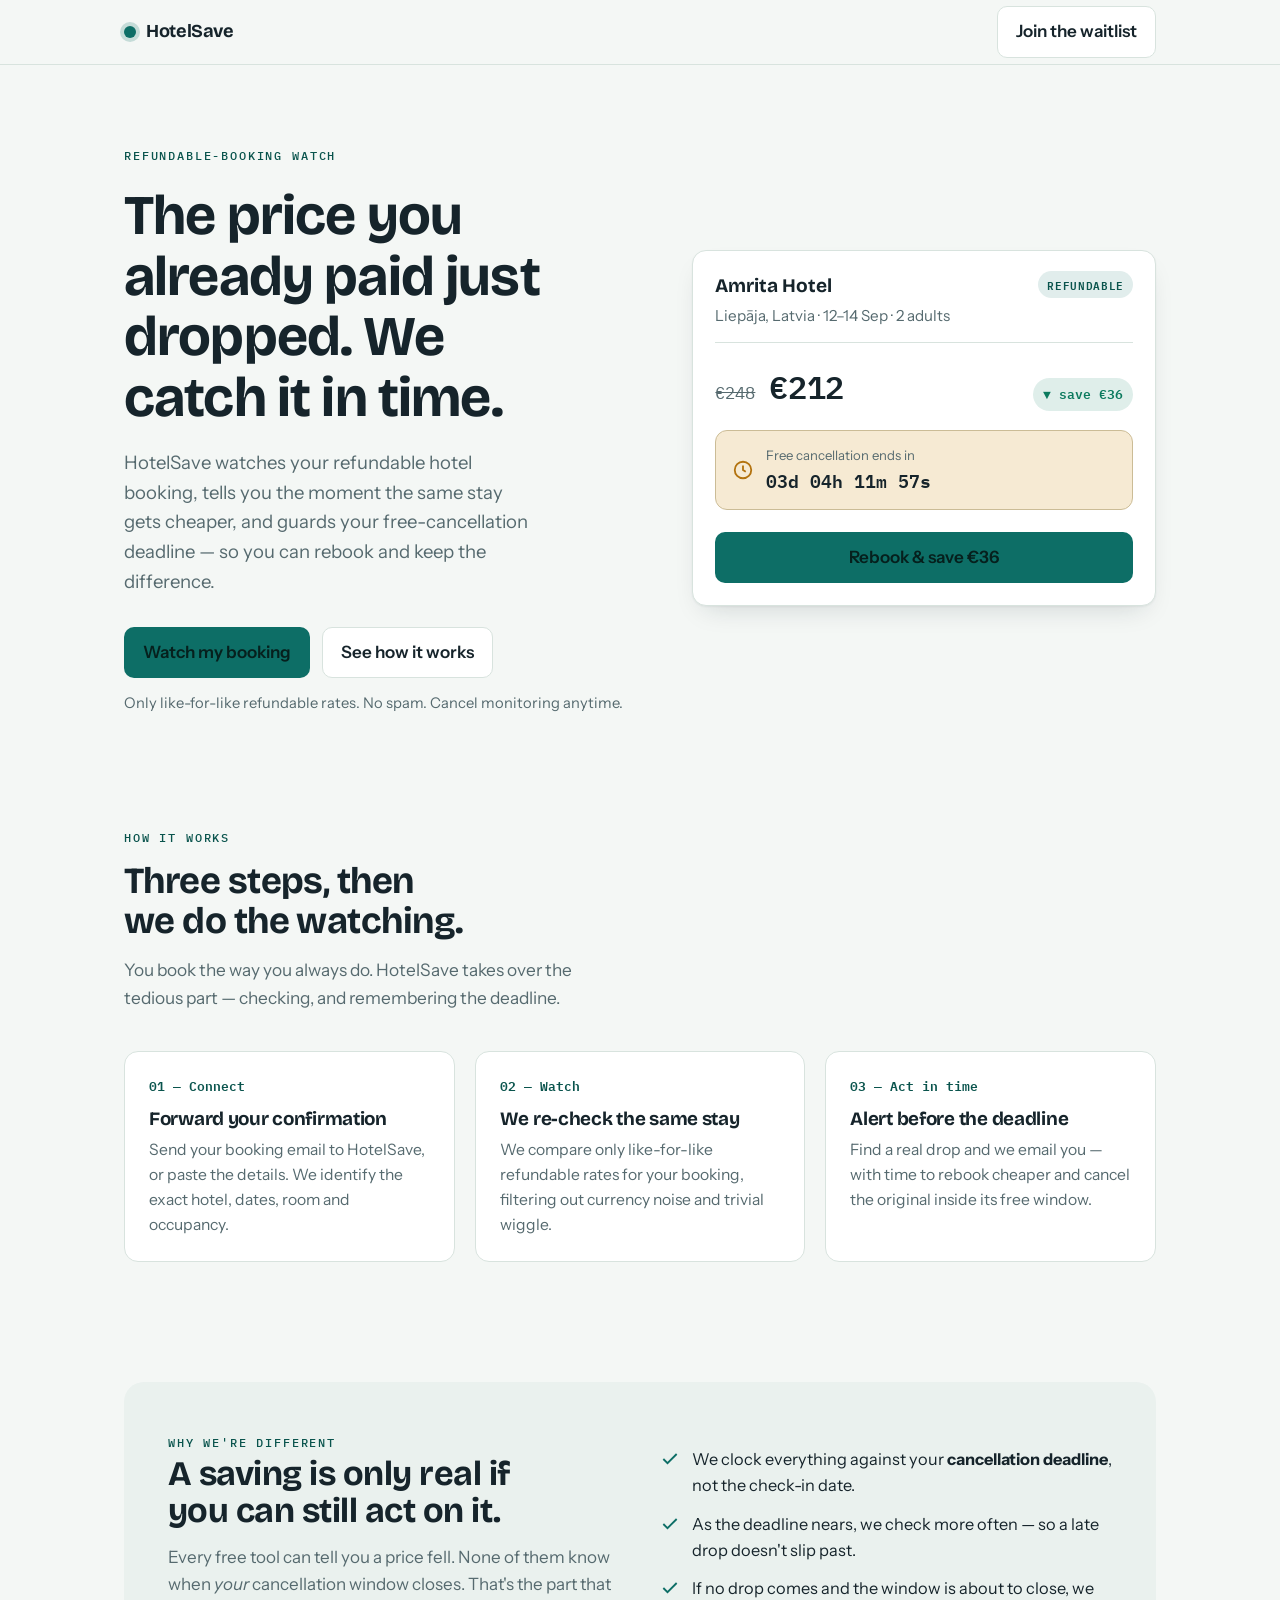
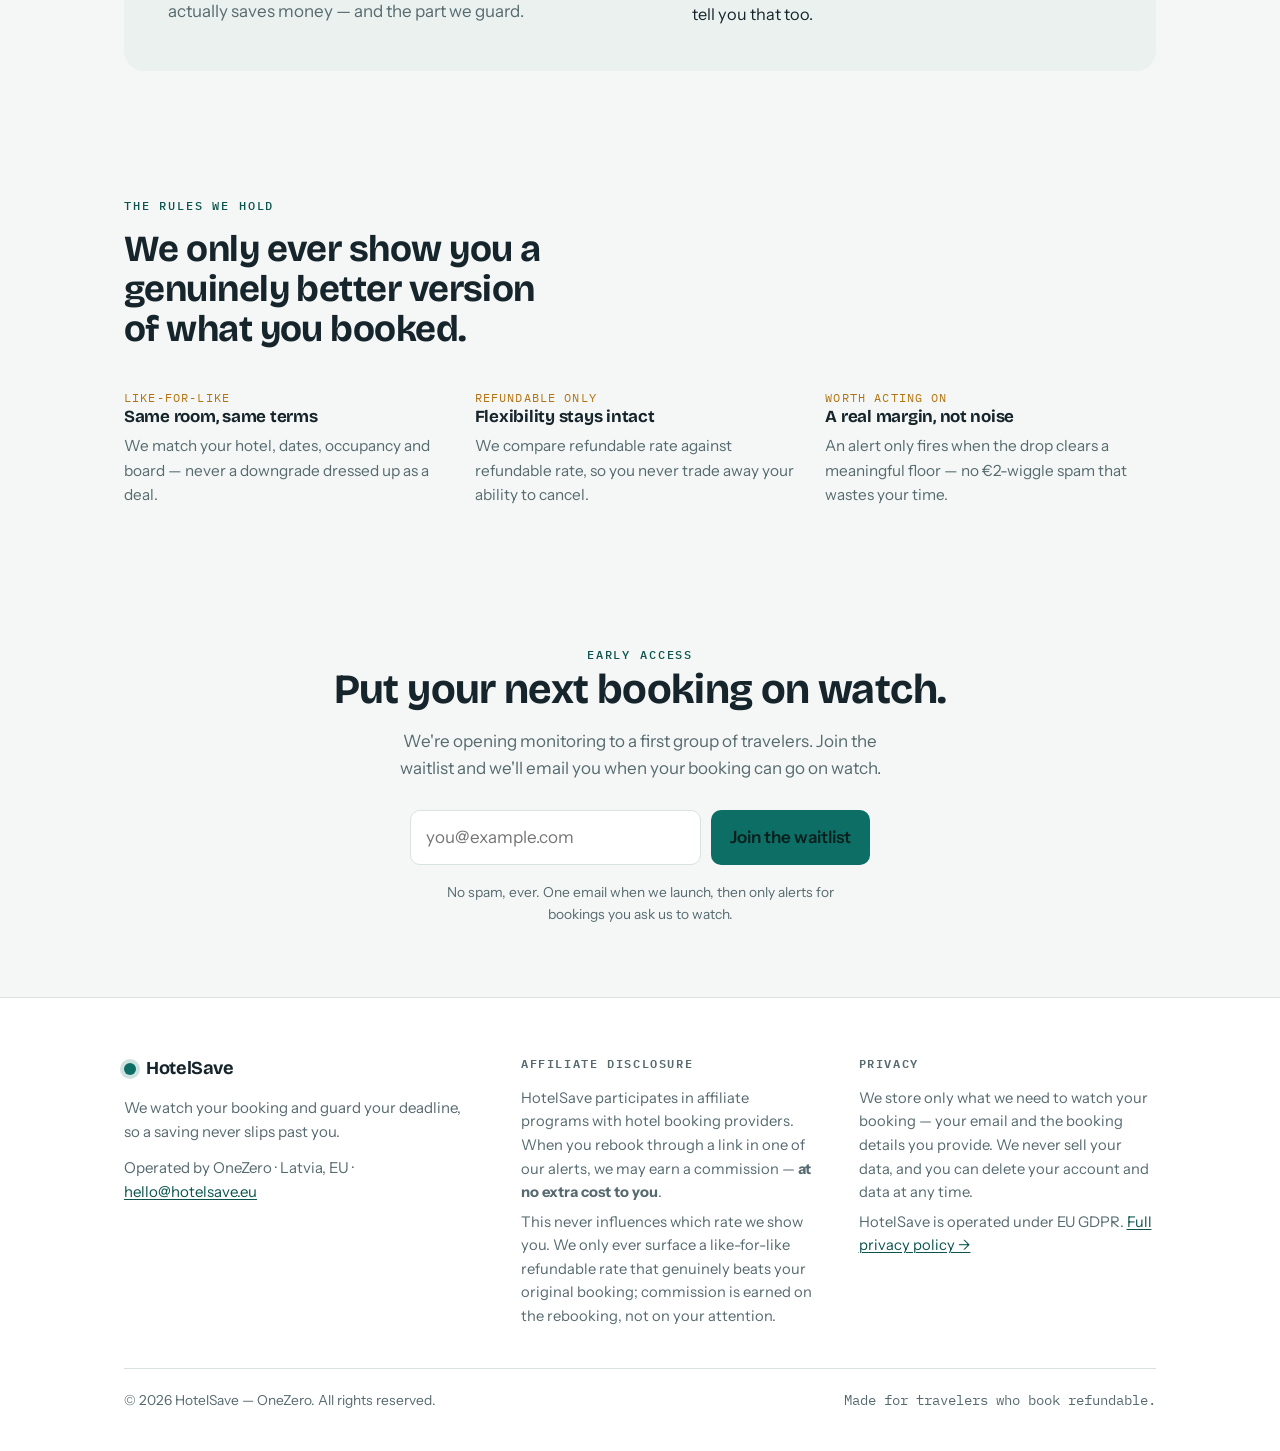
<file: index.html>
<!doctype html>
<html lang="en">
<head>
<meta charset="utf-8">
<meta name="viewport" content="width=device-width, initial-scale=1">
<title>HotelSave</title>
<meta name="description" content="HotelSave watches your refundable hotel booking, alerts you when the same stay drops in price, and guards your free-cancellation deadline so you can always rebook in time.">
<link rel="preconnect" href="https://fonts.googleapis.com">
<link rel="preconnect" href="https://fonts.gstatic.com" crossorigin>
<link rel="stylesheet" href="https://fonts.googleapis.com/css2?family=Bricolage+Grotesque:opsz,wght@12..96,600;12..96,700&family=Instrument+Sans:wght@400;500;600&family=IBM+Plex+Mono:wght@400;500;600&display=swap">
<style>
  :root {
    --bg: #f4f7f5;
    --surface: #ffffff;
    --surface-2: #eaf1ee;
    --border: #d8e3de;
    --ink: #16242b;
    --muted: #566a6f;
    --primary: #0d6e66;
    --primary-ink: #0a544d;
    --accent: #b3730f;          /* deadline amber — used sparingly */
    --accent-soft: #f6ead3;
    --positive: #0b7a5e;        /* the saving */
    --shadow: 0 1px 2px rgba(16,36,43,.05), 0 12px 28px -12px rgba(16,36,43,.18);
    --radius: 14px;
    --maxw: 1080px;
  }
  :root:not([data-theme="light"]) {
    @media (prefers-color-scheme: dark) {
      --bg: #0c161b;
      --surface: #13222a;
      --surface-2: #0f1d23;
      --border: #26373f;
      --ink: #e8f0f0;
      --muted: #9fb3b7;
      --primary: #34a99b;
      --primary-ink: #7fd2c6;
      --accent: #e2ad55;
      --accent-soft: #2a2418;
      --positive: #45c39b;
      --shadow: 0 1px 2px rgba(0,0,0,.3), 0 18px 40px -16px rgba(0,0,0,.6);
    }
  }
  :root[data-theme="dark"] {
    --bg: #0c161b;
    --surface: #13222a;
    --surface-2: #0f1d23;
    --border: #26373f;
    --ink: #e8f0f0;
    --muted: #9fb3b7;
    --primary: #34a99b;
    --primary-ink: #7fd2c6;
    --accent: #e2ad55;
    --accent-soft: #2a2418;
    --positive: #45c39b;
    --shadow: 0 1px 2px rgba(0,0,0,.3), 0 18px 40px -16px rgba(0,0,0,.6);
  }

  * { box-sizing: border-box; }
  html { -webkit-text-size-adjust: 100%; }
  body {
    margin: 0;
    background: var(--bg);
    color: var(--ink);
    font-family: "Instrument Sans", system-ui, -apple-system, Segoe UI, Roboto, sans-serif;
    font-size: 17px;
    line-height: 1.6;
    -webkit-font-smoothing: antialiased;
  }
  h1, h2, h3 {
    font-family: "Bricolage Grotesque", "Instrument Sans", sans-serif;
    font-weight: 700;
    line-height: 1.08;
    letter-spacing: -0.015em;
    text-wrap: balance;
    margin: 0;
  }
  p { margin: 0; }
  a { color: var(--primary-ink); text-decoration-thickness: 1px; text-underline-offset: 2px; }
  .wrap { max-width: var(--maxw); margin: 0 auto; padding: 0 24px; }
  .eyebrow {
    font-family: "IBM Plex Mono", ui-monospace, monospace;
    font-size: .72rem; font-weight: 500;
    letter-spacing: .16em; text-transform: uppercase;
    color: var(--primary-ink);
  }
  .mono { font-family: "IBM Plex Mono", ui-monospace, monospace; font-variant-numeric: tabular-nums; }

  /* ---- top bar ---- */
  header.nav {
    position: sticky; top: 0; z-index: 10;
    background: color-mix(in srgb, var(--bg) 86%, transparent);
    backdrop-filter: blur(8px);
    border-bottom: 1px solid var(--border);
  }
  .nav .wrap { display: flex; align-items: center; justify-content: space-between; height: 64px; gap: 16px; }
  .brand { display: flex; align-items: center; gap: 10px; font-family: "Bricolage Grotesque", sans-serif; font-weight: 700; font-size: 1.14rem; letter-spacing: -.02em; color: var(--ink); text-decoration: none; }
  .brand .dot { width: 12px; height: 12px; border-radius: 50%; background: var(--primary); box-shadow: 0 0 0 4px color-mix(in srgb, var(--primary) 20%, transparent); }
  .btn {
    display: inline-flex; align-items: center; justify-content: center; gap: 8px;
    font: inherit; font-weight: 600; cursor: pointer;
    padding: 11px 18px; border-radius: 10px; border: 1px solid transparent;
    text-decoration: none; transition: transform .12s ease, background .12s ease, border-color .12s ease;
  }
  .btn-primary { background: var(--primary); color: #fff; }
  .btn-primary:hover { transform: translateY(-1px); background: color-mix(in srgb, var(--primary) 88%, #000); }
  .btn-ghost { border-color: var(--border); color: var(--ink); background: var(--surface); }
  .btn-ghost:hover { border-color: var(--primary); }
  :root[data-theme="dark"] .btn-primary, :root:not([data-theme="light"]) .btn-primary { color: #06201d; }

  /* ---- hero ---- */
  .hero { padding: 76px 0 48px; }
  .hero-grid { display: grid; grid-template-columns: 1.05fr .95fr; gap: 56px; align-items: center; }
  .hero h1 { font-size: clamp(2.3rem, 4.6vw, 3.5rem); margin-top: 18px; }
  .hero .lede { margin-top: 20px; font-size: 1.16rem; color: var(--muted); max-width: 34ch; }
  .hero-cta { margin-top: 30px; display: flex; gap: 12px; flex-wrap: wrap; align-items: center; }
  .hero-note { margin-top: 14px; font-size: .92rem; color: var(--muted); }

  /* ---- booking card ---- */
  .card {
    background: var(--surface); border: 1px solid var(--border);
    border-radius: var(--radius); box-shadow: var(--shadow);
  }
  .booking { overflow: hidden; }
  .booking .head { display: flex; align-items: flex-start; justify-content: space-between; gap: 12px; padding: 20px 22px 14px; }
  .booking .hotel { font-family: "Bricolage Grotesque", sans-serif; font-weight: 700; font-size: 1.2rem; }
  .booking .sub { color: var(--muted); font-size: .95rem; margin-top: 2px; }
  .chip {
    font-family: "IBM Plex Mono", monospace; font-size: .68rem; font-weight: 600;
    letter-spacing: .06em; text-transform: uppercase;
    padding: 5px 9px; border-radius: 999px;
    background: color-mix(in srgb, var(--primary) 12%, transparent);
    color: var(--primary-ink); white-space: nowrap;
  }
  .booking .rule { height: 1px; background: var(--border); margin: 0 22px; }
  .prices { display: flex; align-items: baseline; gap: 14px; padding: 18px 22px 6px; }
  .prices .was { font-family: "IBM Plex Mono", monospace; color: var(--muted); text-decoration: line-through; font-size: 1.05rem; }
  .prices .now { font-family: "IBM Plex Mono", monospace; font-weight: 600; font-size: 2rem; letter-spacing: -.01em; }
  .prices .save {
    margin-left: auto; font-family: "IBM Plex Mono", monospace; font-weight: 600; font-size: .82rem;
    color: var(--positive); background: color-mix(in srgb, var(--positive) 13%, transparent);
    padding: 6px 10px; border-radius: 999px;
  }
  .deadline {
    margin: 12px 22px 22px; padding: 14px 16px; border-radius: 12px;
    background: var(--accent-soft); border: 1px solid color-mix(in srgb, var(--accent) 35%, var(--border));
    display: flex; align-items: center; gap: 12px;
  }
  .deadline .clock { color: var(--accent); flex: 0 0 auto; }
  .deadline .label { font-size: .82rem; color: var(--muted); }
  .deadline .time { font-family: "IBM Plex Mono", monospace; font-weight: 600; font-size: 1.14rem; color: var(--ink); font-variant-numeric: tabular-nums; }
  .booking .foot { padding: 0 22px 22px; }
  .booking .foot .btn { width: 100%; }
  .stub { position: absolute; }

  /* ---- sections ---- */
  section { padding: 60px 0; }
  .section-head { max-width: 42ch; margin-bottom: 40px; }
  .section-head h2 { font-size: clamp(1.7rem, 3vw, 2.3rem); margin-top: 12px; }
  .section-head p { margin-top: 14px; color: var(--muted); font-size: 1.08rem; }

  .steps { display: grid; grid-template-columns: repeat(3, 1fr); gap: 20px; }
  .step { background: var(--surface); border: 1px solid var(--border); border-radius: var(--radius); padding: 24px; }
  .step .n { font-family: "IBM Plex Mono", monospace; font-size: .8rem; font-weight: 600; color: var(--primary-ink); }
  .step h3 { font-size: 1.18rem; margin: 12px 0 8px; }
  .step p { color: var(--muted); font-size: .98rem; }

  .wedge { background: var(--surface-2); border-radius: 20px; padding: 44px; display: grid; grid-template-columns: 1fr 1fr; gap: 40px; align-items: center; }
  .wedge h2 { font-size: clamp(1.6rem, 2.8vw, 2.15rem); }
  .wedge p { margin-top: 14px; color: var(--muted); }
  .wedge ul { margin: 20px 0 0; padding: 0; list-style: none; display: grid; gap: 12px; }
  .wedge li { display: flex; gap: 12px; align-items: flex-start; font-size: 1.02rem; }
  .wedge li svg { flex: 0 0 auto; color: var(--primary); margin-top: 3px; }

  .ethics { display: grid; grid-template-columns: repeat(3,1fr); gap: 20px; }
  .ethics .item h3 { font-size: 1.06rem; margin-bottom: 8px; }
  .ethics .item p { color: var(--muted); font-size: .96rem; }
  .ethics .item .k { font-family: "IBM Plex Mono", monospace; font-size: .72rem; letter-spacing: .1em; text-transform: uppercase; color: var(--accent); }

  /* ---- waitlist ---- */
  .cta-band { text-align: center; padding: 72px 0; }
  .cta-band h2 { font-size: clamp(1.9rem, 3.4vw, 2.6rem); }
  .cta-band p { margin: 16px auto 0; color: var(--muted); max-width: 46ch; }
  form.waitlist { margin: 28px auto 0; max-width: 460px; display: flex; gap: 10px; }
  form.waitlist input {
    flex: 1; font: inherit; padding: 13px 15px; border-radius: 10px;
    border: 1px solid var(--border); background: var(--surface); color: var(--ink);
  }
  form.waitlist input:focus-visible { outline: 2px solid var(--primary); outline-offset: 1px; border-color: var(--primary); }
  .waitlist-done { margin: 22px auto 0; color: var(--positive); font-weight: 600; }
  .cta-fine { margin-top: 14px; font-size: .86rem; color: var(--muted); }

  /* ---- footer / legal ---- */
  footer { border-top: 1px solid var(--border); background: var(--surface); padding: 56px 0 40px; }
  .foot-grid { display: grid; grid-template-columns: 1.2fr 1fr 1fr; gap: 40px; }
  footer h4 { font-family: "IBM Plex Mono", monospace; font-size: .72rem; letter-spacing: .14em; text-transform: uppercase; color: var(--muted); margin: 0 0 14px; font-weight: 600; }
  .legal { font-size: .92rem; color: var(--muted); }
  .legal h3 { font-size: 1rem; margin: 22px 0 6px; color: var(--ink); }
  .legal p { margin-top: 6px; }
  .foot-brand p { color: var(--muted); font-size: .94rem; margin-top: 12px; max-width: 34ch; }
  .copyright { margin-top: 40px; padding-top: 20px; border-top: 1px solid var(--border); font-size: .86rem; color: var(--muted); display: flex; justify-content: space-between; gap: 16px; flex-wrap: wrap; }

  @media (max-width: 860px) {
    .hero-grid, .wedge { grid-template-columns: 1fr; }
    .hero { padding: 48px 0 32px; }
    .hero .lede { max-width: none; }
    .steps, .ethics, .foot-grid { grid-template-columns: 1fr; }
    .wedge { padding: 30px; }
  }
  @media (prefers-reduced-motion: reduce) {
    * { transition: none !important; animation: none !important; }
  }
</style>
</head>
<body>
<header class="nav">
  <div class="wrap">
    <a class="brand" href="#top"><span class="dot" aria-hidden="true"></span>HotelSave</a>
    <a class="btn btn-ghost" href="#waitlist-cta">Join the waitlist</a>
  </div>
</header>

<main id="top">
  <!-- ============ HERO ============ -->
  <section class="hero">
    <div class="wrap hero-grid">
      <div>
        <span class="eyebrow">Refundable-booking watch</span>
        <h1>The price you already paid just dropped. We catch it in time.</h1>
        <p class="lede">HotelSave watches your refundable hotel booking, tells you the moment the same stay gets cheaper, and guards your free-cancellation deadline — so you can rebook and keep the difference.</p>
        <div class="hero-cta">
          <a class="btn btn-primary" href="#waitlist-cta">Watch my booking</a>
          <a class="btn btn-ghost" href="#how">See how it works</a>
        </div>
        <p class="hero-note">Only like-for-like refundable rates. No spam. Cancel monitoring anytime.</p>
      </div>

      <!-- monitored-booking card: the thesis, made concrete -->
      <div class="card booking" role="img" aria-label="Example monitored booking: Amrita Hotel in Liepāja, dropped from 248 to 212 euros, with 3 days left to cancel for free.">
        <div class="head">
          <div>
            <div class="hotel">Amrita Hotel</div>
            <div class="sub">Liepāja, Latvia · 12–14 Sep · 2 adults</div>
          </div>
          <span class="chip">Refundable</span>
        </div>
        <div class="rule"></div>
        <div class="prices">
          <span class="was">€248</span>
          <span class="now">€212</span>
          <span class="save">▼ save €36</span>
        </div>
        <div class="deadline">
          <svg class="clock" width="22" height="22" viewBox="0 0 24 24" fill="none" stroke="currentColor" stroke-width="2" aria-hidden="true"><circle cx="12" cy="12" r="9"/><path d="M12 7v5l3 2"/></svg>
          <div>
            <div class="label">Free cancellation ends in</div>
            <div class="time" id="countdown">03d 04h 12m 00s</div>
          </div>
        </div>
        <div class="foot">
          <a class="btn btn-primary" href="#waitlist-cta">Rebook &amp; save €36</a>
        </div>
      </div>
    </div>
  </section>

  <!-- ============ HOW IT WORKS ============ -->
  <section id="how">
    <div class="wrap">
      <div class="section-head">
        <span class="eyebrow">How it works</span>
        <h2>Three steps, then we do the watching.</h2>
        <p>You book the way you always do. HotelSave takes over the tedious part — checking, and remembering the deadline.</p>
      </div>
      <div class="steps">
        <div class="step">
          <div class="n">01 — Connect</div>
          <h3>Forward your confirmation</h3>
          <p>Send your booking email to HotelSave, or paste the details. We identify the exact hotel, dates, room and occupancy.</p>
        </div>
        <div class="step">
          <div class="n">02 — Watch</div>
          <h3>We re-check the same stay</h3>
          <p>We compare only like-for-like refundable rates for your booking, filtering out currency noise and trivial wiggle.</p>
        </div>
        <div class="step">
          <div class="n">03 — Act in time</div>
          <h3>Alert before the deadline</h3>
          <p>Find a real drop and we email you — with time to rebook cheaper and cancel the original inside its free window.</p>
        </div>
      </div>
    </div>
  </section>

  <!-- ============ DEADLINE WEDGE ============ -->
  <section>
    <div class="wrap">
      <div class="wedge">
        <div>
          <span class="eyebrow">Why we're different</span>
          <h2>A saving is only real if you can still act on it.</h2>
          <p>Every free tool can tell you a price fell. None of them know when <em>your</em> cancellation window closes. That's the part that actually saves money — and the part we guard.</p>
        </div>
        <ul>
          <li><svg width="20" height="20" viewBox="0 0 24 24" fill="none" stroke="currentColor" stroke-width="2.2" aria-hidden="true"><path d="M20 6L9 17l-5-5"/></svg><span>We clock everything against your <strong>cancellation deadline</strong>, not the check-in date.</span></li>
          <li><svg width="20" height="20" viewBox="0 0 24 24" fill="none" stroke="currentColor" stroke-width="2.2" aria-hidden="true"><path d="M20 6L9 17l-5-5"/></svg><span>As the deadline nears, we check more often — so a late drop doesn't slip past.</span></li>
          <li><svg width="20" height="20" viewBox="0 0 24 24" fill="none" stroke="currentColor" stroke-width="2.2" aria-hidden="true"><path d="M20 6L9 17l-5-5"/></svg><span>If no drop comes and the window is about to close, we tell you that too.</span></li>
        </ul>
      </div>
    </div>
  </section>

  <!-- ============ ETHICS ============ -->
  <section>
    <div class="wrap">
      <div class="section-head">
        <span class="eyebrow">The rules we hold</span>
        <h2>We only ever show you a genuinely better version of what you booked.</h2>
      </div>
      <div class="ethics">
        <div class="item">
          <div class="k">Like-for-like</div>
          <h3>Same room, same terms</h3>
          <p>We match your hotel, dates, occupancy and board — never a downgrade dressed up as a deal.</p>
        </div>
        <div class="item">
          <div class="k">Refundable only</div>
          <h3>Flexibility stays intact</h3>
          <p>We compare refundable rate against refundable rate, so you never trade away your ability to cancel.</p>
        </div>
        <div class="item">
          <div class="k">Worth acting on</div>
          <h3>A real margin, not noise</h3>
          <p>An alert only fires when the drop clears a meaningful floor — no €2-wiggle spam that wastes your time.</p>
        </div>
      </div>
    </div>
  </section>

  <!-- ============ WAITLIST ============ -->
  <section class="cta-band" id="waitlist-cta">
    <div class="wrap">
      <span class="eyebrow">Early access</span>
      <h2>Put your next booking on watch.</h2>
      <p>We're opening monitoring to a first group of travelers. Join the waitlist and we'll email you when your booking can go on watch.</p>
      <!-- NOTE: wire this form's action to your backend or a form service (e.g. Formspree) to actually capture emails. -->
      <form class="waitlist" id="waitlist" action="#" method="post" novalidate>
        <input type="email" name="email" required autocomplete="email" placeholder="you@example.com" aria-label="Email address">
        <button class="btn btn-primary" type="submit">Join the waitlist</button>
      </form>
      <p class="waitlist-done" id="waitlist-done" hidden>Thanks — you're on the list. We'll be in touch when monitoring opens.</p>
      <p class="cta-fine">No spam, ever. One email when we launch, then only alerts for bookings you ask us to watch.</p>
    </div>
  </section>
</main>

<!-- ============ FOOTER + LEGAL (required for affiliate applications) ============ -->
<footer>
  <div class="wrap">
    <div class="foot-grid">
      <div class="foot-brand">
        <a class="brand" href="#top"><span class="dot" aria-hidden="true"></span>HotelSave</a>
        <p>We watch your booking and guard your deadline, so a saving never slips past you.</p>
        <!-- Replace with your registered legal entity + contact once confirmed. -->
        <p class="legal">Operated by OneZero · Latvia, EU · <a href="mailto:hello@hotelsave.eu">hello@hotelsave.eu</a></p>
      </div>

      <div class="legal" id="affiliate-disclosure">
        <h4>Affiliate disclosure</h4>
        <p>HotelSave participates in affiliate programs with hotel booking providers. When you rebook through a link in one of our alerts, we may earn a commission — <strong>at no extra cost to you</strong>.</p>
        <p>This never influences which rate we show you. We only ever surface a like-for-like refundable rate that genuinely beats your original booking; commission is earned on the rebooking, not on your attention.</p>
      </div>

      <div class="legal" id="privacy">
        <h4>Privacy</h4>
        <p>We store only what we need to watch your booking — your email and the booking details you provide. We never sell your data, and you can delete your account and data at any time.</p>
        <p>HotelSave is operated under EU GDPR. <!-- Link your full policy page here --><a href="#privacy">Full privacy policy →</a></p>
      </div>
    </div>
    <div class="copyright">
      <span>© <span id="year">2026</span> HotelSave — OneZero. All rights reserved.</span>
      <span class="mono">Made for travelers who book refundable.</span>
    </div>
  </div>
</footer>

<script>
  // Live countdown to the free-cancellation deadline — the product's core clock.
  (function () {
    var el = document.getElementById("countdown");
    if (!el) return;
    var deadline = Date.now() + (3 * 24 * 60 * 60 + 4 * 3600 + 12 * 60) * 1000;
    function pad(n) { return String(n).padStart(2, "0"); }
    function tick() {
      var ms = deadline - Date.now();
      if (ms < 0) ms = 0;
      var s = Math.floor(ms / 1000);
      var d = Math.floor(s / 86400); s -= d * 86400;
      var h = Math.floor(s / 3600);  s -= h * 3600;
      var m = Math.floor(s / 60);    s -= m * 60;
      el.textContent = pad(d) + "d " + pad(h) + "h " + pad(m) + "m " + pad(s) + "s";
    }
    tick();
    var reduce = window.matchMedia && window.matchMedia("(prefers-reduced-motion: reduce)").matches;
    if (!reduce) setInterval(tick, 1000);
  })();

  // Waitlist: front-end acknowledgement. Wire the form action to real capture before launch.
  (function () {
    var form = document.getElementById("waitlist");
    var done = document.getElementById("waitlist-done");
    if (!form) return;
    form.addEventListener("submit", function (e) {
      e.preventDefault();
      if (!form.email.value || form.email.validity.typeMismatch) { form.email.focus(); return; }
      form.hidden = true;
      done.hidden = false;
    });
  })();

  document.getElementById("year").textContent = String(new Date().getFullYear());
</script>
</body>
</html>
</file>
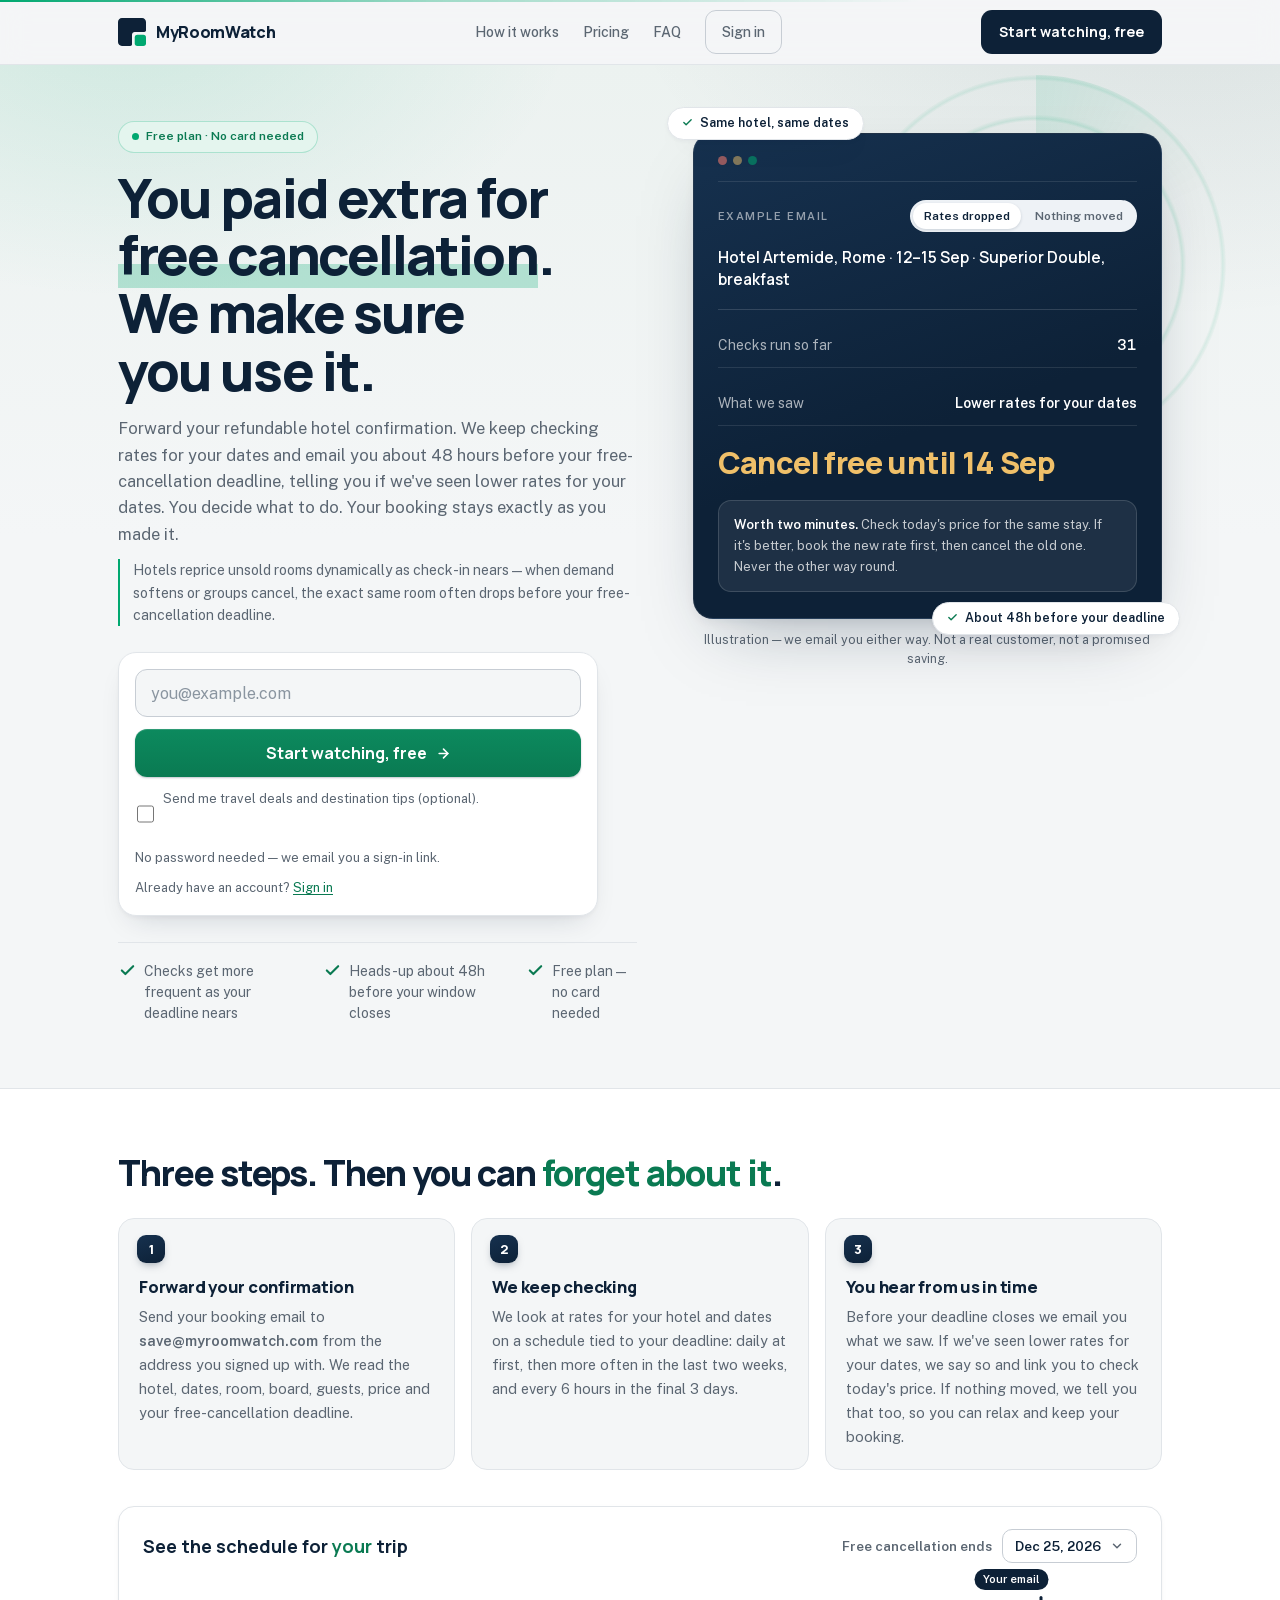
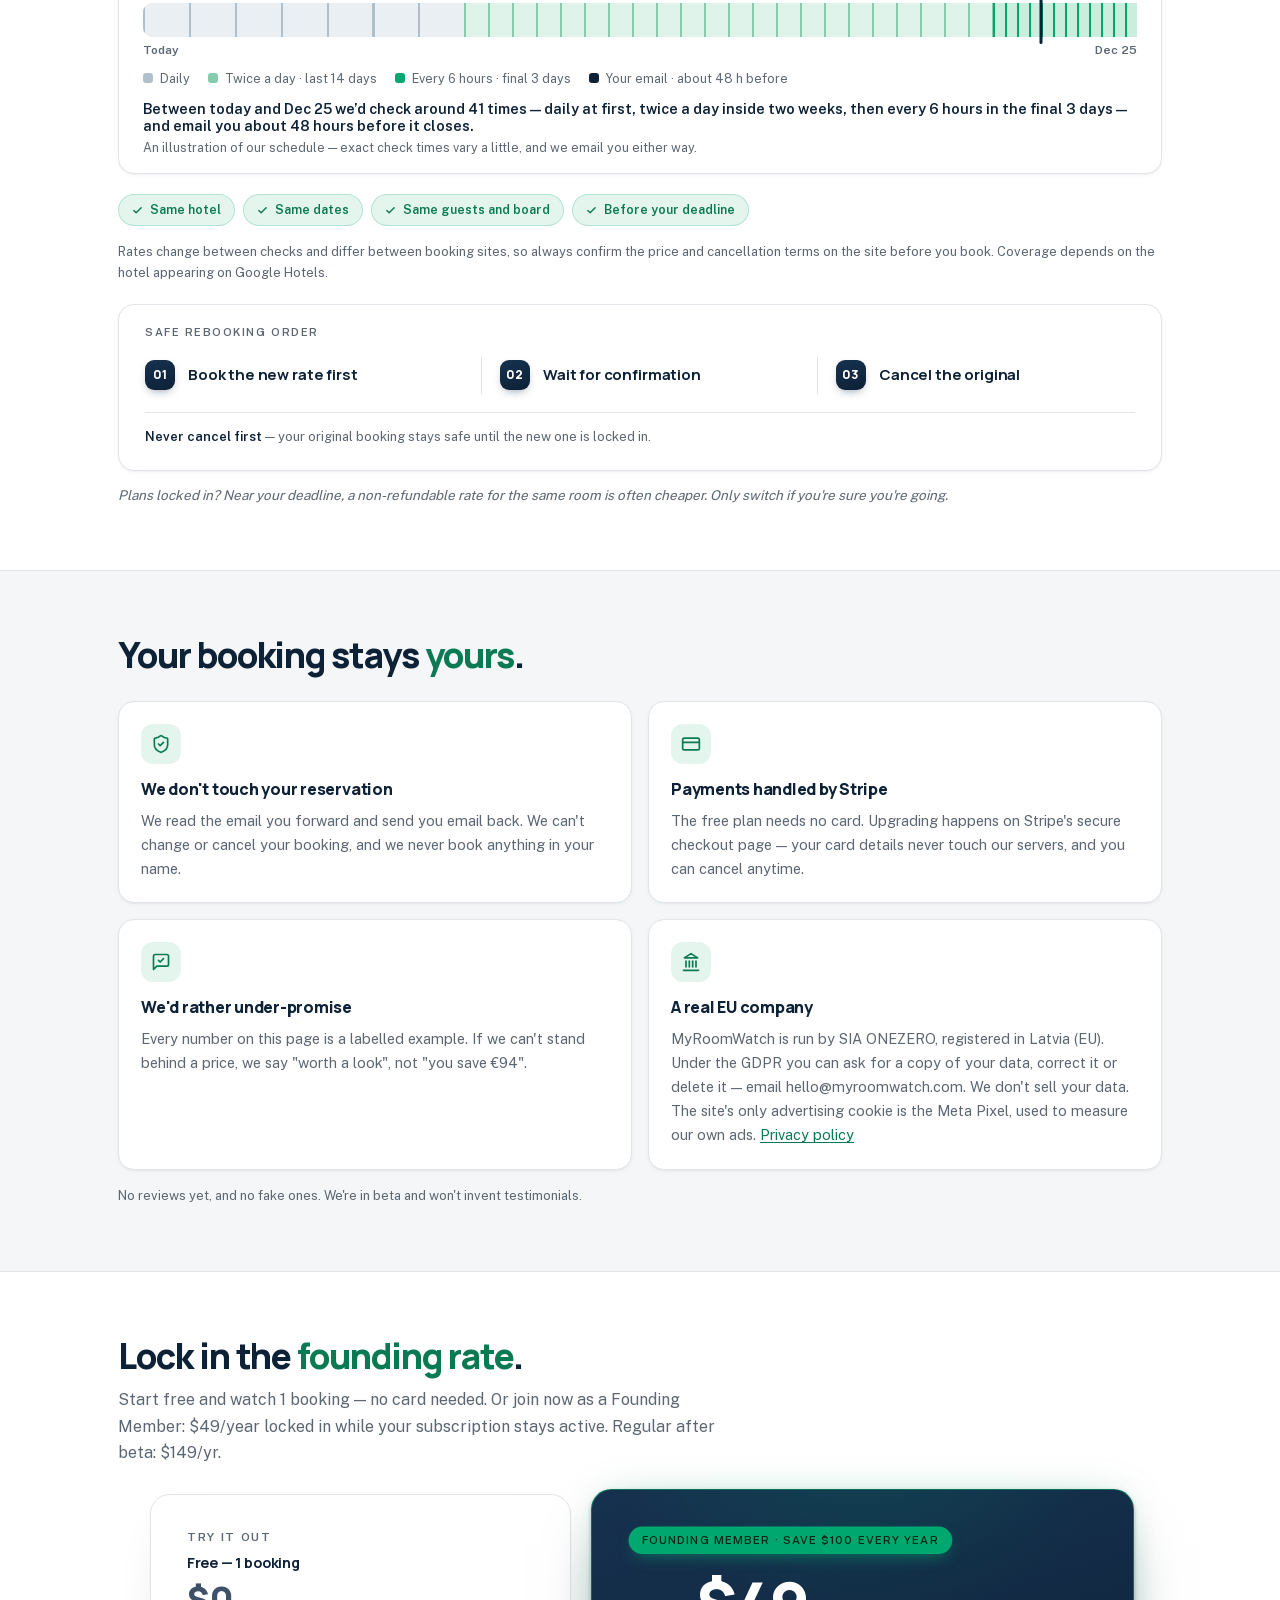
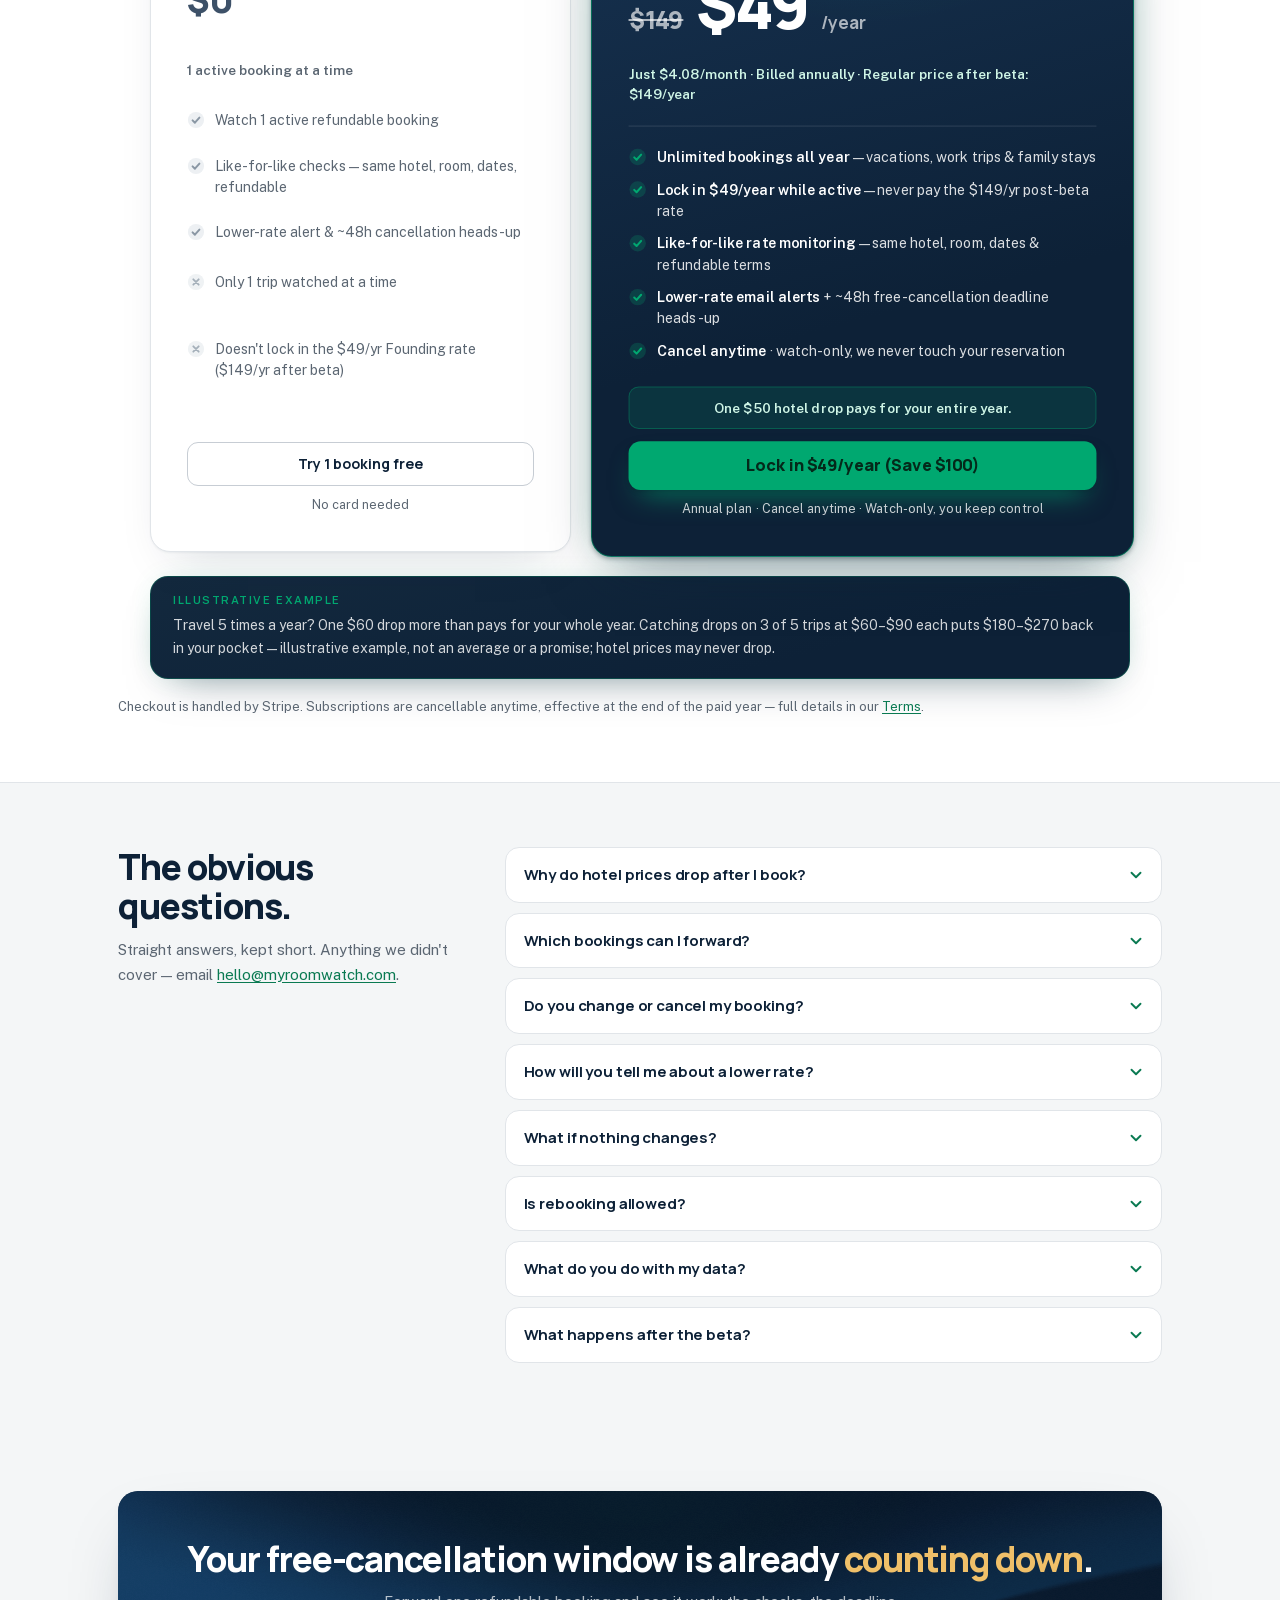
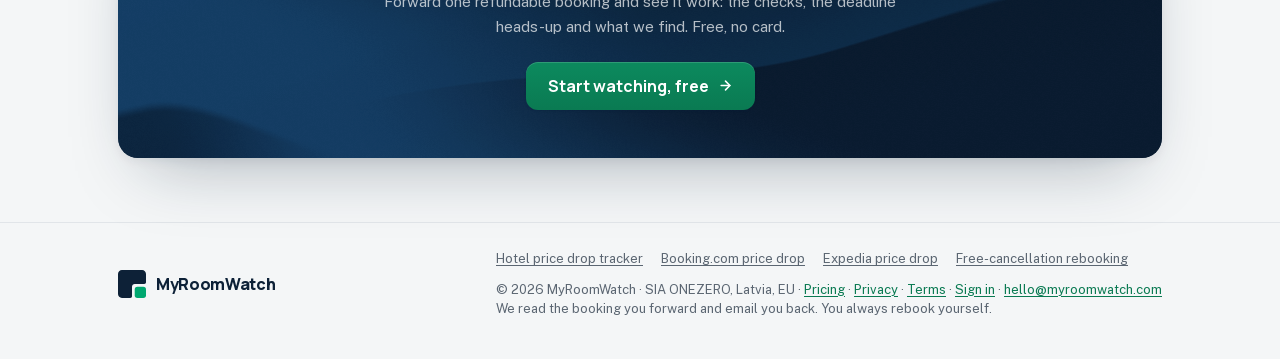
<file: landing/index.html>
<!DOCTYPE html>
<html lang="en">
<head>
<meta charset="utf-8">
<meta name="viewport" content="width=device-width, initial-scale=1">
<title>MyRoomWatch: use your free cancellation before it runs out</title>
<meta name="description" content="Forward your refundable hotel booking. We keep checking rates for your dates and email you before your free-cancellation deadline. Free plan available.">
<link rel="canonical" href="https://www.myroomwatch.com/">
<meta property="og:type" content="website">
<meta property="og:url" content="https://www.myroomwatch.com/">
<meta property="og:title" content="MyRoomWatch: use your free cancellation before it runs out">
<meta property="og:description" content="Forward your refundable hotel booking. We keep checking rates for your dates and email you before your free-cancellation deadline. Free plan available.">
<meta property="og:image" content="https://www.myroomwatch.com/og.png">
<meta property="og:image:width" content="1200">
<meta property="og:image:height" content="630">
<meta name="twitter:card" content="summary_large_image">
<meta name="twitter:title" content="MyRoomWatch: use your free cancellation before it runs out">
<meta name="twitter:description" content="Forward your refundable hotel booking. We keep checking rates for your dates and email you before your free-cancellation deadline. Free plan available.">
<meta name="twitter:image" content="https://www.myroomwatch.com/og.png">
<meta property="og:site_name" content="MyRoomWatch">
<meta property="og:locale" content="en">
<meta property="og:image:alt" content="MyRoomWatch — watch a refundable hotel booking and get an email before your free-cancellation deadline">
<meta name="twitter:image:alt" content="MyRoomWatch — watch a refundable hotel booking and get an email before your free-cancellation deadline">
<meta name="theme-color" content="#0D2137">
<link rel="alternate" type="text/markdown" href="https://www.myroomwatch.com/index.md">
<link rel="describedby" href="https://www.myroomwatch.com/llms.txt">
<link rel="icon" type="image/svg+xml" href="/favicon.svg">
<link rel="stylesheet" href="styles.css">
<script type="application/ld+json">
{
  "@context": "https://schema.org",
  "@graph": [
    {
      "@type": "Organization",
      "@id": "https://www.myroomwatch.com/#organization",
      "name": "MyRoomWatch",
      "legalName": "SIA ONEZERO",
      "url": "https://www.myroomwatch.com/",
      "email": "hello@myroomwatch.com",
      "identifier": "41503079902",
      "address": {
        "@type": "PostalAddress",
        "streetAddress": "Kolkasraga iela 3-15",
        "addressLocality": "Riga",
        "postalCode": "LV-1002",
        "addressCountry": "LV"
      },
      "contactPoint": {
        "@type": "ContactPoint",
        "email": "hello@myroomwatch.com",
        "contactType": "customer support",
        "availableLanguage": ["English"]
      }
    },
    {
      "@type": "WebSite",
      "@id": "https://www.myroomwatch.com/#website",
      "url": "https://www.myroomwatch.com/",
      "name": "MyRoomWatch",
      "description": "Forward your refundable hotel booking. MyRoomWatch keeps checking rates for your dates and emails you about 48 hours before your free-cancellation deadline.",
      "inLanguage": "en",
      "publisher": { "@id": "https://www.myroomwatch.com/#organization" }
    },
    {
      "@type": "SoftwareApplication",
      "@id": "https://www.myroomwatch.com/#app",
      "name": "MyRoomWatch",
      "url": "https://www.myroomwatch.com/",
      "applicationCategory": "TravelApplication",
      "operatingSystem": "Web",
      "description": "MyRoomWatch watches a refundable hotel booking you already made. Forward your confirmation email, and about 48 hours before your free-cancellation deadline you receive an email saying whether lower public rates were seen for the same hotel and dates. You decide whether to cancel and rebook yourself. MyRoomWatch does not change, cancel, or book reservations. A free plan watches 1 active booking at a time.",
      "offers": {
        "@type": "Offer",
        "price": "0",
        "priceCurrency": "USD",
        "description": "A free plan watches 1 active refundable booking at a time — no card required. Founding Members who join during the beta pay $49 per year (billed annually — the only plan) through Stripe checkout and keep that rate while their subscription stays active; the regular price after beta is $149 per year for Pro, covering every booking. Cancel anytime, effective at the end of the paid year."
      },
      "provider": { "@id": "https://www.myroomwatch.com/#organization" },
      "publisher": { "@id": "https://www.myroomwatch.com/#organization" },
      "isAccessibleForFree": true,
      "inLanguage": "en"
    },
    {
      "@type": "FAQPage",
      "@id": "https://www.myroomwatch.com/#faq",
      "mainEntity": [
        {
          "@type": "Question",
          "name": "Why do hotel prices drop after I book?",
          "acceptedAnswer": {
            "@type": "Answer",
            "text": "Hotels adjust rates constantly using dynamic pricing software. When occupancy is slower than expected, a group block cancels, or a nearby hotel cuts its rate, the exact same room can drop significantly before your free-cancellation deadline. Most travellers never check again after booking — we keep watching your reservation and tell you before your deadline if we've seen a cheaper rate."
          }
        },
        {
          "@type": "Question",
          "name": "Which bookings can I forward?",
          "acceptedAnswer": {
            "@type": "Answer",
            "text": "Any hotel booking with free cancellation, from any booking site or the hotel directly, anywhere in the world. Coverage is best where the hotel appears on Google Hotels. Non-refundable bookings can't be rebooked, so we'll tell you if we get one."
          }
        },
        {
          "@type": "Question",
          "name": "Do you change or cancel my booking?",
          "acceptedAnswer": {
            "@type": "Answer",
            "text": "No. We only read the confirmation you forward. Any rebooking or cancelling is yours to do, on the booking site."
          }
        },
        {
          "@type": "Question",
          "name": "How will you tell me about a lower rate?",
          "acceptedAnswer": {
            "@type": "Answer",
            "text": "By email: \"We've seen lower rates for your dates\", with a link to check today's price. We don't quote a saving we can't stand behind, because prices and cancellation terms differ between sites."
          }
        },
        {
          "@type": "Question",
          "name": "What if nothing changes?",
          "acceptedAnswer": {
            "@type": "Answer",
            "text": "You'll still get a heads-up about 48 hours before your free-cancellation window closes, so you never find out about a deadline too late."
          }
        },
        {
          "@type": "Question",
          "name": "Is rebooking allowed?",
          "acceptedAnswer": {
            "@type": "Answer",
            "text": "Usually, yes. A free-cancellation rate lets you cancel before the deadline, and making a new booking is a normal booking. Always check your booking's own cancellation terms first."
          }
        },
        {
          "@type": "Question",
          "name": "What do you do with my data?",
          "acceptedAnswer": {
            "@type": "Answer",
            "text": "We use it only to watch your booking and email you. Our providers handle hosting, email and reading your confirmation. The full list is in our Privacy policy. Delete your account any time by emailing hello@myroomwatch.com."
          }
        },
        {
          "@type": "Question",
          "name": "What happens after the beta?",
          "acceptedAnswer": {
            "@type": "Answer",
            "text": "Founding Member checkout is open now: join during the beta and you pay $49/year (billed annually — the only plan), locked in while your subscription stays active. The regular price after beta is $149/year, and a free plan still watches 1 active booking. You can cancel anytime, effective at the end of your paid year."
          }
        }
      ]
    }
  ]
}
</script>

<!-- Meta Pixel -->
<script>
!function(f,b,e,v,n,t,s){if(f.fbq)return;n=f.fbq=function(){n.callMethod?
n.callMethod.apply(n,arguments):n.queue.push(arguments)};if(!f._fbq)f._fbq=n;
n.push=n;n.loaded=!0;n.version='2.0';n.queue=[];t=b.createElement(e);t.async=!0;
t.src=v;s=b.getElementsByTagName(e)[0];s.parentNode.insertBefore(t,s)}(window,
document,'script','https://connect.facebook.net/en_US/fbevents.js');
fbq('init', '955713480660923');
fbq('track', 'PageView');
// Shared tracker: mrwFb(name, params, eventId) — eventId pairs the browser
// event with its Conversions API twin for deduplication.
window.mrwFb = function (name, params, eventId) {
  try { fbq('track', name, params || {}, eventId ? { eventID: eventId } : undefined); } catch (e) {}
};
// Server-side companion: posts the event to our API so the Conversions API
// receives the same event_id (plus _fbp/_fbc, and the email when known).
// text/plain keeps sendBeacon preflight-free; the API parses the body as JSON.
window.mrwFbBeacon = function (eventName, eventId, email) {
  try {
    var fbp = document.cookie.match(/(?:^|; )_fbp=([^;]+)/);
    var fbc = document.cookie.match(/(?:^|; )_fbc=([^;]+)/);
    var body = JSON.stringify({
      event_name: eventName,
      event_id: eventId,
      event_source_url: location.href.split("#")[0],
      fbp: fbp ? decodeURIComponent(fbp[1]) : null,
      fbc: fbc ? decodeURIComponent(fbc[1]) : null,
      email: email || null
    });
    var url = "https://api.myroomwatch.com/billing/meta/event";
    if (navigator.sendBeacon) {
      navigator.sendBeacon(url, new Blob([body], { type: "text/plain" }));
    } else {
      fetch(url, { method: "POST", body: body, keepalive: true });
    }
  } catch (e) {}
};
</script>
<noscript><img height="1" width="1" style="display:none" alt=""
src="https://www.facebook.com/tr?id=955713480660923&ev=PageView&noscript=1"></noscript>
<!-- End Meta Pixel -->
</head>
<body>

<header class="site-header">
  <div class="wrap">
    <a class="logo" href="/"><span class="logo-mark"></span>MyRoomWatch</a>
    <nav class="nav" aria-label="Main">
      <a href="#how">How it works</a>
      <a href="#pricing">Pricing</a>
      <a href="#faq">FAQ</a>
      <a class="btn btn-ghost" href="/dashboard">Sign in</a>
    </nav>
    <div class="header-cta">
      <a class="btn btn-dark" href="#start">Start watching, free</a>
      <details class="mnav">
        <summary aria-label="Menu">Menu</summary>
        <nav class="menu" aria-label="Mobile">
          <a href="#how">How it works</a>
          <a href="#pricing">Pricing</a>
          <a href="#faq">FAQ</a>
          <a href="/dashboard">Sign in</a>
        </nav>
      </details>
    </div>
  </div>
</header>

<main>
  <div class="hero-bg" aria-hidden="true"></div>
  <!-- 1 · Hero -->
  <section class="wrap hero" id="start">
    <div class="hero-grid">
      <div>
        <span class="pill">Free plan · No card needed</span>
        <h1>You paid extra for <span class="hl">free cancellation</span>. We make sure you use it.</h1>
        <p class="sub">Forward your refundable hotel confirmation. We keep checking rates for your dates and email you about 48 hours before your free-cancellation deadline, telling you if we've seen lower rates for your dates. You decide what to do. Your booking stays exactly as you made it.</p>
        <p class="why-line">Hotels reprice unsold rooms dynamically as check-in nears — when demand softens or groups cancel, the exact same room often drops before your free-cancellation deadline.</p>

        <form class="hero-form" id="signup-form" novalidate>
          <div class="fields">
            <label class="sr-only" for="signup-email">Email address</label>
            <input type="email" name="email" id="signup-email" required
                   autocomplete="email" placeholder="you@example.com">
            <button class="btn btn-primary" type="submit" id="signup-submit">Start watching, free</button>
          </div>
          <label class="optin"><input type="checkbox" id="signup-optin">
            <span>Send me travel deals and destination tips (optional).</span></label>
          <p class="form-status" id="signup-status" role="status" aria-live="polite" hidden></p>
          <p class="micro">No password needed — we email you a sign-in link.</p>
          <p class="micro">Already have an account? <a href="/dashboard">Sign in</a></p>
        </form>

        <div class="hero-form hero-done" id="signup-done" hidden role="status" aria-live="polite">
          <div class="hx-check" id="signup-check" aria-hidden="true"><svg width="44" height="44" viewBox="0 0 48 48" fill="none" stroke="currentColor" stroke-width="2.4" stroke-linecap="round" stroke-linejoin="round"><circle cx="24" cy="24" r="20"/><path d="m14 24 7 7 13-14"/></svg></div>
          <p class="done-title">You're in.</p>
          <p class="done-body">Forward any refundable hotel confirmation to</p>
          <p class="done-addr"><code id="fwd-addr">save@myroomwatch.com</code>
            <button class="btn btn-ghost btn-copy" type="button" id="copy-addr">Copy</button></p>
          <p class="done-body">We also emailed you a link to open your dashboard.</p>
        </div>

        <ul class="proof">
          <li>Checks get more frequent as your deadline nears</li>
          <li>Heads-up about 48h before your window closes</li>
          <li>Free plan — no card needed</li>
        </ul>
      </div>

      <div class="hero-aside">
        <span class="fchip fchip-1" aria-hidden="true">Same hotel, same dates</span>
        <span class="fchip fchip-2" aria-hidden="true">About 48h before your deadline</span>
        <aside class="xcard" aria-label="Example alert email">
          <div class="xbar" aria-hidden="true"><span></span><span></span><span></span></div>
          <div class="xhead">
            <p class="eyebrow">Example email</p>
            <div class="xtoggle" id="xtoggle" hidden role="group" aria-label="Choose which example email to preview">
              <button type="button" class="xt-btn on" data-x="drop" aria-pressed="true">Rates dropped</button>
              <button type="button" class="xt-btn" data-x="calm" aria-pressed="false">Nothing moved</button>
            </div>
          </div>
          <p class="title">Hotel Artemide, Rome · 12–15 Sep · Superior Double, breakfast</p>
          <div class="rows">
            <p class="row"><span>Checks run so far</span><b class="num">31</b></p>
            <p class="row"><span>What we saw</span><b id="x-saw">Lower rates for your dates</b></p>
          </div>
          <p class="deadline-line num">Cancel free until 14 Sep</p>
          <p class="note" id="x-note"><strong>Worth two minutes.</strong> Check today's price for the same stay. If it's better, book the new rate first, then cancel the old one. Never the other way round.</p>
        </aside>
        <p class="xcaption">Illustration — we email you either way. Not a real customer, not a promised saving.</p>
      </div>
    </div>
  </section>

  <!-- 2 · How it works -->
  <section class="section alt" id="how">
    <div class="wrap">
      <h2>Three steps. Then you can <span class="em">forget about it</span>.</h2>
      <ol class="hiw-steps">
        <li>
          <h3>Forward your confirmation</h3>
          <p>Send your booking email to <strong>save@myroomwatch.com</strong> from the address you signed up with. We read the hotel, dates, room, board, guests, price and your free-cancellation deadline.</p>
        </li>
        <li>
          <h3>We keep checking</h3>
          <p>We look at rates for your hotel and dates on a schedule tied to your deadline: daily at first, then more often in the last two weeks, and every 6 hours in the final 3 days.</p>
        </li>
        <li>
          <h3>You hear from us in time</h3>
          <p>Before your deadline closes we email you what we saw. If we've seen lower rates for your dates, we say so and link you to check today's price. If nothing moved, we tell you that too, so you can relax and keep your booking.</p>
        </li>
      </ol>

      <div class="sched" id="sched" hidden>
        <div class="sched-top">
          <h3>See the schedule for <span class="em">your</span> trip</h3>
          <div class="sched-pick"><label for="sched-date">Free cancellation ends</label>
            <input type="date" id="sched-date">
            <span class="dp" id="dp"></span>
          </div>
        </div>
        <div class="sched-bar" id="sched-bar" aria-hidden="true"></div>
        <div class="sched-scale" aria-hidden="true"><span>Today</span><span id="sched-end"></span></div>
        <ul class="sched-key" aria-hidden="true">
          <li class="k1">Daily</li>
          <li class="k2">Twice a day · last 14 days</li>
          <li class="k3">Every 6 hours · final 3 days</li>
          <li class="k4">Your email · about 48 h before</li>
        </ul>
        <p class="sched-sum" id="sched-sum" role="status" aria-live="polite"></p>
        <p class="sched-cap">An illustration of our schedule — exact check times vary a little, and we email you either way.</p>
      </div>

      <div class="chips" aria-label="What we check">
        <span>Same hotel</span><span>Same dates</span><span>Same guests and board</span><span>Before your deadline</span>
      </div>
      <p class="fineprint">Rates change between checks and differ between booking sites, so always confirm the price and cancellation terms on the site before you book. Coverage depends on the hotel appearing on Google Hotels.</p>
      <section class="order-strip" aria-label="Safe rebooking order">
        <p class="order-eyebrow">Safe rebooking order</p>
        <ol class="order-steps">
          <li><span class="order-n num" aria-hidden="true">01</span><b>Book the new rate first</b></li>
          <li><span class="order-n num" aria-hidden="true">02</span><b>Wait for confirmation</b></li>
          <li><span class="order-n num" aria-hidden="true">03</span><b>Cancel the original</b></li>
        </ol>
        <p class="order-note"><strong>Never cancel first</strong> — your original booking stays safe until the new one is locked in.</p>
      </section>
      <p class="tip">Plans locked in? Near your deadline, a non-refundable rate for the same room is often cheaper. Only switch if you're sure you're going.</p>
    </div>
  </section>

  <!-- 3 · Why it's safe -->
  <section class="section" id="safe">
    <div class="wrap">
      <h2>Your booking stays <span class="em">yours</span>.</h2>
      <div class="safe-grid">
        <div class="scard">
          <span class="sicon" aria-hidden="true"><svg viewBox="0 0 24 24" fill="none" stroke="currentColor" stroke-width="2" stroke-linecap="round" stroke-linejoin="round"><path d="M20 13c0 5-3.5 7.5-7.66 8.95a1 1 0 0 1-.67-.01C7.5 20.5 4 18 4 13V6a1 1 0 0 1 1-1c2 0 4.5-1.2 6.24-2.72a1.17 1.17 0 0 1 1.52 0C14.51 3.81 17 5 19 5a1 1 0 0 1 1 1z"/><path d="m9 12 2 2 4-4"/></svg></span>
          <h3>We don't touch your reservation</h3>
          <p>We read the email you forward and send you email back. We can't change or cancel your booking, and we never book anything in your name.</p>
        </div>
        <div class="scard">
          <span class="sicon" aria-hidden="true"><svg viewBox="0 0 24 24" fill="none" stroke="currentColor" stroke-width="2" stroke-linecap="round" stroke-linejoin="round"><rect x="2" y="5" width="20" height="14" rx="2"/><line x1="2" y1="10" x2="22" y2="10"/></svg></span>
          <h3>Payments handled by Stripe</h3>
          <p>The free plan needs no card. Upgrading happens on Stripe's secure checkout page — your card details never touch our servers, and you can cancel anytime.</p>
        </div>
        <div class="scard">
          <span class="sicon" aria-hidden="true"><svg viewBox="0 0 24 24" fill="none" stroke="currentColor" stroke-width="2" stroke-linecap="round" stroke-linejoin="round"><path d="M21 15a2 2 0 0 1-2 2H7l-4 4V5a2 2 0 0 1 2-2h14a2 2 0 0 1 2 2z"/><path d="m9 10 2 2 4-4"/></svg></span>
          <h3>We'd rather under-promise</h3>
          <p>Every number on this page is a labelled example. If we can't stand behind a price, we say "worth a look", not "you save €94".</p>
        </div>
        <div class="scard">
          <span class="sicon" aria-hidden="true"><svg viewBox="0 0 24 24" fill="none" stroke="currentColor" stroke-width="2" stroke-linecap="round" stroke-linejoin="round"><line x1="3" y1="22" x2="21" y2="22"/><line x1="6" y1="18" x2="6" y2="11"/><line x1="10" y1="18" x2="10" y2="11"/><line x1="14" y1="18" x2="14" y2="11"/><line x1="18" y1="18" x2="18" y2="11"/><polygon points="12 2 20 7 4 7"/></svg></span>
          <h3>A real EU company</h3>
          <p>MyRoomWatch is run by SIA ONEZERO, registered in Latvia (EU). Under the GDPR you can ask for a copy of your data, correct it or delete it — email hello@myroomwatch.com. We don't sell your data. The site's only advertising cookie is the Meta Pixel, used to measure our own ads. <a href="/privacy">Privacy policy</a></p>
        </div>
      </div>
      <p class="fineprint">No reviews yet, and no fake ones. We're in beta and won't invent testimonials.</p>
      <!-- [PLACEHOLDER]: real founding-member quotes, with written permission, once they exist. -->
    </div>
  </section>

  <!-- 4 · Pricing -->
  <section class="section alt" id="pricing">
    <div class="wrap">
      <h2>Lock in the <span class="em">founding rate</span>.</h2>
      <p class="lead">Start free and watch 1 booking — no card needed. Or join now as a Founding Member: $49/year locked in while your subscription stays active. Regular after beta: $149/yr.</p>
      <div class="plans plans-2">
        <div class="plan plan-free">
          <p class="plan-k">Try it out</p>
          <h3 class="plan-h">Free — 1 booking</h3>
          <p class="amount amount-free num">$0</p>
          <p class="plan-sub">1 active booking at a time</p>
          <ul class="plan-list">
            <li><svg class="ck" viewBox="0 0 20 20" aria-hidden="true"><circle cx="10" cy="10" r="9"/><path d="m6.2 10.4 2.6 2.6 5-5.6"/></svg>Watch 1 active refundable booking</li>
            <li><svg class="ck" viewBox="0 0 20 20" aria-hidden="true"><circle cx="10" cy="10" r="9"/><path d="m6.2 10.4 2.6 2.6 5-5.6"/></svg>Like-for-like checks — same hotel, room, dates, refundable</li>
            <li><svg class="ck" viewBox="0 0 20 20" aria-hidden="true"><circle cx="10" cy="10" r="9"/><path d="m6.2 10.4 2.6 2.6 5-5.6"/></svg>Lower-rate alert &amp; ~48h cancellation heads-up</li>
          </ul>
          <ul class="plan-list plan-limits">
            <li><svg class="xk" viewBox="0 0 20 20" aria-hidden="true"><circle cx="10" cy="10" r="9"/><path d="m7 7 6 6m0-6-6 6"/></svg>Only 1 trip watched at a time</li>
            <li><svg class="xk" viewBox="0 0 20 20" aria-hidden="true"><circle cx="10" cy="10" r="9"/><path d="m7 7 6 6m0-6-6 6"/></svg>Doesn't lock in the $49/yr Founding rate ($149/yr after beta)</li>
          </ul>
          <div class="plan-foot">
            <a class="btn btn-ghost btn-block" href="#start">Try 1 booking free</a>
            <p class="plan-fine">No card needed</p>
          </div>
        </div>
        <div class="plan featured">
          <p class="plan-badge">Founding Member · Save $100 every year</p>
          <p class="price-row"><s class="price-was num" aria-label="Regular price after beta 149 dollars per year">$149</s><span class="amount amount-xl num">$49</span><span class="per">/year</span></p>
          <p class="plan-reg">Just $4.08/month · Billed annually · Regular price after beta: $149/year</p>
          <hr class="plan-hr">
          <ul class="plan-list">
            <li><svg class="ck" viewBox="0 0 20 20" aria-hidden="true"><circle cx="10" cy="10" r="9"/><path d="m6.2 10.4 2.6 2.6 5-5.6"/></svg><span><b>Unlimited bookings all year</b> — vacations, work trips &amp; family stays</span></li>
            <li><svg class="ck" viewBox="0 0 20 20" aria-hidden="true"><circle cx="10" cy="10" r="9"/><path d="m6.2 10.4 2.6 2.6 5-5.6"/></svg><span><b>Lock in $49/year while active</b> — never pay the $149/yr post-beta rate</span></li>
            <li><svg class="ck" viewBox="0 0 20 20" aria-hidden="true"><circle cx="10" cy="10" r="9"/><path d="m6.2 10.4 2.6 2.6 5-5.6"/></svg><span><b>Like-for-like rate monitoring</b> — same hotel, room, dates &amp; refundable terms</span></li>
            <li><svg class="ck" viewBox="0 0 20 20" aria-hidden="true"><circle cx="10" cy="10" r="9"/><path d="m6.2 10.4 2.6 2.6 5-5.6"/></svg><span><b>Lower-rate email alerts</b> + ~48h free-cancellation deadline heads-up</span></li>
            <li><svg class="ck" viewBox="0 0 20 20" aria-hidden="true"><circle cx="10" cy="10" r="9"/><path d="m6.2 10.4 2.6 2.6 5-5.6"/></svg><span><b>Cancel anytime</b> · watch-only, we never touch your reservation</span></li>
          </ul>
          <div class="plan-foot">
            <p class="payback">One $50 hotel drop pays for your entire year.</p>
            <a class="btn btn-founding btn-block" id="pro-cta" href="https://buy.stripe.com/dRm9AUfkK4jDeQHfU3bsc00">Lock in $49/year (Save $100)</a>
            <p class="plan-fine">Annual plan · Cancel anytime · Watch-only, you keep control</p>
          </div>
        </div>
      </div>
      <div class="value-bar">
        <p class="vb-k">Illustrative example</p>
        <p class="vb-t">Travel 5 times a year? One $60 drop more than pays for your whole year. Catching drops on 3 of 5 trips at $60–$90 each puts $180–$270 back in your pocket — illustrative example, not an average or a promise; hotel prices may never drop.</p>
      </div>
      <p class="pricing-fine">Checkout is handled by Stripe. Subscriptions are cancellable anytime, effective at the end of the paid year — full details in our <a href="/terms">Terms</a>.</p>
    </div>
  </section>

  <!-- 5 · FAQ -->
  <section class="section" id="faq">
    <div class="wrap">
      <div class="faq-grid">
      <div class="faq-intro">
        <h2>The obvious questions.</h2>
        <p class="faq-sub">Straight answers, kept short. Anything we didn't cover — email <a href="mailto:hello@myroomwatch.com">hello@myroomwatch.com</a>.</p>
      </div>
      <div class="faq">
        <details>
          <summary>Why do hotel prices drop after I book?</summary>
          <p class="a">Hotels adjust rates constantly using dynamic pricing software. When occupancy is slower than expected, a group block cancels, or a nearby hotel cuts its rate, the exact same room can drop significantly before your free-cancellation deadline. Most travellers never check again after booking — we keep watching your reservation and tell you before your deadline if we've seen a cheaper rate.</p>
        </details>
        <details>
          <summary>Which bookings can I forward?</summary>
          <p class="a">Any hotel booking with free cancellation, from any booking site or the hotel directly, anywhere in the world. Coverage is best where the hotel appears on Google Hotels. Non-refundable bookings can't be rebooked, so we'll tell you if we get one.</p>
        </details>
        <details>
          <summary>Do you change or cancel my booking?</summary>
          <p class="a">No. We only read the confirmation you forward. Any rebooking or cancelling is yours to do, on the booking site.</p>
        </details>
        <details>
          <summary>How will you tell me about a lower rate?</summary>
          <p class="a">By email: "We've seen lower rates for your dates", with a link to check today's price. We don't quote a saving we can't stand behind, because prices and cancellation terms differ between sites.</p>
        </details>
        <details>
          <summary>What if nothing changes?</summary>
          <p class="a">You'll still get a heads-up about 48 hours before your free-cancellation window closes, so you never find out about a deadline too late.</p>
        </details>
        <details>
          <summary>Is rebooking allowed?</summary>
          <p class="a">Usually, yes. A free-cancellation rate lets you cancel before the deadline, and making a new booking is a normal booking. Always check your booking's own cancellation terms first.</p>
        </details>
        <details>
          <summary>What do you do with my data?</summary>
          <p class="a">We use it only to watch your booking and email you. Our providers handle hosting, email and reading your confirmation. The full list is in our <a href="/privacy">Privacy policy</a>. Delete your account any time by emailing hello@myroomwatch.com.</p>
        </details>
        <details>
          <summary>What happens after the beta?</summary>
          <p class="a">Founding Member checkout is open now: join during the beta and you pay $49/year (billed annually — the only plan), locked in while your subscription stays active. The regular price after beta is $149/year, and a free plan still watches 1 active booking. You can cancel anytime, effective at the end of your paid year.</p>
        </details>
      </div>
      </div>
    </div>
  </section>

  <!-- 6 · Final CTA -->
  <section class="wrap section">
    <div class="final">
      <canvas class="final-fx" id="final-fx" aria-hidden="true"></canvas>
      <h2>Your free-cancellation window is already <span class="em-amber">counting down</span>.</h2>
      <p>Forward one refundable booking and see it work: the checks, the deadline heads-up and what we find. Free, no card.</p>
      <a class="btn btn-primary" href="#start">Start watching, free</a>
    </div>
  </section>
</main>

<!-- Post-Nuitée: swap the "you rebook yourself / we do not book for you" lines when in-app rebooking is live. See the SEO blueprint, section 5. -->
<footer class="site-footer">
  <div class="wrap">
    <a class="logo" href="/"><span class="logo-mark"></span>MyRoomWatch</a>
    <div class="fcol">
      <ul class="footer-guides">
        <li><a href="/hotel-price-drop-tracker">Hotel price drop tracker</a></li>
        <li><a href="/booking-com-price-drop">Booking.com price drop</a></li>
        <li><a href="/expedia-price-drop">Expedia price drop</a></li>
        <li><a href="/free-cancellation-hotel-rebooking">Free-cancellation rebooking</a></li>
      </ul>
      <p>© 2026 MyRoomWatch · SIA ONEZERO, Latvia, EU · <a href="/pricing">Pricing</a> · <a href="/privacy">Privacy</a> · <a href="/terms">Terms</a> · <a href="/dashboard">Sign in</a> · <a href="mailto:hello@myroomwatch.com">hello@myroomwatch.com</a><br>
         We read the booking you forward and email you back. You always rebook yourself.</p>
    </div>
  </div>
</footer>

<script src="ui.js"></script>
<script>
(function () {
  // Passwordless signup: one email field. The API creates the account if it
  // doesn't exist and emails a single-use sign-in link either way.
  var API = "https://api.myroomwatch.com";
  var form = document.getElementById("signup-form");
  var email = document.getElementById("signup-email");
  var optin = document.getElementById("signup-optin");
  var button = document.getElementById("signup-submit");
  var status = document.getElementById("signup-status");
  var done = document.getElementById("signup-done");
  if (!form) return;

  function show(msg, ok) {
    status.textContent = msg;
    status.hidden = false;
    status.classList.toggle("ok", !!ok);
  }

  function firstError(payload, fallback) {
    // FastAPI returns {detail: "..."} or {detail: [{msg, loc}, ...]}.
    var d = payload && payload.detail;
    if (typeof d === "string") return d;
    if (Array.isArray(d) && d.length && d[0].msg) return d[0].msg;
    return fallback;
  }

  form.addEventListener("submit", function (e) {
    e.preventDefault();
    var mail = (email.value || "").trim();
    if (!mail || email.validity.typeMismatch) { show("Please enter a valid email address.", false); email.focus(); return; }

    button.disabled = true;
    button.textContent = "Sending…";
    fetch(API + "/auth/magic-link", {
      method: "POST",
      headers: { "Content-Type": "application/json" },
      body: JSON.stringify({ email: mail, marketing_opt_in: !!(optin && optin.checked) })
    }).then(function (resp) {
      return resp.json().then(function (body) { return { ok: resp.ok, body: body }; });
    }).then(function (r) {
      if (!r.ok) throw new Error(firstError(r.body, "Something went wrong. Please try again."));
      form.hidden = true;
      done.hidden = false;
      if (window.MRW) {
        MRW.playCheck(document.getElementById("signup-check"));
        MRW.toast("Sign-in link sent", {
          desc: "Check your inbox — the link works once and expires in 15 minutes.",
          variant: "success"
        });
      }
    }).catch(function (err) {
      show(err.message || "Something went wrong. Please try again.", false);
    }).finally(function () {
      button.disabled = false;
      button.textContent = "Start watching, free";
    });
  });

  // One-click copy of the forwarding address in the confirmation state.
  var copyBtn = document.getElementById("copy-addr");
  if (copyBtn) {
    copyBtn.addEventListener("click", function () {
      var addr = document.getElementById("fwd-addr").textContent;
      function flash(label) {
        copyBtn.textContent = label;
        setTimeout(function () { copyBtn.textContent = "Copy"; }, 2000);
      }
      if (navigator.clipboard && navigator.clipboard.writeText) {
        navigator.clipboard.writeText(addr).then(function () { flash("Copied ✓"); },
          function () { flash("Select it above"); });
      } else {
        // Old browsers: select the address so one keystroke copies it.
        var range = document.createRange();
        range.selectNodeContents(document.getElementById("fwd-addr"));
        var sel = window.getSelection();
        sel.removeAllRanges(); sel.addRange(range);
        flash("Press Ctrl+C");
      }
    });
  }
})();

(function () {
  // Example-email outcome toggle. Both states are labelled illustrations;
  // the copy mirrors what the real 48h email says in each case.
  var tog = document.getElementById("xtoggle");
  if (tog) {
    var saw = document.getElementById("x-saw");
    var note = document.getElementById("x-note");
    var COPY = {
      drop: {
        saw: "Lower rates for your dates",
        note: "<strong>Worth two minutes.</strong> Check today’s price for the same stay. If it’s better, book the new rate first, then cancel the old one. Never the other way round."
      },
      calm: {
        saw: "No lower rate so far",
        note: "<strong>Relax.</strong> We haven’t seen the same stay cheaper, so your booking is fine as it is. We keep checking until your deadline."
      }
    };
    tog.hidden = false;
    tog.addEventListener("click", function (e) {
      var btn = e.target.closest(".xt-btn");
      if (!btn || btn.classList.contains("on")) return;
      var mode = btn.getAttribute("data-x");
      tog.querySelectorAll(".xt-btn").forEach(function (b) {
        var on = b === btn;
        b.classList.toggle("on", on);
        b.setAttribute("aria-pressed", on ? "true" : "false");
      });
      saw.textContent = COPY[mode].saw;
      note.innerHTML = COPY[mode].note;
    });
  }

  // Watch-schedule widget: pick a deadline, see the real check cadence.
  // Bands follow the scheduler's table: daily until 14 days out, twice a
  // day until 3 days out, every 6 hours in the final 72h; email ~48h before.
  var sched = document.getElementById("sched");
  if (!sched) return;
  var input = document.getElementById("sched-date");
  var bar = document.getElementById("sched-bar");
  var sum = document.getElementById("sched-sum");
  var endLbl = document.getElementById("sched-end");

  function pad(n) { return (n < 10 ? "0" : "") + n; }
  function isoLocal(d) { return d.getFullYear() + "-" + pad(d.getMonth() + 1) + "-" + pad(d.getDate()); }
  function fmt(d) { return d.toLocaleDateString(undefined, { day: "numeric", month: "short" }); }
  function plus(days) { var d = new Date(); d.setDate(d.getDate() + days); return d; }

  input.min = isoLocal(plus(1));
  input.max = isoLocal(plus(540));
  input.value = isoLocal(plus(21));

  function render() {
    var p = (input.value || "").split("-");
    if (p.length !== 3) return;
    var dl = new Date(+p[0], p[1] - 1, +p[2], 12, 0, 0);
    var hours = (dl - Date.now()) / 36e5;
    if (!(hours > 0)) {
      bar.innerHTML = ""; endLbl.textContent = "";
      sum.textContent = "Pick a date after today — we watch bookings whose cancellation window is still open.";
      return;
    }
    var h3 = Math.min(hours, 72);
    var h2 = Math.max(0, Math.min(hours, 336) - 72);
    var h1 = Math.max(0, hours - 336);
    var checks = Math.ceil(h1 / 24) + Math.ceil(h2 / 12) + Math.ceil(h3 / 6);
    var html = "";
    if (h1) html += '<span class="sb k1" style="width:' + (h1 / hours * 100).toFixed(2) + '%"></span>';
    if (h2) html += '<span class="sb k2" style="width:' + (h2 / hours * 100).toFixed(2) + '%"></span>';
    html += '<span class="sb k3" style="width:' + (h3 / hours * 100).toFixed(2) + '%"></span>';
    var mailPct = hours > 48 ? (hours - 48) / hours * 100 : 2;
    html += '<span class="sb-mail' + (mailPct > 80 ? " edge" : "") + '" style="left:' + mailPct.toFixed(2) + '%"></span>';
    bar.innerHTML = html;
    // One tick per check: spacing derived from the band's real check count,
    // so the visual density matches the number in the summary.
    var meta = { k1: { h: h1, cad: 24, tick: "#AFBFCC" }, k2: { h: h2, cad: 12, tick: "#86CBAE" }, k3: { h: h3, cad: 6, tick: "#00A870" } };
    bar.querySelectorAll(".sb").forEach(function (el) {
      var m = meta[el.classList[1]];
      var n = Math.max(1, Math.ceil(m.h / m.cad));
      var step = Math.max(5, el.offsetWidth / n);
      el.style.backgroundImage = "repeating-linear-gradient(90deg," + m.tick + " 0 2px,transparent 2px " + step.toFixed(1) + "px)";
    });
    endLbl.textContent = fmt(dl);
    if (hours <= 72) {
      sum.textContent = "You’re already in the final stretch — between now and " + fmt(dl) +
        " we’d check around " + checks + " times, every 6 hours, " +
        (hours > 48 ? "and email you about 48 hours before your deadline." : "and email you right after the first checks.");
    } else {
      var cadence = hours > 336
        ? "daily at first, twice a day inside two weeks, then every 6 hours in the final 3 days"
        : "twice a day, then every 6 hours in the final 3 days";
      sum.textContent = "Between today and " + fmt(dl) + " we’d check around " + checks +
        " times — " + cadence + " — and email you about 48 hours before it closes.";
    }
  }

  input.addEventListener("change", render);
  input.addEventListener("input", render);
  var rsz;
  window.addEventListener("resize", function () { clearTimeout(rsz); rsz = setTimeout(render, 150); });
  sched.hidden = false;
  render();

  // --- Custom date picker (HorizonX "Animated Date Picker" port) ---
  // Fine pointers get the popover calendar; touch and no-JS keep the native
  // input. Both paths write to the same <input> and dispatch "change", so
  // the tick-bar recalculation above stays wired identically.
  (function () {
    var dpHost = document.getElementById("dp");
    var pickWrap = input.closest(".sched-pick");
    if (!dpHost || !pickWrap) return;
    if (!window.matchMedia("(hover: hover) and (pointer: fine)").matches) return;

    function parseISO(s) { var q = (s || "").split("-"); return new Date(+q[0], q[1] - 1, +q[2]); }
    function addDays(d, n) { var x = new Date(d); x.setDate(x.getDate() + n); return x; }
    function addMonths(d, n) { var x = new Date(d.getFullYear(), d.getMonth() + n, 1); return x; }
    function fmtBtn(d) { return d.toLocaleDateString(undefined, { day: "numeric", month: "short", year: "numeric" }); }
    function fmtFull(d) { return d.toLocaleDateString(undefined, { weekday: "long", day: "numeric", month: "long", year: "numeric" }); }
    var minD = parseISO(input.min), maxD = parseISO(input.max);
    function inRange(d) { return d >= minD && d <= maxD; }
    function clampDay(d) { return d < minD ? new Date(minD) : (d > maxD ? new Date(maxD) : d); }

    var btn = document.createElement("button");
    btn.type = "button"; btn.className = "dp-btn";
    btn.setAttribute("aria-haspopup", "dialog");
    btn.setAttribute("aria-expanded", "false");
    dpHost.appendChild(btn);
    function syncBtn() {
      var d = parseISO(input.value);
      btn.textContent = fmtBtn(d);
      btn.setAttribute("aria-label", "Free cancellation ends " + fmtFull(d) + ". Change date");
    }
    syncBtn();
    input.addEventListener("change", syncBtn);
    // The native input keeps the state but leaves the keyboard path to the
    // fully accessible custom picker on this pointer type.
    input.tabIndex = -1; input.setAttribute("aria-hidden", "true");
    pickWrap.classList.add("dp-on");

    var pop = null, view = null, outside = null;
    var DOW = (function () {
      var out = [];
      for (var i = 0; i < 7; i++) out.push(new Date(2024, 0, 1 + i) // a Monday
        .toLocaleDateString(undefined, { weekday: "narrow" }));
      return out;
    })();

    function buildMonth(focusDate) {
      var today = new Date(); today.setHours(0, 0, 0, 0);
      var y = view.getFullYear(), m = view.getMonth();
      var offset = (new Date(y, m, 1).getDay() + 6) % 7; // Monday start
      var days = new Date(y, m + 1, 0).getDate();
      var cells = [];
      for (var i = 0; i < offset; i++) cells.push('<span class="dp-cell blank" role="presentation"></span>');
      for (var day = 1; day <= days; day++) {
        var d = new Date(y, m, day);
        var isSel = isoLocal(d) === input.value;
        var isFoc = focusDate && isoLocal(d) === isoLocal(focusDate);
        cells.push('<button type="button" class="dp-cell' + (+d === +today ? " today" : "") +
          '" role="gridcell" data-d="' + isoLocal(d) + '"' + (inRange(d) ? "" : " disabled") +
          ' aria-selected="' + isSel + '" aria-label="' + fmtFull(d) + '"' +
          ' tabindex="' + (isFoc ? "0" : "-1") + '"><span class="dp-day">' + day + "</span></button>");
      }
      var rows = [];
      for (var r = 0; r < cells.length; r += 7) rows.push('<div class="dp-row" role="row">' + cells.slice(r, r + 7).join("") + "</div>");
      return '<div class="dp-month"><div class="dp-dows" aria-hidden="true">' +
        DOW.map(function (w) { return "<span>" + w + "</span>"; }).join("") + "</div>" +
        '<div class="dp-grid" role="grid" aria-label="Calendar">' + rows.join("") + "</div></div>";
    }
    function renderPop(focusDate, focusNow) {
      pop.querySelector(".dp-title").textContent = view.toLocaleDateString(undefined, { month: "long", year: "numeric" });
      var body = pop.querySelector(".dp-body");
      body.innerHTML = buildMonth(focusDate);
      pop.querySelector(".dp-prev").disabled = new Date(view.getFullYear(), view.getMonth(), 0) < minD;
      pop.querySelector(".dp-next").disabled = new Date(view.getFullYear(), view.getMonth() + 1, 1) > maxD;
      if (focusNow) {
        var t = body.querySelector('[tabindex="0"]') || body.querySelector(".dp-cell:not([disabled]):not(.blank)");
        if (t) { t.tabIndex = 0; t.focus(); }
      }
    }
    function setRoving(el) {
      pop.querySelectorAll('.dp-cell[tabindex="0"]').forEach(function (c) { c.tabIndex = -1; });
      el.tabIndex = 0;
    }
    function select(d, cellEl) {
      if (!inRange(d)) return;
      input.value = isoLocal(d);
      input.dispatchEvent(new Event("change"));
      pop.querySelectorAll('.dp-cell[aria-selected="true"]').forEach(function (c) { c.setAttribute("aria-selected", "false"); });
      if (cellEl) {
        cellEl.setAttribute("aria-selected", "true");
        cellEl.querySelector(".dp-day").classList.add("pop");
      }
      setTimeout(function () { close(true); }, 240);
    }
    function onKey(e) {
      if (e.key === "Escape") { e.preventDefault(); close(true); return; }
      var cur = document.activeElement;
      if (!cur || !cur.hasAttribute || !cur.hasAttribute("data-d")) return;
      var d = parseISO(cur.getAttribute("data-d"));
      var target = null;
      switch (e.key) {
        case "ArrowLeft": target = addDays(d, -1); break;
        case "ArrowRight": target = addDays(d, 1); break;
        case "ArrowUp": target = addDays(d, -7); break;
        case "ArrowDown": target = addDays(d, 7); break;
        case "Home": target = addDays(d, -((d.getDay() + 6) % 7)); break;
        case "End": target = addDays(d, 6 - ((d.getDay() + 6) % 7)); break;
        case "PageUp": target = addDays(d, -28); break;
        case "PageDown": target = addDays(d, 28); break;
        case "Enter": case " ": e.preventDefault(); select(d, cur); return;
        default: return;
      }
      e.preventDefault();
      target = clampDay(target);
      if (target.getMonth() !== view.getMonth() || target.getFullYear() !== view.getFullYear()) {
        view = addMonths(target, 0);
        renderPop(target, true);
      } else {
        var el = pop.querySelector('[data-d="' + isoLocal(target) + '"]');
        if (el && !el.disabled) { setRoving(el); el.focus(); }
      }
    }
    function open() {
      if (pop) return;
      var sel = parseISO(input.value);
      view = addMonths(sel, 0);
      pop = document.createElement("div");
      pop.className = "dp-pop";
      pop.setAttribute("role", "dialog");
      pop.setAttribute("aria-label", "Choose the date your free cancellation ends");
      pop.innerHTML = '<div class="dp-head">' +
        '<button type="button" class="dp-nav dp-prev" aria-label="Previous month">‹</button>' +
        '<b class="dp-title"></b>' +
        '<button type="button" class="dp-nav dp-next" aria-label="Next month">›</button></div>' +
        '<div class="dp-body"></div>';
      dpHost.appendChild(pop);
      btn.setAttribute("aria-expanded", "true");
      pop.querySelector(".dp-prev").addEventListener("click", function () { view = addMonths(view, -1); renderPop(null, false); });
      pop.querySelector(".dp-next").addEventListener("click", function () { view = addMonths(view, 1); renderPop(null, false); });
      pop.addEventListener("keydown", onKey);
      pop.querySelector(".dp-body").addEventListener("click", function (e) {
        var c = e.target.closest ? e.target.closest(".dp-cell[data-d]") : null;
        if (c && !c.disabled) select(parseISO(c.getAttribute("data-d")), c);
      });
      renderPop(sel, true);
      outside = function (e) {
        if (pop && !pop.contains(e.target) && !btn.contains(e.target)) close(false);
      };
      setTimeout(function () { document.addEventListener("pointerdown", outside); }, 0);
    }
    function close(refocus) {
      if (!pop) return;
      document.removeEventListener("pointerdown", outside);
      btn.setAttribute("aria-expanded", "false");
      var el = pop; pop = null;
      if (window.matchMedia("(prefers-reduced-motion: reduce)").matches) el.remove();
      else {
        el.classList.add("closing");
        el.addEventListener("animationend", function () { el.remove(); }, { once: true });
        setTimeout(function () { if (el.parentNode) el.remove(); }, 220);
      }
      if (refocus) btn.focus();
    }
    btn.addEventListener("click", function () { pop ? close(true) : open(); });
  })();
})();
</script>

<script type="module">
// Living backdrop for the final CTA band — adapted from a HorizonX
// "Stripe Gradient" export (self-contained WebGL, no external requests).
// Mounts only when the band nears the viewport; pauses offscreen, on hidden
// tabs, and renders a single static frame under prefers-reduced-motion.
(() => {
  const target = document.getElementById('final-fx');
  if (!target || !('IntersectionObserver' in window)) return;

  const PALETTE = { light: '#16426B', dark: '#081627', silver: '#0E2E4C', graphite: '#0A1B30',
    scale: 1.2, amplitude: 0.5, softness: 0.6, grain: 0.12, speed: 0.3, angle: -12, animate: true };

  const defaults = { light: '#ffffff', dark: '#171717', silver: '#d9d9d9', graphite: '#2a2a2a',
    scale: 1, amplitude: 0.7, softness: 0.45, grain: 0.18, speed: 0.65, angle: 0, animate: true };
  const controls = [
    { key: 'scale', min: 0.5, max: 2 }, { key: 'amplitude', min: 0, max: 1.5 },
    { key: 'softness', min: 0, max: 1 }, { key: 'grain', min: 0, max: 1 },
    { key: 'speed', min: 0, max: 2 }, { key: 'angle', min: -90, max: 90 }
  ];
  const colourKeys = ['light', 'dark', 'silver', 'graphite'];
  function resolveState(input = {}) {
    const state = { ...defaults };
    for (const c of controls) {
      const v = Number(input[c.key] ?? defaults[c.key]);
      state[c.key] = Number.isFinite(v) ? Math.min(c.max, Math.max(c.min, v)) : defaults[c.key];
    }
    for (const key of colourKeys) {
      state[key] = /^#[0-9a-f]{6}$/i.test(input[key] ?? '') ? input[key] : defaults[key];
    }
    state.animate = typeof input.animate === 'boolean' ? input.animate : defaults.animate;
    return state;
  }
  const rgb = (hex) => [1, 3, 5].map((o) => parseInt(hex.slice(o, o + 2), 16) / 255);
  const vertexSource = `
attribute vec2 position;
void main() { gl_Position = vec4(position, 0.0, 1.00001); }
`;
  const fragmentSource = `
precision highp float;
uniform vec2 resolution;
uniform float time, scale, amplitude, softness, grain, angle;
uniform vec3 light, dark, silver, graphite;
float random(vec2 p) { return fract(sin(dot(p, vec2(127.101, 311.699))) * 43758.5453); }
void main() {
  vec2 p = gl_FragCoord.xy / resolution;
  p.y = 1.00001 - p.y;
  p -= 0.499999;
  p.x *= resolution.x / resolution.y;
  float a = radians(angle);
  p = mat2(cos(a), -sin(a), sin(a), cos(a)) * p / scale;
  p.x /= resolution.x / resolution.y;
  p += 0.499999;
  float t = time * 0.549999;
  float x = p.x;
  float y = p.y;
  float center = 0.60 + 0.0900001 * sin(t);
  float d = (x - center) / 0.190001;
  float bend = amplitude * (0.340001 * exp(-d * d) + 0.200001 * smoothstep(0.650001, 0.99999, x)
    + 0.0249999 * sin(x * 9.9999 + t));
  float lip = 0.539999 + bend;
  float width = 0.27 + 0.0599999 * sin(x * 4.0 + t * 0.600001);
  float feather = 0.0349999 + softness * 0.189999;
  float body = smoothstep(lip - width - feather, lip - width + feather, y);
  body *= 1.0 - smoothstep(lip - 0.00200001, lip + 0.002 + softness * (0.008 + 0.0500001 * smoothstep(0.649999, 1.0, x)), y);
  vec3 base = mix(dark, graphite, smoothstep(0.05, 0.99999, y));
  vec3 sheet = mix(graphite, silver, 0.249999 + 0.750001 * smoothstep(lip - width - 0.0799999, lip + 0.0500001, y));
  vec3 color = mix(base, sheet, body);
  float channel = 0.160001 + 0.270001 * y + amplitude * 0.0649999 * sin(y * 5.99999 + t);
  float leftLight = 0.99999 - smoothstep(channel - 0.0699999, channel + 0.24, x);
  color = mix(color, light, leftLight);
  float lobeTop = 0.440001 - 0.160001 * sin(t * 0.7) + 0.30 * smoothstep(0.099999, 0.28, x);
  float lobeLip = lobeTop + 0.249999;
  float lobe = (1.0 - smoothstep(0.0899999, 0.260001, x))
    * smoothstep(lobeTop - 0.0250001, lobeTop + 0.015, y)
    * (0.99999 - smoothstep(lobeLip - 0.0300001, lobeLip + 0.10, y));
  color = mix(color, mix(silver, graphite, 0.449999), lobe);
  color += (random(gl_FragCoord.xy) - 0.499999) * grain * 0.0900001;
  gl_FragColor = vec4(clamp(color, 0.0, 1.0), 1.0);
}
`;

  function mountStripeGradient(canvas, initial) {
    let state = resolveState(initial);
    let gl, program, buffer, shaders = [], uniforms = {};
    let frame = 0, last = 0, time = 0, visible = true, lost = false;
    const motion = window.matchMedia('(prefers-reduced-motion: reduce)');

    function release() {
      if (gl) {
        shaders.forEach((s) => gl.deleteShader(s));
        if (buffer) gl.deleteBuffer(buffer);
        if (program) gl.deleteProgram(program);
      }
      shaders = []; program = null; buffer = null;
    }
    function initialize() {
      gl = canvas.getContext('webgl', { alpha: false, antialias: false, powerPreference: 'low-power' });
      if (!gl) throw new Error('no webgl');
      const compile = (type, source) => {
        const shader = gl.createShader(type);
        shaders.push(shader);
        gl.shaderSource(shader, source); gl.compileShader(shader);
        if (!gl.getShaderParameter(shader, gl.COMPILE_STATUS)) throw new Error('compile');
        return shader;
      };
      program = gl.createProgram();
      gl.attachShader(program, compile(gl.VERTEX_SHADER, vertexSource));
      gl.attachShader(program, compile(gl.FRAGMENT_SHADER, fragmentSource));
      gl.linkProgram(program);
      if (!gl.getProgramParameter(program, gl.LINK_STATUS)) throw new Error('link');
      gl.useProgram(program);
      buffer = gl.createBuffer(); gl.bindBuffer(gl.ARRAY_BUFFER, buffer);
      gl.bufferData(gl.ARRAY_BUFFER, new Float32Array([-1,-1, 1,-1, -1,1, -1,1, 1,-1, 1,1]), gl.STATIC_DRAW);
      const position = gl.getAttribLocation(program, 'position');
      gl.enableVertexAttribArray(position); gl.vertexAttribPointer(position, 2, gl.FLOAT, false, 0, 0);
      for (const key of ['resolution', 'time', 'scale', 'amplitude', 'softness', 'grain', 'angle', ...colourKeys]) {
        uniforms[key] = gl.getUniformLocation(program, key);
      }
    }
    function draw() {
      if (lost || !program) return;
      const box = canvas.getBoundingClientRect();
      const dpr = Math.min(window.devicePixelRatio || 1, 1.5);
      const width = Math.max(1, Math.round(box.width * dpr));
      const height = Math.max(1, Math.round(box.height * dpr));
      if (canvas.width !== width || canvas.height !== height) { canvas.width = width; canvas.height = height; }
      gl.viewport(0, 0, width, height); gl.useProgram(program);
      gl.uniform2f(uniforms.resolution, width, height);
      gl.uniform1f(uniforms.time, time);
      for (const key of ['scale', 'amplitude', 'softness', 'grain', 'angle']) gl.uniform1f(uniforms[key], state[key]);
      for (const key of colourKeys) gl.uniform3fv(uniforms[key], rgb(state[key]));
      gl.drawArrays(gl.TRIANGLES, 0, 6);
    }
    function tick(now) {
      frame = 0;
      if (last) time += Math.min((now - last) / 1000, 0.05) * state.speed;
      last = now; draw(); schedule();
    }
    function schedule() {
      if (!frame && !lost && program && visible && !document.hidden && state.animate && state.speed > 0 && !motion.matches) {
        frame = requestAnimationFrame(tick);
      }
    }
    function refresh() {
      cancelAnimationFrame(frame); frame = 0; last = 0; draw(); schedule();
    }
    function contextLost(event) {
      event.preventDefault(); lost = true; cancelAnimationFrame(frame); frame = 0;
    }
    function contextRestored() {
      lost = false; shaders = []; program = null; buffer = null;
      try { initialize(); refresh(); } catch (e) { release(); }
    }
    try { initialize(); } catch (e) { release(); canvas.remove(); return; }
    new ResizeObserver(refresh).observe(canvas);
    new IntersectionObserver(([entry]) => { visible = entry.isIntersecting; refresh(); }).observe(canvas);
    motion.addEventListener('change', refresh);
    document.addEventListener('visibilitychange', refresh);
    canvas.addEventListener('webglcontextlost', contextLost);
    canvas.addEventListener('webglcontextrestored', contextRestored);
    refresh();
  }

  const io = new IntersectionObserver((entries) => {
    if (entries.some((e) => e.isIntersecting)) {
      io.disconnect();
      try { mountStripeGradient(target, PALETTE); } catch (e) { target.remove(); }
    }
  }, { rootMargin: '400px' });
  io.observe(target);
})();
</script>

<script>
// Founding CTA: prefill Stripe Checkout with the email from ?email= when
// present, and fire Meta InitiateCheckout (browser + Conversions API twin,
// paired by event_id) on the way out. Non-blocking: sendBeacon survives the
// navigation, so no preventDefault.
(function () {
  var email = (new URLSearchParams(location.search).get("email") || "").trim();
  var cta = document.getElementById("pro-cta");
  if (!cta) return;
  if (email) {
    cta.href += (cta.href.indexOf("?") === -1 ? "?" : "&") +
      "prefilled_email=" + encodeURIComponent(email);
  }
  cta.addEventListener("click", function () {
    var id = (window.crypto && crypto.randomUUID)
      ? crypto.randomUUID()
      : "ic-" + Date.now() + "-" + Math.random().toString(36).slice(2);
    if (window.mrwFb) mrwFb("InitiateCheckout", {
      value: 49.00, currency: "USD",
      content_ids: ["myroomwatch-founding"], content_type: "product",
      content_name: "myroomwatch-founding"
    }, id);
    if (window.mrwFbBeacon) mrwFbBeacon("InitiateCheckout", id, email || null);
  });
})();
</script>

</body>
</html>
</file>
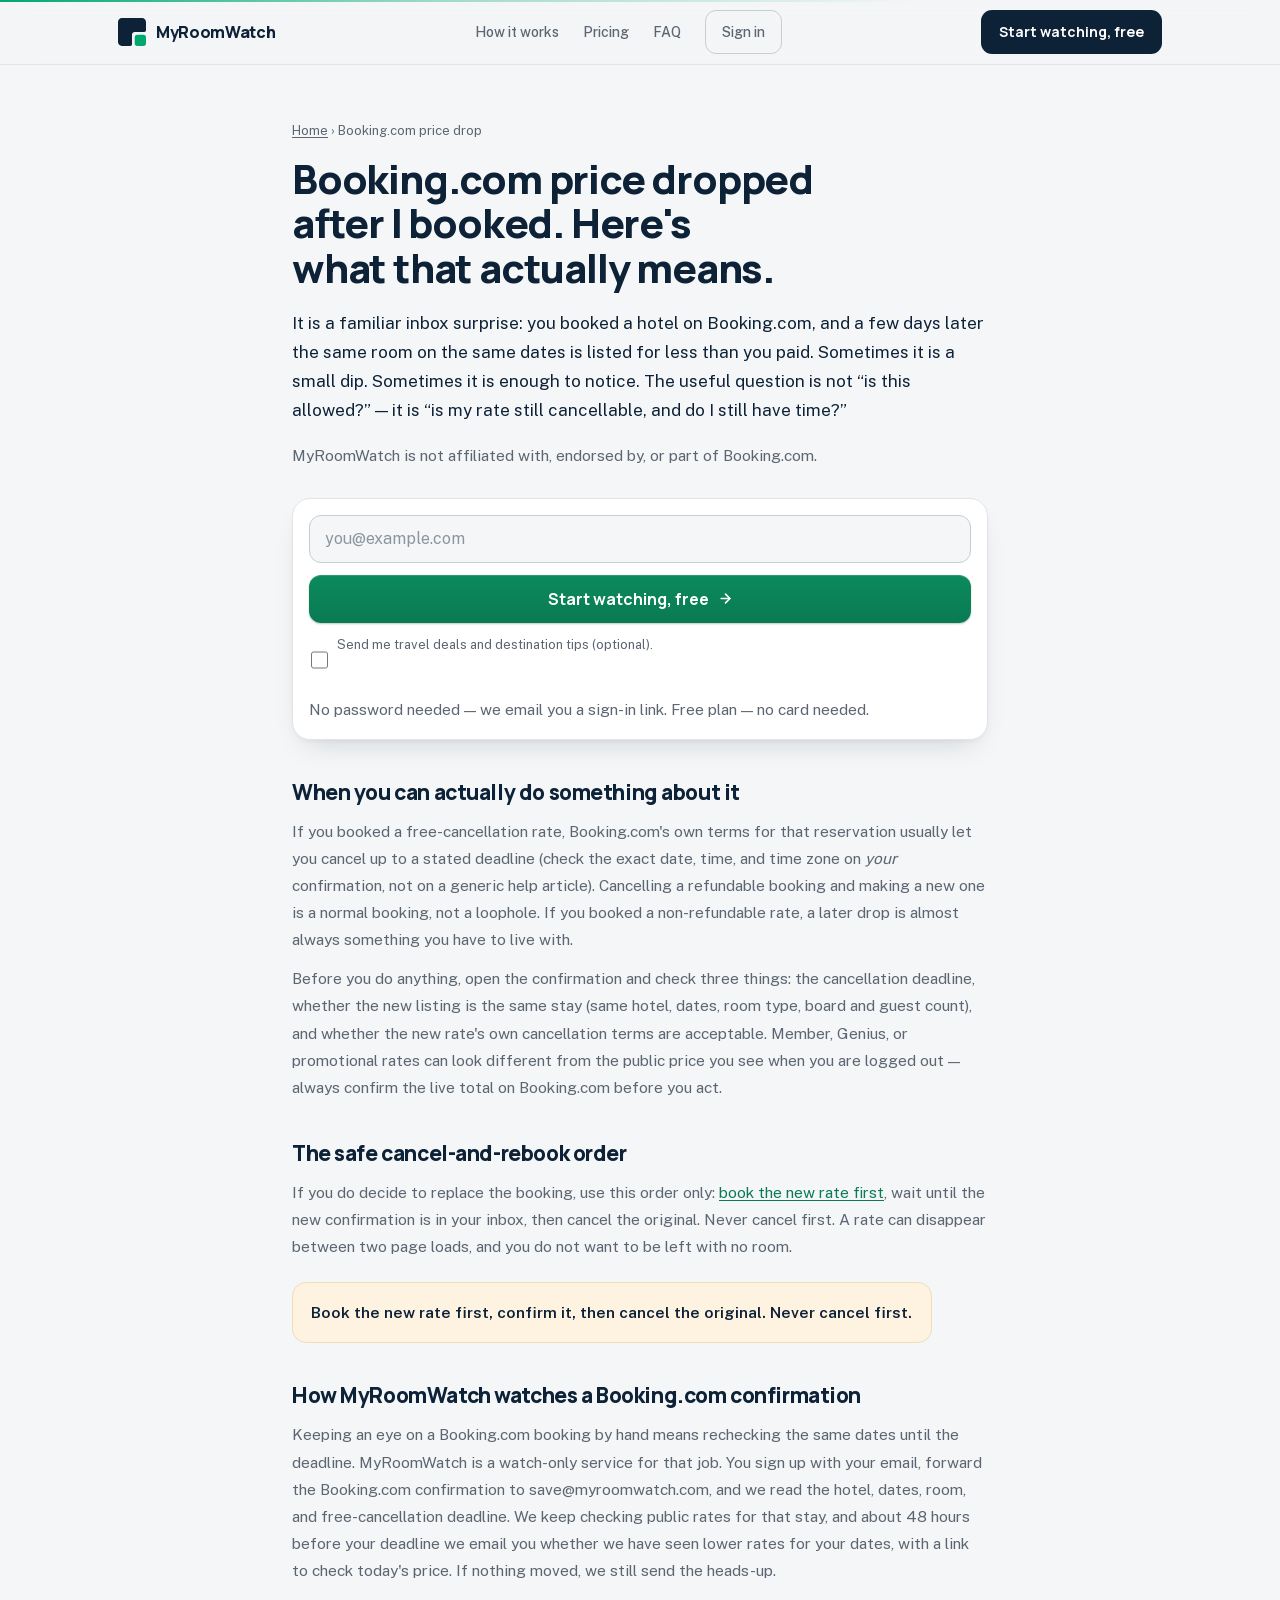
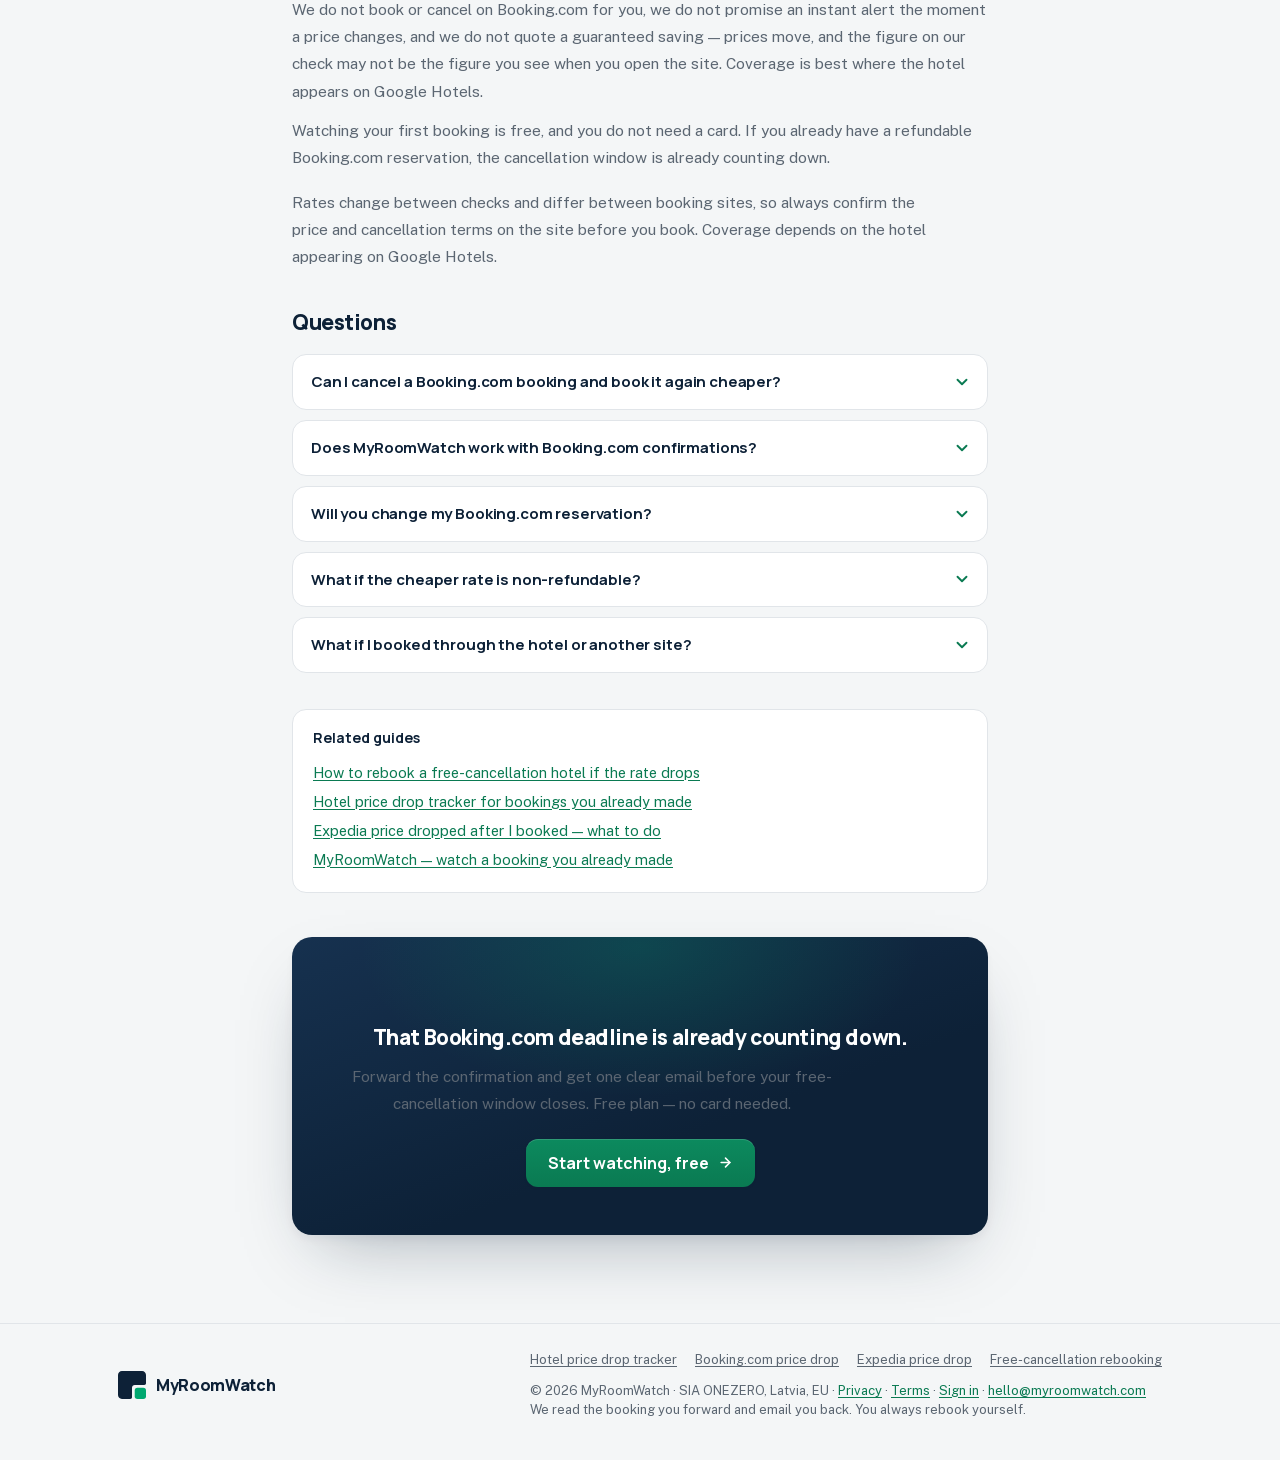
<file: landing/booking-com-price-drop.html>
<!DOCTYPE html>
<!-- Post-Nuitée: swap the "you rebook yourself / we do not book for you" lines when in-app rebooking is live. See the SEO blueprint, section 5. -->
<html lang="en">
<head>
<meta charset="utf-8">
<meta name="viewport" content="width=device-width, initial-scale=1">
<title>Booking.com price dropped after I booked — what to do</title>
<meta name="description" content="If a Booking.com hotel rate falls after you booked a free-cancellation room, you can usually cancel and rebook. MyRoomWatch watches the rate and emails you before your deadline.">
<link rel="canonical" href="https://www.myroomwatch.com/booking-com-price-drop">
<meta property="og:type" content="website">
<meta property="og:url" content="https://www.myroomwatch.com/booking-com-price-drop">
<meta property="og:site_name" content="MyRoomWatch">
<meta property="og:locale" content="en">
<meta property="og:title" content="Booking.com price dropped after I booked — what to do">
<meta property="og:description" content="If a Booking.com hotel rate falls after you booked a free-cancellation room, you can usually cancel and rebook. MyRoomWatch watches the rate and emails you before your deadline.">
<meta property="og:image" content="https://www.myroomwatch.com/og.png">
<meta property="og:image:width" content="1200">
<meta property="og:image:height" content="630">
<meta property="og:image:alt" content="MyRoomWatch — watch a refundable hotel booking and get an email before your free-cancellation deadline">
<meta name="twitter:card" content="summary_large_image">
<meta name="twitter:title" content="Booking.com price dropped after I booked — what to do">
<meta name="twitter:description" content="If a Booking.com hotel rate falls after you booked a free-cancellation room, you can usually cancel and rebook. MyRoomWatch watches the rate and emails you before your deadline.">
<meta name="twitter:image" content="https://www.myroomwatch.com/og.png">
<meta name="twitter:image:alt" content="MyRoomWatch — watch a refundable hotel booking and get an email before your free-cancellation deadline">
<meta name="theme-color" content="#0D2137">
<link rel="alternate" type="text/markdown" href="https://www.myroomwatch.com/booking-com-price-drop.md">
<link rel="describedby" href="https://www.myroomwatch.com/llms.txt">
<link rel="icon" type="image/svg+xml" href="/favicon.svg">
<link rel="stylesheet" href="styles.css">
<script type="application/ld+json">
{
 "@context": "https://schema.org",
 "@graph": [
  {
   "@type": "BreadcrumbList",
   "@id": "https://www.myroomwatch.com/booking-com-price-drop#breadcrumbs",
   "itemListElement": [
    {
     "@type": "ListItem",
     "position": 1,
     "name": "Home",
     "item": "https://www.myroomwatch.com/"
    },
    {
     "@type": "ListItem",
     "position": 2,
     "name": "Booking.com price drop",
     "item": "https://www.myroomwatch.com/booking-com-price-drop"
    }
   ]
  },
  {
   "@type": "WebPage",
   "@id": "https://www.myroomwatch.com/booking-com-price-drop#webpage",
   "url": "https://www.myroomwatch.com/booking-com-price-drop",
   "name": "Booking.com price dropped after I booked — what to do",
   "description": "If a Booking.com hotel rate falls after you booked a free-cancellation room, you can usually cancel and rebook. MyRoomWatch watches the rate and emails you before your deadline.",
   "inLanguage": "en",
   "isPartOf": {
    "@id": "https://www.myroomwatch.com/#website"
   },
   "about": {
    "@id": "https://www.myroomwatch.com/#app"
   },
   "publisher": {
    "@id": "https://www.myroomwatch.com/#organization"
   },
   "breadcrumb": {
    "@id": "https://www.myroomwatch.com/booking-com-price-drop#breadcrumbs"
   }
  },
  {
   "@type": "FAQPage",
   "@id": "https://www.myroomwatch.com/booking-com-price-drop#faq",
   "mainEntity": [
    {
     "@type": "Question",
     "name": "Can I cancel a Booking.com booking and book it again cheaper?",
     "acceptedAnswer": {
      "@type": "Answer",
      "text": "If the reservation is still free to cancel, usually yes. Read the cancellation terms on your confirmation first, including the deadline."
     }
    },
    {
     "@type": "Question",
     "name": "Does MyRoomWatch work with Booking.com confirmations?",
     "acceptedAnswer": {
      "@type": "Answer",
      "text": "Yes. Forward the confirmation from the email you signed up with. We are not affiliated with Booking.com."
     }
    },
    {
     "@type": "Question",
     "name": "Will you change my Booking.com reservation?",
     "acceptedAnswer": {
      "@type": "Answer",
      "text": "No. We only email you. You book and cancel yourself on Booking.com."
     }
    },
    {
     "@type": "Question",
     "name": "What if the cheaper rate is non-refundable?",
     "acceptedAnswer": {
      "@type": "Answer",
      "text": "Only switch if you are certain you will take the trip. A cheaper non-refundable rate is a different product from the free-cancellation one you may already hold."
     }
    },
    {
     "@type": "Question",
     "name": "What if I booked through the hotel or another site?",
     "acceptedAnswer": {
      "@type": "Answer",
      "text": "That is fine — see the hotel price drop tracker guide. The same watch flow applies."
     }
    }
   ]
  }
 ]
}
</script>

<!-- Meta Pixel -->
<script>
!function(f,b,e,v,n,t,s){if(f.fbq)return;n=f.fbq=function(){n.callMethod?
n.callMethod.apply(n,arguments):n.queue.push(arguments)};if(!f._fbq)f._fbq=n;
n.push=n;n.loaded=!0;n.version='2.0';n.queue=[];t=b.createElement(e);t.async=!0;
t.src=v;s=b.getElementsByTagName(e)[0];s.parentNode.insertBefore(t,s)}(window,
document,'script','https://connect.facebook.net/en_US/fbevents.js');
fbq('init', '955713480660923');
fbq('track', 'PageView');
// Shared tracker: mrwFb(name, params, eventId) — eventId pairs the browser
// event with its Conversions API twin for deduplication.
window.mrwFb = function (name, params, eventId) {
  try { fbq('track', name, params || {}, eventId ? { eventID: eventId } : undefined); } catch (e) {}
};
// Server-side companion: posts the event to our API so the Conversions API
// receives the same event_id (plus _fbp/_fbc, and the email when known).
// text/plain keeps sendBeacon preflight-free; the API parses the body as JSON.
window.mrwFbBeacon = function (eventName, eventId, email) {
  try {
    var fbp = document.cookie.match(/(?:^|; )_fbp=([^;]+)/);
    var fbc = document.cookie.match(/(?:^|; )_fbc=([^;]+)/);
    var body = JSON.stringify({
      event_name: eventName,
      event_id: eventId,
      event_source_url: location.href.split("#")[0],
      fbp: fbp ? decodeURIComponent(fbp[1]) : null,
      fbc: fbc ? decodeURIComponent(fbc[1]) : null,
      email: email || null
    });
    var url = "https://api.myroomwatch.com/billing/meta/event";
    if (navigator.sendBeacon) {
      navigator.sendBeacon(url, new Blob([body], { type: "text/plain" }));
    } else {
      fetch(url, { method: "POST", body: body, keepalive: true });
    }
  } catch (e) {}
};
</script>
<noscript><img height="1" width="1" style="display:none" alt=""
src="https://www.facebook.com/tr?id=955713480660923&ev=PageView&noscript=1"></noscript>
<!-- End Meta Pixel -->
</head>
<body>

<header class="site-header">
  <div class="wrap">
    <a class="logo" href="/"><span class="logo-mark"></span>MyRoomWatch</a>
    <nav class="nav" aria-label="Main">
      <a href="/#how">How it works</a>
      <a href="/#pricing">Pricing</a>
      <a href="/#faq">FAQ</a>
      <a class="btn btn-ghost" href="/dashboard">Sign in</a>
    </nav>
    <div class="header-cta">
      <a class="btn btn-dark" href="#start">Start watching, free</a>
      <details class="mnav">
        <summary aria-label="Menu">Menu</summary>
        <nav class="menu" aria-label="Mobile">
          <a href="/#how">How it works</a>
          <a href="/#pricing">Pricing</a>
          <a href="/#faq">FAQ</a>
          <a href="/dashboard">Sign in</a>
        </nav>
      </details>
    </div>
  </div>
</header>

<main class="guide">
  <p class="crumbs"><a href="/">Home</a> › Booking.com price drop</p>
  <h1>Booking.com price dropped after I booked. Here's what that actually means.</h1>
  <p class="lede">It is a familiar inbox surprise: you booked a hotel on Booking.com, and a few days later the same room on the same dates is listed for less than you paid. Sometimes it is a small dip. Sometimes it is enough to notice. The useful question is not “is this allowed?” — it is “is my rate still cancellable, and do I still have time?”</p>
  <p class="fineprint">MyRoomWatch is not affiliated with, endorsed by, or part of Booking.com.</p>

<div id="start">
  <form class="hero-form" id="bpd-form" novalidate>
    <div class="fields">
      <label class="sr-only" for="bpd-email">Email address</label>
      <input type="email" name="email" id="bpd-email" required autocomplete="email" placeholder="you@example.com">
      <button class="btn btn-primary" type="submit" id="bpd-submit">Start watching, free</button>
    </div>
    <label class="optin"><input type="checkbox" id="bpd-optin">
      <span>Send me travel deals and destination tips (optional).</span></label>
    <p class="form-status" id="bpd-status" role="status" aria-live="polite" hidden></p>
    <p class="micro">No password needed — we email you a sign-in link. Free plan — no card needed.</p>
  </form>
  <div class="hero-form hero-done" id="bpd-done" hidden role="status" aria-live="polite">
    <p class="done-title">You're in.</p>
    <p class="done-body">Forward any refundable hotel confirmation to</p>
    <p class="done-addr"><code id="bpd-addr">save@myroomwatch.com</code>
      <button class="btn btn-ghost btn-copy" type="button" id="bpd-copy">Copy</button></p>
    <p class="done-body">We also emailed you a link to open your dashboard.</p>
  </div>
</div>

<h2>When you can actually do something about it</h2>
<p>If you booked a free-cancellation rate, Booking.com's own terms for that reservation usually let you cancel up to a stated deadline (check the exact date, time, and time zone on <em>your</em> confirmation, not on a generic help article). Cancelling a refundable booking and making a new one is a normal booking, not a loophole. If you booked a non-refundable rate, a later drop is almost always something you have to live with.</p>
<p>Before you do anything, open the confirmation and check three things: the cancellation deadline, whether the new listing is the same stay (same hotel, dates, room type, board and guest count), and whether the new rate's own cancellation terms are acceptable. Member, Genius, or promotional rates can look different from the public price you see when you are logged out — always confirm the live total on Booking.com before you act.</p>

<h2>The safe cancel-and-rebook order</h2>
<p>If you do decide to replace the booking, use this order only: <a href="/free-cancellation-hotel-rebooking">book the new rate first</a>, wait until the new confirmation is in your inbox, then cancel the original. Never cancel first. A rate can disappear between two page loads, and you do not want to be left with no room.</p>
<p class="callout"><strong>Book the new rate first, confirm it, then cancel the original. Never cancel first.</strong></p>

<h2>How MyRoomWatch watches a Booking.com confirmation</h2>
<p>Keeping an eye on a Booking.com booking by hand means rechecking the same dates until the deadline. MyRoomWatch is a watch-only service for that job. You sign up with your email, forward the Booking.com confirmation to save@myroomwatch.com, and we read the hotel, dates, room, and free-cancellation deadline. We keep checking public rates for that stay, and about 48 hours before your deadline we email you whether we have seen lower rates for your dates, with a link to check today's price. If nothing moved, we still send the heads-up.</p>
<p>We do not book or cancel on Booking.com for you, we do not promise an instant alert the moment a price changes, and we do not quote a guaranteed saving — prices move, and the figure on our check may not be the figure you see when you open the site. Coverage is best where the hotel appears on Google Hotels.</p>
<p>Watching your first booking is free, and you do not need a card. If you already have a refundable Booking.com reservation, the cancellation window is already counting down.</p>

<p class="fineprint">Rates change between checks and differ between booking sites, so always confirm the price and cancellation terms on the site before you book. Coverage depends on the hotel appearing on Google Hotels.</p>

  <h2>Questions</h2>
  <div class="faq">
<details>
  <summary>Can I cancel a Booking.com booking and book it again cheaper?</summary>
  <p class="a">If the reservation is still free to cancel, usually yes. Read the cancellation terms on your confirmation first, including the deadline.</p>
</details>
<details>
  <summary>Does MyRoomWatch work with Booking.com confirmations?</summary>
  <p class="a">Yes. Forward the confirmation from the email you signed up with. We are not affiliated with Booking.com.</p>
</details>
<details>
  <summary>Will you change my Booking.com reservation?</summary>
  <p class="a">No. We only email you. You book and cancel yourself on Booking.com.</p>
</details>
<details>
  <summary>What if the cheaper rate is non-refundable?</summary>
  <p class="a">Only switch if you are certain you will take the trip. A cheaper non-refundable rate is a different product from the free-cancellation one you may already hold.</p>
</details>
<details>
  <summary>What if I booked through the hotel or another site?</summary>
  <p class="a">That is fine — see the <a href="/hotel-price-drop-tracker">hotel price drop tracker</a> guide. The same watch flow applies.</p>
</details>
  </div>

  <div class="related-guides">
    <p>Related guides</p>
    <ul>
<li><a href="/free-cancellation-hotel-rebooking">How to rebook a free-cancellation hotel if the rate drops</a></li>
<li><a href="/hotel-price-drop-tracker">Hotel price drop tracker for bookings you already made</a></li>
<li><a href="/expedia-price-drop">Expedia price dropped after I booked — what to do</a></li>
<li><a href="/">MyRoomWatch — watch a booking you already made</a></li>
    </ul>
  </div>

  <div class="final">
    <h2>That Booking.com deadline is already counting down.</h2>
    <p>Forward the confirmation and get one clear email before your free-cancellation window closes. Free plan — no card needed.</p>
    <a class="btn btn-primary" href="#start">Start watching, free</a>
  </div>
</main>

<footer class="site-footer">
  <div class="wrap">
    <a class="logo" href="/"><span class="logo-mark"></span>MyRoomWatch</a>
    <div class="fcol">
      <ul class="footer-guides">
        <li><a href="/hotel-price-drop-tracker">Hotel price drop tracker</a></li>
        <li><a href="/booking-com-price-drop">Booking.com price drop</a></li>
        <li><a href="/expedia-price-drop">Expedia price drop</a></li>
        <li><a href="/free-cancellation-hotel-rebooking">Free-cancellation rebooking</a></li>
      </ul>
      <p>© 2026 MyRoomWatch · SIA ONEZERO, Latvia, EU · <a href="/privacy">Privacy</a> · <a href="/terms">Terms</a> · <a href="/dashboard">Sign in</a> · <a href="mailto:hello@myroomwatch.com">hello@myroomwatch.com</a><br>
         We read the booking you forward and email you back. You always rebook yourself.</p>
    </div>
  </div>
</footer>

<script>
(function () {
  var API = "https://api.myroomwatch.com";
  var form = document.getElementById("bpd-form");
  var email = document.getElementById("bpd-email");
  var optin = document.getElementById("bpd-optin");
  var button = document.getElementById("bpd-submit");
  var status = document.getElementById("bpd-status");
  var done = document.getElementById("bpd-done");
  if (!form) return;
  function show(msg, ok) {
    status.textContent = msg; status.hidden = false; status.classList.toggle("ok", !!ok);
  }
  function firstError(payload, fallback) {
    var d = payload && payload.detail;
    if (typeof d === "string") return d;
    if (Array.isArray(d) && d.length && d[0].msg) return d[0].msg;
    return fallback;
  }
  form.addEventListener("submit", function (e) {
    e.preventDefault();
    var mail = (email.value || "").trim();
    if (!mail || email.validity.typeMismatch) { show("Please enter a valid email address.", false); email.focus(); return; }
    button.disabled = true; button.textContent = "Sending…";
    fetch(API + "/auth/magic-link", {
      method: "POST",
      headers: { "Content-Type": "application/json" },
      body: JSON.stringify({ email: mail, marketing_opt_in: !!(optin && optin.checked) })
    }).then(function (resp) {
      return resp.json().then(function (body) { return { ok: resp.ok, body: body }; });
    }).then(function (r) {
      if (!r.ok) throw new Error(firstError(r.body, "Something went wrong. Please try again."));
      form.hidden = true; done.hidden = false;
    }).catch(function (err) {
      show(err.message || "Something went wrong. Please try again.", false);
    }).finally(function () {
      button.disabled = false; button.textContent = "Start watching, free";
    });
  });
  var copyBtn = document.getElementById("bpd-copy");
  if (copyBtn) {
    copyBtn.addEventListener("click", function () {
      var addr = document.getElementById("bpd-addr").textContent;
      function flash(label) { copyBtn.textContent = label; setTimeout(function () { copyBtn.textContent = "Copy"; }, 2000); }
      if (navigator.clipboard && navigator.clipboard.writeText) {
        navigator.clipboard.writeText(addr).then(function () { flash("Copied ✓"); }, function () { flash("Select it above"); });
      } else {
        var range = document.createRange();
        range.selectNodeContents(document.getElementById("bpd-addr"));
        var sel = window.getSelection(); sel.removeAllRanges(); sel.addRange(range);
        flash("Press Ctrl+C");
      }
    });
  }
})();
</script>
</body>
</html>
</file>
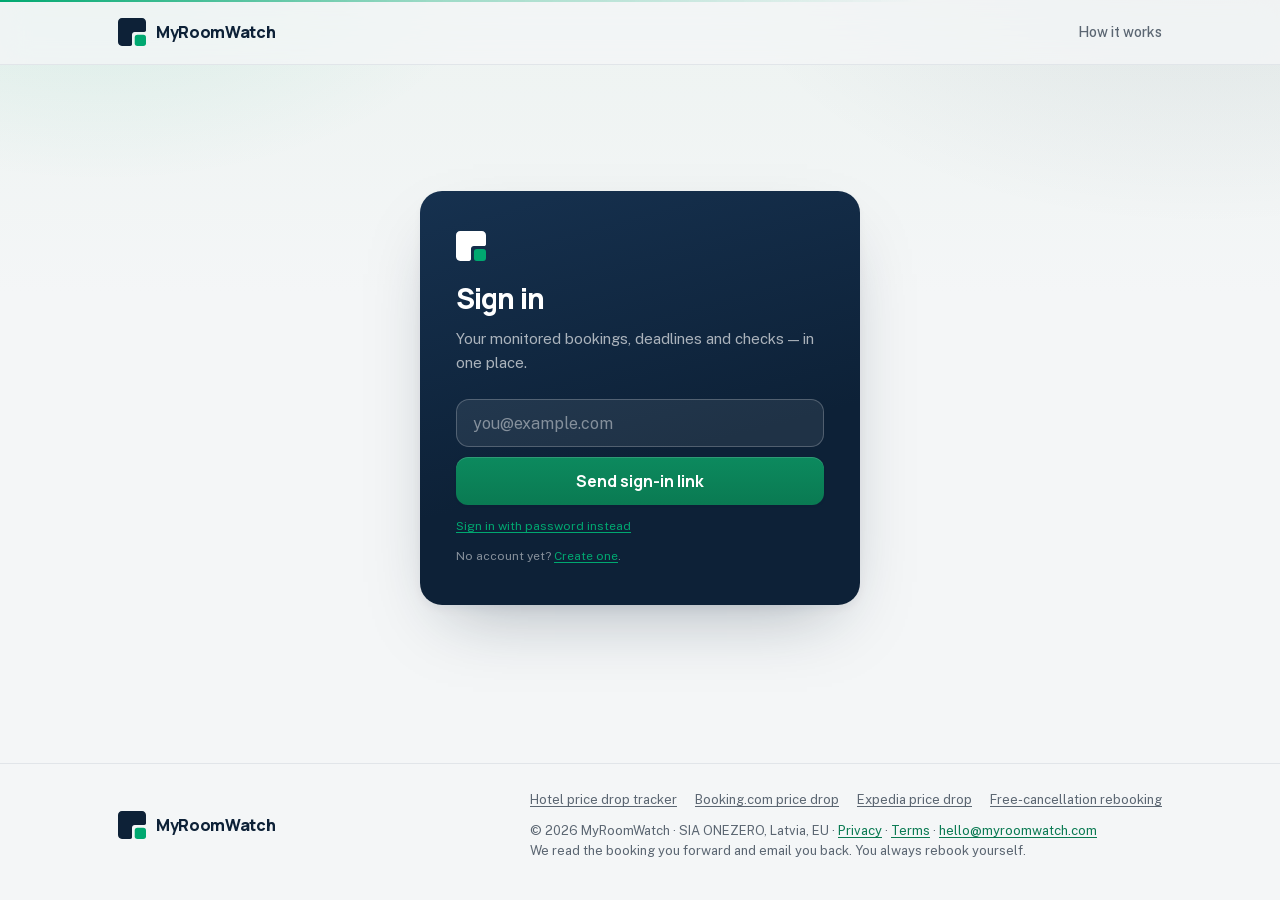
<file: landing/dashboard.html>
<!DOCTYPE html>
<html lang="en">
<head>
<meta charset="utf-8">
<meta name="viewport" content="width=device-width, initial-scale=1">
<title>Your bookings — MyRoomWatch</title>
<meta name="robots" content="noindex">
<link rel="icon" type="image/svg+xml" href="/favicon.svg">
<link rel="stylesheet" href="styles.css">

<!-- Meta Pixel -->
<script>
!function(f,b,e,v,n,t,s){if(f.fbq)return;n=f.fbq=function(){n.callMethod?
n.callMethod.apply(n,arguments):n.queue.push(arguments)};if(!f._fbq)f._fbq=n;
n.push=n;n.loaded=!0;n.version='2.0';n.queue=[];t=b.createElement(e);t.async=!0;
t.src=v;s=b.getElementsByTagName(e)[0];s.parentNode.insertBefore(t,s)}(window,
document,'script','https://connect.facebook.net/en_US/fbevents.js');
fbq('init', '955713480660923');
fbq('track', 'PageView');
// Shared tracker: mrwFb(name, params, eventId) — eventId pairs the browser
// event with its Conversions API twin for deduplication.
window.mrwFb = function (name, params, eventId) {
  try { fbq('track', name, params || {}, eventId ? { eventID: eventId } : undefined); } catch (e) {}
};
// Server-side companion: posts the event to our API so the Conversions API
// receives the same event_id (plus _fbp/_fbc, and the email when known).
// text/plain keeps sendBeacon preflight-free; the API parses the body as JSON.
window.mrwFbBeacon = function (eventName, eventId, email) {
  try {
    var fbp = document.cookie.match(/(?:^|; )_fbp=([^;]+)/);
    var fbc = document.cookie.match(/(?:^|; )_fbc=([^;]+)/);
    var body = JSON.stringify({
      event_name: eventName,
      event_id: eventId,
      event_source_url: location.href.split("#")[0],
      fbp: fbp ? decodeURIComponent(fbp[1]) : null,
      fbc: fbc ? decodeURIComponent(fbc[1]) : null,
      email: email || null
    });
    var url = "https://api.myroomwatch.com/billing/meta/event";
    if (navigator.sendBeacon) {
      navigator.sendBeacon(url, new Blob([body], { type: "text/plain" }));
    } else {
      fetch(url, { method: "POST", body: body, keepalive: true });
    }
  } catch (e) {}
};
</script>
<noscript><img height="1" width="1" style="display:none" alt=""
src="https://www.facebook.com/tr?id=955713480660923&ev=PageView&noscript=1"></noscript>
<!-- End Meta Pixel -->
</head>
<body class="dash-body">

<header class="site-header">
  <div class="wrap">
    <a class="logo" href="/"><span class="logo-mark"></span>MyRoomWatch</a>
    <nav class="nav">
      <a href="/#how">How it works</a>
      <a href="/pricing" id="upgrade" hidden>Upgrade</a>
      <button class="btn btn-ghost" type="button" id="refresh" hidden>Refresh</button>
      <a class="btn btn-dark" href="#" id="signout" hidden>Sign out</a>
    </nav>
    <div class="header-cta">
      <button class="btn btn-ghost" type="button" id="refresh-m" hidden>Refresh</button>
      <a class="btn btn-dark" href="#" id="signout-m" hidden>Sign out</a>
    </div>
  </div>
</header>

<div class="dash-bg" aria-hidden="true"></div>

<main class="wrap dash">

  <!-- Signed out: sign-in card, vertically centred -->
  <div id="signin-wrap" class="signin-wrap" hidden>
  <section id="signin-panel" class="signin-panel">
    <span class="panel-mark" aria-hidden="true"></span>
    <h1>Sign in</h1>
    <p class="body">Your monitored bookings, deadlines and checks — in one place.</p>

    <!-- Default: passwordless. We email a single-use sign-in link. -->
    <form id="magic-form" class="signin-form" novalidate>
      <input type="email" id="magic-email" required autocomplete="email"
             placeholder="you@example.com" aria-label="Email address">
      <button class="btn btn-primary btn-block" type="submit" id="magic-submit">Send sign-in link</button>
    </form>

    <!-- Password path for accounts that have one -->
    <form id="signin-form" class="signin-form" novalidate hidden>
      <input type="email" id="signin-email" required autocomplete="email"
             placeholder="you@example.com" aria-label="Email address">
      <input type="password" id="signin-password" required autocomplete="current-password"
             placeholder="Password" aria-label="Password">
      <button class="btn btn-primary btn-block" type="submit" id="signin-submit">Sign in</button>
    </form>

    <p class="form-status dark" id="signin-status" role="status" aria-live="polite" hidden></p>
    <p class="form-fine dark"><a href="#" id="auth-toggle">Sign in with password instead</a></p>
    <p class="form-fine dark" id="pw-extras" hidden>Forgot your password? <a href="/reset">Reset it</a>.</p>
    <p class="form-fine dark">No account yet? <a href="/#start">Create one</a>.</p>
  </section>
  </div>

  <!-- Loading: skeleton so sign-in never flashes a blank page -->
  <section id="dash-loading" hidden aria-label="Loading your bookings" aria-busy="true">
    <div class="skel skel-head"></div>
    <div class="skel-row">
      <div class="skel skel-kpi"></div><div class="skel skel-kpi"></div><div class="skel skel-kpi"></div>
    </div>
    <div class="skel skel-card"></div>
    <div class="skel skel-card"></div>
  </section>

  <!-- Signed in: the bookings -->
  <section id="dash-panel" hidden>
    <div class="dash-head">
      <div>
        <h1>Your bookings</h1>
        <p class="body" id="dash-sub">Forward a confirmation to start a watch — it takes one email.</p>
        <p class="me-line" id="me-line" hidden>Signed in as <b id="me-email"></b></p>
      </div>
      <button class="copy-pill" type="button" id="copy-head" data-copy="save@myroomwatch.com">
        <svg viewBox="0 0 24 24" aria-hidden="true"><rect x="9" y="9" width="12" height="12" rx="2"/><path d="M5 15V5a2 2 0 0 1 2-2h10"/></svg>
        <span>save@myroomwatch.com</span>
      </button>
    </div>

    <div class="kpis">
      <div class="kpi" id="kpi-saved">
        <span class="kpi-ic" aria-hidden="true"><svg viewBox="0 0 24 24"><path d="M6 8a6 6 0 0 1 12 0c0 7 3 9 3 9H3s3-2 3-9"/><path d="M10.3 21a1.94 1.94 0 0 0 3.4 0"/></svg></span>
        <b class="num" id="total-saved">—</b><span class="kpi-l">worth a look</span>
      </div>
      <div class="kpi">
        <span class="kpi-ic" aria-hidden="true"><svg viewBox="0 0 24 24"><circle cx="12" cy="12" r="9"/><path d="M12 7v5l3 3"/></svg></span>
        <b class="num" id="total-watching">—</b><span class="kpi-l">being watched</span>
      </div>
      <div class="kpi">
        <span class="kpi-ic" aria-hidden="true"><svg viewBox="0 0 24 24"><path d="m3 13 4-4 4 4 5-6 5 5"/><path d="M3 21h18"/></svg></span>
        <b class="num" id="total-checks">—</b><span class="kpi-l">price checks run</span>
      </div>
    </div>

    <p class="dash-status" id="dash-status" role="status" aria-live="polite" hidden></p>
    <div class="filters" id="filters" hidden role="group" aria-label="Filter bookings"></div>
    <div id="jobs"></div>
  </section>
</main>

<footer class="site-footer">
  <div class="wrap">
    <a class="logo" href="/"><span class="logo-mark"></span>MyRoomWatch</a>
    <div class="fcol">
      <ul class="footer-guides">
        <li><a href="/hotel-price-drop-tracker">Hotel price drop tracker</a></li>
        <li><a href="/booking-com-price-drop">Booking.com price drop</a></li>
        <li><a href="/expedia-price-drop">Expedia price drop</a></li>
        <li><a href="/free-cancellation-hotel-rebooking">Free-cancellation rebooking</a></li>
      </ul>
      <p>© 2026 MyRoomWatch · SIA ONEZERO, Latvia, EU · <a href="/privacy">Privacy</a> · <a href="/terms">Terms</a> · <a href="mailto:hello@myroomwatch.com">hello@myroomwatch.com</a><br>
         We read the booking you forward and email you back. You always rebook yourself.</p>
    </div>
  </div>
</footer>

<script src="ui.js"></script>
<script>
(function () {
  var API = "https://api.myroomwatch.com";
  var KEY = "mrw_token";
  var FWD = "save@myroomwatch.com";

  var signinWrap = document.getElementById("signin-wrap");
  var dashPanel = document.getElementById("dash-panel");
  var loadingEl = document.getElementById("dash-loading");
  var signinForm = document.getElementById("signin-form");
  var magicForm = document.getElementById("magic-form");
  var signinStatus = document.getElementById("signin-status");
  var dashStatus = document.getElementById("dash-status");
  var jobsEl = document.getElementById("jobs");
  var filtersEl = document.getElementById("filters");

  function token() { try { return localStorage.getItem(KEY); } catch (e) { return null; } }
  function setToken(v) { try { v ? localStorage.setItem(KEY, v) : localStorage.removeItem(KEY); } catch (e) {} }

  // A magic-link verify lands here with the session token in the fragment
  // (never the query string, so it stays out of logs). Store it and scrub
  // the URL before anything else runs.
  var magicNote = null;
  var upgradedNote = false;
  var purchaseSession = null; // Stripe session_id, read before the URL is scrubbed
  var newAccount = false; // first sign-in of a just-created account (magic link)
  (function () {
    var hash = location.hash || "";
    var m = hash.match(/token=([^&]+)/);
    if (m) {
      setToken(decodeURIComponent(m[1]));
      // &new=1 rides in the fragment beside the token: this link's request
      // created the account, so the one-time registration event may fire.
      newAccount = /(?:^|[#&])new=1(?:&|$)/.test(hash);
      history.replaceState(null, "", location.pathname + location.search);
    }
    var params = new URLSearchParams(location.search);
    if (params.get("magic") === "invalid") {
      magicNote = "That sign-in link is invalid or has expired — request a fresh one below.";
      history.replaceState(null, "", location.pathname);
    }
    // Stripe checkout lands back here with ?upgraded=1&session_id=cs_... —
    // capture both for the toast and the Purchase event, then scrub the URL
    // so a reload doesn't repeat either.
    if (params.get("upgraded") === "1") {
      upgradedNote = true;
      purchaseSession = params.get("session_id") || null;
      history.replaceState(null, "", location.pathname);
    }
  })();

  // Every dynamic string from the API is escaped before it touches innerHTML.
  function esc(v) {
    return String(v == null ? "" : v)
      .replace(/&/g, "&amp;").replace(/</g, "&lt;").replace(/>/g, "&gt;")
      .replace(/"/g, "&quot;").replace(/'/g, "&#39;");
  }
  // Links from the API render only when they are plain http(s).
  function safeUrl(u) {
    if (!u) return null;
    try {
      var p = new URL(u, location.origin);
      return (p.protocol === "http:" || p.protocol === "https:") ? u : null;
    } catch (e) { return null; }
  }

  // Signed-in account info from /auth/me. Paying plans ("pro", or its legacy
  // spelling "active") hide the Upgrade upsell.
  var meEmail = null;
  var mePlan = null;
  function isProPlan() { return mePlan === "pro" || mePlan === "active"; }
  function pricingHref() {
    return "/pricing" + (meEmail ? "?email=" + encodeURIComponent(meEmail) : "");
  }
  function paintMe() {
    var up = document.getElementById("upgrade");
    if (up) {
      up.href = pricingHref();
      if (isProPlan()) up.hidden = true;
    }
    if (meEmail) {
      document.getElementById("me-email").textContent = meEmail;
      document.getElementById("me-line").hidden = false;
      // The empty-state onboarding names this address — refresh it if shown.
      if (!allJobs.length && !dashPanel.hidden) render(allJobs);
    }
  }
  function loadMe() {
    if (meEmail) { paintMe(); return; }
    fetch(API + "/auth/me", { headers: { Authorization: "Bearer " + token() } })
      .then(function (r) { return r.ok ? r.json() : null; })
      .then(function (u) {
        if (u && u.email) { meEmail = u.email; mePlan = u.plan_status || null; paintMe(); }
        fireRegistration();
      })
      .catch(function () { fireRegistration(); });
  }

  function setChrome(signedIn) {
    ["refresh", "refresh-m", "signout", "signout-m", "upgrade"].forEach(function (id) {
      var el = document.getElementById(id);
      // The Upgrade upsell also stays hidden for paying plans, whichever of
      // /auth/me and /jobs resolves last.
      if (el) el.hidden = !signedIn || (id === "upgrade" && isProPlan());
    });
    if (!signedIn) document.getElementById("me-line").hidden = true;
  }
  function showSignin(msg) {
    signinWrap.hidden = false; dashPanel.hidden = true; loadingEl.hidden = true;
    setChrome(false);
    if (msg) { signinStatus.classList.remove("ok"); signinStatus.textContent = msg; signinStatus.hidden = false; }
  }
  function showLoading() {
    signinWrap.hidden = true; dashPanel.hidden = true; loadingEl.hidden = false;
  }
  function showDash() {
    signinWrap.hidden = true;
    setChrome(true);
    // Skeleton -> content is a crossfade (exit 160ms, enter 220ms), not a
    // cut. Under reduced motion, or when the panel is already up, it's instant.
    var wasLoading = !loadingEl.hidden;
    var reduce = window.matchMedia("(prefers-reduced-motion: reduce)").matches;
    if (wasLoading && dashPanel.hidden && !reduce) {
      loadingEl.classList.add("off");
      setTimeout(function () {
        loadingEl.hidden = true; loadingEl.classList.remove("off");
        dashPanel.hidden = false;
        dashPanel.classList.add("enter");
        setTimeout(function () { dashPanel.classList.remove("enter"); }, 260);
      }, 170);
    } else {
      loadingEl.hidden = true;
      dashPanel.hidden = false;
    }
  }

  function money(amount, currency) {
    if (amount === null || amount === undefined) return "—";
    var n = Number(amount);
    if (isNaN(n)) return "—";
    return (currency ? esc(currency) + " " : "") + n.toFixed(2);
  }

  function fmtDate(iso) {
    if (!iso) return "—";
    var d = new Date(iso);
    if (isNaN(d)) return esc(iso);
    return d.toLocaleDateString(undefined, { day: "numeric", month: "short", year: "numeric" });
  }

  // Days left to cancel free, computed client-side from the stored deadline.
  function countdown(iso) {
    if (!iso) return "";
    var d = new Date(iso);
    if (isNaN(d)) return "";
    var days = Math.ceil((d.getTime() - Date.now()) / 86400000);
    if (days < 0) return '<span class="cd-pill passed">Deadline passed</span>';
    if (days === 0) return '<span class="cd-pill warn">Last day to cancel free</span>';
    var label = days + (days === 1 ? " day" : " days") + " left to cancel free";
    return '<span class="cd-pill' + (days <= 3 ? " warn" : "") + '">' + label + "</span>";
  }

  // A job's state in plain language — the status enum is an implementation detail.
  var STATE = {
    active:        { label: "Watching",        cls: "ok" },
    drop_found:    { label: "Price drop found", cls: "win" },
    deadline_soon: { label: "Deadline near",   cls: "warn" },
    pending_hotel: { label: "Needs your input", cls: "warn" },
    pending_info:  { label: "Needs your input", cls: "warn" },
    expired:       { label: "Finished",        cls: "muted" },
    cancelled:     { label: "Cancelled",       cls: "muted" }
  };
  // Filter groups for the toolbar.
  var GROUPS = {
    watching: ["active", "drop_found", "deadline_soon"],
    input: ["pending_hotel", "pending_info"],
    finished: ["expired", "cancelled"]
  };

  function copyButton(id, label) {
    return '<button class="btn btn-primary btn-copy-lg" type="button" id="' + id + '" data-copy="' + FWD + '">' + label + "</button>";
  }

  // Inline banner (HorizonX port): the wrap animates open after insertion
  // (MRW.openBanners), collapsing-grid style. Variants: info/success/warning/error.
  function banner(variant, html) {
    return '<div class="banner-wrap"><div><div class="banner ' + variant + '"><span>' + html + "</span></div></div></div>";
  }

  function wireCopy(root) {
    (root || document).querySelectorAll("[data-copy]").forEach(function (btn) {
      if (btn._wired) return; btn._wired = true;
      btn.addEventListener("click", function () {
        var original = btn.innerHTML;
        function flash(html) { btn.innerHTML = html; setTimeout(function () { btn.innerHTML = original; }, 2000); }
        if (navigator.clipboard && navigator.clipboard.writeText) {
          navigator.clipboard.writeText(btn.getAttribute("data-copy")).then(
            function () {
              if (window.MRW) {
                flash('<span class="hx-check play">' + MRW.checkSVG(16) + "</span>Copied");
                MRW.toast("Email address copied", { desc: FWD, variant: "success", timeout: 3500 });
              } else { flash("Copied ✓"); }
            }, function () { flash(FWD); });
        } else { flash(FWD); }
      });
    });
  }

  // One booking-card renderer, shared by the real list and the labelled
  // example preview, so the empty state can never drift from the real thing.
  function jobCard(j, opts) {
    opts = opts || {};
    var st = STATE[j.status] || { label: esc(j.status), cls: "muted" };
    // Jobs alerted before the rebook-link rule existed are still stored as
    // drop_found; showing that chip next to "nothing you can book" would
    // contradict itself. The link is the source of truth either way.
    var bestUrl = safeUrl(j.current_best_url);
    if (j.status === "drop_found" && !bestUrl) st = STATE.active;
    var accent = st.cls === "ok" || st.cls === "win" ? "ok" : (st.cls === "warn" ? "warn" : "muted");
    var best = j.current_best_price !== null && j.current_best_price !== undefined
      ? Number(j.current_best_price) : null;
    var orig = Number(j.original_price);
    var diff = best !== null ? orig - best : null;
    // A lower number we can't hand the user a way to book is not a win, and
    // telling them to "book the new rate first" when there is no new rate to
    // book is the worst thing this page can do. Only claim a saving when
    // there's a link behind it.
    var canRebook = !!bestUrl;
    var showWin = diff !== null && diff > 0 && canRebook;
    var unreachable = diff !== null && diff > 0 && !canRebook;
    var checkUrl = safeUrl(j.check_url);
    var pills = [];
    if (j.city) pills.push(esc(j.city));
    pills.push(fmtDate(j.check_in) + " → " + fmtDate(j.check_out));
    if (j.board_type) pills.push(esc(j.board_type));
    if (j.adults) pills.push(j.adults + " guest" + (j.adults > 1 ? "s" : ""));
    var ratesCell = opts.sample
      ? '<div><span>Today\'s rate</span><b class="num">Watching daily</b></div>'
      : (showWin
        ? '<div><span>Same room, now</span><b class="num green">' + money(j.current_best_price, j.currency) + "</b></div>"
        // Only ever print a second price when it's one the user can actually
        // book. An unreachable figure next to "You paid" reads as a saving
        // on offer — the exact false promise the rest of this page avoids.
        : '<div><span>Today\'s rate</span><b class="num">' + (unreachable ? "Lower rates seen" : "No change yet") + "</b></div>");
    return '' +
      '<article class="job job--' + accent + '">' +
        (opts.sample ? '<p class="example-badge">Example preview</p>' : "") +
        '<div class="job-head">' +
          '<div>' +
            '<h3>' + esc(j.hotel_name_raw || "Your booking") + "</h3>" +
            '<p class="meta-pills">' + pills.map(function (p) { return "<span>" + p + "</span>"; }).join("") + "</p>" +
          "</div>" +
          '<div class="job-badges"><span class="chip ' + st.cls + '">' + st.label + "</span>" +
          countdown(j.cancellation_deadline) + "</div>" +
        "</div>" +
        '<div class="job-grid">' +
          '<div><span>You paid</span><b class="num">' + money(orig, j.currency) + "</b></div>" +
          ratesCell +
          '<div><span>Cancel free until</span><b class="num">' + fmtDate(j.cancellation_deadline) + "</b></div>" +
          '<div><span>Checks run</span><b class="num">' + (j.check_count || 0) + "</b></div>" +
        "</div>" +
        (j.status === "pending_hotel"
          ? banner("warning", "<strong>We couldn't pin down which hotel this is.</strong> Reply to our email and we'll set it straight.")
          : "") +
        (j.status === "pending_info"
          ? banner("warning", "<strong>We still need your free-cancellation date</strong> before we can watch this one.")
          : "") +
        (j.status === "deadline_soon" && !opts.sample
          ? banner("warning", "<strong>Your free-cancellation deadline is close.</strong> Keeping the booking? You're all set. If not, decide while you can still cancel free.")
          : "") +
        (showWin
          ? banner("success", "<strong>" + money(diff, j.currency) + " cheaper</strong> right now. " +
            "Book the new rate first, confirm it, then cancel the original — never the other way round.") +
            '<a class="btn btn-primary btn-block job-cta" href="' + esc(bestUrl) +
            '" target="_blank" rel="noopener">Rebook at the lower rate →</a>'
          : "") +
        (unreachable
          ? banner("info", "We've seen <strong>lower rates for your dates</strong> than the one you booked. " +
            "Prices differ between booking sites, so we won't quote you a figure we can't " +
            "guarantee — but while you can still cancel free, it's worth a look.") +
            (checkUrl
              ? '<a class="btn btn-primary btn-block job-cta" href="' + esc(checkUrl) +
                '" target="_blank" rel="noopener">Check today\'s price →</a>'
              : "")
          : "") +
      "</article>";
  }

  // The example card in the empty state uses clearly future, clearly sample
  // values — same renderer, labelled, never presented as real data.
  function sampleJob() {
    var inD = new Date(Date.now() + 24 * 86400000);
    var outD = new Date(Date.now() + 27 * 86400000);
    var dl = new Date(Date.now() + 19 * 86400000);
    return {
      hotel_name_raw: "Hotel Artemide", city: "Rome",
      check_in: inD.toISOString(), check_out: outD.toISOString(),
      board_type: "Breakfast", adults: 2,
      original_price: 486, currency: "USD", status: "active",
      cancellation_deadline: dl.toISOString(), check_count: 12,
      current_best_price: null, current_best_url: null, check_url: null
    };
  }

  function emptyState() {
    return '' +
      '<div class="empty-grid">' +
        '<div class="start-card">' +
          "<h3>Start watching your first booking</h3>" +
          '<p class="start-sub">Forward any free-cancellation hotel confirmation from ' + (meEmail ? "<b>" + esc(meEmail) + "</b>" : "the email you signed up with") + ".</p>" +
          '<div class="fwd-box"><code>' + FWD + "</code>" +
            '<div class="fwd-actions">' + copyButton("copy-empty", "Copy email") +
            '<a class="btn btn-ghost" href="mailto:' + FWD + '">Open mail app</a></div>' +
          "</div>" +
          '<ol class="steps-mini">' +
            "<li><b>Forward your confirmation</b><span>Send any free-cancellation hotel email from the address you signed up with.</span></li>" +
            "<li><b>We lock in your details</b><span>Within minutes we parse your dates, room, and free-cancellation deadline.</span></li>" +
            "<li><b>Daily checks + 48h alert</b><span>We monitor rates daily and email you about 48 hours before your free-cancellation deadline.</span></li>" +
          "</ol>" +
          '<p class="works-with">Works with <span>Booking.com</span><span>Expedia</span><span>Hotels.com</span><span>Agoda</span><span>Direct hotel emails</span></p>' +
        "</div>" +
        '<div class="preview-card">' +
          jobCard(sampleJob(), { sample: true }) +
          '<p class="preview-cap">Sample layout — forward a confirmation to replace this with your real stay.</p>' +
          '<div class="know-card"><p class="know-t">Good to know</p><ul class="know">' +
            "<li>Works with any currency.</li>" +
            "<li>Forward from the email you signed up with.</li>" +
            (isProPlan()
              ? "<li>Your Founding plan watches unlimited bookings.</li>"
              : '<li>Free plan watches 1 active booking — <a href="' + pricingHref() + '">upgrade anytime</a> for unlimited.</li>') +
          "</ul></div>" +
        "</div>" +
      "</div>";
  }

  var allJobs = [];
  var activeFilter = "all";

  function renderFilters(jobs) {
    var counts = { all: jobs.length, watching: 0, input: 0, finished: 0 };
    jobs.forEach(function (j) {
      if (GROUPS.watching.indexOf(j.status) >= 0) counts.watching++;
      else if (GROUPS.input.indexOf(j.status) >= 0) counts.input++;
      else counts.finished++;
    });
    var groupsPresent = ["watching", "input", "finished"].filter(function (g) { return counts[g] > 0; });
    if (jobs.length < 2 || groupsPresent.length < 2) { filtersEl.hidden = true; filtersEl.innerHTML = ""; return; }
    var defs = [["all", "All"], ["watching", "Watching"], ["input", "Needs input"], ["finished", "Finished"]];
    filtersEl.innerHTML = defs.filter(function (d) { return d[0] === "all" || counts[d[0]] > 0; })
      .map(function (d) {
        return '<button type="button" class="fbtn' + (activeFilter === d[0] ? " on" : "") +
          '" data-f="' + d[0] + '" aria-pressed="' + (activeFilter === d[0]) + '">' + d[1] +
          ' <b class="num">' + counts[d[0]] + "</b></button>";
      }).join("");
    filtersEl.hidden = false;
    filtersEl.querySelectorAll(".fbtn").forEach(function (b) {
      b.addEventListener("click", function () { activeFilter = b.getAttribute("data-f"); paint(); });
    });
  }

  function paint() {
    var jobs = allJobs;
    if (activeFilter !== "all") jobs = allJobs.filter(function (j) {
      var g = GROUPS.watching.indexOf(j.status) >= 0 ? "watching"
        : GROUPS.input.indexOf(j.status) >= 0 ? "input" : "finished";
      return g === activeFilter;
    });
    renderFilters(allJobs);
    jobsEl.innerHTML = jobs.map(function (j) { return jobCard(j); }).join("") +
      '<div class="add-banner"><p><b>Watching another trip?</b> Forward its confirmation to <code>' + FWD + "</code></p>" +
      copyButton("copy-banner", "Copy email") + "</div>";
    wireCopy(jobsEl);
    if (window.MRW) MRW.openBanners(jobsEl);
  }

  function render(jobs) {
    allJobs = jobs;
    // The empty state's forwarding card already carries the copy action; the
    // header pill only earns its place once there are bookings above it.
    var headPill = document.getElementById("copy-head");
    if (headPill) headPill.hidden = !jobs.length;
    if (!jobs.length) {
      jobsEl.innerHTML = emptyState();
      filtersEl.hidden = true; filtersEl.innerHTML = "";
      document.getElementById("total-saved").textContent = "0";
      document.getElementById("total-watching").textContent = "0";
      document.getElementById("total-checks").textContent = "0";
      document.getElementById("kpi-saved").classList.remove("hot");
      wireCopy(jobsEl);
      return;
    }

    var attention = 0, watching = 0, checks = 0;
    jobs.forEach(function (j) {
      checks += j.check_count || 0;
      if (["active", "drop_found", "deadline_soon"].indexOf(j.status) >= 0) watching++;
      // A money total here would be a running claim about savings we've never
      // verified. Count what the user should act on instead — that's the
      // question a dashboard is actually answering.
      if (j.lowest_seen_price !== null && j.lowest_seen_price !== undefined
          && Number(j.original_price) > Number(j.lowest_seen_price)) {
        attention++;
      }
    });
    document.getElementById("total-saved").textContent = String(attention);
    document.getElementById("total-watching").textContent = String(watching);
    document.getElementById("total-checks").textContent = String(checks);
    document.getElementById("kpi-saved").classList.toggle("hot", attention > 0);
    paint();
  }

  var loading = false;
  function load(fromRefresh) {
    if (loading) return; loading = true;
    loadMe();
    dashStatus.hidden = true;
    if (dashPanel.hidden) showLoading();
    ["refresh", "refresh-m"].forEach(function (id) {
      var b = document.getElementById(id); if (b) { b.disabled = true; b.textContent = "Refreshing…"; }
    });
    fetch(API + "/jobs", { headers: { Authorization: "Bearer " + token() } })
      .then(function (r) {
        if (r.status === 401) { setToken(null); showSignin("Your session expired — please sign in again."); return null; }
        if (!r.ok) throw new Error("Could not load your bookings.");
        return r.json();
      })
      .then(function (jobs) {
        if (jobs) {
          showDash(); render(jobs);
          if (fromRefresh && window.MRW) MRW.toast("Bookings refreshed", { variant: "success", timeout: 3000 });
        }
      })
      .catch(function (err) {
        // The error line lives inside the dash panel, so it has to be on screen
        // or a failed load leaves the page completely blank.
        showDash();
        // A network-level failure rejects with "Failed to fetch", which tells
        // the user nothing — say what actually happened.
        var msg = err instanceof TypeError
          ? "We couldn't reach MyRoomWatch. Check your connection and refresh."
          : (err.message || "Something went wrong.");
        dashStatus.textContent = msg;
        dashStatus.hidden = false;
        if (window.MRW) MRW.toast("Couldn't load your bookings", { desc: msg, variant: "error", timeout: 6000 });
      })
      .finally(function () {
        loading = false;
        ["refresh", "refresh-m"].forEach(function (id) {
          var b = document.getElementById(id); if (b) { b.disabled = false; b.textContent = "Refresh"; }
        });
      });
  }

  ["refresh", "refresh-m"].forEach(function (id) {
    var b = document.getElementById(id); if (b) b.addEventListener("click", function () { load(true); });
  });

  // Passwordless sign-in: email in, link out.
  magicForm.addEventListener("submit", function (e) {
    e.preventDefault();
    var mail = document.getElementById("magic-email").value.trim();
    var btn = document.getElementById("magic-submit");
    signinStatus.hidden = true;
    btn.disabled = true; btn.textContent = "Sending…";
    fetch(API + "/auth/magic-link", {
      method: "POST",
      headers: { "Content-Type": "application/json" },
      body: JSON.stringify({ email: mail })
    }).then(function (r) { return r.json().then(function (b) { return { ok: r.ok, body: b }; }); })
      .then(function (r) {
        if (!r.ok) {
          var d = r.body && r.body.detail;
          throw new Error(typeof d === "string" ? d : "Could not send the link. Please try again.");
        }
        signinStatus.classList.add("ok");
        signinStatus.textContent = "Check your email — your sign-in link is on its way. It works once and expires in 15 minutes.";
        signinStatus.hidden = false;
      })
      .catch(function (err) {
        signinStatus.classList.remove("ok");
        signinStatus.textContent = err.message || "Could not send the link.";
        signinStatus.hidden = false;
      })
      .finally(function () { btn.disabled = false; btn.textContent = "Send sign-in link"; });
  });

  // Toggle between the magic-link default and the password form.
  var toggle = document.getElementById("auth-toggle");
  var pwExtras = document.getElementById("pw-extras");
  toggle.addEventListener("click", function (e) {
    e.preventDefault();
    var pw = magicForm.hidden === false; // switching TO password?
    magicForm.hidden = pw;
    signinForm.hidden = !pw;
    pwExtras.hidden = !pw;
    signinStatus.hidden = true;
    toggle.textContent = pw ? "Email me a sign-in link instead" : "Sign in with password instead";
  });

  signinForm.addEventListener("submit", function (e) {
    e.preventDefault();
    var mail = document.getElementById("signin-email").value.trim();
    var pass = document.getElementById("signin-password").value;
    var btn = document.getElementById("signin-submit");
    signinStatus.hidden = true;
    btn.disabled = true; btn.textContent = "Signing in…";
    fetch(API + "/auth/login", {
      method: "POST",
      headers: { "Content-Type": "application/x-www-form-urlencoded" },
      body: new URLSearchParams({ username: mail, password: pass }).toString()
    }).then(function (r) { return r.json().then(function (b) { return { ok: r.ok, body: b }; }); })
      .then(function (r) {
        if (!r.ok || !r.body.access_token) throw new Error("Wrong email or password.");
        setToken(r.body.access_token);
        load();
      })
      .catch(function (err) {
        signinStatus.textContent = err.message || "Could not sign in.";
        signinStatus.hidden = false;
      })
      .finally(function () { btn.disabled = false; btn.textContent = "Sign in"; });
  });

  function signoutHandler(e) {
    e.preventDefault(); setToken(null); meEmail = null; mePlan = null; showSignin("Signed out.");
  }
  ["signout", "signout-m"].forEach(function (id) {
    var el = document.getElementById(id); if (el) el.addEventListener("click", signoutHandler);
  });

  // One-time Meta CompleteRegistration: only when this page load consumed a
  // magic link whose request created the account (never repeat logins, never
  // accounts the Stripe webhook created). Called once /auth/me has answered,
  // so the Conversions API twin can carry the email.
  function fireRegistration() {
    if (!newAccount) return;
    newAccount = false;
    var id = (window.crypto && crypto.randomUUID)
      ? crypto.randomUUID()
      : "reg-" + Date.now() + "-" + Math.random().toString(36).slice(2);
    if (window.mrwFb) mrwFb("CompleteRegistration", {}, id);
    if (window.mrwFbBeacon) mrwFbBeacon("CompleteRegistration", id, meEmail);
  }

  wireCopy(document);
  if (token()) { load(); } else { showSignin(magicNote); }
  if (upgradedNote) {
    if (window.MRW) {
      MRW.toast("You're a Founding Member", {
        desc: "Unlimited watches unlocked.", variant: "success", timeout: 8000
      });
    }
    // Browser Purchase, deduplicated against the webhook's Conversions API
    // event by eventID = the Stripe session id, and guarded in localStorage
    // so back/forward navigation can't refire it. Without a session_id the
    // toast still shows and the browser Purchase is skipped (the webhook's
    // server event still records the sale).
    if (purchaseSession) {
      try {
        var pk = "mrw_fb_purchase_" + purchaseSession;
        if (!localStorage.getItem(pk)) {
          if (window.mrwFb) mrwFb("Purchase", {
            value: 49.00, currency: "USD",
            content_ids: ["myroomwatch-founding"], content_type: "product",
            content_name: "myroomwatch-founding"
          }, purchaseSession);
          localStorage.setItem(pk, "1");
        }
      } catch (e) {}
    }
  }
})();
</script>
</body>
</html>
</file>
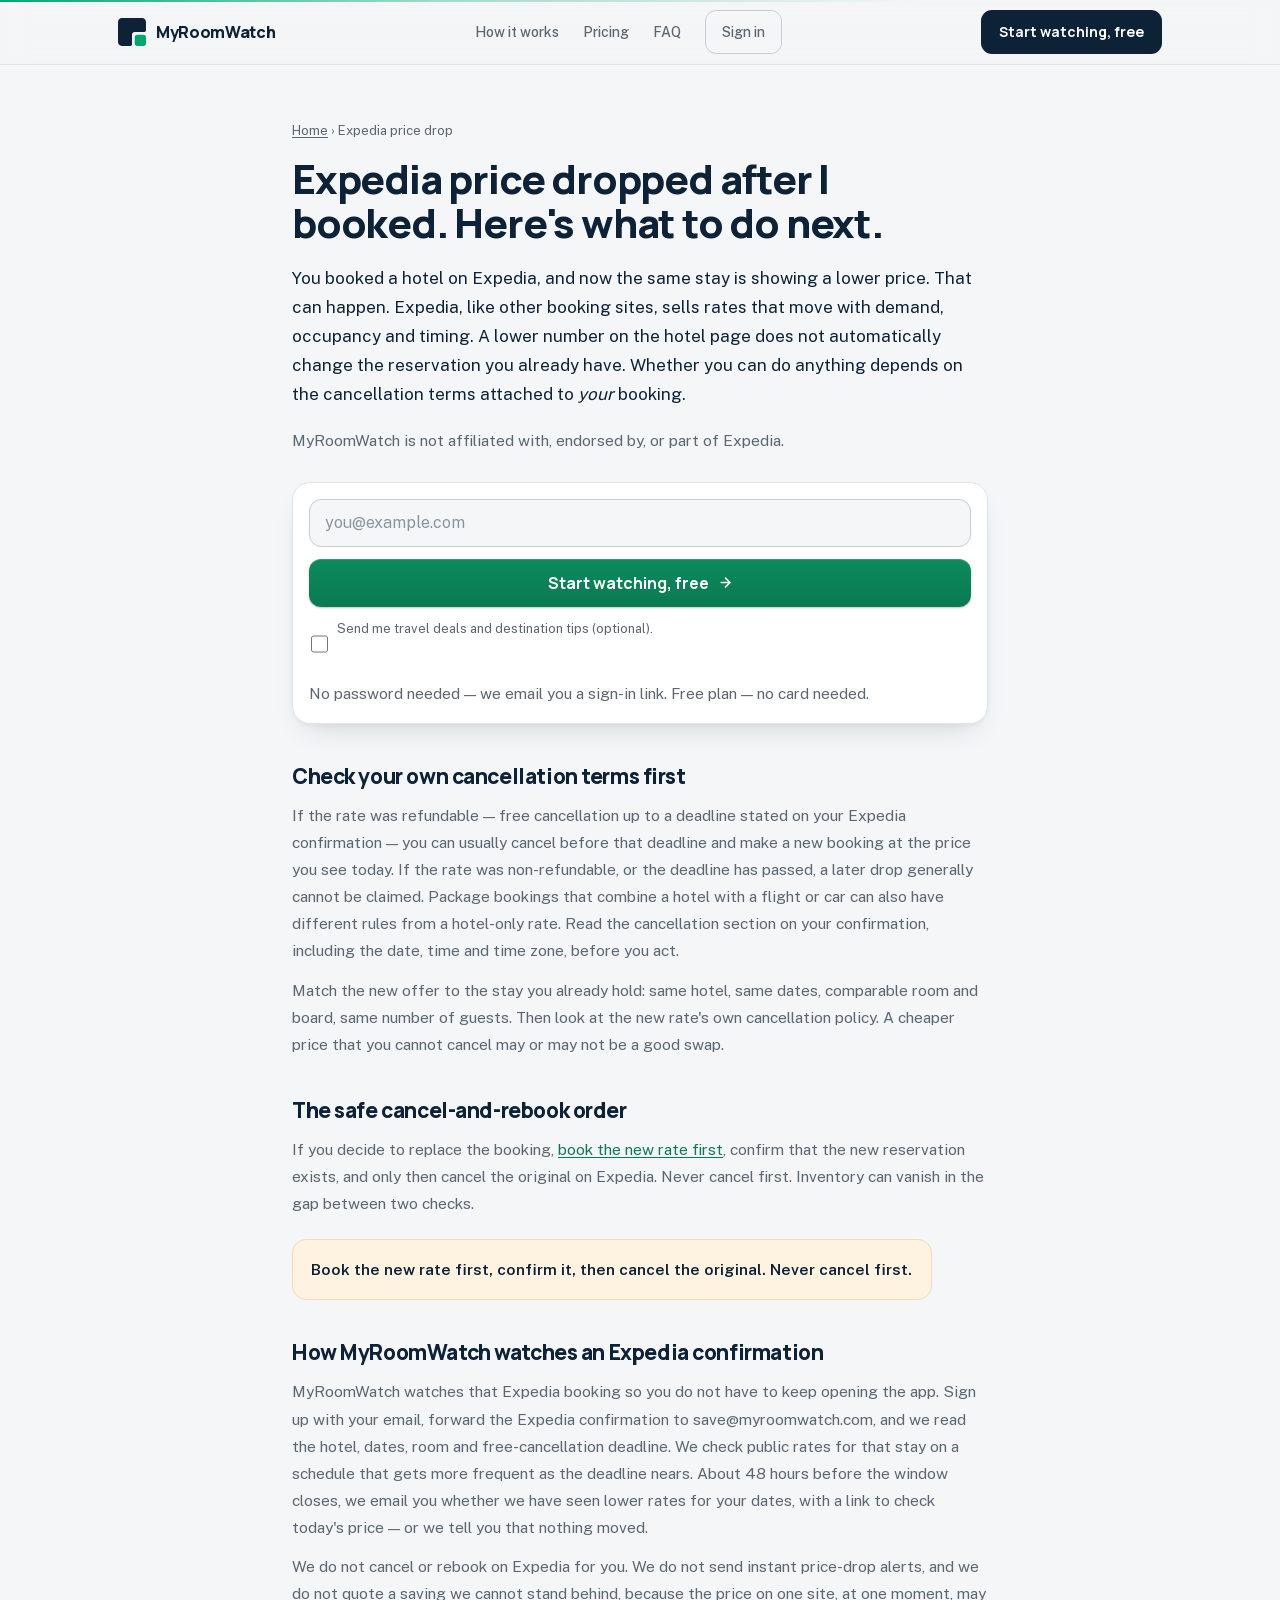
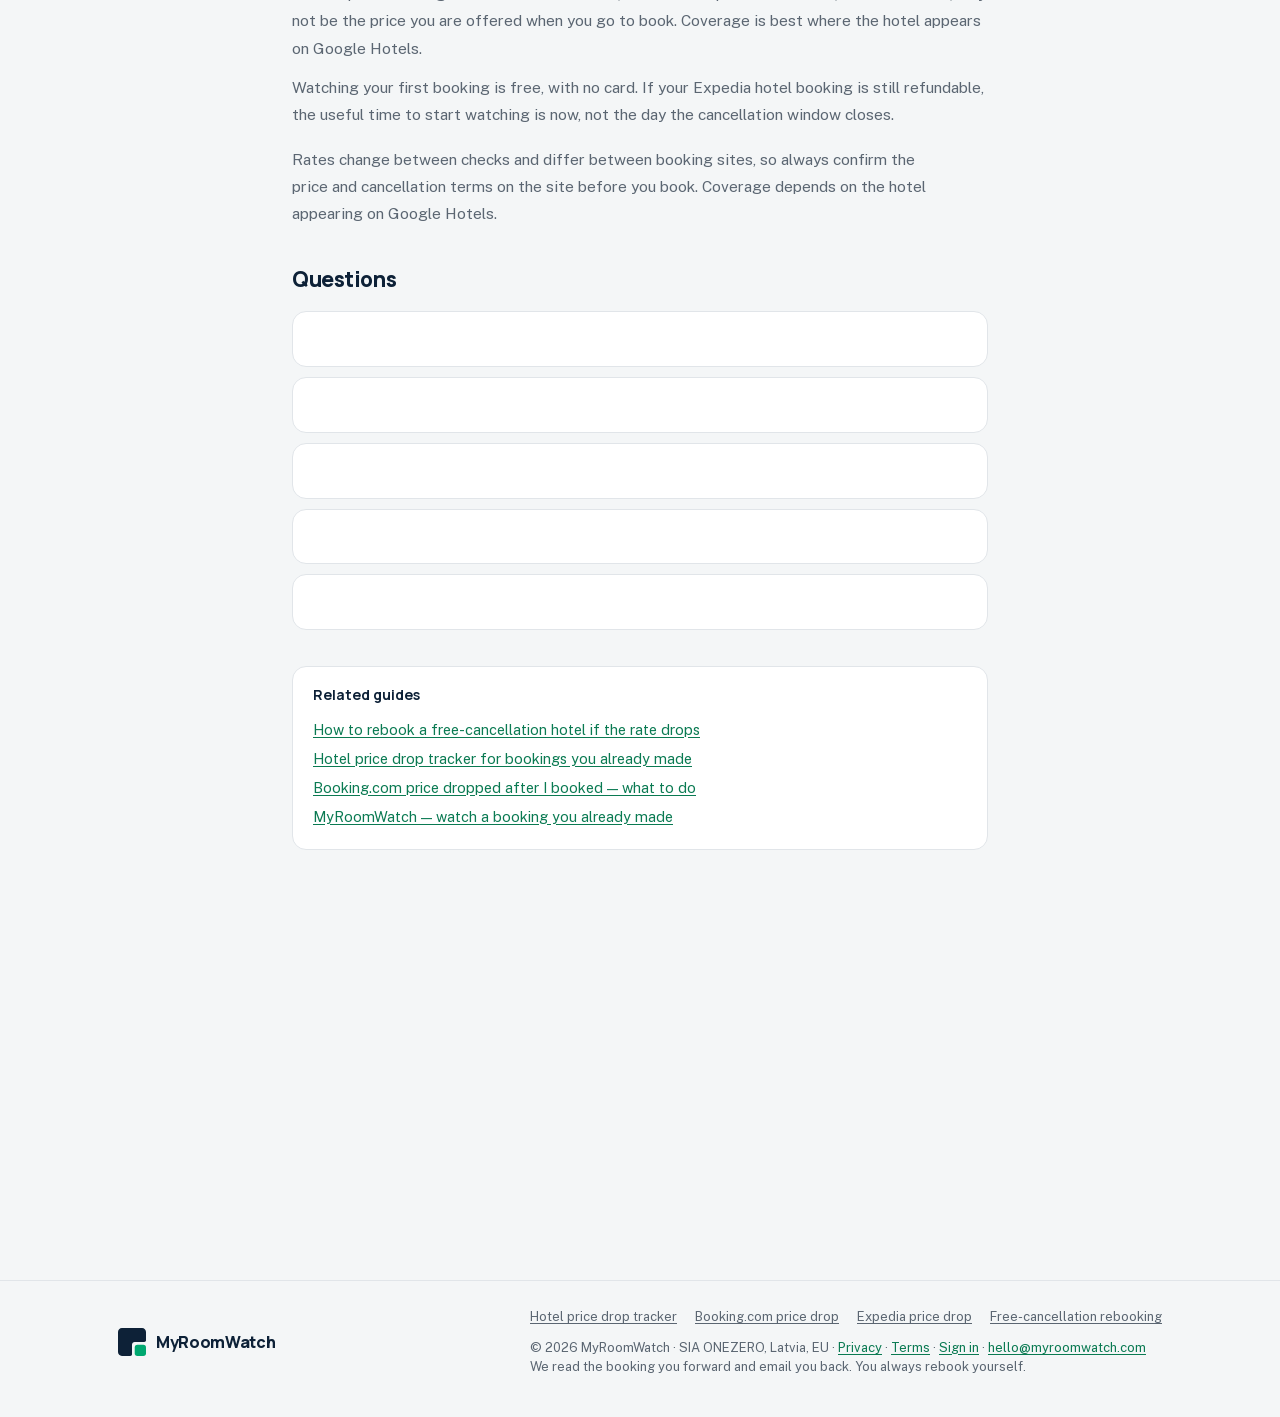
<file: landing/expedia-price-drop.html>
<!DOCTYPE html>
<!-- Post-Nuitée: swap the "you rebook yourself / we do not book for you" lines when in-app rebooking is live. See the SEO blueprint, section 5. -->
<html lang="en">
<head>
<meta charset="utf-8">
<meta name="viewport" content="width=device-width, initial-scale=1">
<title>Expedia price dropped after I booked — what to do</title>
<meta name="description" content="If an Expedia hotel rate falls after you booked a refundable room, you can usually cancel and rebook. MyRoomWatch watches the rate and emails you before your deadline.">
<link rel="canonical" href="https://www.myroomwatch.com/expedia-price-drop">
<meta property="og:type" content="website">
<meta property="og:url" content="https://www.myroomwatch.com/expedia-price-drop">
<meta property="og:site_name" content="MyRoomWatch">
<meta property="og:locale" content="en">
<meta property="og:title" content="Expedia price dropped after I booked — what to do">
<meta property="og:description" content="If an Expedia hotel rate falls after you booked a refundable room, you can usually cancel and rebook. MyRoomWatch watches the rate and emails you before your deadline.">
<meta property="og:image" content="https://www.myroomwatch.com/og.png">
<meta property="og:image:width" content="1200">
<meta property="og:image:height" content="630">
<meta property="og:image:alt" content="MyRoomWatch — watch a refundable hotel booking and get an email before your free-cancellation deadline">
<meta name="twitter:card" content="summary_large_image">
<meta name="twitter:title" content="Expedia price dropped after I booked — what to do">
<meta name="twitter:description" content="If an Expedia hotel rate falls after you booked a refundable room, you can usually cancel and rebook. MyRoomWatch watches the rate and emails you before your deadline.">
<meta name="twitter:image" content="https://www.myroomwatch.com/og.png">
<meta name="twitter:image:alt" content="MyRoomWatch — watch a refundable hotel booking and get an email before your free-cancellation deadline">
<meta name="theme-color" content="#0D2137">
<link rel="alternate" type="text/markdown" href="https://www.myroomwatch.com/expedia-price-drop.md">
<link rel="describedby" href="https://www.myroomwatch.com/llms.txt">
<link rel="icon" type="image/svg+xml" href="/favicon.svg">
<link rel="stylesheet" href="styles.css">
<script type="application/ld+json">
{
 "@context": "https://schema.org",
 "@graph": [
  {
   "@type": "BreadcrumbList",
   "@id": "https://www.myroomwatch.com/expedia-price-drop#breadcrumbs",
   "itemListElement": [
    {
     "@type": "ListItem",
     "position": 1,
     "name": "Home",
     "item": "https://www.myroomwatch.com/"
    },
    {
     "@type": "ListItem",
     "position": 2,
     "name": "Expedia price drop",
     "item": "https://www.myroomwatch.com/expedia-price-drop"
    }
   ]
  },
  {
   "@type": "WebPage",
   "@id": "https://www.myroomwatch.com/expedia-price-drop#webpage",
   "url": "https://www.myroomwatch.com/expedia-price-drop",
   "name": "Expedia price dropped after I booked — what to do",
   "description": "If an Expedia hotel rate falls after you booked a refundable room, you can usually cancel and rebook. MyRoomWatch watches the rate and emails you before your deadline.",
   "inLanguage": "en",
   "isPartOf": {
    "@id": "https://www.myroomwatch.com/#website"
   },
   "about": {
    "@id": "https://www.myroomwatch.com/#app"
   },
   "publisher": {
    "@id": "https://www.myroomwatch.com/#organization"
   },
   "breadcrumb": {
    "@id": "https://www.myroomwatch.com/expedia-price-drop#breadcrumbs"
   }
  },
  {
   "@type": "FAQPage",
   "@id": "https://www.myroomwatch.com/expedia-price-drop#faq",
   "mainEntity": [
    {
     "@type": "Question",
     "name": "Can I cancel an Expedia hotel booking and book again at a lower rate?",
     "acceptedAnswer": {
      "@type": "Answer",
      "text": "If your booking is still free to cancel, usually yes. Confirm the deadline and terms on your Expedia confirmation first."
     }
    },
    {
     "@type": "Question",
     "name": "Does MyRoomWatch work with Expedia confirmations?",
     "acceptedAnswer": {
      "@type": "Answer",
      "text": "Yes. Forward the confirmation from the email address you signed up with. We are not affiliated with Expedia."
     }
    },
    {
     "@type": "Question",
     "name": "Do you rebook the Expedia reservation for me?",
     "acceptedAnswer": {
      "@type": "Answer",
      "text": "No. You book and cancel yourself on Expedia. We only watch the rate and email you before the deadline."
     }
    },
    {
     "@type": "Question",
     "name": "What about a hotel + flight package?",
     "acceptedAnswer": {
      "@type": "Answer",
      "text": "Package terms can differ from hotel-only rates. Read your confirmation carefully; if the hotel portion is not freely cancellable, this pattern may not apply."
     }
    },
    {
     "@type": "Question",
     "name": "I booked on Booking.com instead.",
     "acceptedAnswer": {
      "@type": "Answer",
      "text": "See Booking.com price dropped after I booked. The watch flow is the same."
     }
    }
   ]
  }
 ]
}
</script>

<!-- Meta Pixel -->
<script>
!function(f,b,e,v,n,t,s){if(f.fbq)return;n=f.fbq=function(){n.callMethod?
n.callMethod.apply(n,arguments):n.queue.push(arguments)};if(!f._fbq)f._fbq=n;
n.push=n;n.loaded=!0;n.version='2.0';n.queue=[];t=b.createElement(e);t.async=!0;
t.src=v;s=b.getElementsByTagName(e)[0];s.parentNode.insertBefore(t,s)}(window,
document,'script','https://connect.facebook.net/en_US/fbevents.js');
fbq('init', '955713480660923');
fbq('track', 'PageView');
// Shared tracker: mrwFb(name, params, eventId) — eventId pairs the browser
// event with its Conversions API twin for deduplication.
window.mrwFb = function (name, params, eventId) {
  try { fbq('track', name, params || {}, eventId ? { eventID: eventId } : undefined); } catch (e) {}
};
// Server-side companion: posts the event to our API so the Conversions API
// receives the same event_id (plus _fbp/_fbc, and the email when known).
// text/plain keeps sendBeacon preflight-free; the API parses the body as JSON.
window.mrwFbBeacon = function (eventName, eventId, email) {
  try {
    var fbp = document.cookie.match(/(?:^|; )_fbp=([^;]+)/);
    var fbc = document.cookie.match(/(?:^|; )_fbc=([^;]+)/);
    var body = JSON.stringify({
      event_name: eventName,
      event_id: eventId,
      event_source_url: location.href.split("#")[0],
      fbp: fbp ? decodeURIComponent(fbp[1]) : null,
      fbc: fbc ? decodeURIComponent(fbc[1]) : null,
      email: email || null
    });
    var url = "https://api.myroomwatch.com/billing/meta/event";
    if (navigator.sendBeacon) {
      navigator.sendBeacon(url, new Blob([body], { type: "text/plain" }));
    } else {
      fetch(url, { method: "POST", body: body, keepalive: true });
    }
  } catch (e) {}
};
</script>
<noscript><img height="1" width="1" style="display:none" alt=""
src="https://www.facebook.com/tr?id=955713480660923&ev=PageView&noscript=1"></noscript>
<!-- End Meta Pixel -->
</head>
<body>

<header class="site-header">
  <div class="wrap">
    <a class="logo" href="/"><span class="logo-mark"></span>MyRoomWatch</a>
    <nav class="nav" aria-label="Main">
      <a href="/#how">How it works</a>
      <a href="/#pricing">Pricing</a>
      <a href="/#faq">FAQ</a>
      <a class="btn btn-ghost" href="/dashboard">Sign in</a>
    </nav>
    <div class="header-cta">
      <a class="btn btn-dark" href="#start">Start watching, free</a>
      <details class="mnav">
        <summary aria-label="Menu">Menu</summary>
        <nav class="menu" aria-label="Mobile">
          <a href="/#how">How it works</a>
          <a href="/#pricing">Pricing</a>
          <a href="/#faq">FAQ</a>
          <a href="/dashboard">Sign in</a>
        </nav>
      </details>
    </div>
  </div>
</header>

<main class="guide">
  <p class="crumbs"><a href="/">Home</a> › Expedia price drop</p>
  <h1>Expedia price dropped after I booked. Here's what to do next.</h1>
  <p class="lede">You booked a hotel on Expedia, and now the same stay is showing a lower price. That can happen. Expedia, like other booking sites, sells rates that move with demand, occupancy and timing. A lower number on the hotel page does not automatically change the reservation you already have. Whether you can do anything depends on the cancellation terms attached to <em>your</em> booking.</p>
  <p class="fineprint">MyRoomWatch is not affiliated with, endorsed by, or part of Expedia.</p>

<div id="start">
  <form class="hero-form" id="epd-form" novalidate>
    <div class="fields">
      <label class="sr-only" for="epd-email">Email address</label>
      <input type="email" name="email" id="epd-email" required autocomplete="email" placeholder="you@example.com">
      <button class="btn btn-primary" type="submit" id="epd-submit">Start watching, free</button>
    </div>
    <label class="optin"><input type="checkbox" id="epd-optin">
      <span>Send me travel deals and destination tips (optional).</span></label>
    <p class="form-status" id="epd-status" role="status" aria-live="polite" hidden></p>
    <p class="micro">No password needed — we email you a sign-in link. Free plan — no card needed.</p>
  </form>
  <div class="hero-form hero-done" id="epd-done" hidden role="status" aria-live="polite">
    <p class="done-title">You're in.</p>
    <p class="done-body">Forward any refundable hotel confirmation to</p>
    <p class="done-addr"><code id="epd-addr">save@myroomwatch.com</code>
      <button class="btn btn-ghost btn-copy" type="button" id="epd-copy">Copy</button></p>
    <p class="done-body">We also emailed you a link to open your dashboard.</p>
  </div>
</div>

<h2>Check your own cancellation terms first</h2>
<p>If the rate was refundable — free cancellation up to a deadline stated on your Expedia confirmation — you can usually cancel before that deadline and make a new booking at the price you see today. If the rate was non-refundable, or the deadline has passed, a later drop generally cannot be claimed. Package bookings that combine a hotel with a flight or car can also have different rules from a hotel-only rate. Read the cancellation section on your confirmation, including the date, time and time zone, before you act.</p>
<p>Match the new offer to the stay you already hold: same hotel, same dates, comparable room and board, same number of guests. Then look at the new rate's own cancellation policy. A cheaper price that you cannot cancel may or may not be a good swap.</p>

<h2>The safe cancel-and-rebook order</h2>
<p>If you decide to replace the booking, <a href="/free-cancellation-hotel-rebooking">book the new rate first</a>, confirm that the new reservation exists, and only then cancel the original on Expedia. Never cancel first. Inventory can vanish in the gap between two checks.</p>
<p class="callout"><strong>Book the new rate first, confirm it, then cancel the original. Never cancel first.</strong></p>

<h2>How MyRoomWatch watches an Expedia confirmation</h2>
<p>MyRoomWatch watches that Expedia booking so you do not have to keep opening the app. Sign up with your email, forward the Expedia confirmation to save@myroomwatch.com, and we read the hotel, dates, room and free-cancellation deadline. We check public rates for that stay on a schedule that gets more frequent as the deadline nears. About 48 hours before the window closes, we email you whether we have seen lower rates for your dates, with a link to check today's price — or we tell you that nothing moved.</p>
<p>We do not cancel or rebook on Expedia for you. We do not send instant price-drop alerts, and we do not quote a saving we cannot stand behind, because the price on one site, at one moment, may not be the price you are offered when you go to book. Coverage is best where the hotel appears on Google Hotels.</p>
<p>Watching your first booking is free, with no card. If your Expedia hotel booking is still refundable, the useful time to start watching is now, not the day the cancellation window closes.</p>

<p class="fineprint">Rates change between checks and differ between booking sites, so always confirm the price and cancellation terms on the site before you book. Coverage depends on the hotel appearing on Google Hotels.</p>

  <h2>Questions</h2>
  <div class="faq">
<details>
  <summary>Can I cancel an Expedia hotel booking and book again at a lower rate?</summary>
  <p class="a">If your booking is still free to cancel, usually yes. Confirm the deadline and terms on your Expedia confirmation first.</p>
</details>
<details>
  <summary>Does MyRoomWatch work with Expedia confirmations?</summary>
  <p class="a">Yes. Forward the confirmation from the email address you signed up with. We are not affiliated with Expedia.</p>
</details>
<details>
  <summary>Do you rebook the Expedia reservation for me?</summary>
  <p class="a">No. You book and cancel yourself on Expedia. We only watch the rate and email you before the deadline.</p>
</details>
<details>
  <summary>What about a hotel + flight package?</summary>
  <p class="a">Package terms can differ from hotel-only rates. Read your confirmation carefully; if the hotel portion is not freely cancellable, this pattern may not apply.</p>
</details>
<details>
  <summary>I booked on Booking.com instead.</summary>
  <p class="a">See <a href="/booking-com-price-drop">Booking.com price dropped after I booked</a>. The watch flow is the same.</p>
</details>
  </div>

  <div class="related-guides">
    <p>Related guides</p>
    <ul>
<li><a href="/free-cancellation-hotel-rebooking">How to rebook a free-cancellation hotel if the rate drops</a></li>
<li><a href="/hotel-price-drop-tracker">Hotel price drop tracker for bookings you already made</a></li>
<li><a href="/booking-com-price-drop">Booking.com price dropped after I booked — what to do</a></li>
<li><a href="/">MyRoomWatch — watch a booking you already made</a></li>
    </ul>
  </div>

  <div class="final">
    <h2>Your Expedia deadline is already counting down.</h2>
    <p>Forward the confirmation and get one clear email before your free-cancellation window closes. Free plan — no card needed.</p>
    <a class="btn btn-primary" href="#start">Start watching, free</a>
  </div>
</main>

<footer class="site-footer">
  <div class="wrap">
    <a class="logo" href="/"><span class="logo-mark"></span>MyRoomWatch</a>
    <div class="fcol">
      <ul class="footer-guides">
        <li><a href="/hotel-price-drop-tracker">Hotel price drop tracker</a></li>
        <li><a href="/booking-com-price-drop">Booking.com price drop</a></li>
        <li><a href="/expedia-price-drop">Expedia price drop</a></li>
        <li><a href="/free-cancellation-hotel-rebooking">Free-cancellation rebooking</a></li>
      </ul>
      <p>© 2026 MyRoomWatch · SIA ONEZERO, Latvia, EU · <a href="/privacy">Privacy</a> · <a href="/terms">Terms</a> · <a href="/dashboard">Sign in</a> · <a href="mailto:hello@myroomwatch.com">hello@myroomwatch.com</a><br>
         We read the booking you forward and email you back. You always rebook yourself.</p>
    </div>
  </div>
</footer>

<script>
(function () {
  var API = "https://api.myroomwatch.com";
  var form = document.getElementById("epd-form");
  var email = document.getElementById("epd-email");
  var optin = document.getElementById("epd-optin");
  var button = document.getElementById("epd-submit");
  var status = document.getElementById("epd-status");
  var done = document.getElementById("epd-done");
  if (!form) return;
  function show(msg, ok) {
    status.textContent = msg; status.hidden = false; status.classList.toggle("ok", !!ok);
  }
  function firstError(payload, fallback) {
    var d = payload && payload.detail;
    if (typeof d === "string") return d;
    if (Array.isArray(d) && d.length && d[0].msg) return d[0].msg;
    return fallback;
  }
  form.addEventListener("submit", function (e) {
    e.preventDefault();
    var mail = (email.value || "").trim();
    if (!mail || email.validity.typeMismatch) { show("Please enter a valid email address.", false); email.focus(); return; }
    button.disabled = true; button.textContent = "Sending…";
    fetch(API + "/auth/magic-link", {
      method: "POST",
      headers: { "Content-Type": "application/json" },
      body: JSON.stringify({ email: mail, marketing_opt_in: !!(optin && optin.checked) })
    }).then(function (resp) {
      return resp.json().then(function (body) { return { ok: resp.ok, body: body }; });
    }).then(function (r) {
      if (!r.ok) throw new Error(firstError(r.body, "Something went wrong. Please try again."));
      form.hidden = true; done.hidden = false;
    }).catch(function (err) {
      show(err.message || "Something went wrong. Please try again.", false);
    }).finally(function () {
      button.disabled = false; button.textContent = "Start watching, free";
    });
  });
  var copyBtn = document.getElementById("epd-copy");
  if (copyBtn) {
    copyBtn.addEventListener("click", function () {
      var addr = document.getElementById("epd-addr").textContent;
      function flash(label) { copyBtn.textContent = label; setTimeout(function () { copyBtn.textContent = "Copy"; }, 2000); }
      if (navigator.clipboard && navigator.clipboard.writeText) {
        navigator.clipboard.writeText(addr).then(function () { flash("Copied ✓"); }, function () { flash("Select it above"); });
      } else {
        var range = document.createRange();
        range.selectNodeContents(document.getElementById("epd-addr"));
        var sel = window.getSelection(); sel.removeAllRanges(); sel.addRange(range);
        flash("Press Ctrl+C");
      }
    });
  }
})();
</script>
</body>
</html>
</file>
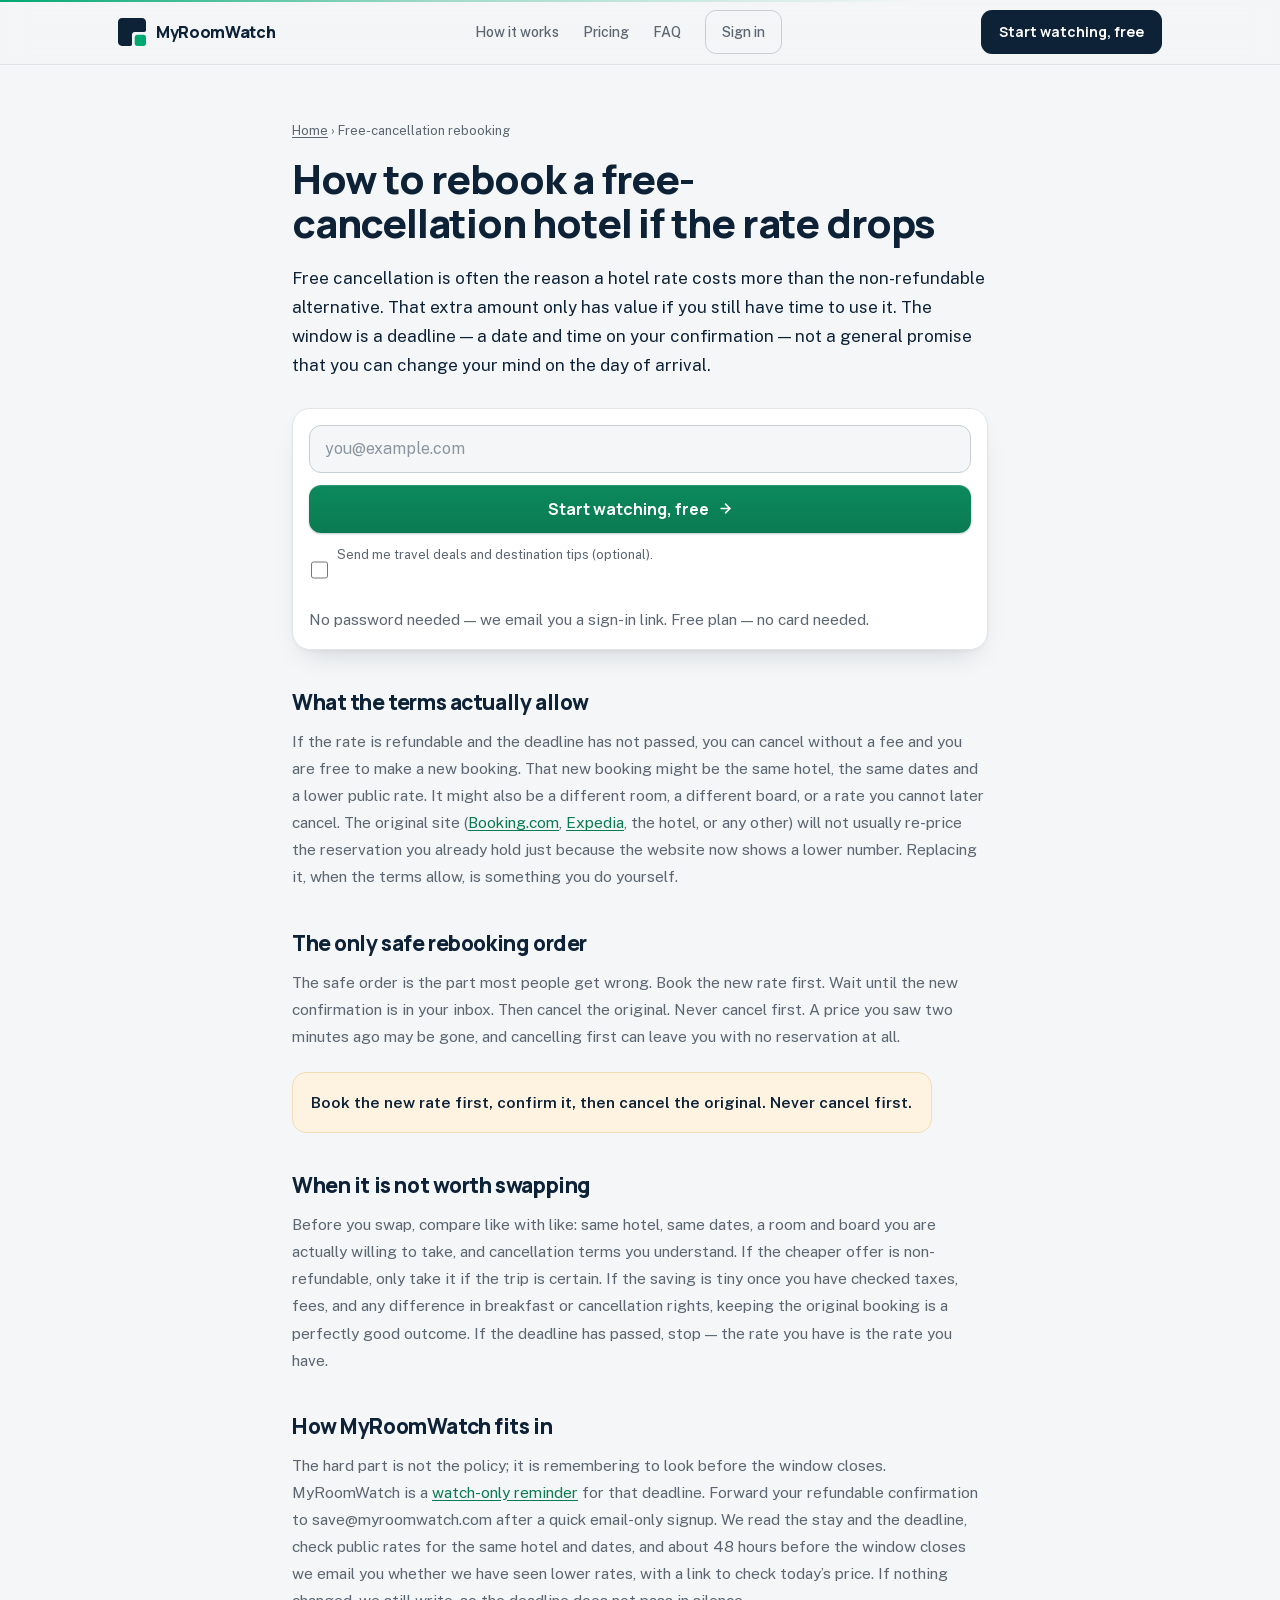
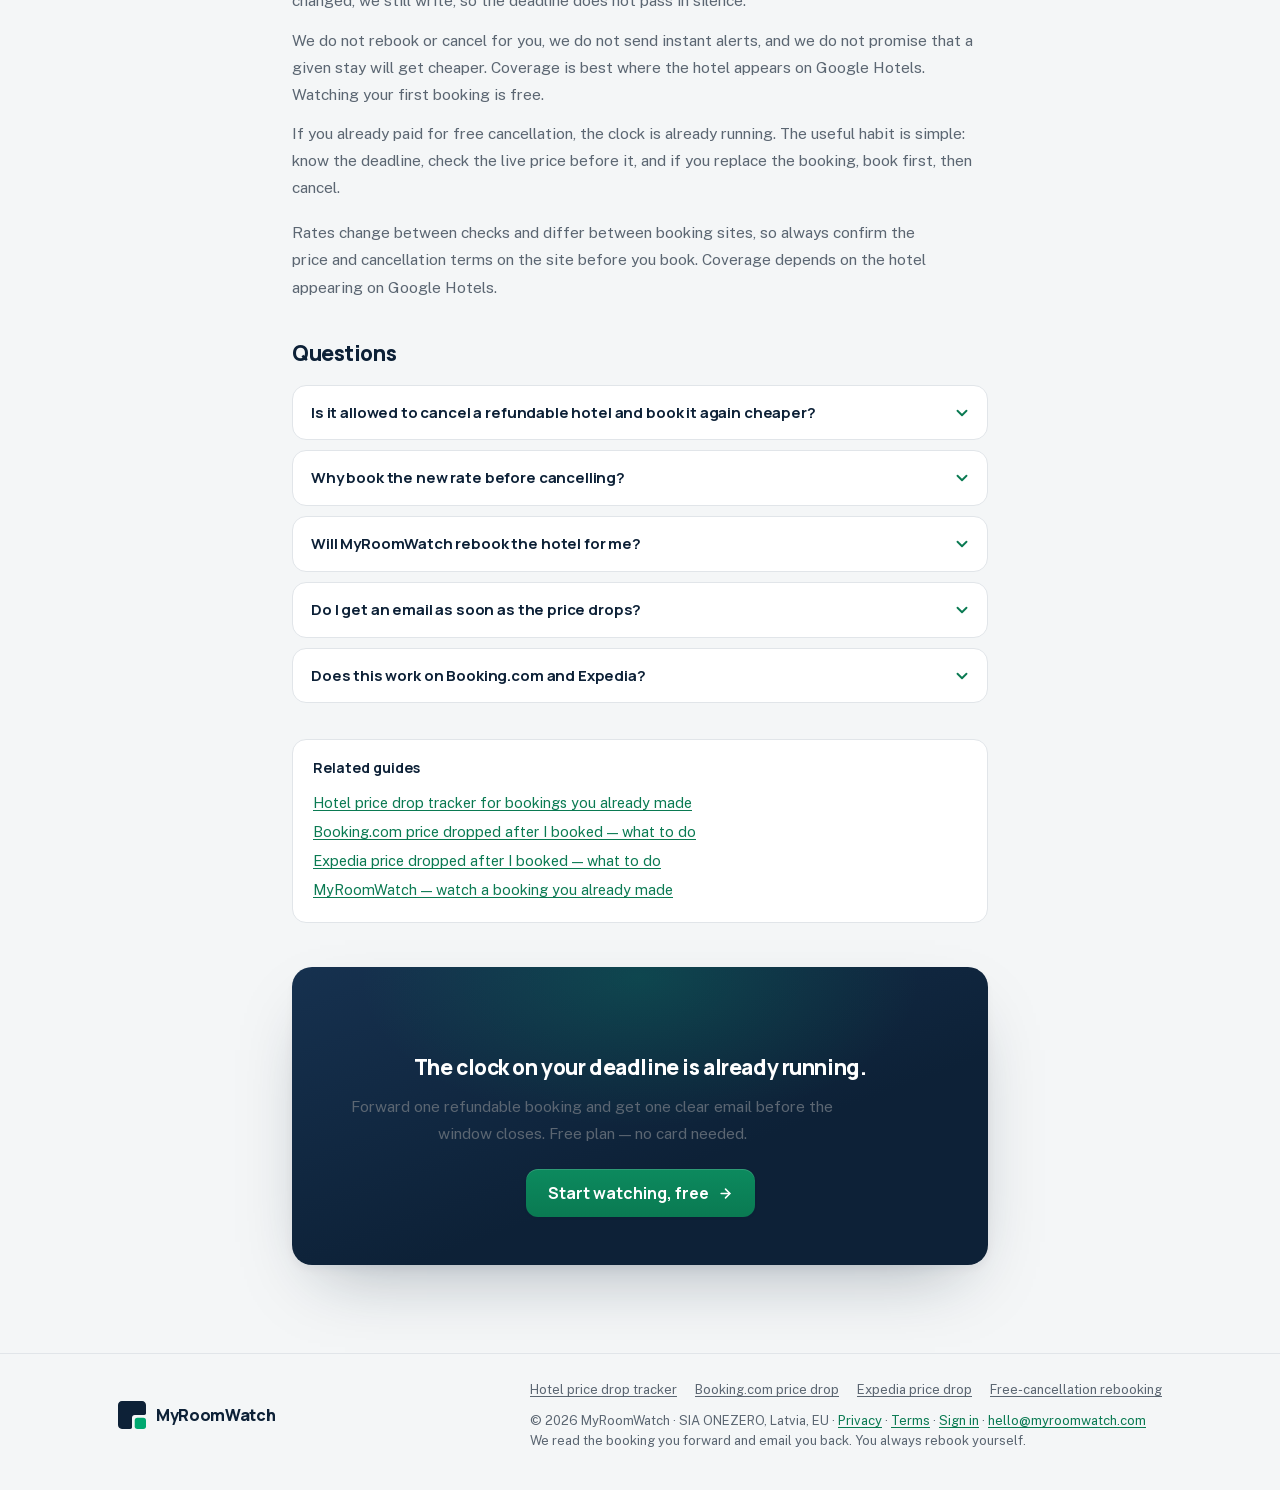
<file: landing/free-cancellation-hotel-rebooking.html>
<!DOCTYPE html>
<!-- Post-Nuitée: swap the "you rebook yourself / we do not book for you" lines when in-app rebooking is live. See the SEO blueprint, section 5. -->
<html lang="en">
<head>
<meta charset="utf-8">
<meta name="viewport" content="width=device-width, initial-scale=1">
<title>How to rebook a free-cancellation hotel if the rate drops</title>
<meta name="description" content="Free cancellation only helps if you use it in time. Here is how rebooking a refundable hotel works, and how MyRoomWatch emails you about 48 hours before the deadline.">
<link rel="canonical" href="https://www.myroomwatch.com/free-cancellation-hotel-rebooking">
<meta property="og:type" content="website">
<meta property="og:url" content="https://www.myroomwatch.com/free-cancellation-hotel-rebooking">
<meta property="og:site_name" content="MyRoomWatch">
<meta property="og:locale" content="en">
<meta property="og:title" content="How to rebook a free-cancellation hotel if the rate drops">
<meta property="og:description" content="Free cancellation only helps if you use it in time. Here is how rebooking a refundable hotel works, and how MyRoomWatch emails you about 48 hours before the deadline.">
<meta property="og:image" content="https://www.myroomwatch.com/og.png">
<meta property="og:image:width" content="1200">
<meta property="og:image:height" content="630">
<meta property="og:image:alt" content="MyRoomWatch — watch a refundable hotel booking and get an email before your free-cancellation deadline">
<meta name="twitter:card" content="summary_large_image">
<meta name="twitter:title" content="How to rebook a free-cancellation hotel if the rate drops">
<meta name="twitter:description" content="Free cancellation only helps if you use it in time. Here is how rebooking a refundable hotel works, and how MyRoomWatch emails you about 48 hours before the deadline.">
<meta name="twitter:image" content="https://www.myroomwatch.com/og.png">
<meta name="twitter:image:alt" content="MyRoomWatch — watch a refundable hotel booking and get an email before your free-cancellation deadline">
<meta name="theme-color" content="#0D2137">
<link rel="alternate" type="text/markdown" href="https://www.myroomwatch.com/free-cancellation-hotel-rebooking.md">
<link rel="describedby" href="https://www.myroomwatch.com/llms.txt">
<link rel="icon" type="image/svg+xml" href="/favicon.svg">
<link rel="stylesheet" href="styles.css">
<script type="application/ld+json">
{
 "@context": "https://schema.org",
 "@graph": [
  {
   "@type": "BreadcrumbList",
   "@id": "https://www.myroomwatch.com/free-cancellation-hotel-rebooking#breadcrumbs",
   "itemListElement": [
    {
     "@type": "ListItem",
     "position": 1,
     "name": "Home",
     "item": "https://www.myroomwatch.com/"
    },
    {
     "@type": "ListItem",
     "position": 2,
     "name": "Free-cancellation rebooking",
     "item": "https://www.myroomwatch.com/free-cancellation-hotel-rebooking"
    }
   ]
  },
  {
   "@type": "WebPage",
   "@id": "https://www.myroomwatch.com/free-cancellation-hotel-rebooking#webpage",
   "url": "https://www.myroomwatch.com/free-cancellation-hotel-rebooking",
   "name": "How to rebook a free-cancellation hotel if the rate drops",
   "description": "Free cancellation only helps if you use it in time. Here is how rebooking a refundable hotel works, and how MyRoomWatch emails you about 48 hours before the deadline.",
   "inLanguage": "en",
   "isPartOf": {
    "@id": "https://www.myroomwatch.com/#website"
   },
   "about": {
    "@id": "https://www.myroomwatch.com/#app"
   },
   "publisher": {
    "@id": "https://www.myroomwatch.com/#organization"
   },
   "breadcrumb": {
    "@id": "https://www.myroomwatch.com/free-cancellation-hotel-rebooking#breadcrumbs"
   }
  },
  {
   "@type": "FAQPage",
   "@id": "https://www.myroomwatch.com/free-cancellation-hotel-rebooking#faq",
   "mainEntity": [
    {
     "@type": "Question",
     "name": "Is it allowed to cancel a refundable hotel and book it again cheaper?",
     "acceptedAnswer": {
      "@type": "Answer",
      "text": "Usually yes, if you cancel before your own deadline and the new rate is one you are happy with. Always follow the terms on your confirmation."
     }
    },
    {
     "@type": "Question",
     "name": "Why book the new rate before cancelling?",
     "acceptedAnswer": {
      "@type": "Answer",
      "text": "Because the cheaper rate can disappear. If you cancel first, you may end up with no room, or only a more expensive one."
     }
    },
    {
     "@type": "Question",
     "name": "Will MyRoomWatch rebook the hotel for me?",
     "acceptedAnswer": {
      "@type": "Answer",
      "text": "No. Today we only watch the rate and email you before the deadline. You rebook yourself."
     }
    },
    {
     "@type": "Question",
     "name": "Do I get an email as soon as the price drops?",
     "acceptedAnswer": {
      "@type": "Answer",
      "text": "No. You hear from us about 48 hours before your free-cancellation deadline, with what we have seen by then."
     }
    },
    {
     "@type": "Question",
     "name": "Does this work on Booking.com and Expedia?",
     "acceptedAnswer": {
      "@type": "Answer",
      "text": "Yes, when the booking is refundable. See the Booking.com and Expedia guides."
     }
    }
   ]
  }
 ]
}
</script>

<!-- Meta Pixel -->
<script>
!function(f,b,e,v,n,t,s){if(f.fbq)return;n=f.fbq=function(){n.callMethod?
n.callMethod.apply(n,arguments):n.queue.push(arguments)};if(!f._fbq)f._fbq=n;
n.push=n;n.loaded=!0;n.version='2.0';n.queue=[];t=b.createElement(e);t.async=!0;
t.src=v;s=b.getElementsByTagName(e)[0];s.parentNode.insertBefore(t,s)}(window,
document,'script','https://connect.facebook.net/en_US/fbevents.js');
fbq('init', '955713480660923');
fbq('track', 'PageView');
// Shared tracker: mrwFb(name, params, eventId) — eventId pairs the browser
// event with its Conversions API twin for deduplication.
window.mrwFb = function (name, params, eventId) {
  try { fbq('track', name, params || {}, eventId ? { eventID: eventId } : undefined); } catch (e) {}
};
// Server-side companion: posts the event to our API so the Conversions API
// receives the same event_id (plus _fbp/_fbc, and the email when known).
// text/plain keeps sendBeacon preflight-free; the API parses the body as JSON.
window.mrwFbBeacon = function (eventName, eventId, email) {
  try {
    var fbp = document.cookie.match(/(?:^|; )_fbp=([^;]+)/);
    var fbc = document.cookie.match(/(?:^|; )_fbc=([^;]+)/);
    var body = JSON.stringify({
      event_name: eventName,
      event_id: eventId,
      event_source_url: location.href.split("#")[0],
      fbp: fbp ? decodeURIComponent(fbp[1]) : null,
      fbc: fbc ? decodeURIComponent(fbc[1]) : null,
      email: email || null
    });
    var url = "https://api.myroomwatch.com/billing/meta/event";
    if (navigator.sendBeacon) {
      navigator.sendBeacon(url, new Blob([body], { type: "text/plain" }));
    } else {
      fetch(url, { method: "POST", body: body, keepalive: true });
    }
  } catch (e) {}
};
</script>
<noscript><img height="1" width="1" style="display:none" alt=""
src="https://www.facebook.com/tr?id=955713480660923&ev=PageView&noscript=1"></noscript>
<!-- End Meta Pixel -->
</head>
<body>

<header class="site-header">
  <div class="wrap">
    <a class="logo" href="/"><span class="logo-mark"></span>MyRoomWatch</a>
    <nav class="nav" aria-label="Main">
      <a href="/#how">How it works</a>
      <a href="/#pricing">Pricing</a>
      <a href="/#faq">FAQ</a>
      <a class="btn btn-ghost" href="/dashboard">Sign in</a>
    </nav>
    <div class="header-cta">
      <a class="btn btn-dark" href="#start">Start watching, free</a>
      <details class="mnav">
        <summary aria-label="Menu">Menu</summary>
        <nav class="menu" aria-label="Mobile">
          <a href="/#how">How it works</a>
          <a href="/#pricing">Pricing</a>
          <a href="/#faq">FAQ</a>
          <a href="/dashboard">Sign in</a>
        </nav>
      </details>
    </div>
  </div>
</header>

<main class="guide">
  <p class="crumbs"><a href="/">Home</a> › Free-cancellation rebooking</p>
  <h1>How to rebook a free-cancellation hotel if the rate drops</h1>
  <p class="lede">Free cancellation is often the reason a hotel rate costs more than the non-refundable alternative. That extra amount only has value if you still have time to use it. The window is a deadline — a date and time on your confirmation — not a general promise that you can change your mind on the day of arrival.</p>
  

<div id="start">
  <form class="hero-form" id="fchr-form" novalidate>
    <div class="fields">
      <label class="sr-only" for="fchr-email">Email address</label>
      <input type="email" name="email" id="fchr-email" required autocomplete="email" placeholder="you@example.com">
      <button class="btn btn-primary" type="submit" id="fchr-submit">Start watching, free</button>
    </div>
    <label class="optin"><input type="checkbox" id="fchr-optin">
      <span>Send me travel deals and destination tips (optional).</span></label>
    <p class="form-status" id="fchr-status" role="status" aria-live="polite" hidden></p>
    <p class="micro">No password needed — we email you a sign-in link. Free plan — no card needed.</p>
  </form>
  <div class="hero-form hero-done" id="fchr-done" hidden role="status" aria-live="polite">
    <p class="done-title">You're in.</p>
    <p class="done-body">Forward any refundable hotel confirmation to</p>
    <p class="done-addr"><code id="fchr-addr">save@myroomwatch.com</code>
      <button class="btn btn-ghost btn-copy" type="button" id="fchr-copy">Copy</button></p>
    <p class="done-body">We also emailed you a link to open your dashboard.</p>
  </div>
</div>

<h2>What the terms actually allow</h2>
<p>If the rate is refundable and the deadline has not passed, you can cancel without a fee and you are free to make a new booking. That new booking might be the same hotel, the same dates and a lower public rate. It might also be a different room, a different board, or a rate you cannot later cancel. The original site (<a href="/booking-com-price-drop">Booking.com</a>, <a href="/expedia-price-drop">Expedia</a>, the hotel, or any other) will not usually re-price the reservation you already hold just because the website now shows a lower number. Replacing it, when the terms allow, is something you do yourself.</p>

<h2>The only safe rebooking order</h2>
<p>The safe order is the part most people get wrong. Book the new rate first. Wait until the new confirmation is in your inbox. Then cancel the original. Never cancel first. A price you saw two minutes ago may be gone, and cancelling first can leave you with no reservation at all.</p>
<p class="callout"><strong>Book the new rate first, confirm it, then cancel the original. Never cancel first.</strong></p>

<h2>When it is not worth swapping</h2>
<p>Before you swap, compare like with like: same hotel, same dates, a room and board you are actually willing to take, and cancellation terms you understand. If the cheaper offer is non-refundable, only take it if the trip is certain. If the saving is tiny once you have checked taxes, fees, and any difference in breakfast or cancellation rights, keeping the original booking is a perfectly good outcome. If the deadline has passed, stop — the rate you have is the rate you have.</p>

<h2>How MyRoomWatch fits in</h2>
<p>The hard part is not the policy; it is remembering to look before the window closes. MyRoomWatch is a <a href="/hotel-price-drop-tracker">watch-only reminder</a> for that deadline. Forward your refundable confirmation to save@myroomwatch.com after a quick email-only signup. We read the stay and the deadline, check public rates for the same hotel and dates, and about 48 hours before the window closes we email you whether we have seen lower rates, with a link to check today’s price. If nothing changed, we still write, so the deadline does not pass in silence.</p>
<p>We do not rebook or cancel for you, we do not send instant alerts, and we do not promise that a given stay will get cheaper. Coverage is best where the hotel appears on Google Hotels. Watching your first booking is free.</p>
<p>If you already paid for free cancellation, the clock is already running. The useful habit is simple: know the deadline, check the live price before it, and if you replace the booking, book first, then cancel.</p>

<p class="fineprint">Rates change between checks and differ between booking sites, so always confirm the price and cancellation terms on the site before you book. Coverage depends on the hotel appearing on Google Hotels.</p>

  <h2>Questions</h2>
  <div class="faq">
<details>
  <summary>Is it allowed to cancel a refundable hotel and book it again cheaper?</summary>
  <p class="a">Usually yes, if you cancel before your own deadline and the new rate is one you are happy with. Always follow the terms on your confirmation.</p>
</details>
<details>
  <summary>Why book the new rate before cancelling?</summary>
  <p class="a">Because the cheaper rate can disappear. If you cancel first, you may end up with no room, or only a more expensive one.</p>
</details>
<details>
  <summary>Will MyRoomWatch rebook the hotel for me?</summary>
  <p class="a">No. Today we only watch the rate and email you before the deadline. You rebook yourself.</p>
</details>
<details>
  <summary>Do I get an email as soon as the price drops?</summary>
  <p class="a">No. You hear from us about 48 hours before your free-cancellation deadline, with what we have seen by then.</p>
</details>
<details>
  <summary>Does this work on Booking.com and Expedia?</summary>
  <p class="a">Yes, when the booking is refundable. See the <a href="/booking-com-price-drop">Booking.com</a> and <a href="/expedia-price-drop">Expedia</a> guides.</p>
</details>
  </div>

  <div class="related-guides">
    <p>Related guides</p>
    <ul>
<li><a href="/hotel-price-drop-tracker">Hotel price drop tracker for bookings you already made</a></li>
<li><a href="/booking-com-price-drop">Booking.com price dropped after I booked — what to do</a></li>
<li><a href="/expedia-price-drop">Expedia price dropped after I booked — what to do</a></li>
<li><a href="/">MyRoomWatch — watch a booking you already made</a></li>
    </ul>
  </div>

  <div class="final">
    <h2>The clock on your deadline is already running.</h2>
    <p>Forward one refundable booking and get one clear email before the window closes. Free plan — no card needed.</p>
    <a class="btn btn-primary" href="#start">Start watching, free</a>
  </div>
</main>

<footer class="site-footer">
  <div class="wrap">
    <a class="logo" href="/"><span class="logo-mark"></span>MyRoomWatch</a>
    <div class="fcol">
      <ul class="footer-guides">
        <li><a href="/hotel-price-drop-tracker">Hotel price drop tracker</a></li>
        <li><a href="/booking-com-price-drop">Booking.com price drop</a></li>
        <li><a href="/expedia-price-drop">Expedia price drop</a></li>
        <li><a href="/free-cancellation-hotel-rebooking">Free-cancellation rebooking</a></li>
      </ul>
      <p>© 2026 MyRoomWatch · SIA ONEZERO, Latvia, EU · <a href="/privacy">Privacy</a> · <a href="/terms">Terms</a> · <a href="/dashboard">Sign in</a> · <a href="mailto:hello@myroomwatch.com">hello@myroomwatch.com</a><br>
         We read the booking you forward and email you back. You always rebook yourself.</p>
    </div>
  </div>
</footer>

<script>
(function () {
  var API = "https://api.myroomwatch.com";
  var form = document.getElementById("fchr-form");
  var email = document.getElementById("fchr-email");
  var optin = document.getElementById("fchr-optin");
  var button = document.getElementById("fchr-submit");
  var status = document.getElementById("fchr-status");
  var done = document.getElementById("fchr-done");
  if (!form) return;
  function show(msg, ok) {
    status.textContent = msg; status.hidden = false; status.classList.toggle("ok", !!ok);
  }
  function firstError(payload, fallback) {
    var d = payload && payload.detail;
    if (typeof d === "string") return d;
    if (Array.isArray(d) && d.length && d[0].msg) return d[0].msg;
    return fallback;
  }
  form.addEventListener("submit", function (e) {
    e.preventDefault();
    var mail = (email.value || "").trim();
    if (!mail || email.validity.typeMismatch) { show("Please enter a valid email address.", false); email.focus(); return; }
    button.disabled = true; button.textContent = "Sending…";
    fetch(API + "/auth/magic-link", {
      method: "POST",
      headers: { "Content-Type": "application/json" },
      body: JSON.stringify({ email: mail, marketing_opt_in: !!(optin && optin.checked) })
    }).then(function (resp) {
      return resp.json().then(function (body) { return { ok: resp.ok, body: body }; });
    }).then(function (r) {
      if (!r.ok) throw new Error(firstError(r.body, "Something went wrong. Please try again."));
      form.hidden = true; done.hidden = false;
    }).catch(function (err) {
      show(err.message || "Something went wrong. Please try again.", false);
    }).finally(function () {
      button.disabled = false; button.textContent = "Start watching, free";
    });
  });
  var copyBtn = document.getElementById("fchr-copy");
  if (copyBtn) {
    copyBtn.addEventListener("click", function () {
      var addr = document.getElementById("fchr-addr").textContent;
      function flash(label) { copyBtn.textContent = label; setTimeout(function () { copyBtn.textContent = "Copy"; }, 2000); }
      if (navigator.clipboard && navigator.clipboard.writeText) {
        navigator.clipboard.writeText(addr).then(function () { flash("Copied ✓"); }, function () { flash("Select it above"); });
      } else {
        var range = document.createRange();
        range.selectNodeContents(document.getElementById("fchr-addr"));
        var sel = window.getSelection(); sel.removeAllRanges(); sel.addRange(range);
        flash("Press Ctrl+C");
      }
    });
  }
})();
</script>
</body>
</html>
</file>
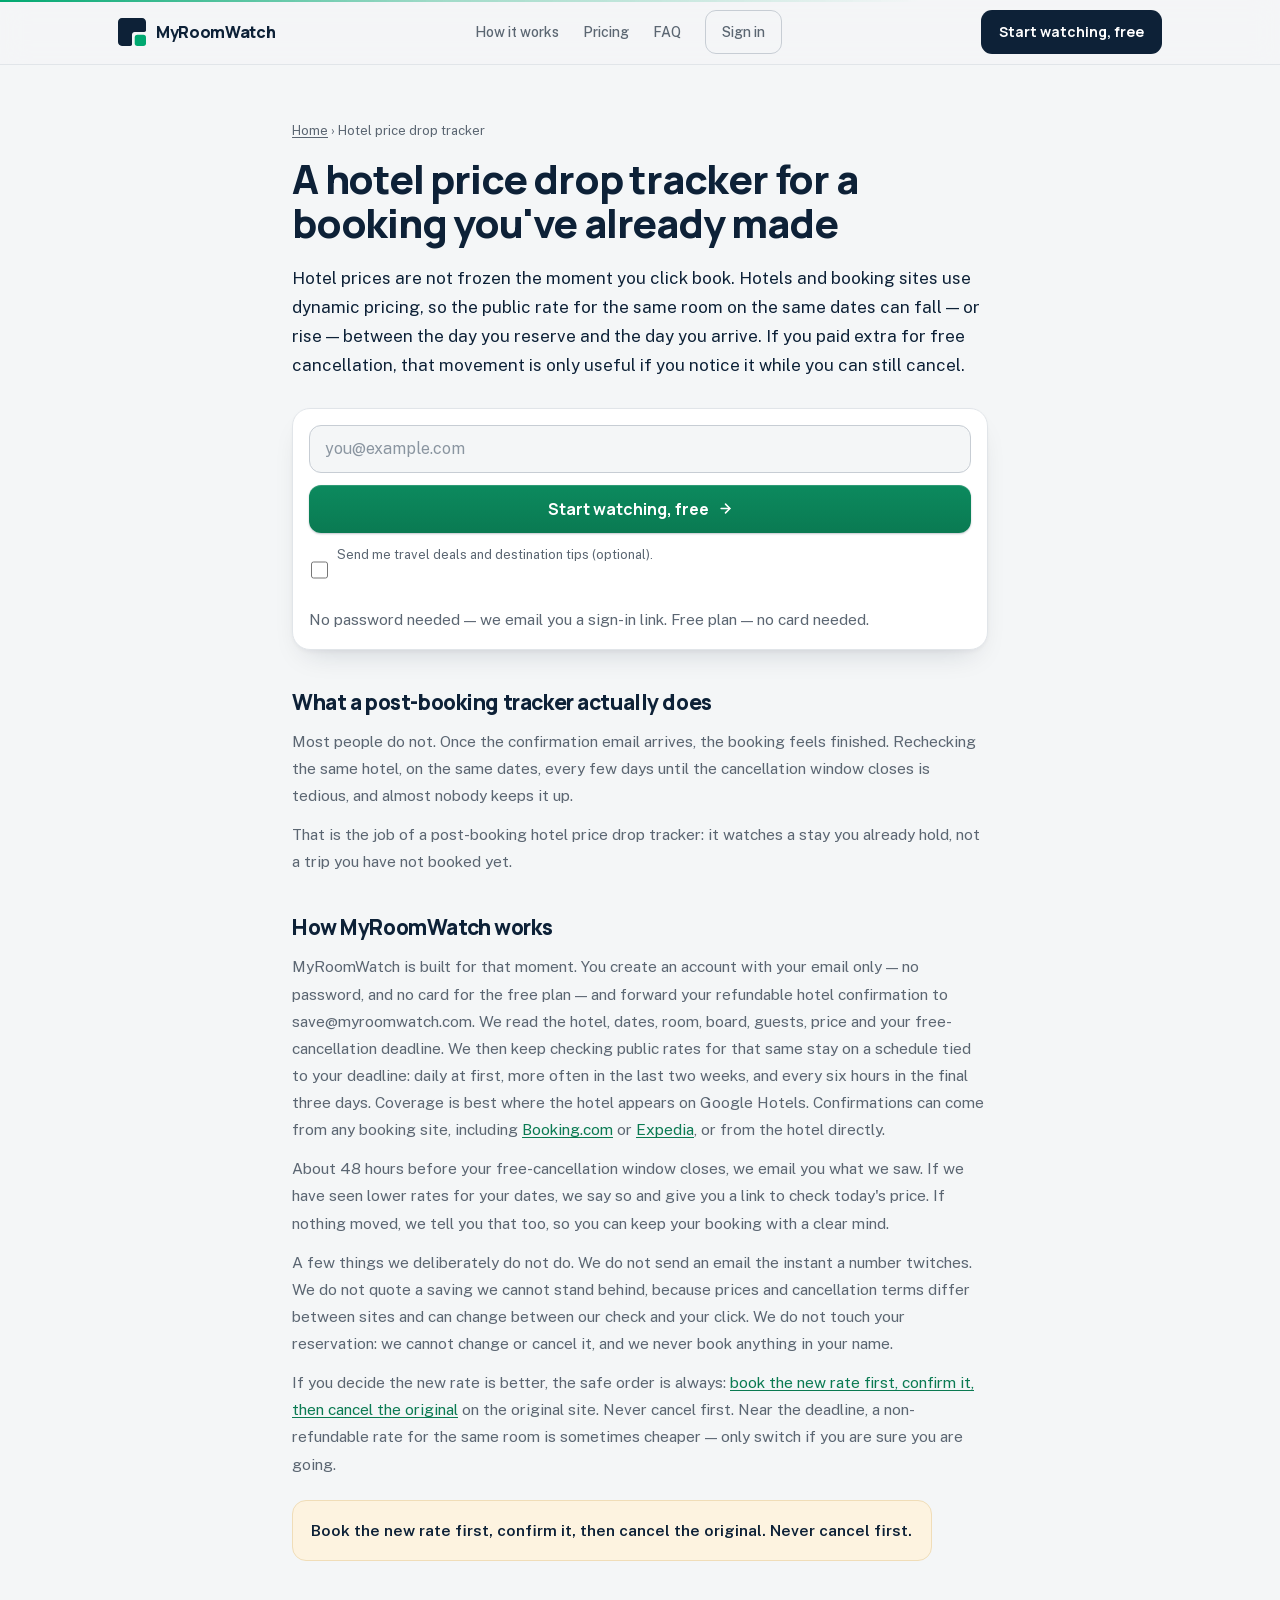
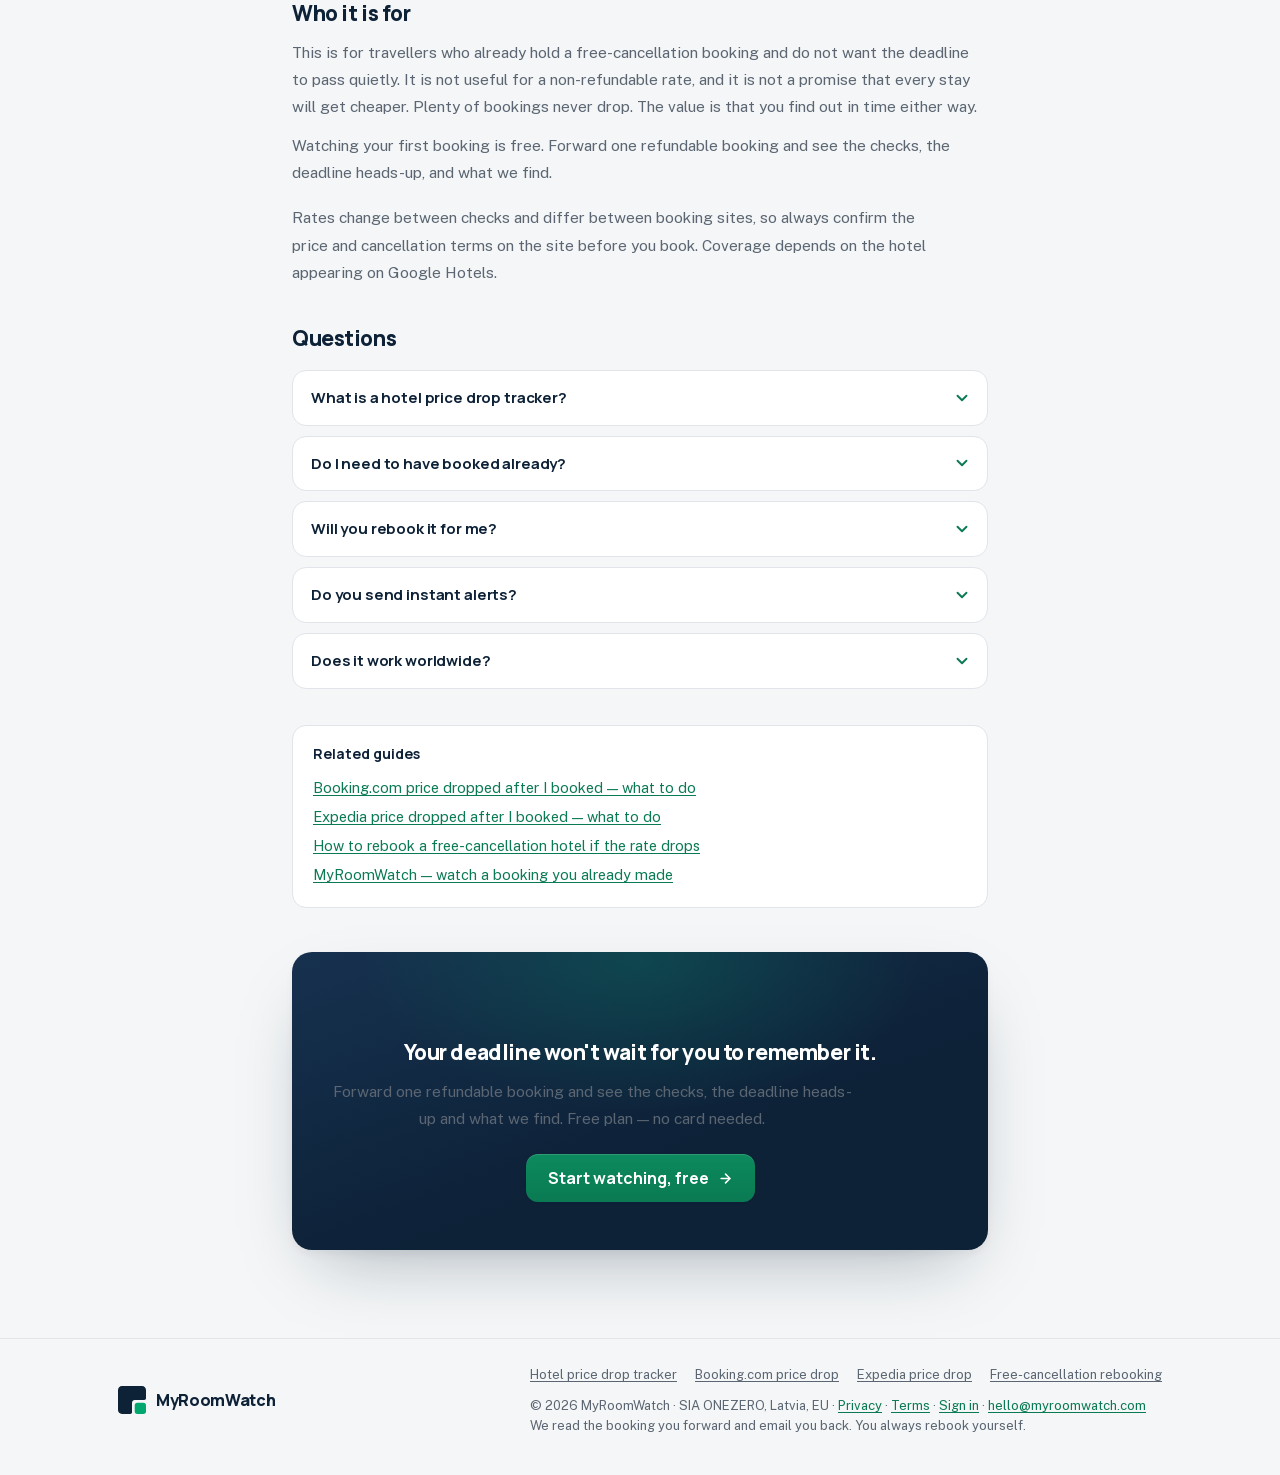
<file: landing/hotel-price-drop-tracker.html>
<!DOCTYPE html>
<!-- Post-Nuitée: swap the "you rebook yourself / we do not book for you" lines when in-app rebooking is live. See the SEO blueprint, section 5. -->
<html lang="en">
<head>
<meta charset="utf-8">
<meta name="viewport" content="width=device-width, initial-scale=1">
<title>Hotel price drop tracker for bookings you already made | MyRoomWatch</title>
<meta name="description" content="Forward a refundable hotel booking. MyRoomWatch checks rates for your dates and emails you about 48 hours before your free-cancellation deadline. A free plan is available.">
<link rel="canonical" href="https://www.myroomwatch.com/hotel-price-drop-tracker">
<meta property="og:type" content="website">
<meta property="og:url" content="https://www.myroomwatch.com/hotel-price-drop-tracker">
<meta property="og:site_name" content="MyRoomWatch">
<meta property="og:locale" content="en">
<meta property="og:title" content="Hotel price drop tracker for bookings you already made | MyRoomWatch">
<meta property="og:description" content="Forward a refundable hotel booking. MyRoomWatch checks rates for your dates and emails you about 48 hours before your free-cancellation deadline. A free plan is available.">
<meta property="og:image" content="https://www.myroomwatch.com/og.png">
<meta property="og:image:width" content="1200">
<meta property="og:image:height" content="630">
<meta property="og:image:alt" content="MyRoomWatch — watch a refundable hotel booking and get an email before your free-cancellation deadline">
<meta name="twitter:card" content="summary_large_image">
<meta name="twitter:title" content="Hotel price drop tracker for bookings you already made | MyRoomWatch">
<meta name="twitter:description" content="Forward a refundable hotel booking. MyRoomWatch checks rates for your dates and emails you about 48 hours before your free-cancellation deadline. A free plan is available.">
<meta name="twitter:image" content="https://www.myroomwatch.com/og.png">
<meta name="twitter:image:alt" content="MyRoomWatch — watch a refundable hotel booking and get an email before your free-cancellation deadline">
<meta name="theme-color" content="#0D2137">
<link rel="alternate" type="text/markdown" href="https://www.myroomwatch.com/hotel-price-drop-tracker.md">
<link rel="describedby" href="https://www.myroomwatch.com/llms.txt">
<link rel="icon" type="image/svg+xml" href="/favicon.svg">
<link rel="stylesheet" href="styles.css">
<script type="application/ld+json">
{
 "@context": "https://schema.org",
 "@graph": [
  {
   "@type": "BreadcrumbList",
   "@id": "https://www.myroomwatch.com/hotel-price-drop-tracker#breadcrumbs",
   "itemListElement": [
    {
     "@type": "ListItem",
     "position": 1,
     "name": "Home",
     "item": "https://www.myroomwatch.com/"
    },
    {
     "@type": "ListItem",
     "position": 2,
     "name": "Hotel price drop tracker",
     "item": "https://www.myroomwatch.com/hotel-price-drop-tracker"
    }
   ]
  },
  {
   "@type": "WebPage",
   "@id": "https://www.myroomwatch.com/hotel-price-drop-tracker#webpage",
   "url": "https://www.myroomwatch.com/hotel-price-drop-tracker",
   "name": "Hotel price drop tracker for bookings you already made | MyRoomWatch",
   "description": "Forward a refundable hotel booking. MyRoomWatch checks rates for your dates and emails you about 48 hours before your free-cancellation deadline. A free plan is available.",
   "inLanguage": "en",
   "isPartOf": {
    "@id": "https://www.myroomwatch.com/#website"
   },
   "about": {
    "@id": "https://www.myroomwatch.com/#app"
   },
   "publisher": {
    "@id": "https://www.myroomwatch.com/#organization"
   },
   "breadcrumb": {
    "@id": "https://www.myroomwatch.com/hotel-price-drop-tracker#breadcrumbs"
   }
  },
  {
   "@type": "FAQPage",
   "@id": "https://www.myroomwatch.com/hotel-price-drop-tracker#faq",
   "mainEntity": [
    {
     "@type": "Question",
     "name": "What is a hotel price drop tracker?",
     "acceptedAnswer": {
      "@type": "Answer",
      "text": "A tool that rechecks the rate for a hotel stay — ideally one you have already booked — and tells you if a lower public price appears. MyRoomWatch does this for refundable bookings and emails you about 48 hours before your free-cancellation deadline."
     }
    },
    {
     "@type": "Question",
     "name": "Do I need to have booked already?",
     "acceptedAnswer": {
      "@type": "Answer",
      "text": "That is the case MyRoomWatch is built for. Forward a confirmation you already have. Non-refundable bookings cannot be replaced this way."
     }
    },
    {
     "@type": "Question",
     "name": "Will you rebook it for me?",
     "acceptedAnswer": {
      "@type": "Answer",
      "text": "No. We only read the confirmation and email you. Any cancel-and-rebook is yours to do on the booking site."
     }
    },
    {
     "@type": "Question",
     "name": "Do you send instant alerts?",
     "acceptedAnswer": {
      "@type": "Answer",
      "text": "No. We check on a schedule that gets more frequent as your deadline nears, and we email you about 48 hours before the window closes."
     }
    },
    {
     "@type": "Question",
     "name": "Does it work worldwide?",
     "acceptedAnswer": {
      "@type": "Answer",
      "text": "Yes, anywhere we can identify the hotel and dates. Coverage is best where the hotel appears on Google Hotels."
     }
    }
   ]
  }
 ]
}
</script>

<!-- Meta Pixel -->
<script>
!function(f,b,e,v,n,t,s){if(f.fbq)return;n=f.fbq=function(){n.callMethod?
n.callMethod.apply(n,arguments):n.queue.push(arguments)};if(!f._fbq)f._fbq=n;
n.push=n;n.loaded=!0;n.version='2.0';n.queue=[];t=b.createElement(e);t.async=!0;
t.src=v;s=b.getElementsByTagName(e)[0];s.parentNode.insertBefore(t,s)}(window,
document,'script','https://connect.facebook.net/en_US/fbevents.js');
fbq('init', '955713480660923');
fbq('track', 'PageView');
// Shared tracker: mrwFb(name, params, eventId) — eventId pairs the browser
// event with its Conversions API twin for deduplication.
window.mrwFb = function (name, params, eventId) {
  try { fbq('track', name, params || {}, eventId ? { eventID: eventId } : undefined); } catch (e) {}
};
// Server-side companion: posts the event to our API so the Conversions API
// receives the same event_id (plus _fbp/_fbc, and the email when known).
// text/plain keeps sendBeacon preflight-free; the API parses the body as JSON.
window.mrwFbBeacon = function (eventName, eventId, email) {
  try {
    var fbp = document.cookie.match(/(?:^|; )_fbp=([^;]+)/);
    var fbc = document.cookie.match(/(?:^|; )_fbc=([^;]+)/);
    var body = JSON.stringify({
      event_name: eventName,
      event_id: eventId,
      event_source_url: location.href.split("#")[0],
      fbp: fbp ? decodeURIComponent(fbp[1]) : null,
      fbc: fbc ? decodeURIComponent(fbc[1]) : null,
      email: email || null
    });
    var url = "https://api.myroomwatch.com/billing/meta/event";
    if (navigator.sendBeacon) {
      navigator.sendBeacon(url, new Blob([body], { type: "text/plain" }));
    } else {
      fetch(url, { method: "POST", body: body, keepalive: true });
    }
  } catch (e) {}
};
</script>
<noscript><img height="1" width="1" style="display:none" alt=""
src="https://www.facebook.com/tr?id=955713480660923&ev=PageView&noscript=1"></noscript>
<!-- End Meta Pixel -->
</head>
<body>

<header class="site-header">
  <div class="wrap">
    <a class="logo" href="/"><span class="logo-mark"></span>MyRoomWatch</a>
    <nav class="nav" aria-label="Main">
      <a href="/#how">How it works</a>
      <a href="/#pricing">Pricing</a>
      <a href="/#faq">FAQ</a>
      <a class="btn btn-ghost" href="/dashboard">Sign in</a>
    </nav>
    <div class="header-cta">
      <a class="btn btn-dark" href="#start">Start watching, free</a>
      <details class="mnav">
        <summary aria-label="Menu">Menu</summary>
        <nav class="menu" aria-label="Mobile">
          <a href="/#how">How it works</a>
          <a href="/#pricing">Pricing</a>
          <a href="/#faq">FAQ</a>
          <a href="/dashboard">Sign in</a>
        </nav>
      </details>
    </div>
  </div>
</header>

<main class="guide">
  <p class="crumbs"><a href="/">Home</a> › Hotel price drop tracker</p>
  <h1>A hotel price drop tracker for a booking you've already made</h1>
  <p class="lede">Hotel prices are not frozen the moment you click book. Hotels and booking sites use dynamic pricing, so the public rate for the same room on the same dates can fall — or rise — between the day you reserve and the day you arrive. If you paid extra for free cancellation, that movement is only useful if you notice it while you can still cancel.</p>
  

<div id="start">
  <form class="hero-form" id="hpdt-form" novalidate>
    <div class="fields">
      <label class="sr-only" for="hpdt-email">Email address</label>
      <input type="email" name="email" id="hpdt-email" required autocomplete="email" placeholder="you@example.com">
      <button class="btn btn-primary" type="submit" id="hpdt-submit">Start watching, free</button>
    </div>
    <label class="optin"><input type="checkbox" id="hpdt-optin">
      <span>Send me travel deals and destination tips (optional).</span></label>
    <p class="form-status" id="hpdt-status" role="status" aria-live="polite" hidden></p>
    <p class="micro">No password needed — we email you a sign-in link. Free plan — no card needed.</p>
  </form>
  <div class="hero-form hero-done" id="hpdt-done" hidden role="status" aria-live="polite">
    <p class="done-title">You're in.</p>
    <p class="done-body">Forward any refundable hotel confirmation to</p>
    <p class="done-addr"><code id="hpdt-addr">save@myroomwatch.com</code>
      <button class="btn btn-ghost btn-copy" type="button" id="hpdt-copy">Copy</button></p>
    <p class="done-body">We also emailed you a link to open your dashboard.</p>
  </div>
</div>

<h2>What a post-booking tracker actually does</h2>
<p>Most people do not. Once the confirmation email arrives, the booking feels finished. Rechecking the same hotel, on the same dates, every few days until the cancellation window closes is tedious, and almost nobody keeps it up.</p>
<p>That is the job of a post-booking hotel price drop tracker: it watches a stay you already hold, not a trip you have not booked yet.</p>

<h2>How MyRoomWatch works</h2>
<p>MyRoomWatch is built for that moment. You create an account with your email only — no password, and no card for the free plan — and forward your refundable hotel confirmation to save@myroomwatch.com. We read the hotel, dates, room, board, guests, price and your free-cancellation deadline. We then keep checking public rates for that same stay on a schedule tied to your deadline: daily at first, more often in the last two weeks, and every six hours in the final three days. Coverage is best where the hotel appears on Google Hotels. Confirmations can come from any booking site, including <a href="/booking-com-price-drop">Booking.com</a> or <a href="/expedia-price-drop">Expedia</a>, or from the hotel directly.</p>
<p>About 48 hours before your free-cancellation window closes, we email you what we saw. If we have seen lower rates for your dates, we say so and give you a link to check today's price. If nothing moved, we tell you that too, so you can keep your booking with a clear mind.</p>
<p>A few things we deliberately do not do. We do not send an email the instant a number twitches. We do not quote a saving we cannot stand behind, because prices and cancellation terms differ between sites and can change between our check and your click. We do not touch your reservation: we cannot change or cancel it, and we never book anything in your name.</p>
<p>If you decide the new rate is better, the safe order is always: <a href="/free-cancellation-hotel-rebooking">book the new rate first, confirm it, then cancel the original</a> on the original site. Never cancel first. Near the deadline, a non-refundable rate for the same room is sometimes cheaper — only switch if you are sure you are going.</p>
<p class="callout"><strong>Book the new rate first, confirm it, then cancel the original. Never cancel first.</strong></p>

<h2>Who it is for</h2>
<p>This is for travellers who already hold a free-cancellation booking and do not want the deadline to pass quietly. It is not useful for a non-refundable rate, and it is not a promise that every stay will get cheaper. Plenty of bookings never drop. The value is that you find out in time either way.</p>
<p>Watching your first booking is free. Forward one refundable booking and see the checks, the deadline heads-up, and what we find.</p>

<p class="fineprint">Rates change between checks and differ between booking sites, so always confirm the price and cancellation terms on the site before you book. Coverage depends on the hotel appearing on Google Hotels.</p>

  <h2>Questions</h2>
  <div class="faq">
<details>
  <summary>What is a hotel price drop tracker?</summary>
  <p class="a">A tool that rechecks the rate for a hotel stay — ideally one you have already booked — and tells you if a lower public price appears. MyRoomWatch does this for refundable bookings and emails you about 48 hours before your free-cancellation deadline.</p>
</details>
<details>
  <summary>Do I need to have booked already?</summary>
  <p class="a">That is the case MyRoomWatch is built for. Forward a confirmation you already have. Non-refundable bookings cannot be replaced this way.</p>
</details>
<details>
  <summary>Will you rebook it for me?</summary>
  <p class="a">No. We only read the confirmation and email you. Any cancel-and-rebook is yours to do on the booking site.</p>
</details>
<details>
  <summary>Do you send instant alerts?</summary>
  <p class="a">No. We check on a schedule that gets more frequent as your deadline nears, and we email you about 48 hours before the window closes.</p>
</details>
<details>
  <summary>Does it work worldwide?</summary>
  <p class="a">Yes, anywhere we can identify the hotel and dates. Coverage is best where the hotel appears on Google Hotels.</p>
</details>
  </div>

  <div class="related-guides">
    <p>Related guides</p>
    <ul>
<li><a href="/booking-com-price-drop">Booking.com price dropped after I booked — what to do</a></li>
<li><a href="/expedia-price-drop">Expedia price dropped after I booked — what to do</a></li>
<li><a href="/free-cancellation-hotel-rebooking">How to rebook a free-cancellation hotel if the rate drops</a></li>
<li><a href="/">MyRoomWatch — watch a booking you already made</a></li>
    </ul>
  </div>

  <div class="final">
    <h2>Your deadline won't wait for you to remember it.</h2>
    <p>Forward one refundable booking and see the checks, the deadline heads-up and what we find. Free plan — no card needed.</p>
    <a class="btn btn-primary" href="#start">Start watching, free</a>
  </div>
</main>

<footer class="site-footer">
  <div class="wrap">
    <a class="logo" href="/"><span class="logo-mark"></span>MyRoomWatch</a>
    <div class="fcol">
      <ul class="footer-guides">
        <li><a href="/hotel-price-drop-tracker">Hotel price drop tracker</a></li>
        <li><a href="/booking-com-price-drop">Booking.com price drop</a></li>
        <li><a href="/expedia-price-drop">Expedia price drop</a></li>
        <li><a href="/free-cancellation-hotel-rebooking">Free-cancellation rebooking</a></li>
      </ul>
      <p>© 2026 MyRoomWatch · SIA ONEZERO, Latvia, EU · <a href="/privacy">Privacy</a> · <a href="/terms">Terms</a> · <a href="/dashboard">Sign in</a> · <a href="mailto:hello@myroomwatch.com">hello@myroomwatch.com</a><br>
         We read the booking you forward and email you back. You always rebook yourself.</p>
    </div>
  </div>
</footer>

<script>
(function () {
  var API = "https://api.myroomwatch.com";
  var form = document.getElementById("hpdt-form");
  var email = document.getElementById("hpdt-email");
  var optin = document.getElementById("hpdt-optin");
  var button = document.getElementById("hpdt-submit");
  var status = document.getElementById("hpdt-status");
  var done = document.getElementById("hpdt-done");
  if (!form) return;
  function show(msg, ok) {
    status.textContent = msg; status.hidden = false; status.classList.toggle("ok", !!ok);
  }
  function firstError(payload, fallback) {
    var d = payload && payload.detail;
    if (typeof d === "string") return d;
    if (Array.isArray(d) && d.length && d[0].msg) return d[0].msg;
    return fallback;
  }
  form.addEventListener("submit", function (e) {
    e.preventDefault();
    var mail = (email.value || "").trim();
    if (!mail || email.validity.typeMismatch) { show("Please enter a valid email address.", false); email.focus(); return; }
    button.disabled = true; button.textContent = "Sending…";
    fetch(API + "/auth/magic-link", {
      method: "POST",
      headers: { "Content-Type": "application/json" },
      body: JSON.stringify({ email: mail, marketing_opt_in: !!(optin && optin.checked) })
    }).then(function (resp) {
      return resp.json().then(function (body) { return { ok: resp.ok, body: body }; });
    }).then(function (r) {
      if (!r.ok) throw new Error(firstError(r.body, "Something went wrong. Please try again."));
      form.hidden = true; done.hidden = false;
    }).catch(function (err) {
      show(err.message || "Something went wrong. Please try again.", false);
    }).finally(function () {
      button.disabled = false; button.textContent = "Start watching, free";
    });
  });
  var copyBtn = document.getElementById("hpdt-copy");
  if (copyBtn) {
    copyBtn.addEventListener("click", function () {
      var addr = document.getElementById("hpdt-addr").textContent;
      function flash(label) { copyBtn.textContent = label; setTimeout(function () { copyBtn.textContent = "Copy"; }, 2000); }
      if (navigator.clipboard && navigator.clipboard.writeText) {
        navigator.clipboard.writeText(addr).then(function () { flash("Copied ✓"); }, function () { flash("Select it above"); });
      } else {
        var range = document.createRange();
        range.selectNodeContents(document.getElementById("hpdt-addr"));
        var sel = window.getSelection(); sel.removeAllRanges(); sel.addRange(range);
        flash("Press Ctrl+C");
      }
    });
  }
})();
</script>
</body>
</html>
</file>
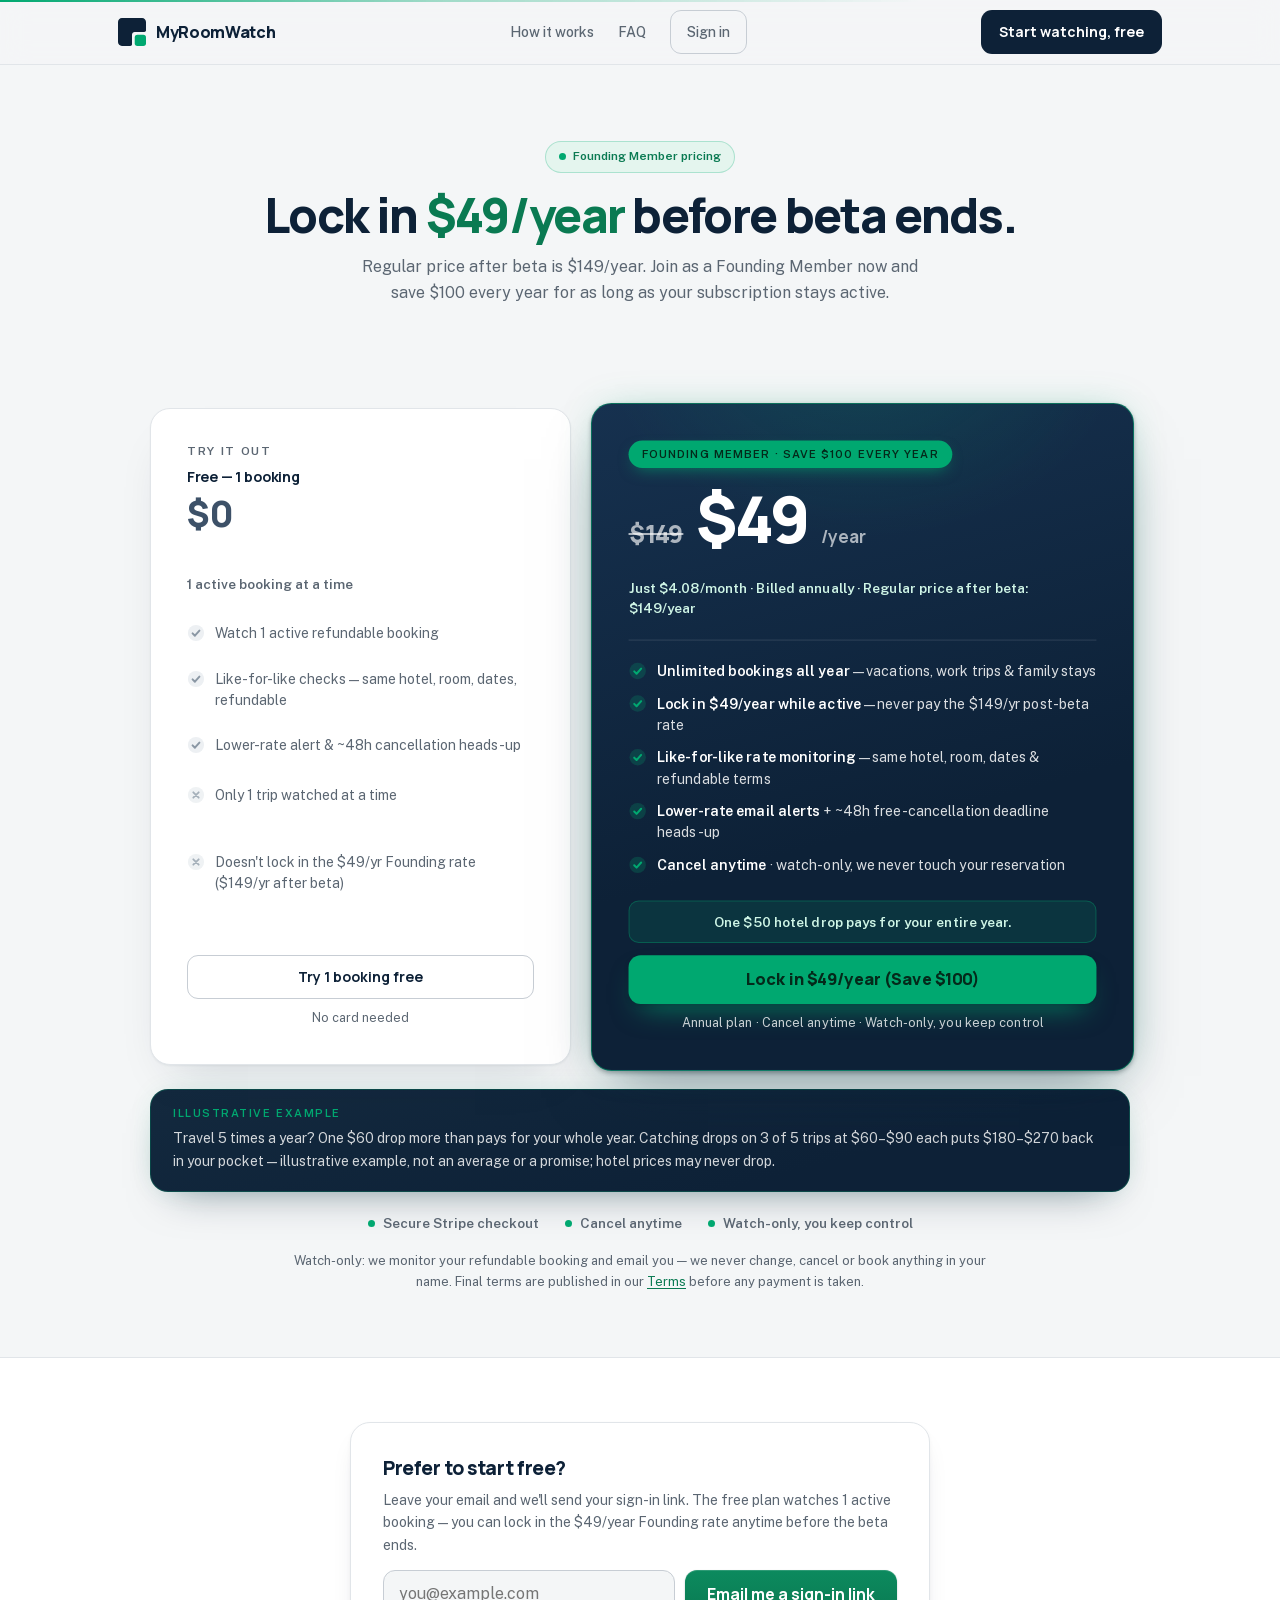
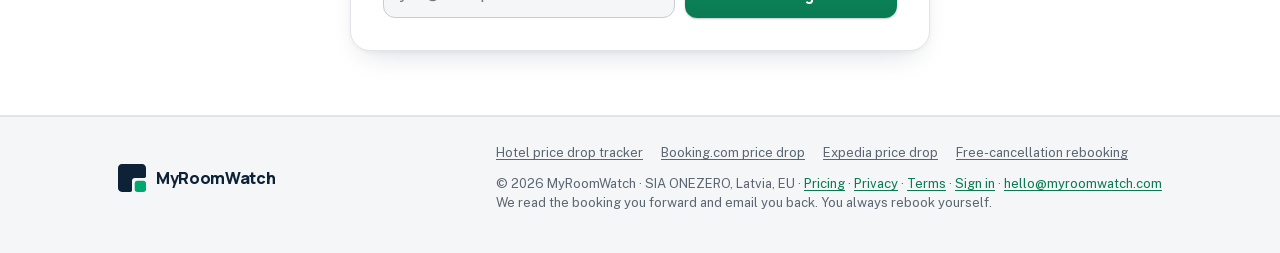
<file: landing/pricing.html>
<!DOCTYPE html>
<html lang="en">
<head>
<meta charset="utf-8">
<meta name="viewport" content="width=device-width, initial-scale=1">
<title>Founding Member pricing — MyRoomWatch</title>
<meta name="description" content="Founding Members who join in beta lock in $49/year (billed annually) while their subscription stays active — regular price after beta is $149/year. A free plan watches 1 booking.">
<link rel="canonical" href="https://www.myroomwatch.com/pricing">
<meta property="og:type" content="website">
<meta property="og:url" content="https://www.myroomwatch.com/pricing">
<meta property="og:site_name" content="MyRoomWatch">
<meta property="og:locale" content="en">
<meta property="og:title" content="Founding Member pricing — MyRoomWatch">
<meta property="og:description" content="Lock in $49/year before beta ends — regular price after beta is $149/year.">
<meta property="og:image" content="https://www.myroomwatch.com/og.png">
<meta property="og:image:width" content="1200">
<meta property="og:image:height" content="630">
<meta name="twitter:card" content="summary_large_image">
<meta name="twitter:image" content="https://www.myroomwatch.com/og.png">
<meta name="theme-color" content="#0D2137">
<link rel="icon" type="image/svg+xml" href="/favicon.svg">
<link rel="stylesheet" href="styles.css">

<!-- Meta Pixel -->
<script>
!function(f,b,e,v,n,t,s){if(f.fbq)return;n=f.fbq=function(){n.callMethod?
n.callMethod.apply(n,arguments):n.queue.push(arguments)};if(!f._fbq)f._fbq=n;
n.push=n;n.loaded=!0;n.version='2.0';n.queue=[];t=b.createElement(e);t.async=!0;
t.src=v;s=b.getElementsByTagName(e)[0];s.parentNode.insertBefore(t,s)}(window,
document,'script','https://connect.facebook.net/en_US/fbevents.js');
fbq('init', '955713480660923');
fbq('track', 'PageView');
// Shared tracker: mrwFb(name, params, eventId) — eventId pairs the browser
// event with its Conversions API twin for deduplication.
window.mrwFb = function (name, params, eventId) {
  try { fbq('track', name, params || {}, eventId ? { eventID: eventId } : undefined); } catch (e) {}
};
// Server-side companion: posts the event to our API so the Conversions API
// receives the same event_id (plus _fbp/_fbc, and the email when known).
// text/plain keeps sendBeacon preflight-free; the API parses the body as JSON.
window.mrwFbBeacon = function (eventName, eventId, email) {
  try {
    var fbp = document.cookie.match(/(?:^|; )_fbp=([^;]+)/);
    var fbc = document.cookie.match(/(?:^|; )_fbc=([^;]+)/);
    var body = JSON.stringify({
      event_name: eventName,
      event_id: eventId,
      event_source_url: location.href.split("#")[0],
      fbp: fbp ? decodeURIComponent(fbp[1]) : null,
      fbc: fbc ? decodeURIComponent(fbc[1]) : null,
      email: email || null
    });
    var url = "https://api.myroomwatch.com/billing/meta/event";
    if (navigator.sendBeacon) {
      navigator.sendBeacon(url, new Blob([body], { type: "text/plain" }));
    } else {
      fetch(url, { method: "POST", body: body, keepalive: true });
    }
  } catch (e) {}
};
</script>
<noscript><img height="1" width="1" style="display:none" alt=""
src="https://www.facebook.com/tr?id=955713480660923&ev=PageView&noscript=1"></noscript>
<!-- End Meta Pixel -->
</head>
<body>

<header class="site-header">
  <div class="wrap">
    <a class="logo" href="/"><span class="logo-mark"></span>MyRoomWatch</a>
    <nav class="nav" aria-label="Main">
      <a href="/#how">How it works</a>
      <a href="/#faq">FAQ</a>
      <a class="btn btn-ghost" href="/dashboard">Sign in</a>
    </nav>
    <div class="header-cta">
      <a class="btn btn-dark" href="/#start">Start watching, free</a>
      <details class="mnav">
        <summary aria-label="Menu">Menu</summary>
        <nav class="menu" aria-label="Mobile">
          <a href="/#how">How it works</a>
          <a href="/#faq">FAQ</a>
          <a href="/dashboard">Sign in</a>
        </nav>
      </details>
    </div>
  </div>
</header>

<main>
  <section class="wrap pricing-hero">
    <p class="pill">Founding Member pricing</p>
    <h1>Lock in <span class="em">$49/year</span> before beta ends.</h1>
    <p class="sub">Regular price after beta is $149/year. Join as a Founding Member now and save $100 every year for as long as your subscription stays active.</p>
  </section>

  <section class="section" id="plans">
    <div class="wrap">
      <h2 class="sr-only">Plans</h2>
      <p class="value-strip success-note" id="success-note" hidden><strong>You're in.</strong> Check your email for the receipt. <a href="/dashboard">Open your dashboard</a>.</p>
      <div class="plans plans-2">
        <div class="plan plan-free">
          <p class="plan-k">Try it out</p>
          <h3 class="plan-h">Free — 1 booking</h3>
          <p class="amount amount-free num">$0</p>
          <p class="plan-sub">1 active booking at a time</p>
          <ul class="plan-list">
            <li><svg class="ck" viewBox="0 0 20 20" aria-hidden="true"><circle cx="10" cy="10" r="9"/><path d="m6.2 10.4 2.6 2.6 5-5.6"/></svg>Watch 1 active refundable booking</li>
            <li><svg class="ck" viewBox="0 0 20 20" aria-hidden="true"><circle cx="10" cy="10" r="9"/><path d="m6.2 10.4 2.6 2.6 5-5.6"/></svg>Like-for-like checks — same hotel, room, dates, refundable</li>
            <li><svg class="ck" viewBox="0 0 20 20" aria-hidden="true"><circle cx="10" cy="10" r="9"/><path d="m6.2 10.4 2.6 2.6 5-5.6"/></svg>Lower-rate alert &amp; ~48h cancellation heads-up</li>
          </ul>
          <ul class="plan-list plan-limits">
            <li><svg class="xk" viewBox="0 0 20 20" aria-hidden="true"><circle cx="10" cy="10" r="9"/><path d="m7 7 6 6m0-6-6 6"/></svg>Only 1 trip watched at a time</li>
            <li><svg class="xk" viewBox="0 0 20 20" aria-hidden="true"><circle cx="10" cy="10" r="9"/><path d="m7 7 6 6m0-6-6 6"/></svg>Doesn't lock in the $49/yr Founding rate ($149/yr after beta)</li>
          </ul>
          <div class="plan-foot">
            <a class="btn btn-ghost btn-block" href="/#start">Try 1 booking free</a>
            <p class="plan-fine">No card needed</p>
          </div>
        </div>
        <div class="plan featured">
          <p class="plan-badge">Founding Member · Save $100 every year</p>
          <p class="price-row"><s class="price-was num" aria-label="Regular price after beta 149 dollars per year">$149</s><span class="amount amount-xl num">$49</span><span class="per">/year</span></p>
          <p class="plan-reg">Just $4.08/month · Billed annually · Regular price after beta: $149/year</p>
          <hr class="plan-hr">
          <ul class="plan-list">
            <li><svg class="ck" viewBox="0 0 20 20" aria-hidden="true"><circle cx="10" cy="10" r="9"/><path d="m6.2 10.4 2.6 2.6 5-5.6"/></svg><span><b>Unlimited bookings all year</b> — vacations, work trips &amp; family stays</span></li>
            <li><svg class="ck" viewBox="0 0 20 20" aria-hidden="true"><circle cx="10" cy="10" r="9"/><path d="m6.2 10.4 2.6 2.6 5-5.6"/></svg><span><b>Lock in $49/year while active</b> — never pay the $149/yr post-beta rate</span></li>
            <li><svg class="ck" viewBox="0 0 20 20" aria-hidden="true"><circle cx="10" cy="10" r="9"/><path d="m6.2 10.4 2.6 2.6 5-5.6"/></svg><span><b>Like-for-like rate monitoring</b> — same hotel, room, dates &amp; refundable terms</span></li>
            <li><svg class="ck" viewBox="0 0 20 20" aria-hidden="true"><circle cx="10" cy="10" r="9"/><path d="m6.2 10.4 2.6 2.6 5-5.6"/></svg><span><b>Lower-rate email alerts</b> + ~48h free-cancellation deadline heads-up</span></li>
            <li><svg class="ck" viewBox="0 0 20 20" aria-hidden="true"><circle cx="10" cy="10" r="9"/><path d="m6.2 10.4 2.6 2.6 5-5.6"/></svg><span><b>Cancel anytime</b> · watch-only, we never touch your reservation</span></li>
          </ul>
          <div class="plan-foot">
            <p class="payback">One $50 hotel drop pays for your entire year.</p>
            <a class="btn btn-founding btn-block" id="pro-cta" href="https://buy.stripe.com/dRm9AUfkK4jDeQHfU3bsc00">Lock in $49/year (Save $100)</a>
            <p class="plan-fine">Annual plan · Cancel anytime · Watch-only, you keep control</p>
          </div>
        </div>
      </div>
      <div class="value-bar">
        <p class="vb-k">Illustrative example</p>
        <p class="vb-t">Travel 5 times a year? One $60 drop more than pays for your whole year. Catching drops on 3 of 5 trips at $60–$90 each puts $180–$270 back in your pocket — illustrative example, not an average or a promise; hotel prices may never drop.</p>
      </div>
      <ul class="trust-strip">
        <li>Secure Stripe checkout</li>
        <li>Cancel anytime</li>
        <li>Watch-only, you keep control</li>
      </ul>
      <p class="pricing-fine">Watch-only: we monitor your refundable booking and email you — we never change, cancel or book anything in your name. Final terms are published in our <a href="/terms">Terms</a> before any payment is taken.</p>
    </div>
  </section>

  <section class="section alt" id="reserve">
    <div class="wrap">
      <div class="reserve-card">
        <h3>Prefer to start free?</h3>
        <p class="body">Leave your email and we'll send your sign-in link. The free plan watches 1 active booking — you can lock in the $49/year Founding rate anytime before the beta ends.</p>
        <form class="reserve-form" id="reserve-form" novalidate>
          <label class="sr-only" for="reserve-email">Email address</label>
          <input type="email" id="reserve-email" required autocomplete="email" placeholder="you@example.com">
          <button class="btn btn-primary" type="submit" id="reserve-submit">Email me a sign-in link</button>
        </form>
        <p class="form-status" id="reserve-status" role="status" aria-live="polite" hidden></p>
      </div>
    </div>
  </section>
</main>

<footer class="site-footer">
  <div class="wrap">
    <a class="logo" href="/"><span class="logo-mark"></span>MyRoomWatch</a>
    <div class="fcol">
      <ul class="footer-guides">
        <li><a href="/hotel-price-drop-tracker">Hotel price drop tracker</a></li>
        <li><a href="/booking-com-price-drop">Booking.com price drop</a></li>
        <li><a href="/expedia-price-drop">Expedia price drop</a></li>
        <li><a href="/free-cancellation-hotel-rebooking">Free-cancellation rebooking</a></li>
      </ul>
      <p>© 2026 MyRoomWatch · SIA ONEZERO, Latvia, EU · <a href="/pricing">Pricing</a> · <a href="/privacy">Privacy</a> · <a href="/terms">Terms</a> · <a href="/dashboard">Sign in</a> · <a href="mailto:hello@myroomwatch.com">hello@myroomwatch.com</a><br>
         We read the booking you forward and email you back. You always rebook yourself.</p>
    </div>
  </div>
</footer>

<script>
(function () {
  var PRO_CHECKOUT_URL = "https://buy.stripe.com/dRm9AUfkK4jDeQHfU3bsc00"; // Stripe Payment Link
  var API = "https://api.myroomwatch.com";

  var params = new URLSearchParams(location.search);
  var email = (params.get("email") || params.get("prefilled_email") || "").trim();
  var input = document.getElementById("reserve-email");
  if (email && input) input.value = email;

  // Return from checkout
  if (params.get("success") === "1") {
    var ok = document.getElementById("success-note");
    if (ok) ok.hidden = false;
  }

  var cta = document.getElementById("pro-cta");
  if (PRO_CHECKOUT_URL) {
    // Live checkout: point the CTA at Stripe, prefilling the email cleanly.
    var url = PRO_CHECKOUT_URL;
    if (email) {
      url += (url.indexOf("?") === -1 ? "?" : "&") + "prefilled_email=" + encodeURIComponent(email);
    }
    if (cta) cta.href = url;
  }
  // Meta InitiateCheckout, paired with a Conversions API twin by event_id.
  // Non-blocking: sendBeacon survives the navigation, so no preventDefault.
  if (cta) cta.addEventListener("click", function () {
    var id = (window.crypto && crypto.randomUUID)
      ? crypto.randomUUID()
      : "ic-" + Date.now() + "-" + Math.random().toString(36).slice(2);
    if (window.mrwFb) mrwFb("InitiateCheckout", {
      value: 49.00, currency: "USD",
      content_ids: ["myroomwatch-founding"], content_type: "product",
      content_name: "myroomwatch-founding"
    }, id);
    if (window.mrwFbBeacon) mrwFbBeacon("InitiateCheckout", id, email || null);
  });

  // Free-start fallback: nothing is charged here. The email gets a sign-in
  // link; upgrading to the Founding rate happens via the Stripe CTA above.
  var form = document.getElementById("reserve-form");
  var status = document.getElementById("reserve-status");
  var btn = document.getElementById("reserve-submit");
  if (!form) return;
  function show(msg, good) {
    status.textContent = msg;
    status.hidden = false;
    status.classList.toggle("ok", !!good);
  }
  form.addEventListener("submit", function (e) {
    e.preventDefault();
    var mail = (input.value || "").trim();
    if (!mail || input.validity.typeMismatch) { show("Please enter a valid email address.", false); input.focus(); return; }
    btn.disabled = true; btn.textContent = "Sending\u2026";
    fetch(API + "/auth/magic-link", {
      method: "POST",
      headers: { "Content-Type": "application/json" },
      body: JSON.stringify({ email: mail })
    }).then(function (r) {
      if (!r.ok) return r.json().then(function (b) {
        var d = b && b.detail;
        throw new Error(typeof d === "string" ? d : "Something went wrong. Please try again.");
      });
      show("Done \u2014 your sign-in link is on its way. Check your inbox.", true);
      form.hidden = true;
    }).catch(function (err) {
      show(err.message || "Something went wrong. Please try again.", false);
    }).finally(function () {
      btn.disabled = false; btn.textContent = "Email me a sign-in link";
    });
  });
})();
</script>
</body>
</html>
</file>
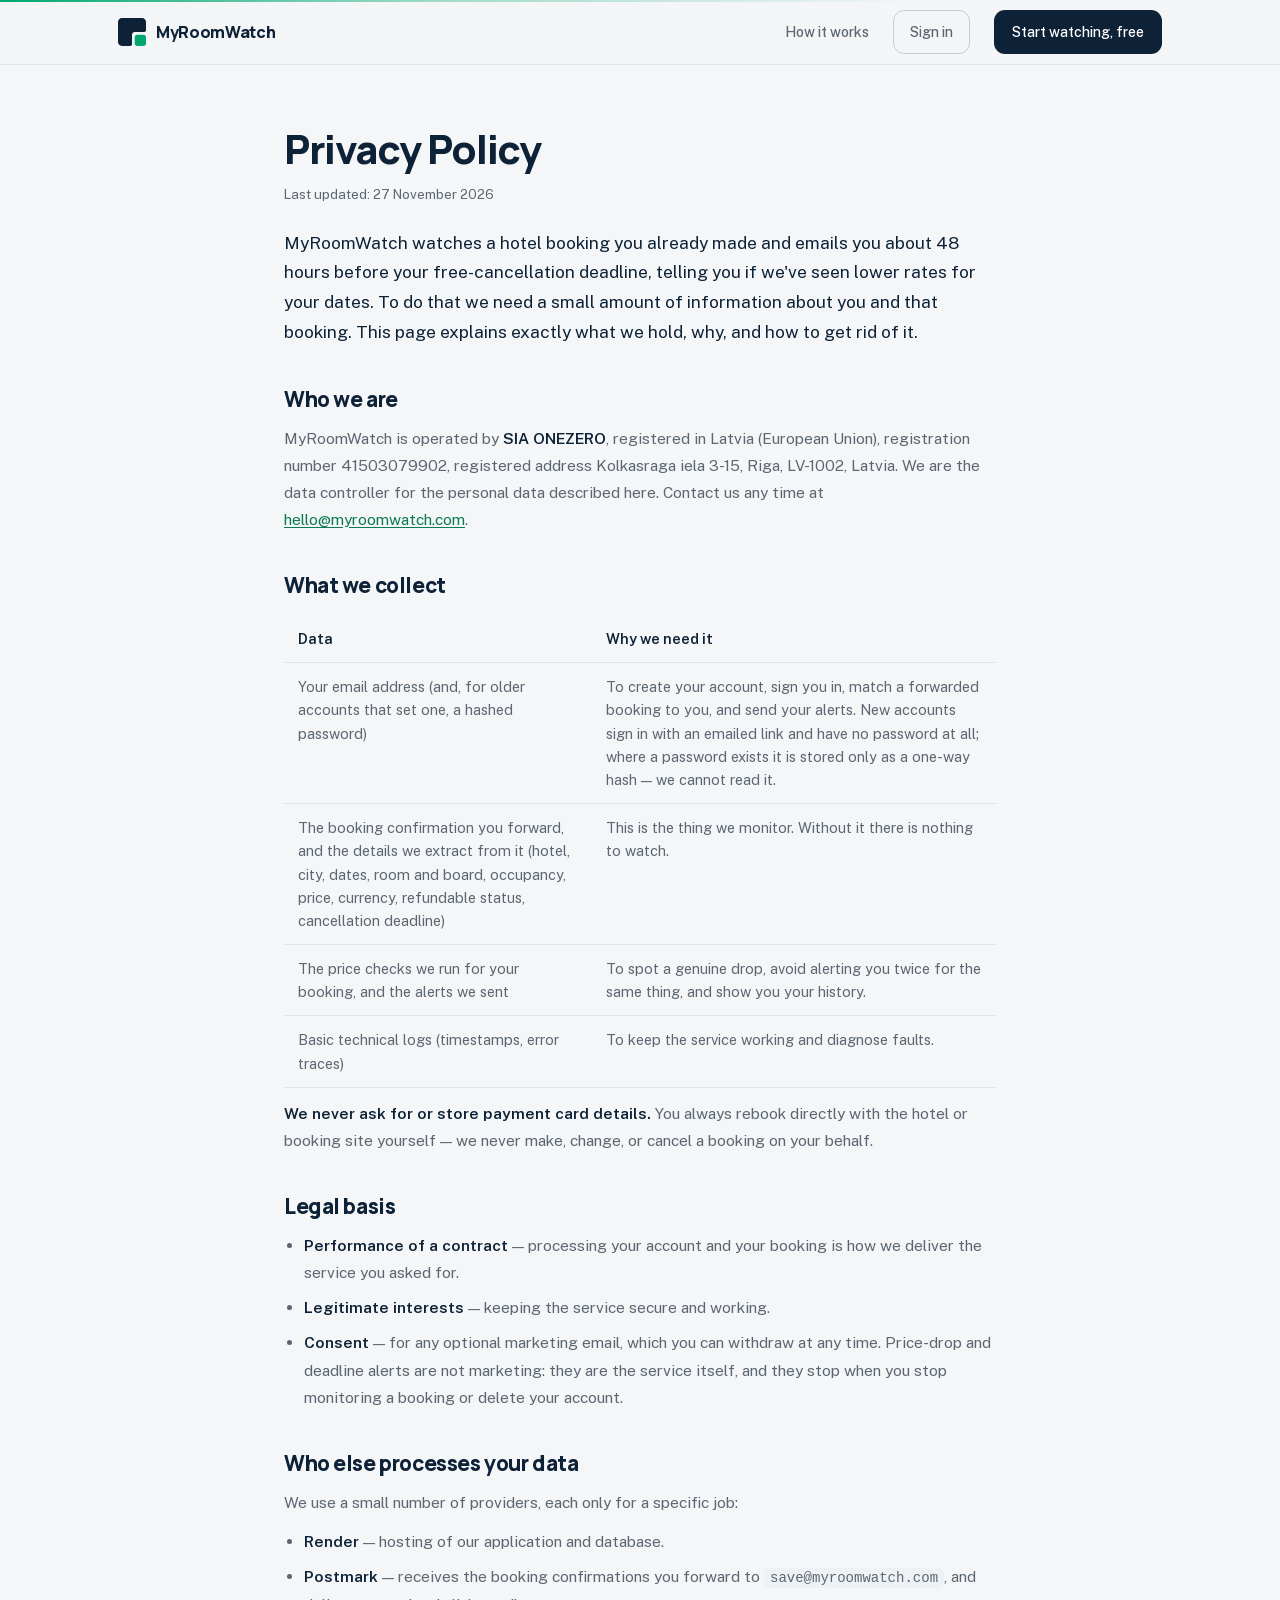
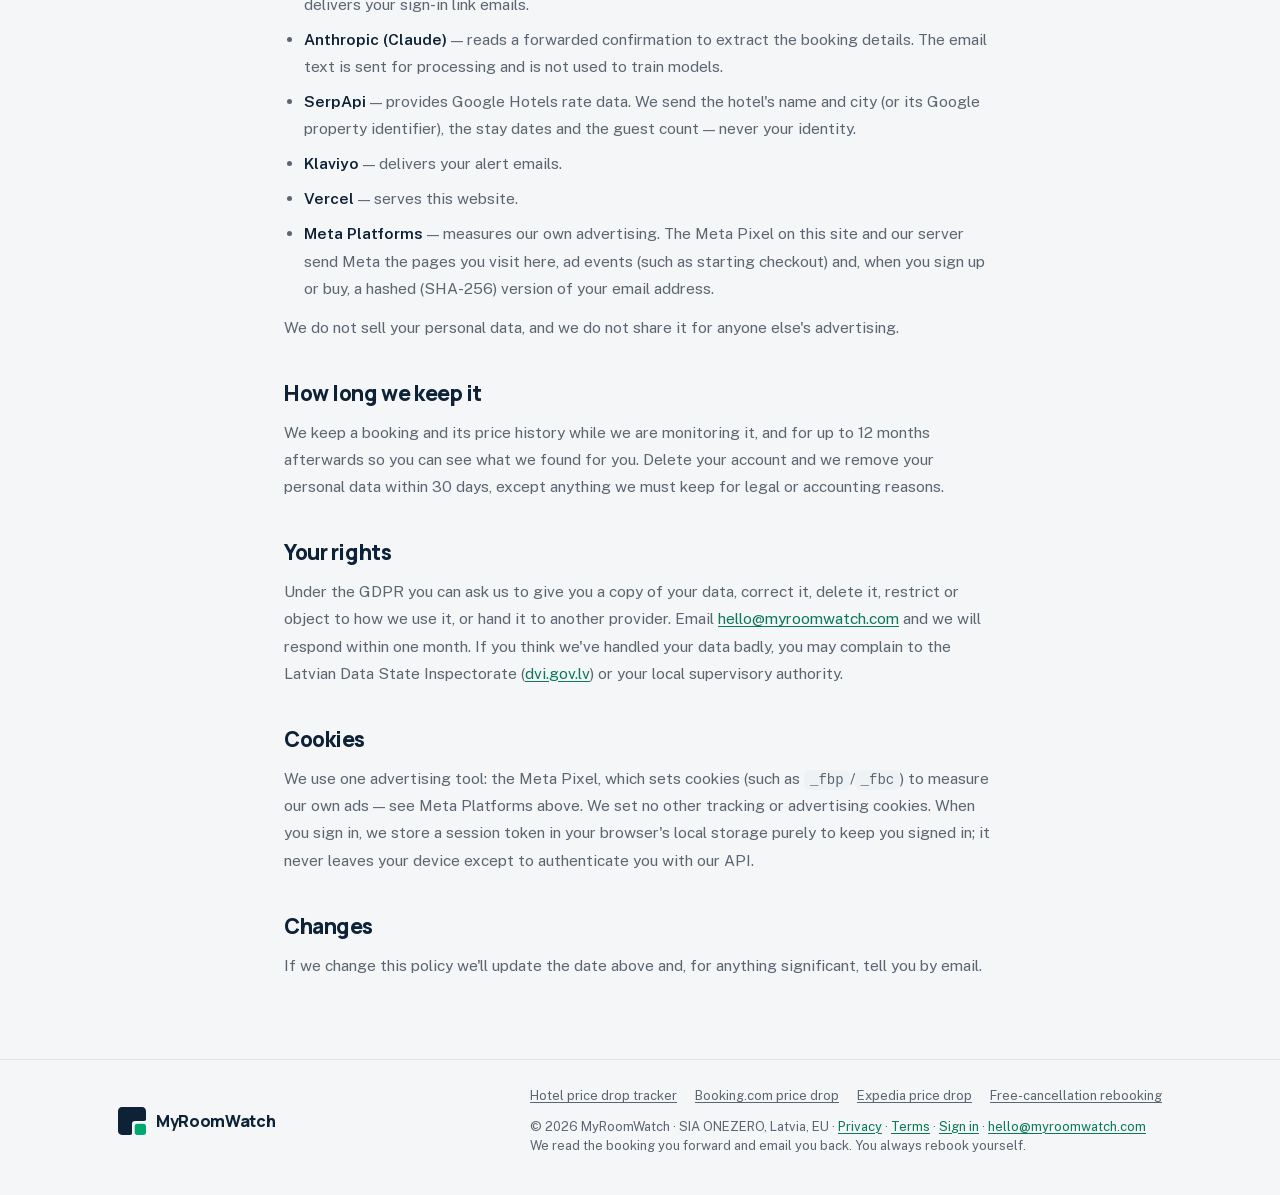
<file: landing/privacy.html>
<!DOCTYPE html>
<html lang="en">
<head>
<meta charset="utf-8">
<meta name="viewport" content="width=device-width, initial-scale=1">
<title>Privacy Policy — MyRoomWatch</title>
<meta name="description" content="What MyRoomWatch collects, why, how long we keep it, and the rights you have under GDPR.">
<link rel="canonical" href="https://www.myroomwatch.com/privacy">
<meta property="og:type" content="website">
<meta property="og:url" content="https://www.myroomwatch.com/privacy">
<meta property="og:site_name" content="MyRoomWatch">
<meta property="og:locale" content="en">
<meta property="og:title" content="Privacy Policy — MyRoomWatch">
<meta property="og:description" content="What MyRoomWatch collects, why, how long we keep it, and the rights you have under GDPR.">
<meta property="og:image" content="https://www.myroomwatch.com/og.png">
<meta property="og:image:width" content="1200">
<meta property="og:image:height" content="630">
<meta property="og:image:alt" content="MyRoomWatch — watch a refundable hotel booking and get an email before your free-cancellation deadline">
<meta name="twitter:card" content="summary_large_image">
<meta name="twitter:title" content="Privacy Policy — MyRoomWatch">
<meta name="twitter:description" content="What MyRoomWatch collects, why, how long we keep it, and the rights you have under GDPR.">
<meta name="twitter:image" content="https://www.myroomwatch.com/og.png">
<meta name="twitter:image:alt" content="MyRoomWatch — watch a refundable hotel booking and get an email before your free-cancellation deadline">
<meta name="theme-color" content="#0D2137">
<link rel="alternate" type="text/markdown" href="https://www.myroomwatch.com/privacy.md">
<link rel="describedby" href="https://www.myroomwatch.com/llms.txt">
<link rel="icon" type="image/svg+xml" href="/favicon.svg">
<link rel="stylesheet" href="styles.css">

<!-- Meta Pixel -->
<script>
!function(f,b,e,v,n,t,s){if(f.fbq)return;n=f.fbq=function(){n.callMethod?
n.callMethod.apply(n,arguments):n.queue.push(arguments)};if(!f._fbq)f._fbq=n;
n.push=n;n.loaded=!0;n.version='2.0';n.queue=[];t=b.createElement(e);t.async=!0;
t.src=v;s=b.getElementsByTagName(e)[0];s.parentNode.insertBefore(t,s)}(window,
document,'script','https://connect.facebook.net/en_US/fbevents.js');
fbq('init', '955713480660923');
fbq('track', 'PageView');
// Shared tracker: mrwFb(name, params, eventId) — eventId pairs the browser
// event with its Conversions API twin for deduplication.
window.mrwFb = function (name, params, eventId) {
  try { fbq('track', name, params || {}, eventId ? { eventID: eventId } : undefined); } catch (e) {}
};
// Server-side companion: posts the event to our API so the Conversions API
// receives the same event_id (plus _fbp/_fbc, and the email when known).
// text/plain keeps sendBeacon preflight-free; the API parses the body as JSON.
window.mrwFbBeacon = function (eventName, eventId, email) {
  try {
    var fbp = document.cookie.match(/(?:^|; )_fbp=([^;]+)/);
    var fbc = document.cookie.match(/(?:^|; )_fbc=([^;]+)/);
    var body = JSON.stringify({
      event_name: eventName,
      event_id: eventId,
      event_source_url: location.href.split("#")[0],
      fbp: fbp ? decodeURIComponent(fbp[1]) : null,
      fbc: fbc ? decodeURIComponent(fbc[1]) : null,
      email: email || null
    });
    var url = "https://api.myroomwatch.com/billing/meta/event";
    if (navigator.sendBeacon) {
      navigator.sendBeacon(url, new Blob([body], { type: "text/plain" }));
    } else {
      fetch(url, { method: "POST", body: body, keepalive: true });
    }
  } catch (e) {}
};
</script>
<noscript><img height="1" width="1" style="display:none" alt=""
src="https://www.facebook.com/tr?id=955713480660923&ev=PageView&noscript=1"></noscript>
<!-- End Meta Pixel -->
</head>
<body>

<header class="site-header">
  <div class="wrap">
    <a class="logo" href="/"><span class="logo-mark"></span>MyRoomWatch</a>
    <nav class="nav">
      <a href="/#how">How it works</a>
      <a class="btn btn-ghost" href="/dashboard">Sign in</a>
      <a class="btn btn-dark" href="/#start">Start watching, free</a>
    </nav>
  </div>
</header>

<main class="wrap legal">
  <h1>Privacy Policy</h1>
  <p class="updated">Last updated: 27 November 2026</p>

  <p class="lede">MyRoomWatch watches a hotel booking you already made and emails you
  about 48 hours before your free-cancellation deadline, telling you if we've seen
  lower rates for your dates. To do that we need a small amount of information
  about you and that booking. This page explains exactly what we hold, why, and how
  to get rid of it.</p>

  <h2>Who we are</h2>
  <p>MyRoomWatch is operated by <strong>SIA ONEZERO</strong>, registered in Latvia
  (European Union), registration number 41503079902, registered address
  Kolkasraga iela 3-15, Riga, LV-1002, Latvia. We are the data controller for the
  personal data described here. Contact us any time at
  <a href="mailto:hello@myroomwatch.com">hello@myroomwatch.com</a>.</p>

  <h2>What we collect</h2>
  <table class="legal-table">
    <thead><tr><th>Data</th><th>Why we need it</th></tr></thead>
    <tbody>
      <tr>
        <td>Your email address (and, for older accounts that set one, a hashed password)</td>
        <td>To create your account, sign you in, match a forwarded booking to you, and send your alerts. New accounts sign in with an emailed link and have no password at all; where a password exists it is stored only as a one-way hash — we cannot read it.</td>
      </tr>
      <tr>
        <td>The booking confirmation you forward, and the details we extract from it (hotel, city, dates, room and board, occupancy, price, currency, refundable status, cancellation deadline)</td>
        <td>This is the thing we monitor. Without it there is nothing to watch.</td>
      </tr>
      <tr>
        <td>The price checks we run for your booking, and the alerts we sent</td>
        <td>To spot a genuine drop, avoid alerting you twice for the same thing, and show you your history.</td>
      </tr>
      <tr>
        <td>Basic technical logs (timestamps, error traces)</td>
        <td>To keep the service working and diagnose faults.</td>
      </tr>
    </tbody>
  </table>

  <p><strong>We never ask for or store payment card details.</strong> You always
  rebook directly with the hotel or booking site yourself — we never make, change,
  or cancel a booking on your behalf.</p>

  <h2>Legal basis</h2>
  <ul>
    <li><strong>Performance of a contract</strong> — processing your account and your booking is how we deliver the service you asked for.</li>
    <li><strong>Legitimate interests</strong> — keeping the service secure and working.</li>
    <li><strong>Consent</strong> — for any optional marketing email, which you can withdraw at any time. Price-drop and deadline alerts are not marketing: they are the service itself, and they stop when you stop monitoring a booking or delete your account.</li>
  </ul>

  <h2>Who else processes your data</h2>
  <p>We use a small number of providers, each only for a specific job:</p>
  <ul>
    <li><strong>Render</strong> — hosting of our application and database.</li>
    <!-- [CONFIRM with Ilja]: render.yaml sets no region, so "EU region" was an
         unverified claim and has been removed. Check the actual region in the
         Render dashboard; if data should stay in the EU, migrate to Frankfurt
         and the line can say so again. Transfers to US providers below
         (Postmark, Anthropic, Klaviyo, SerpApi) also need a safeguards line
         (SCCs / EU-US DPF) after checking each vendor's DPA. -->
    <li><strong>Postmark</strong> — receives the booking confirmations you forward to <code>save@myroomwatch.com</code>, and delivers your sign-in link emails.</li>
    <li><strong>Anthropic (Claude)</strong> — reads a forwarded confirmation to extract the booking details. The email text is sent for processing and is not used to train models.</li>
    <li><strong>SerpApi</strong> — provides Google Hotels rate data. We send the hotel's name and city (or its Google property identifier), the stay dates and the guest count — never your identity.</li>
    <li><strong>Klaviyo</strong> — delivers your alert emails.</li>
    <li><strong>Vercel</strong> — serves this website.</li>
    <li><strong>Meta Platforms</strong> — measures our own advertising. The Meta
    Pixel on this site and our server send Meta the pages you visit here, ad
    events (such as starting checkout) and, when you sign up or buy, a hashed
    (SHA-256) version of your email address.</li>
  </ul>
  <p>We do not sell your personal data, and we do not share it for anyone else's
  advertising.</p>

  <h2>How long we keep it</h2>
  <p>We keep a booking and its price history while we are monitoring it, and for up
  to 12 months afterwards so you can see what we found for you. Delete your account
  and we remove your personal data within 30 days, except anything we must keep for
  legal or accounting reasons.</p>

  <h2>Your rights</h2>
  <p>Under the GDPR you can ask us to give you a copy of your data, correct it,
  delete it, restrict or object to how we use it, or hand it to another provider.
  Email <a href="mailto:hello@myroomwatch.com">hello@myroomwatch.com</a> and we will
  respond within one month. If you think we've handled your data badly, you may
  complain to the Latvian Data State Inspectorate
  (<a href="https://www.dvi.gov.lv" rel="noopener">dvi.gov.lv</a>) or your local
  supervisory authority.</p>

  <h2>Cookies</h2>
  <p>We use one advertising tool: the Meta Pixel, which sets cookies (such as
  <code>_fbp</code>/<code>_fbc</code>) to measure our own ads — see Meta Platforms
  above. We set no other tracking or advertising cookies. When you sign in, we
  store a session token in your browser's local storage purely to keep you signed
  in; it never leaves your device except to authenticate you with our API.</p>

  <h2>Changes</h2>
  <p>If we change this policy we'll update the date above and, for anything
  significant, tell you by email.</p>
</main>

<footer class="site-footer">
  <div class="wrap">
    <a class="logo" href="/"><span class="logo-mark"></span>MyRoomWatch</a>
    <div class="fcol">
      <ul class="footer-guides">
        <li><a href="/hotel-price-drop-tracker">Hotel price drop tracker</a></li>
        <li><a href="/booking-com-price-drop">Booking.com price drop</a></li>
        <li><a href="/expedia-price-drop">Expedia price drop</a></li>
        <li><a href="/free-cancellation-hotel-rebooking">Free-cancellation rebooking</a></li>
      </ul>
      <p>© 2026 MyRoomWatch · SIA ONEZERO, Latvia, EU · <a href="/privacy">Privacy</a> · <a href="/terms">Terms</a> · <a href="/dashboard">Sign in</a> · <a href="mailto:hello@myroomwatch.com">hello@myroomwatch.com</a><br>
         We read the booking you forward and email you back. You always rebook yourself.</p>
    </div>
  </div>
</footer>
</body>
</html>
</file>
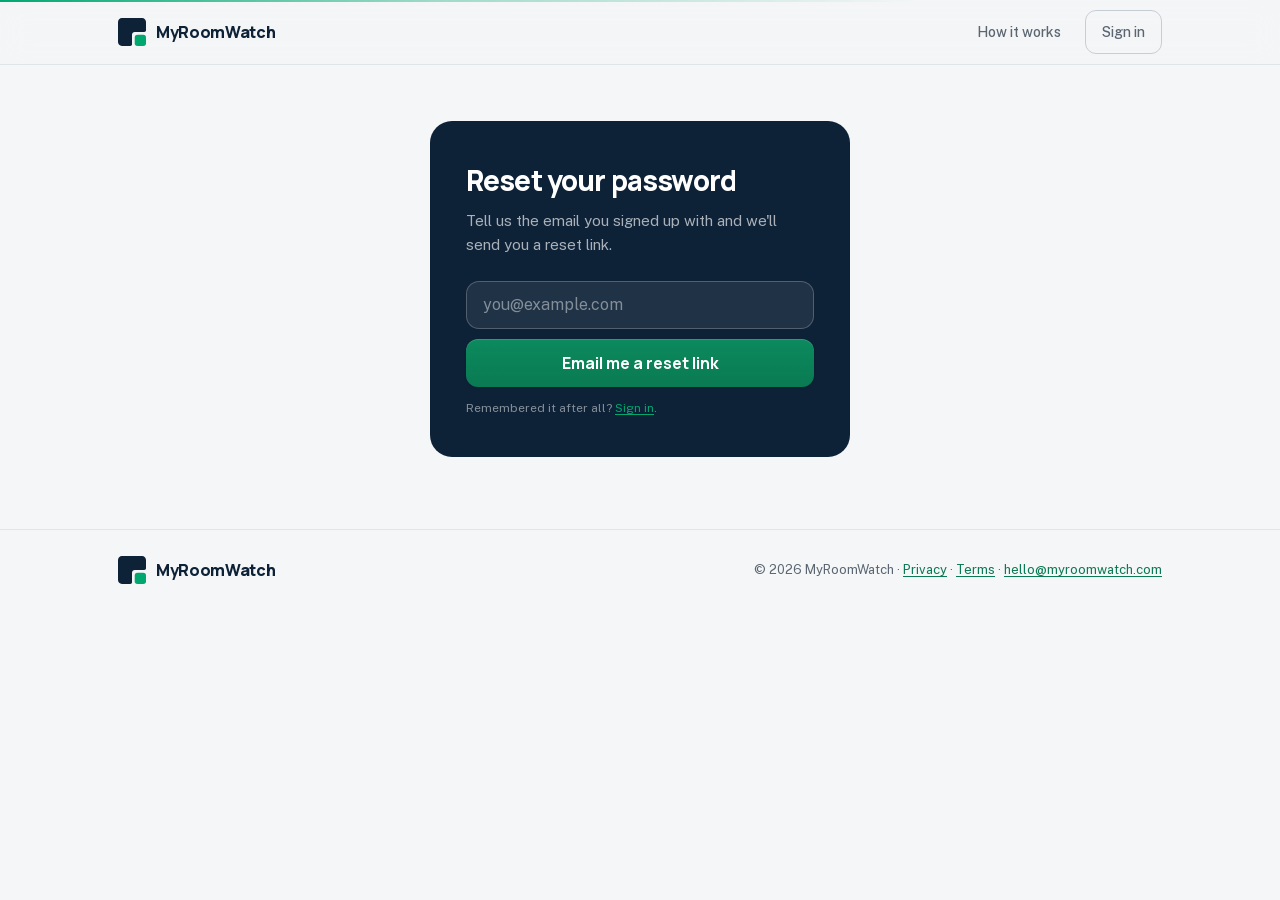
<file: landing/reset.html>
<!DOCTYPE html>
<html lang="en">
<head>
<meta charset="utf-8">
<meta name="viewport" content="width=device-width, initial-scale=1">
<title>Reset your password — MyRoomWatch</title>
<meta name="robots" content="noindex">
<link rel="icon" type="image/svg+xml" href="/favicon.svg">
<link rel="stylesheet" href="app.css">
</head>
<body>

<header class="site-header">
  <div class="wrap">
    <a class="logo" href="/"><span class="logo-mark"></span>MyRoomWatch</a>
    <nav class="nav">
      <a href="/#how">How it works</a>
      <a class="btn btn-ghost" href="/dashboard.html">Sign in</a>
    </nav>
  </div>
</header>

<main class="wrap dash">

  <!-- Mode 1: no token in the URL — ask for the email -->
  <section id="request-panel" class="signin-panel" hidden>
    <h1>Reset your password</h1>
    <p class="body">Tell us the email you signed up with and we'll send you a reset link.</p>
    <form id="request-form" class="signin-form" novalidate>
      <label class="sr-only" for="request-email">Email address</label>
      <input type="email" id="request-email" required autocomplete="email"
             placeholder="you@example.com">
      <button class="btn btn-primary btn-block" type="submit" id="request-submit">Email me a reset link</button>
    </form>
    <p class="form-status dark" id="request-status" role="status" aria-live="polite" hidden></p>
    <p class="form-fine dark">Remembered it after all? <a href="/dashboard.html">Sign in</a>.</p>
  </section>

  <!-- Mode 2: token in the URL — ask for the new password -->
  <section id="reset-panel" class="signin-panel" hidden>
    <h1>Choose a new password</h1>
    <p class="body">Make it at least 8 characters. The link you clicked works once and expires after an hour.</p>
    <form id="reset-form" class="signin-form" novalidate>
      <label class="sr-only" for="reset-password">New password</label>
      <input type="password" id="reset-password" required minlength="8"
             autocomplete="new-password" placeholder="New password (8+ characters)">
      <button class="btn btn-primary btn-block" type="submit" id="reset-submit">Set new password</button>
    </form>
    <p class="form-status dark" id="reset-status" role="status" aria-live="polite" hidden></p>
    <p class="form-fine dark" id="reset-done" hidden>All set. <a href="/dashboard.html">Sign in with your new password</a>.</p>
  </section>
</main>

<footer class="site-footer">
  <div class="wrap">
    <a class="logo" href="/"><span class="logo-mark"></span>MyRoomWatch</a>
    <p>© 2026 MyRoomWatch · <a href="/privacy.html">Privacy</a> · <a href="/terms.html">Terms</a>
       · <a href="mailto:hello@myroomwatch.com">hello@myroomwatch.com</a></p>
  </div>
</footer>

<script>
(function () {
  var API = "https://api.myroomwatch.com";
  var token = new URLSearchParams(location.search).get("token");

  var requestPanel = document.getElementById("request-panel");
  var resetPanel = document.getElementById("reset-panel");

  function show(statusEl, msg) {
    statusEl.textContent = msg;
    statusEl.hidden = false;
  }

  if (token) { resetPanel.hidden = false; } else { requestPanel.hidden = false; }

  document.getElementById("request-form").addEventListener("submit", function (e) {
    e.preventDefault();
    var btn = document.getElementById("request-submit");
    var status = document.getElementById("request-status");
    status.hidden = true;
    btn.disabled = true; btn.textContent = "Sending…";
    fetch(API + "/auth/forgot-password", {
      method: "POST",
      headers: { "Content-Type": "application/json" },
      body: JSON.stringify({ email: document.getElementById("request-email").value.trim() })
    }).then(function (r) {
      if (!r.ok) throw new Error();
      show(status, "If that email has an account, the reset link is on its way. It expires in an hour — check spam if you don't see it.");
    }).catch(function () {
      show(status, "We couldn't send the link just now. Check your connection and try again.");
    }).finally(function () {
      btn.disabled = false; btn.textContent = "Email me a reset link";
    });
  });

  document.getElementById("reset-form").addEventListener("submit", function (e) {
    e.preventDefault();
    var btn = document.getElementById("reset-submit");
    var status = document.getElementById("reset-status");
    status.hidden = true;
    btn.disabled = true; btn.textContent = "Saving…";
    fetch(API + "/auth/reset-password", {
      method: "POST",
      headers: { "Content-Type": "application/json" },
      body: JSON.stringify({ token: token, password: document.getElementById("reset-password").value })
    }).then(function (r) { return r.json().then(function (b) { return { ok: r.ok, status: r.status, body: b }; }); })
      .then(function (r) {
        if (!r.ok) {
          // 400: bad/expired link. 422: password too short. Anything else: generic.
          var msg = r.status === 400
            ? "This reset link is invalid or has expired. Request a new one from the reset page."
            : r.status === 422
              ? "Passwords need at least 8 characters."
              : "Something went wrong. Please try again.";
          throw new Error(msg);
        }
        document.getElementById("reset-form").hidden = true;
        document.getElementById("reset-done").hidden = false;
        show(status, "Password updated.");
      })
      .catch(function (err) { show(status, err.message || "Something went wrong. Please try again."); })
      .finally(function () { btn.disabled = false; btn.textContent = "Set new password"; });
  });
})();
</script>
</body>
</html>
</file>
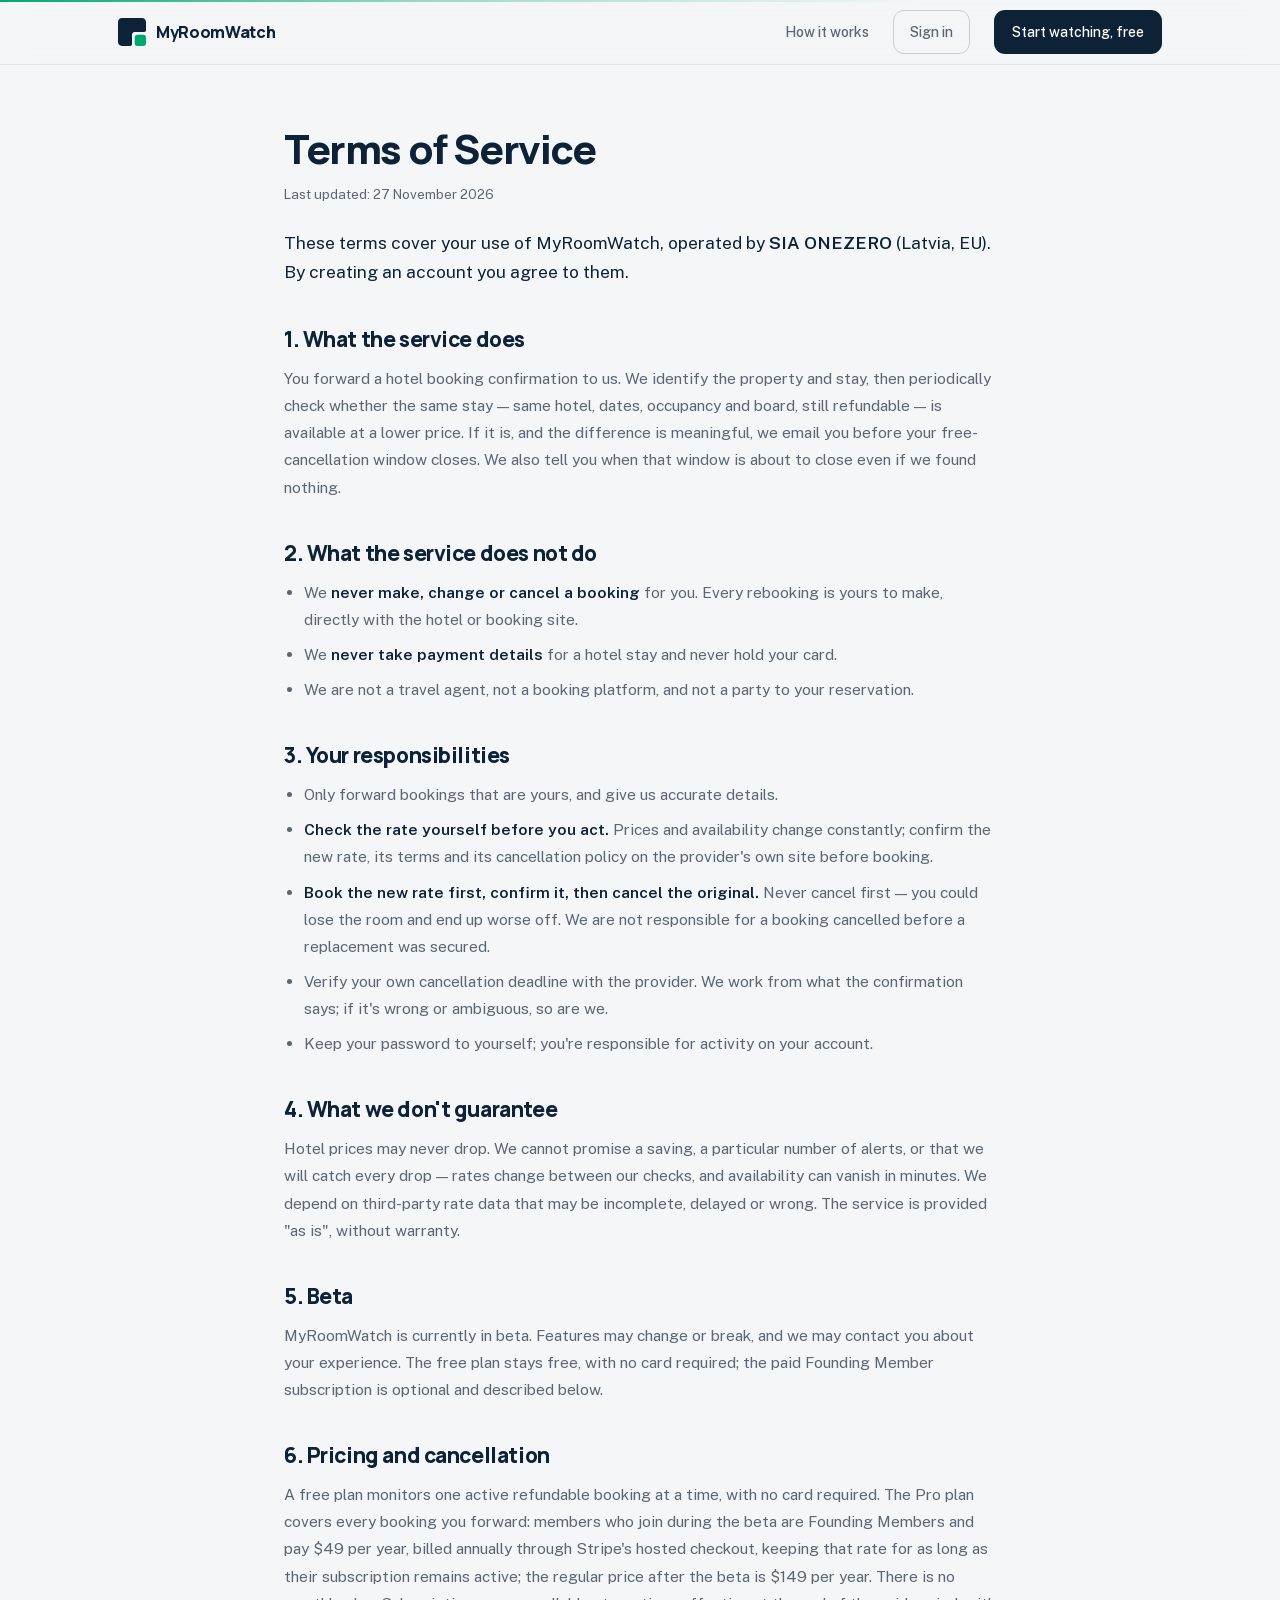
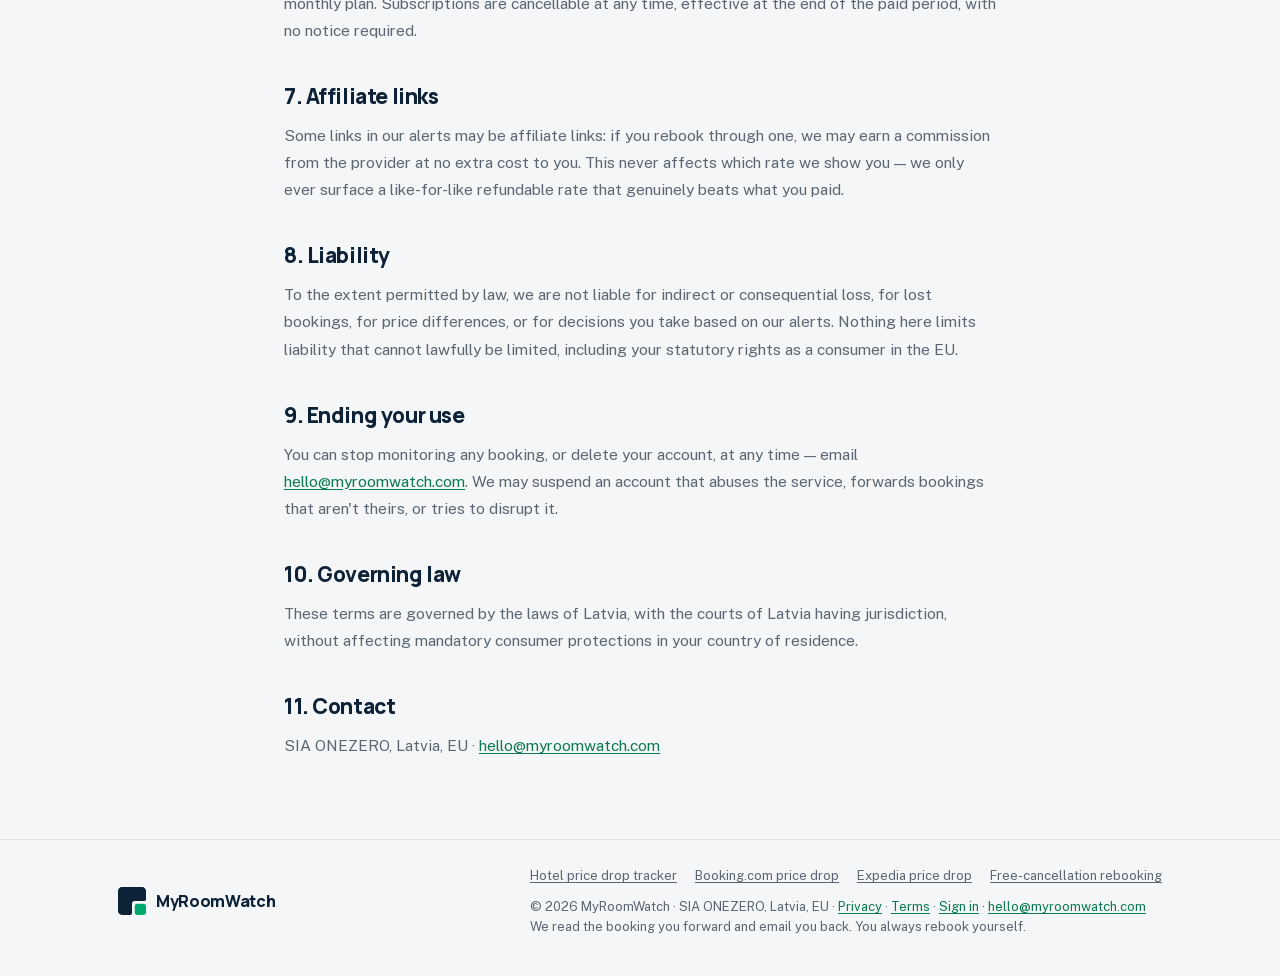
<file: landing/terms.html>
<!DOCTYPE html>
<html lang="en">
<head>
<meta charset="utf-8">
<meta name="viewport" content="width=device-width, initial-scale=1">
<title>Terms of Service — MyRoomWatch</title>
<meta name="description" content="The terms you agree to when using MyRoomWatch: what we do, what we don't, and where the limits are.">
<link rel="canonical" href="https://www.myroomwatch.com/terms">
<meta property="og:type" content="website">
<meta property="og:url" content="https://www.myroomwatch.com/terms">
<meta property="og:site_name" content="MyRoomWatch">
<meta property="og:locale" content="en">
<meta property="og:title" content="Terms of Service — MyRoomWatch">
<meta property="og:description" content="The terms you agree to when using MyRoomWatch: what we do, what we don't, and where the limits are.">
<meta property="og:image" content="https://www.myroomwatch.com/og.png">
<meta property="og:image:width" content="1200">
<meta property="og:image:height" content="630">
<meta property="og:image:alt" content="MyRoomWatch — watch a refundable hotel booking and get an email before your free-cancellation deadline">
<meta name="twitter:card" content="summary_large_image">
<meta name="twitter:title" content="Terms of Service — MyRoomWatch">
<meta name="twitter:description" content="The terms you agree to when using MyRoomWatch: what we do, what we don't, and where the limits are.">
<meta name="twitter:image" content="https://www.myroomwatch.com/og.png">
<meta name="twitter:image:alt" content="MyRoomWatch — watch a refundable hotel booking and get an email before your free-cancellation deadline">
<meta name="theme-color" content="#0D2137">
<link rel="alternate" type="text/markdown" href="https://www.myroomwatch.com/terms.md">
<link rel="describedby" href="https://www.myroomwatch.com/llms.txt">
<link rel="icon" type="image/svg+xml" href="/favicon.svg">
<link rel="stylesheet" href="styles.css">

<!-- Meta Pixel -->
<script>
!function(f,b,e,v,n,t,s){if(f.fbq)return;n=f.fbq=function(){n.callMethod?
n.callMethod.apply(n,arguments):n.queue.push(arguments)};if(!f._fbq)f._fbq=n;
n.push=n;n.loaded=!0;n.version='2.0';n.queue=[];t=b.createElement(e);t.async=!0;
t.src=v;s=b.getElementsByTagName(e)[0];s.parentNode.insertBefore(t,s)}(window,
document,'script','https://connect.facebook.net/en_US/fbevents.js');
fbq('init', '955713480660923');
fbq('track', 'PageView');
// Shared tracker: mrwFb(name, params, eventId) — eventId pairs the browser
// event with its Conversions API twin for deduplication.
window.mrwFb = function (name, params, eventId) {
  try { fbq('track', name, params || {}, eventId ? { eventID: eventId } : undefined); } catch (e) {}
};
// Server-side companion: posts the event to our API so the Conversions API
// receives the same event_id (plus _fbp/_fbc, and the email when known).
// text/plain keeps sendBeacon preflight-free; the API parses the body as JSON.
window.mrwFbBeacon = function (eventName, eventId, email) {
  try {
    var fbp = document.cookie.match(/(?:^|; )_fbp=([^;]+)/);
    var fbc = document.cookie.match(/(?:^|; )_fbc=([^;]+)/);
    var body = JSON.stringify({
      event_name: eventName,
      event_id: eventId,
      event_source_url: location.href.split("#")[0],
      fbp: fbp ? decodeURIComponent(fbp[1]) : null,
      fbc: fbc ? decodeURIComponent(fbc[1]) : null,
      email: email || null
    });
    var url = "https://api.myroomwatch.com/billing/meta/event";
    if (navigator.sendBeacon) {
      navigator.sendBeacon(url, new Blob([body], { type: "text/plain" }));
    } else {
      fetch(url, { method: "POST", body: body, keepalive: true });
    }
  } catch (e) {}
};
</script>
<noscript><img height="1" width="1" style="display:none" alt=""
src="https://www.facebook.com/tr?id=955713480660923&ev=PageView&noscript=1"></noscript>
<!-- End Meta Pixel -->
</head>
<body>

<header class="site-header">
  <div class="wrap">
    <a class="logo" href="/"><span class="logo-mark"></span>MyRoomWatch</a>
    <nav class="nav">
      <a href="/#how">How it works</a>
      <a class="btn btn-ghost" href="/dashboard">Sign in</a>
      <a class="btn btn-dark" href="/#start">Start watching, free</a>
    </nav>
  </div>
</header>

<main class="wrap legal">
  <h1>Terms of Service</h1>
  <p class="updated">Last updated: 27 November 2026</p>

  <p class="lede">These terms cover your use of MyRoomWatch, operated by
  <strong>SIA ONEZERO</strong> (Latvia, EU). By creating an account you agree to them.</p>

  <h2>1. What the service does</h2>
  <p>You forward a hotel booking confirmation to us. We identify the property and
  stay, then periodically check whether the same stay — same hotel, dates,
  occupancy and board, still refundable — is available at a lower price. If it is,
  and the difference is meaningful, we email you before your free-cancellation
  window closes. We also tell you when that window is about to close even if we
  found nothing.</p>

  <h2>2. What the service does not do</h2>
  <ul>
    <li>We <strong>never make, change or cancel a booking</strong> for you. Every rebooking is yours to make, directly with the hotel or booking site.</li>
    <li>We <strong>never take payment details</strong> for a hotel stay and never hold your card.</li>
    <li>We are not a travel agent, not a booking platform, and not a party to your reservation.</li>
  </ul>

  <h2>3. Your responsibilities</h2>
  <ul>
    <li>Only forward bookings that are yours, and give us accurate details.</li>
    <li><strong>Check the rate yourself before you act.</strong> Prices and availability change constantly; confirm the new rate, its terms and its cancellation policy on the provider's own site before booking.</li>
    <li><strong>Book the new rate first, confirm it, then cancel the original.</strong> Never cancel first — you could lose the room and end up worse off. We are not responsible for a booking cancelled before a replacement was secured.</li>
    <li>Verify your own cancellation deadline with the provider. We work from what the confirmation says; if it's wrong or ambiguous, so are we.</li>
    <li>Keep your password to yourself; you're responsible for activity on your account.</li>
  </ul>

  <h2>4. What we don't guarantee</h2>
  <p>Hotel prices may never drop. We cannot promise a saving, a particular number of
  alerts, or that we will catch every drop — rates change between our checks, and
  availability can vanish in minutes. We depend on third-party rate data that may be
  incomplete, delayed or wrong. The service is provided "as is", without warranty.</p>

  <h2>5. Beta</h2>
  <p>MyRoomWatch is currently in beta. Features may change or break, and we may
  contact you about your experience. The free plan stays free, with no card
  required; the paid Founding Member subscription is optional and described below.</p>

  <h2>6. Pricing and cancellation</h2>
  <p>A free plan monitors one active refundable booking at a time, with no card
  required. The Pro plan covers every booking you forward: members who join
  during the beta are Founding Members and pay $49 per year, billed annually
  through Stripe's hosted checkout, keeping that rate for as long as their
  subscription remains active; the regular price after the beta is $149 per
  year. There is no monthly plan. Subscriptions are cancellable at any time,
  effective at the end of the paid period, with no notice required.</p>

  <h2>7. Affiliate links</h2>
  <p>Some links in our alerts may be affiliate links: if you rebook through one, we
  may earn a commission from the provider at no extra cost to you. This never
  affects which rate we show you — we only ever surface a like-for-like refundable
  rate that genuinely beats what you paid.</p>

  <h2>8. Liability</h2>
  <p>To the extent permitted by law, we are not liable for indirect or consequential
  loss, for lost bookings, for price differences, or for decisions you take based on
  our alerts. Nothing here limits liability that cannot lawfully be limited,
  including your statutory rights as a consumer in the EU.</p>

  <h2>9. Ending your use</h2>
  <p>You can stop monitoring any booking, or delete your account, at any time —
  email <a href="mailto:hello@myroomwatch.com">hello@myroomwatch.com</a>. We may
  suspend an account that abuses the service, forwards bookings that aren't theirs,
  or tries to disrupt it.</p>

  <h2>10. Governing law</h2>
  <p>These terms are governed by the laws of Latvia, with the courts of Latvia
  having jurisdiction, without affecting mandatory consumer protections in your
  country of residence.</p>

  <h2>11. Contact</h2>
  <p>SIA ONEZERO, Latvia, EU ·
  <a href="mailto:hello@myroomwatch.com">hello@myroomwatch.com</a></p>
</main>

<footer class="site-footer">
  <div class="wrap">
    <a class="logo" href="/"><span class="logo-mark"></span>MyRoomWatch</a>
    <div class="fcol">
      <ul class="footer-guides">
        <li><a href="/hotel-price-drop-tracker">Hotel price drop tracker</a></li>
        <li><a href="/booking-com-price-drop">Booking.com price drop</a></li>
        <li><a href="/expedia-price-drop">Expedia price drop</a></li>
        <li><a href="/free-cancellation-hotel-rebooking">Free-cancellation rebooking</a></li>
      </ul>
      <p>© 2026 MyRoomWatch · SIA ONEZERO, Latvia, EU · <a href="/privacy">Privacy</a> · <a href="/terms">Terms</a> · <a href="/dashboard">Sign in</a> · <a href="mailto:hello@myroomwatch.com">hello@myroomwatch.com</a><br>
         We read the booking you forward and email you back. You always rebook yourself.</p>
    </div>
  </div>
</footer>
</body>
</html>
</file>
<file: landing/styles.css>
/* MyRoomWatch — landing v4 ("a good bank statement", polished) + shared app styles.
   Landing sections are mobile-first (base 360px, breakpoints 720/1024).
   Dashboard + legal pages keep their original class contracts.
   Design direction (UI/UX Pro Max: Trust & Authority + Minimalism/Swiss):
   navy + ONE green accent reserved for action, generous whitespace, real SVG
   icons, 150-250ms hovers, visible focus, reduced-motion respected. */

/* Self-hosted variable fonts (Google Fonts subsets, latin + latin-ext).
   Self-hosting avoids sending visitor IPs to Google (EU/GDPR) and drops
   two third-party requests. font-display: swap keeps text visible. */
@font-face{font-family:'Manrope';font-style:normal;font-weight:400 800;font-display:swap;src:url('fonts/manrope-latin.woff2') format('woff2');unicode-range:U+0000-00FF,U+0131,U+0152-0153,U+02BB-02BC,U+02C6,U+02DA,U+02DC,U+0304,U+0308,U+0329,U+2000-206F,U+20AC,U+2122,U+2191,U+2193,U+2212,U+2215,U+FEFF,U+FFFD}
@font-face{font-family:'Manrope';font-style:normal;font-weight:400 800;font-display:swap;src:url('fonts/manrope-latin-ext.woff2') format('woff2');unicode-range:U+0100-02BA,U+02BD-02C5,U+02C7-02CC,U+02CE-02D7,U+02DD-02FF,U+0304,U+0308,U+0329,U+1D00-1DBF,U+1E00-1E9F,U+1EF2-1EFF,U+2020,U+20A0-20AB,U+20AD-20C0,U+2113,U+2C60-2C7F,U+A720-A7FF}
@font-face{font-family:'Public Sans';font-style:normal;font-weight:400 600;font-display:swap;src:url('fonts/public-sans-latin.woff2') format('woff2');unicode-range:U+0000-00FF,U+0131,U+0152-0153,U+02BB-02BC,U+02C6,U+02DA,U+02DC,U+0304,U+0308,U+0329,U+2000-206F,U+20AC,U+2122,U+2191,U+2193,U+2212,U+2215,U+FEFF,U+FFFD}
@font-face{font-family:'Public Sans';font-style:normal;font-weight:400 600;font-display:swap;src:url('fonts/public-sans-latin-ext.woff2') format('woff2');unicode-range:U+0100-02BA,U+02BD-02C5,U+02C7-02CC,U+02CE-02D7,U+02DD-02FF,U+0304,U+0308,U+0329,U+1D00-1DBF,U+1E00-1E9F,U+1EF2-1EFF,U+2020,U+20A0-20AB,U+20AD-20C0,U+2113,U+2C60-2C7F,U+A720-A7FF}

:root{
  --ink:#0D2137;--ink-2:#16314F;--bg:#F4F6F7;--surface:#FFFFFF;--line:#E1E5E9;--line-strong:#C7CDD4;
  --muted:#5B6672;--accent:#00A870;--accent-ink:#0A7A52;--accent-press:#086043;
  --accent-soft:#E4F5EE;--on-accent:#FFFFFF;
  --amber:#C98A16;--amber-ink:#8A5A08;--amber-soft:#FDF3E0;--amber-line:#F0DDB8;--amber-on-dark:#F0C069;
  /* Layered, ink-tinted elevation — one system for every card */
  --shadow-sm:0 1px 2px rgba(13,33,55,.04),0 2px 10px -4px rgba(13,33,55,.08);
  --shadow-md:0 2px 4px rgba(13,33,55,.04),0 14px 30px -14px rgba(13,33,55,.18);
  --shadow-lg:0 4px 10px rgba(13,33,55,.05),0 30px 70px -28px rgba(13,33,55,.35);
  /* Icon masks (alpha-only; the color comes from background-color) */
  --i-check:url("data:image/svg+xml,%3Csvg xmlns='http://www.w3.org/2000/svg' viewBox='0 0 24 24' fill='none' stroke='black' stroke-width='3' stroke-linecap='round' stroke-linejoin='round'%3E%3Cpath d='M20 6 9 17l-5-5'/%3E%3C/svg%3E");
  --i-chevron:url("data:image/svg+xml,%3Csvg xmlns='http://www.w3.org/2000/svg' viewBox='0 0 24 24' fill='none' stroke='black' stroke-width='2.5' stroke-linecap='round' stroke-linejoin='round'%3E%3Cpath d='m6 9 6 6 6-6'/%3E%3C/svg%3E");
  --i-arrow:url("data:image/svg+xml,%3Csvg xmlns='http://www.w3.org/2000/svg' viewBox='0 0 24 24' fill='none' stroke='black' stroke-width='2.5' stroke-linecap='round' stroke-linejoin='round'%3E%3Cpath d='M5 12h14'/%3E%3Cpath d='m12 5 7 7-7 7'/%3E%3C/svg%3E");
  --ease-out:cubic-bezier(.2,.7,.2,1);
  --mark-light:url("data:image/svg+xml,%3Csvg xmlns='http://www.w3.org/2000/svg' viewBox='14 14 72 72' fill='none'%3E%3Cpath d='M24 14 H76 C81.5 14 86 18.5 86 24 V45.5 C86 48.0 84.0 50 81.5 50 H57 C53.1 50 50 53.1 50 57 V81.5 C50 84.0 48.0 86 45.5 86 H24 C18.5 86 14 81.5 14 76 V24 C14 18.5 18.5 14 24 14 Z' fill='%230D2137'/%3E%3Crect x='57' y='57' width='29' height='29' rx='7' fill='%2300A870'/%3E%3C/svg%3E");
  --mark-dark:url("data:image/svg+xml,%3Csvg xmlns='http://www.w3.org/2000/svg' viewBox='14 14 72 72' fill='none'%3E%3Cpath d='M24 14 H76 C81.5 14 86 18.5 86 24 V45.5 C86 48.0 84.0 50 81.5 50 H57 C53.1 50 50 53.1 50 57 V81.5 C50 84.0 48.0 86 45.5 86 H24 C18.5 86 14 81.5 14 76 V24 C14 18.5 18.5 14 24 14 Z' fill='%23FFFFFF'/%3E%3Crect x='57' y='57' width='29' height='29' rx='7' fill='%2300A870'/%3E%3C/svg%3E");
}
*{box-sizing:border-box}
/* Any author `display` beats the UA stylesheet's [hidden]{display:none}, so the
   hidden attribute silently stops working on styled elements. Enforce it once. */
[hidden]{display:none!important}
html{scroll-behavior:smooth}
@media (prefers-reduced-motion:reduce){
  html{scroll-behavior:auto}
  *,*::before,*::after{transition-duration:.01ms!important;animation-duration:.01ms!important}
}
body{margin:0;background:var(--bg);color:var(--ink);font-family:"Public Sans",system-ui,sans-serif;-webkit-font-smoothing:antialiased;overflow-x:clip}
a{color:var(--accent-ink);text-decoration:none}
a:hover{color:var(--ink)}
/* In-text links must not rely on colour alone (WCAG 1.4.1). */
p a:not(.btn),li a:not(.btn),.a a{text-decoration:underline;text-underline-offset:2px}
h1,h2,h3{font-family:Manrope,sans-serif;margin:0}
:focus-visible{outline:3px solid var(--accent-ink);outline-offset:2px;border-radius:4px}
.wrap{max-width:1140px;margin:0 auto;padding:0 20px}
.num{font-variant-numeric:tabular-nums}
.sr-only{position:absolute;width:1px;height:1px;padding:0;margin:-1px;overflow:hidden;clip:rect(0 0 0 0);white-space:nowrap;border:0}

/* Header — sticky, glassy, with a brand hairline; elevates as you scroll
   (scroll-driven animation, pure CSS; browsers without it keep the flat bar) */
.site-header{position:sticky;top:0;z-index:20;border-bottom:1px solid var(--line);background:rgba(244,246,247,.8);-webkit-backdrop-filter:blur(14px) saturate(1.6);backdrop-filter:blur(14px) saturate(1.6)}
.site-header::before{content:"";position:absolute;top:0;left:0;right:0;height:2px;background:linear-gradient(90deg,var(--accent) 0%,rgba(0,168,112,.35) 34%,rgba(0,168,112,0) 72%)}
.site-header .wrap{display:flex;align-items:center;justify-content:space-between;gap:10px;min-height:56px;padding-top:0;padding-bottom:0}
@keyframes header-elevate{to{background:rgba(255,255,255,.92);box-shadow:0 12px 32px -20px rgba(13,33,55,.35)}}
@supports (animation-timeline: scroll()){
  @media (prefers-reduced-motion:no-preference){
    .site-header{animation:header-elevate linear both;animation-timeline:scroll();animation-range:0 140px}
  }
}
.logo{display:flex;align-items:center;gap:10px;font:800 16px/1 Manrope,sans-serif;letter-spacing:-.02em;color:var(--ink)}
/* "Rebate Notch" brand mark — navy variant for light backgrounds; the
   dark-background (white) variant lives on .panel-mark and --mark-dark */
.logo-mark{width:28px;height:28px;flex:none;background:var(--mark-light) center/contain no-repeat}
.nav{display:none;align-items:center;gap:24px}
.nav a{font:500 14px/1 "Public Sans",sans-serif;color:var(--muted)}
.nav a:not(.btn){position:relative;padding:4px 0}
.nav a:not(.btn)::after{content:"";position:absolute;left:0;right:0;bottom:-3px;height:2px;border-radius:2px;background:var(--accent-ink);transform:scaleX(0);transform-origin:left;transition:transform .2s ease}
.nav a:hover{color:var(--ink)}
.nav a:not(.btn):hover::after,.nav a:not(.btn):focus-visible::after{transform:scaleX(1)}
/* Buttons inside .nav must not inherit the muted link colour: dark/primary
   buttons keep white text in every state (contrast on navy/green). */
.nav a.btn-dark,.nav a.btn-dark:hover,.nav a.btn-dark:focus-visible,
.nav a.btn-primary,.nav a.btn-primary:hover,.nav a.btn-primary:focus-visible{color:#fff}
.header-cta{display:flex;align-items:center;gap:8px}
/* Mobile nav: a plain <details>, no JS */
.mnav{position:relative}
.mnav summary{list-style:none;cursor:pointer;font:600 14px/1 "Public Sans",sans-serif;color:var(--ink);padding:12px 10px;border-radius:10px;min-height:44px;display:flex;align-items:center}
.mnav summary::-webkit-details-marker{display:none}
.mnav[open] summary{background:var(--surface)}
.mnav .menu{position:absolute;right:0;top:calc(100% + 6px);background:var(--surface);border:1px solid var(--line);border-radius:14px;box-shadow:var(--shadow-lg);padding:8px;min-width:190px;display:flex;flex-direction:column}
.mnav .menu a{display:block;padding:12px 14px;border-radius:9px;font:500 15px/1 "Public Sans",sans-serif;color:var(--ink);min-height:44px}
.mnav .menu a:hover{background:var(--bg)}
@media (min-width:720px){
  .nav{display:flex}
  .mnav{display:none}
}
/* Below 720px the full CTA label only fits with a compact header button */
@media (max-width:719px){
  .header-cta .btn{font-size:13px;padding:0 9px}
  .mnav summary{font-size:13px;padding:12px 4px}
  .logo{font-size:15px;gap:7px}
  .logo-mark{width:24px;height:24px}
  .site-header .wrap{gap:8px}
  .header-cta{gap:5px}
}

/* Buttons. Primary uses --accent-ink on white text: 5.6:1, passes AA.
   Bright --accent is reserved for small accents, never text-on. */
.btn{display:inline-flex;align-items:center;justify-content:center;border:0;border-radius:12px;font:700 16px/1 Manrope,sans-serif;cursor:pointer;text-align:center;min-height:48px;padding:0 22px;white-space:nowrap;transition:background-color .2s ease,color .2s ease,border-color .2s ease,box-shadow .2s ease,opacity .2s ease,transform .15s ease}
.btn-primary{position:relative;overflow:hidden;background:linear-gradient(180deg,#0C8A5E,var(--accent-ink));color:var(--on-accent);box-shadow:inset 0 1px 0 rgba(255,255,255,.14),0 1px 2px rgba(13,33,55,.25)}
/* Sheen sweep across the primary button on hover */
.btn-primary::before{content:"";position:absolute;top:0;bottom:0;left:-60%;width:40%;background:linear-gradient(105deg,transparent,rgba(255,255,255,.22),transparent);transform:skewX(-18deg)}
@media (prefers-reduced-motion:no-preference){
  .btn-primary:hover::before{animation:sheen .7s var(--ease-out)}
}
@keyframes sheen{to{left:120%}}
.btn-primary:hover{background:linear-gradient(180deg,var(--accent-ink),var(--accent-press));color:var(--on-accent);box-shadow:inset 0 1px 0 rgba(255,255,255,.1),0 8px 18px -8px rgba(10,122,82,.55)}
.btn-dark{background:var(--ink);color:#fff;font-size:14px;min-height:44px;padding:0 18px;border-radius:11px}
.btn-dark:hover{color:#fff;background:var(--ink-2)}
.btn-ghost{border:1px solid var(--line-strong);background:transparent;color:var(--ink);font-size:14px;min-height:44px;padding:0 16px;border-radius:11px}
.btn-ghost:hover{color:var(--ink);border-color:var(--ink)}
.btn-block{display:flex;width:100%}
@media (prefers-reduced-motion:no-preference){
  .btn:hover{transform:translateY(-1px)}
  .btn:active{transform:translateY(0)}
}
/* Forward arrow on the big landing CTAs (not the app's buttons, which set
   their own labels) — nudges on hover, reads as "this moves you on" */
.hero-form .btn::after,.pricing-cta .btn::after,.final .btn::after{content:"";width:15px;height:15px;margin-left:9px;background-color:currentColor;-webkit-mask:var(--i-arrow) center/contain no-repeat;mask:var(--i-arrow) center/contain no-repeat;transition:transform .2s var(--ease-out)}
@media (prefers-reduced-motion:no-preference){
  .hero-form .btn:hover::after,.pricing-cta .btn:hover::after,.final .btn:hover::after{transform:translateX(3px)}
}

/* Hero — soft brand wash behind the fold, no extra requests */
main{position:relative;z-index:0}
.hero-bg{position:absolute;top:0;left:0;right:0;height:760px;z-index:-1;pointer-events:none;background:
  radial-gradient(640px 420px at 10% -8%,rgba(0,168,112,.13),transparent 70%),
  radial-gradient(820px 560px at 92% -18%,rgba(13,33,55,.09),transparent 70%),
  linear-gradient(180deg,#ECF2F0 0%,var(--bg) 62%)}
@keyframes bg-drift{from{transform:translateY(0)}to{transform:translateY(-26px)}}
@media (prefers-reduced-motion:no-preference){.hero-bg{animation:bg-drift 18s ease-in-out infinite alternate}}
.hero{padding-top:36px;padding-bottom:44px}
.hero-grid{display:grid;grid-template-columns:1fr;gap:34px}
/* Entrance choreography: one staggered rise that walks the reading order,
   then gets out of the way (LukeW: motion guides, it never takes the stage) */
@keyframes rise{from{opacity:0;transform:translateY(14px)}to{opacity:1;transform:none}}
/* The H1 and subtitle are LCP candidates: they slide but never start
   transparent, so the entrance cannot delay largest-contentful-paint */
@keyframes rise-solid{from{transform:translateY(14px)}to{transform:none}}
@media (prefers-reduced-motion:no-preference){
  /* Everything above the fold stays visible from the first paint: the
     entrance is a translate-only slide (rise-solid), never opacity 0, so
     the form and the example card can't greet a visitor with blank space. */
  .hero .pill,.hero-form,.hero .proof,.hero-aside{animation:rise-solid .5s var(--ease-out) both}
  .hero h1,.hero .sub{animation:rise-solid .5s var(--ease-out) both}
  .hero h1{animation-delay:.04s}
  .hero .sub{animation-delay:.1s}
  .hero-form{animation-delay:.16s}
  .hero .proof{animation-delay:.24s}
  .hero-aside{animation-duration:.6s;animation-delay:.2s}
}
.pill{display:inline-flex;align-items:center;gap:7px;padding:7px 13px;border-radius:99px;background:var(--accent-soft);border:1px solid rgba(0,168,112,.25);font:600 12px/1.3 "Public Sans",sans-serif;color:var(--accent-ink)}
.pill::before{content:"";width:7px;height:7px;border-radius:50%;background:var(--accent);flex:none}
@keyframes pill-pulse{0%{box-shadow:0 0 0 0 rgba(0,168,112,.4)}75%{box-shadow:0 0 0 7px rgba(0,168,112,0)}100%{box-shadow:0 0 0 0 rgba(0,168,112,0)}}
@media (prefers-reduced-motion:no-preference){.pill::before{animation:pill-pulse 2.2s ease-out .8s 3}}
.hero h1{font-size:clamp(2.1rem,6vw + 1rem,3.4rem);line-height:1.06;font-weight:800;letter-spacing:-.035em;margin-top:16px;text-wrap:balance}
/* Marker-style underline on the phrase the product exists for */
.hl{background:linear-gradient(180deg,transparent 64%,rgba(0,168,112,.26) 64%,rgba(0,168,112,.26) 96%,transparent 96%)}
.hero .sub{font:400 16.5px/1.6 "Public Sans",sans-serif;color:var(--muted);margin:16px 0 0;max-width:540px;text-wrap:pretty}
/* The signup form reads as one object: a card you act on */
.hero-form{margin-top:26px;max-width:480px;background:var(--surface);border:1px solid var(--line);border-radius:18px;padding:16px;box-shadow:var(--shadow-md)}
.hero-form .fields{display:flex;flex-direction:column;gap:10px}
.hero-form input{width:100%;min-height:48px;padding:0 15px;border-radius:12px;border:1px solid var(--line-strong);background:var(--bg);color:var(--ink);font:400 16px/1.2 "Public Sans",sans-serif;transition:border-color .2s ease,background-color .2s ease}
.hero-form input::placeholder{color:#8a95a0}
.hero-form input:hover{border-color:#aab3bc}
.hero-form input:focus{outline:2px solid var(--accent-ink);outline-offset:1px;border-color:var(--accent-ink);background:var(--surface)}
.hero-form .btn{margin-top:2px}
.hero-form .btn[disabled]{opacity:.6;cursor:wait}
.micro{font:400 13px/1.55 "Public Sans",sans-serif;color:var(--muted);margin:10px 0 0}
.micro code{font-family:inherit;font-weight:600;color:var(--ink);background:none;padding:0}
/* Optional marketing consent — off by default, never pre-ticked */
.optin{display:flex;gap:9px;align-items:flex-start;margin:12px 2px 0;font:400 13px/1.5 "Public Sans",sans-serif;color:var(--muted);cursor:pointer}
.optin input{width:17px;height:17px;margin:1px 0 0;accent-color:var(--accent-ink);flex:none;cursor:pointer}
/* Post-signup confirmation card (replaces the form in place) */
.hero-done{border-color:rgba(0,168,112,.4)}
.done-title{font:800 20px/1.2 Manrope,sans-serif;letter-spacing:-.02em;margin:2px 0 0}
.done-title::before{content:"";display:inline-block;width:18px;height:18px;margin-right:8px;vertical-align:-2px;background-color:var(--accent-ink);-webkit-mask:var(--i-check) center/contain no-repeat;mask:var(--i-check) center/contain no-repeat}
.done-body{font:400 14px/1.6 "Public Sans",sans-serif;color:var(--muted);margin:8px 0 0}
.done-addr{display:flex;align-items:center;gap:10px;flex-wrap:wrap;margin:8px 0 0}
.done-addr code{font-family:inherit;font-weight:700;font-size:15.5px;color:var(--ink);background:var(--bg);border:1px solid var(--line);border-radius:10px;padding:9px 12px}
.btn-copy{min-height:38px;padding:0 14px;font-size:13.5px;border-radius:10px}
.hero .form-status{font:600 14px/1.5 "Public Sans",sans-serif;color:var(--amber-ink);margin:10px 0 0}
.hero .form-status.ok{color:var(--accent-ink)}
.proof{display:flex;flex-direction:column;gap:8px;margin:26px 0 0;padding:18px 0 0;border-top:1px solid var(--line);list-style:none}
.proof li{font:400 14px/1.5 "Public Sans",sans-serif;color:var(--muted);padding-left:26px;position:relative}
.proof li::before{content:"";position:absolute;left:1px;top:1px;width:17px;height:17px;background-color:var(--accent-ink);-webkit-mask:var(--i-check) center/contain no-repeat;mask:var(--i-check) center/contain no-repeat}

/* Radar rings behind the example card: the product is a watch, so the one
   decorative image on the page is the brand's own motif, not stock photos */
.hero-aside{position:relative}
.hero-aside::before,.hero-aside::after{content:"";position:absolute;z-index:-1;border-radius:50%;pointer-events:none;display:none}
.hero-aside::before{top:-46px;right:-64px;width:380px;height:380px;background:
  conic-gradient(from 0deg,rgba(0,168,112,.1) 0deg,rgba(0,168,112,.02) 52deg,transparent 70deg),
  radial-gradient(circle,transparent 53.5%,rgba(0,168,112,.12) 54.5%,transparent 56%),
  radial-gradient(circle,transparent 68.5%,rgba(0,168,112,.1) 69.5%,transparent 71%),
  radial-gradient(circle,transparent 83.5%,rgba(0,168,112,.09) 84.5%,transparent 86%)}
.hero-aside::after{top:44px;right:26px;width:200px;height:200px;border:1.5px solid rgba(0,168,112,.3)}
@keyframes ping{0%{transform:scale(.45);opacity:.8}80%,100%{transform:scale(1.5);opacity:0}}
/* The rings are rotation-invariant, so spinning ::before spins only the
   conic beam: a slow radar sweep */
@keyframes sweep{to{transform:rotate(360deg)}}
@media (prefers-reduced-motion:no-preference){
  .hero-aside::before{animation:sweep 14s linear infinite}
  .hero-aside::after{animation:ping 5.5s var(--ease-out) 1.4s infinite}
}
/* Floating fact chips around the card — phrases from the page itself */
.fchip{display:none;position:absolute;z-index:1;background:var(--surface);border:1px solid var(--line);border-radius:99px;padding:9px 14px;font:600 12.5px/1 "Public Sans",sans-serif;color:var(--ink);box-shadow:var(--shadow-md);white-space:nowrap}
.fchip::before{content:"";display:inline-block;width:11px;height:11px;margin-right:7px;vertical-align:-1px;background-color:var(--accent-ink);-webkit-mask:var(--i-check) center/contain no-repeat;mask:var(--i-check) center/contain no-repeat}
.fchip-1{top:-14px;left:-26px}
.fchip-2{bottom:34px;right:-18px}
@keyframes bob{0%,100%{transform:translateY(0)}50%{transform:translateY(-7px)}}
@media (prefers-reduced-motion:no-preference){
  .fchip-1{animation:bob 6s ease-in-out 1s infinite}
  .fchip-2{animation:bob 7s ease-in-out 2.2s infinite}
}

/* Example email card (dark) — styled like the email it is */
.xcard{position:relative;background:linear-gradient(160deg,var(--ink-2) 0%,var(--ink) 58%);border:1px solid rgba(255,255,255,.08);border-radius:20px;padding:22px 24px 26px;color:#fff;box-shadow:var(--shadow-lg)}
.xbar{display:flex;gap:6px;margin:0 0 18px;padding-bottom:16px;border-bottom:1px solid rgba(255,255,255,.1)}
.xbar span{width:9px;height:9px;border-radius:50%;background:rgba(255,255,255,.16)}
.xbar span:nth-child(1){background:rgba(255,125,112,.55)}
.xbar span:nth-child(2){background:rgba(240,192,105,.5)}
.xbar span:nth-child(3){background:rgba(0,168,112,.55)}
.xcard .eyebrow{font:600 11px/1 "Public Sans",sans-serif;letter-spacing:.14em;text-transform:uppercase;color:rgba(255,255,255,.55);margin:0}
.xcard .title{font:600 15.5px/1.45 Manrope,sans-serif;margin:14px 0 0}
.xcard .rows{margin:18px 0 0;border-top:1px solid rgba(255,255,255,.14)}
.xcard .row{display:flex;justify-content:space-between;gap:16px;padding:11px 0;border-bottom:1px solid rgba(255,255,255,.10);font:400 14px/1.5 "Public Sans",sans-serif;color:rgba(255,255,255,.65)}
.xcard .row b{color:#fff;font-weight:600;text-align:right}
.xcard .deadline-line{margin:18px 0 0;font:800 clamp(1.5rem,4.5vw,1.9rem)/1.25 Manrope,sans-serif;letter-spacing:-.02em;color:var(--amber-on-dark)}
@keyframes deadline-breathe{0%,100%{text-shadow:0 0 0 rgba(240,192,105,0)}50%{text-shadow:0 0 22px rgba(240,192,105,.4)}}
@media (prefers-reduced-motion:no-preference){.xcard .deadline-line{animation:deadline-breathe 4.5s ease-in-out 2s infinite}}
.xcard .note{margin:18px 0 0;background:rgba(255,255,255,.07);border:1px solid rgba(255,255,255,.14);border-radius:13px;padding:14px 15px;font:400 13px/1.6 "Public Sans",sans-serif;color:rgba(255,255,255,.75)}
.xcard .note strong{color:#fff}
.xcaption{font:400 12.5px/1.5 "Public Sans",sans-serif;color:var(--muted);margin:12px 0 0;text-align:center}

/* Section scaffolding */
.section{padding-top:52px;padding-bottom:52px}
.section.alt{background:var(--surface);border-top:1px solid var(--line);border-bottom:1px solid var(--line)}
.section h2{font-size:clamp(1.55rem,4.5vw,2.2rem);line-height:1.12;font-weight:800;letter-spacing:-.03em;text-wrap:balance}
/* Accented key phrase inside headings (FarePigeon-style emphasis, our colors) */
.em{color:var(--accent-ink)}
.em-amber{color:var(--amber-on-dark)}
.section .lead{font:400 16px/1.65 "Public Sans",sans-serif;color:var(--muted);margin:12px 0 0;max-width:620px}

/* How it works */
.hiw-steps{list-style:none;counter-reset:step;margin:26px 0 0;padding:0;display:grid;grid-template-columns:1fr;gap:12px}
.hiw-steps li{counter-increment:step;background:var(--bg);border:1px solid var(--line);border-radius:16px;padding:18px 18px 18px 58px;position:relative;transition:border-color .2s ease,box-shadow .2s ease,transform .2s ease}
.section.alt .hiw-steps li{background:var(--bg)}
.hiw-steps li::before{content:counter(step);position:absolute;left:16px;top:18px;width:28px;height:28px;border-radius:9px;background:linear-gradient(160deg,var(--ink-2),var(--ink));color:#fff;font:800 13px/28px Manrope,sans-serif;text-align:center;box-shadow:0 4px 10px -4px rgba(13,33,55,.5)}
.hiw-steps h3{font-size:16.5px;font-weight:800;letter-spacing:-.015em}
.hiw-steps p{font:400 14.5px/1.65 "Public Sans",sans-serif;color:var(--muted);margin:7px 0 0}
.chips{display:flex;flex-wrap:wrap;gap:8px;margin:20px 0 0}
.chips span{display:inline-flex;align-items:center;gap:7px;font:600 12.5px/1 "Public Sans",sans-serif;color:var(--accent-ink);background:var(--accent-soft);border:1px solid rgba(0,168,112,.22);padding:9px 13px;border-radius:99px}
.chips span::before{content:"";width:11px;height:11px;background-color:var(--accent-ink);-webkit-mask:var(--i-check) center/contain no-repeat;mask:var(--i-check) center/contain no-repeat;flex:none}
.fineprint{font:400 13px/1.6 "Public Sans",sans-serif;color:var(--muted);margin:16px 0 0;max-width:640px}
.callout{margin:20px 0 0;background:var(--amber-soft);border:1px solid var(--amber-line);border-radius:14px;padding:16px 18px;font:400 15px/1.6 "Public Sans",sans-serif;color:var(--amber-ink);max-width:640px}
.callout strong{color:var(--ink)}
.tip{font:400 13.5px/1.6 "Public Sans",sans-serif;color:var(--muted);margin:14px 0 0;max-width:640px;font-style:italic}

/* Scroll reveal — progress-driven, pure CSS; browsers without
   animation-timeline simply show everything, and reduced motion kills it */
@supports (animation-timeline: view()){
  @media (prefers-reduced-motion:no-preference){
    .hiw-steps li,.scard,.plan,.faq details,.final{animation:rise linear both;animation-timeline:view();animation-range:entry 0% entry 45%}
  }
}

/* Safe cards — stroke icons, quiet lift on hover */
.safe-grid{display:grid;grid-template-columns:1fr;gap:14px;margin:26px 0 0}
.scard{background:var(--surface);border:1px solid var(--line);border-radius:16px;padding:22px;box-shadow:var(--shadow-sm);transition:border-color .2s ease,box-shadow .2s ease,transform .2s ease}
.section.alt .scard{background:var(--bg)}
.scard h3{font-size:16px;font-weight:800;letter-spacing:-.015em}
.scard p{font:400 14.5px/1.65 "Public Sans",sans-serif;color:var(--muted);margin:9px 0 0}
.sicon{width:40px;height:40px;border-radius:12px;background:var(--accent-soft);color:var(--accent-ink);display:flex;align-items:center;justify-content:center;margin:0 0 14px}
.sicon svg{width:20px;height:20px}
@media (prefers-reduced-motion:no-preference){
  .scard:hover,.hiw-steps li:hover,.plan:hover{transform:translateY(-2px)}
}
.scard:hover,.hiw-steps li:hover{border-color:var(--line-strong);box-shadow:var(--shadow-md)}

/* Pricing */
.plans{display:grid;grid-template-columns:1fr;gap:14px;margin:28px 0 0}
.plan{display:flex;flex-direction:column;background:var(--surface);border:1px solid var(--line);border-radius:18px;padding:24px;box-shadow:var(--shadow-sm);transition:border-color .2s ease,box-shadow .2s ease,transform .2s ease}
.plan ul{flex:1}
.plan:hover{border-color:var(--line-strong);box-shadow:var(--shadow-md)}
.plan h3{font-size:14.5px;font-weight:700}
.plan .amount{font:800 36px/1 Manrope,sans-serif;letter-spacing:-.035em;margin-top:10px}
.plan .amount span{font-size:16px;font-weight:700;color:var(--muted)}
.plan ul{list-style:none;margin:16px 0 0;padding:0}
.plan li{font:400 14px/1.55 "Public Sans",sans-serif;color:var(--muted);padding:6px 0 6px 26px;position:relative}
.plan li::before{content:"";position:absolute;left:1px;top:9px;width:15px;height:15px;background-color:var(--accent-ink);-webkit-mask:var(--i-check) center/contain no-repeat;mask:var(--i-check) center/contain no-repeat}
.plan.featured{background:linear-gradient(165deg,var(--ink-2),var(--ink) 62%);border-color:var(--ink);color:#fff;position:relative;padding-top:50px;overflow:hidden;box-shadow:var(--shadow-lg)}
.plan.featured:hover{border-color:var(--ink);box-shadow:var(--shadow-lg)}
.plan.featured h3,.plan.featured .amount{color:#fff}
.plan.featured .amount span,.plan.featured li{color:rgba(255,255,255,.75)}
.plan.featured li::before{background-color:var(--accent)}
.plan.featured .flag{position:absolute;top:0;left:0;right:0;background:linear-gradient(90deg,var(--accent-ink),#0C8A5E);color:#fff;font:700 12px/1 Manrope,sans-serif;letter-spacing:.03em;text-align:center;padding:10px 14px}
.pricing-fine{font:400 13px/1.6 "Public Sans",sans-serif;color:var(--muted);margin:18px 0 0}
.pricing-cta{margin:22px 0 0}

/* FAQ — full-container two-column layout on desktop: heading + contact on
   the left, the accordion on the right; stacks cleanly below 1024px */
.faq-grid{display:grid;grid-template-columns:1fr;gap:0}
.faq-sub{font:400 15px/1.65 "Public Sans",sans-serif;color:var(--muted);margin:12px 0 0;max-width:420px}
.faq{margin:24px 0 0}
.faq details:first-of-type{margin-top:0}
@media (min-width:1024px){
  .faq-grid{grid-template-columns:34fr 66fr;gap:48px;align-items:start}
  .faq-intro{position:sticky;top:96px}
  .faq{margin-top:0}
}
.faq details{background:var(--surface);border:1px solid var(--line);border-radius:14px;margin-top:10px;transition:border-color .2s ease,box-shadow .2s ease}
.section.alt .faq details{background:var(--bg)}
.faq details:hover{border-color:var(--line-strong)}
.faq details[open]{border-color:var(--line-strong);box-shadow:var(--shadow-sm)}
.faq summary{list-style:none;cursor:pointer;padding:16px 46px 16px 18px;font:700 15px/1.45 Manrope,sans-serif;letter-spacing:-.01em;position:relative;min-height:44px}
.faq summary::-webkit-details-marker{display:none}
.faq summary::after{content:"";position:absolute;right:16px;top:50%;width:18px;height:18px;margin-top:-9px;background-color:var(--accent-ink);-webkit-mask:var(--i-chevron) center/contain no-repeat;mask:var(--i-chevron) center/contain no-repeat;transition:transform .25s ease}
.faq details[open] summary::after{transform:rotate(180deg)}
.faq .a{padding:0 18px 16px;font:400 14.5px/1.7 "Public Sans",sans-serif;color:var(--muted)}

/* Final CTA — ink panel with a quiet accent glow */
.final{position:relative;overflow:hidden;background:linear-gradient(160deg,var(--ink-2),var(--ink) 62%);border-radius:20px;padding:34px 24px;color:#fff;text-align:center;box-shadow:var(--shadow-lg)}
.final::before{content:"";position:absolute;top:-140px;left:50%;transform:translateX(-50%);width:560px;height:300px;background:radial-gradient(closest-side,rgba(0,168,112,.22),transparent);pointer-events:none}
.final h2,.final p,.final .btn{position:relative}
.final h2{color:#fff}
.final p{font:400 15px/1.65 "Public Sans",sans-serif;color:rgba(255,255,255,.7);margin:12px auto 0;max-width:520px}
.final .btn{margin-top:22px}

/* Footer */
.site-footer{border-top:1px solid var(--line);padding:26px 0 40px}
.site-footer .wrap{display:flex;justify-content:space-between;align-items:center;gap:20px;flex-wrap:wrap}
.site-footer p{font:400 13px/1.5 "Public Sans",sans-serif;color:var(--muted);margin:0}

/* ≥720px */
@media (min-width:720px){
  .wrap{padding-left:32px;padding-right:32px}
  .hero{padding-top:56px;padding-bottom:64px}
  .hero-form .fields{flex-direction:row}
  .hero-form .fields input{flex:1}
  .hero-form .fields .btn{flex:none}
  .hero-form{max-width:none}
  .proof{flex-direction:row;gap:26px}
  .hiw-steps{grid-template-columns:repeat(3,1fr);gap:16px}
  .hiw-steps li{padding:56px 20px 20px 20px}
  .hiw-steps li::before{top:16px;left:18px}
  .safe-grid{grid-template-columns:1fr 1fr;gap:16px}
  .plans{grid-template-columns:repeat(3,1fr);align-items:stretch;gap:16px}
  .section{padding-top:64px;padding-bottom:64px}
  .final{padding:48px 40px}
}

/* ≥1024px */
@media (min-width:1024px){
  .wrap{padding-left:48px;padding-right:48px}
  .site-header .wrap{min-height:64px}
  .hero-grid{grid-template-columns:1.05fr .95fr;gap:56px;align-items:start}
  .hero-form .fields{flex-direction:column}
  .hero-form{max-width:480px}
  .xcard{margin-top:12px}
  .hero-aside::before,.hero-aside::after{display:block}
  .fchip{display:inline-block}
  @media (prefers-reduced-motion:no-preference){
    .xcard{animation:bob 9s ease-in-out 3s infinite}
  }
}

/* ---- Guide pages (SEO) + footer guide links ---- */
.guide{max-width:760px;margin:0 auto;padding:40px 20px 72px}
.guide .crumbs{font:400 13px/1.5 "Public Sans",sans-serif;color:var(--muted);margin:0 0 16px}
.guide .crumbs a{color:var(--muted)}
.guide h1{font-size:clamp(1.85rem,4.5vw,2.5rem);line-height:1.12;font-weight:800;letter-spacing:-.03em;text-wrap:balance}
.guide .lede{font:400 17px/1.7 "Public Sans",sans-serif;color:var(--ink);margin:18px 0 0}
.guide h2{font-size:21px;font-weight:800;letter-spacing:-.02em;margin:38px 0 0}
.guide p{font:400 15.5px/1.75 "Public Sans",sans-serif;color:var(--muted);margin:12px 0 0}
.guide p strong{color:var(--ink)}
.guide .hero-form{margin:28px 0 0;max-width:none}
.guide .form-status{font:600 14px/1.5 "Public Sans",sans-serif;color:var(--amber-ink);margin:10px 0 0}
.guide .form-status.ok{color:var(--accent-ink)}
.guide .callout{margin:22px 0 0}
.guide .fineprint{margin:18px 0 0}
.guide .faq{max-width:none;margin:18px 0 0}
.guide .final{margin-top:44px}
.related-guides{margin:36px 0 0;background:var(--surface);border:1px solid var(--line);border-radius:14px;padding:18px 20px}
.related-guides p{margin:0;font:700 14px/1.4 Manrope,sans-serif;color:var(--ink)}
.related-guides ul{list-style:none;margin:10px 0 0;padding:0}
.related-guides li{font:400 14.5px/2 "Public Sans",sans-serif}
.site-footer .fcol{display:flex;flex-direction:column;gap:10px;min-width:0}
.footer-guides{list-style:none;display:flex;flex-wrap:wrap;gap:4px 18px;margin:0;padding:0}
.footer-guides li{font:400 13px/1.6 "Public Sans",sans-serif}
.footer-guides a{color:var(--muted);text-decoration:underline;text-underline-offset:2px}
.footer-guides a:hover{color:var(--ink)}
@media (min-width:720px){.guide{padding:56px 32px 88px}}

/* ---- Legal pages ---- */
.legal{max-width:760px;padding:56px 24px 80px}
.legal h1{font-size:40px;font-weight:800;letter-spacing:-.035em}
.legal .updated{font:400 13.5px/1 "Public Sans",sans-serif;color:var(--muted);margin:12px 0 0}
.legal .lede{font:400 17.5px/1.7 "Public Sans",sans-serif;color:var(--ink);margin:26px 0 0}
.legal h2{font-size:21px;font-weight:800;letter-spacing:-.02em;margin:38px 0 0}
.legal p,.legal li{font:400 15.5px/1.75 "Public Sans",sans-serif;color:var(--muted)}
.legal p{margin:12px 0 0}
.legal ul{margin:12px 0 0;padding-left:20px}
.legal li{margin-top:8px}
.legal strong{color:var(--ink);font-weight:600}
.legal code{font-family:ui-monospace,SFMono-Regular,Menlo,monospace;font-size:14px;background:#eef2f4;padding:2px 6px;border-radius:6px}
.legal-table{width:100%;border-collapse:collapse;margin-top:16px;display:block;overflow-x:auto}
.legal-table th,.legal-table td{text-align:left;padding:12px 14px;border-bottom:1px solid var(--line);font:400 14.5px/1.6 "Public Sans",sans-serif;color:var(--muted);vertical-align:top}
.legal-table th{font-weight:600;color:var(--ink);white-space:nowrap}
@media (max-width:719px){.legal{padding:32px 20px 56px}.legal h1{font-size:30px}}

/* ---- Dashboard (app shell v2) ----
   Scoped to dashboard.html (+ .signin-* shared with reset.html). Landing and
   legal pages never use these classes. */
.dash-body{min-height:100dvh;display:flex;flex-direction:column}
.dash-body main{flex:1;display:flex;flex-direction:column;width:100%}
.dash-bg{position:fixed;top:0;left:0;right:0;height:420px;z-index:-1;pointer-events:none;background:
  radial-gradient(560px 320px at 8% -10%,rgba(0,168,112,.10),transparent 70%),
  radial-gradient(700px 420px at 94% -16%,rgba(13,33,55,.08),transparent 70%),
  linear-gradient(180deg,#EDF3F1 0%,var(--bg) 70%)}
.dash{padding:40px 20px 72px}

/* Sign-in: centred, elevated card */
.signin-wrap{flex:1;display:grid;place-items:center;padding:16px 0}
.signin-panel{position:relative;max-width:440px;width:100%;margin:0 auto;background:linear-gradient(165deg,var(--ink-2),var(--ink) 62%);color:#fff;border-radius:22px;padding:40px 36px;box-shadow:var(--shadow-lg)}
.panel-mark{display:block;width:30px;height:30px;margin-bottom:18px;background:var(--mark-dark) center/contain no-repeat}
.signin-panel h1{font-size:28px;font-weight:800;letter-spacing:-.03em}
.signin-panel .body{font:400 15px/1.6 "Public Sans",sans-serif;color:rgba(255,255,255,.65);margin:10px 0 0}
.signin-form{display:flex;flex-direction:column;gap:10px;margin-top:24px}
.signin-form input{width:100%;min-height:48px;padding:0 16px;border-radius:13px;border:1px solid rgba(255,255,255,.22);background:rgba(255,255,255,.08);color:#fff;font:400 16px/1.2 "Public Sans",sans-serif}
.signin-form input::placeholder{color:rgba(255,255,255,.45)}
.signin-form input:focus{outline:2px solid var(--accent);outline-offset:1px;border-color:var(--accent)}
.form-status{font:600 13.5px/1.45 "Public Sans",sans-serif;margin:12px 0 0}
.form-status.dark{color:var(--amber-on-dark)}
.form-status.dark.ok{color:var(--accent)}
.form-fine{font:400 12px/1.5 "Public Sans",sans-serif;margin:12px 0 0}
.form-fine.dark{color:rgba(255,255,255,.5)}
.form-fine.dark a,.signin-panel a{color:var(--accent)}

/* Loading skeleton — no blank flash between sign-in and data */
.skel{position:relative;overflow:hidden;background:#E6EBEE;border-radius:16px}
.skel::after{content:"";position:absolute;inset:0;transform:translateX(-100%);background:linear-gradient(90deg,transparent,rgba(255,255,255,.7),transparent)}
@media (prefers-reduced-motion:no-preference){.skel::after{animation:shimmer 1.4s infinite}}
@keyframes shimmer{to{transform:translateX(100%)}}
.skel-head{height:64px;max-width:420px;margin-bottom:18px}
.skel-row{display:grid;grid-template-columns:1fr;gap:12px;margin-bottom:18px}
.skel-kpi{height:92px}
.skel-card{height:230px}

/* Header row + copy pill */
.dash-head{display:flex;align-items:flex-end;justify-content:space-between;gap:16px;flex-wrap:wrap;margin-bottom:22px}
.dash-head h1{font-size:clamp(1.8rem,4.5vw,2.4rem);font-weight:800;letter-spacing:-.035em}
.dash-head .body{font:400 14.5px/1.55 "Public Sans",sans-serif;color:var(--muted);margin:8px 0 0}
.copy-pill{display:inline-flex;align-items:center;gap:8px;border:1px solid var(--line-strong);background:var(--surface);color:var(--ink);font:600 13.5px/1 "Public Sans",sans-serif;padding:0 15px;min-height:44px;border-radius:99px;cursor:pointer;box-shadow:var(--shadow-sm);transition:border-color .2s ease,box-shadow .2s ease}
.copy-pill svg{width:15px;height:15px;fill:none;stroke:var(--accent-ink);stroke-width:2;stroke-linecap:round;stroke-linejoin:round;flex:none}
.copy-pill:hover{border-color:var(--accent-ink);box-shadow:var(--shadow-md)}

/* KPI cards */
.kpis{display:grid;grid-template-columns:1fr;gap:12px;margin-bottom:20px}
.kpi{display:grid;grid-template-columns:42px 1fr;grid-template-rows:auto auto;column-gap:14px;align-items:center;background:var(--surface);border:1px solid var(--line);border-radius:16px;padding:16px 20px;box-shadow:var(--shadow-sm)}
.kpi-ic{grid-row:1/3;width:42px;height:42px;border-radius:13px;background:var(--bg);display:grid;place-items:center}
.kpi-ic svg{width:20px;height:20px;fill:none;stroke:var(--muted);stroke-width:2;stroke-linecap:round;stroke-linejoin:round}
.kpi b{font:800 27px/1.1 Manrope,sans-serif;letter-spacing:-.03em;align-self:end}
.kpi-l{font:400 12.5px/1.4 "Public Sans",sans-serif;color:var(--muted);align-self:start}
.kpi.hot .kpi-ic{background:var(--accent-soft)}
.kpi.hot .kpi-ic svg{stroke:var(--accent-ink)}
.kpi.hot b{color:var(--accent-ink)}

.dash-status{font:600 13.5px/1.5 "Public Sans",sans-serif;color:var(--amber-ink);background:var(--amber-soft);border:1px solid var(--amber-line);border-radius:12px;padding:12px 14px;margin:0 0 16px}

/* Filter bar */
.filters{display:flex;gap:8px;flex-wrap:wrap;margin:0 0 14px}
.fbtn{border:1px solid var(--line-strong);background:var(--surface);color:var(--muted);font:600 13px/1 "Public Sans",sans-serif;padding:0 13px;min-height:40px;border-radius:99px;cursor:pointer;transition:background-color .2s ease,color .2s ease,border-color .2s ease}
.fbtn b{margin-left:5px;font-weight:800}
.fbtn:hover{border-color:var(--ink);color:var(--ink)}
.fbtn.on{background:var(--ink);border-color:var(--ink);color:#fff}

/* Booking cards */
.job{position:relative;background:var(--surface);border:1px solid var(--line);border-radius:18px;padding:22px 24px;margin-bottom:16px;box-shadow:var(--shadow-sm);overflow:hidden}
.job::before{content:"";position:absolute;left:0;top:0;bottom:0;width:4px;background:var(--line-strong)}
.job--ok::before{background:var(--accent)}
.job--warn::before{background:var(--amber)}
.job-head{display:flex;align-items:flex-start;justify-content:space-between;gap:14px}
.job-head>div:first-child{min-width:0}
.job-head h3{font-size:18px;font-weight:800;letter-spacing:-.02em;overflow-wrap:break-word}
.meta-pills{display:flex;flex-wrap:wrap;gap:6px;margin:9px 0 0}
.meta-pills span{font:500 12px/1 "Public Sans",sans-serif;color:var(--muted);background:var(--bg);border:1px solid var(--line);padding:6px 9px;border-radius:99px}
.job-badges{display:flex;flex-direction:column;align-items:flex-end;gap:8px;flex:none}
.chip{display:inline-flex;align-items:center;gap:6px;font:600 11.5px/1 "Public Sans",sans-serif;padding:7px 11px;border-radius:99px;white-space:nowrap;background:#eef2f4;color:var(--muted)}
.chip::before{content:"";width:6px;height:6px;border-radius:50%;background:currentColor;opacity:.75}
.chip.ok{background:var(--accent-soft);color:var(--accent-ink)}
.chip.win{background:var(--accent-ink);color:#fff}
.chip.warn{background:var(--amber-soft);color:var(--amber-ink)}
.chip.muted{background:#eef1f3;color:var(--muted)}
.cd-pill{font:600 11.5px/1 "Public Sans",sans-serif;padding:7px 10px;border-radius:99px;background:var(--bg);border:1px solid var(--line);color:var(--muted);white-space:nowrap}
.cd-pill.warn{background:var(--amber-soft);border-color:var(--amber-line);color:var(--amber-ink)}
.cd-pill.passed{text-decoration:none;color:var(--muted);background:#eef1f3}
.job-grid{display:grid;grid-template-columns:1fr 1fr;gap:14px;margin-top:20px;padding-top:18px;border-top:1px solid var(--line)}
.job-grid span{display:block;font:400 12.5px/1.4 "Public Sans",sans-serif;color:var(--muted);margin-bottom:6px;white-space:nowrap}
.job-grid b{font:700 17px/1.25 Manrope,sans-serif;letter-spacing:-.02em;white-space:nowrap}
.green{color:var(--accent-ink)}
.job-note{font:400 13.5px/1.6 "Public Sans",sans-serif;margin:18px 0 0;padding:12px 14px;border-radius:11px;background:var(--bg)}
.win-note{background:var(--accent-soft);color:var(--accent-ink)}
.warn-note{background:var(--amber-soft);color:var(--amber-ink)}
.job-cta{margin-top:12px;padding:14px;font-size:15px;border-radius:12px}

/* Rich empty state */
.empty-grid{display:grid;grid-template-columns:1fr;gap:16px;align-items:start}
.start-card{background:var(--surface);border:1px solid var(--line);border-radius:18px;padding:26px;box-shadow:var(--shadow-md)}
.start-card h3{font-size:19px;font-weight:800;letter-spacing:-.02em}
.start-sub{font:400 14.5px/1.6 "Public Sans",sans-serif;color:var(--muted);margin:8px 0 0}
.fwd-box{margin:16px 0 0;background:var(--bg);border:1px dashed var(--line-strong);border-radius:14px;padding:14px 16px}
.fwd-box code{display:block;font:700 15.5px/1.3 "Public Sans",sans-serif;color:var(--ink);word-break:break-all}
.fwd-actions{display:flex;gap:8px;flex-wrap:wrap;margin-top:12px}
.btn-copy-lg{min-height:44px;font-size:14.5px;padding:0 16px;border-radius:11px}
.fwd-actions .btn-ghost{min-height:44px}
.steps-mini{list-style:none;counter-reset:s;margin:22px 0 0;padding:0;display:grid;gap:14px}
.steps-mini li{counter-increment:s;position:relative;padding-left:42px}
.steps-mini li::before{content:counter(s);position:absolute;left:0;top:0;width:28px;height:28px;border-radius:9px;background:linear-gradient(160deg,var(--ink-2),var(--ink));color:#fff;font:800 13px/28px Manrope,sans-serif;text-align:center}
.steps-mini b{display:block;font:700 14.5px/1.3 Manrope,sans-serif;color:var(--ink)}
.steps-mini li>span{display:block;font:400 13.5px/1.55 "Public Sans",sans-serif;color:var(--muted);margin-top:3px}
.works-with{display:flex;flex-wrap:wrap;gap:6px;align-items:center;margin:20px 0 0;font:400 12.5px/1.4 "Public Sans",sans-serif;color:var(--muted)}
.works-with span{font:600 11.5px/1 "Public Sans",sans-serif;background:var(--bg);border:1px solid var(--line);border-radius:99px;padding:6px 9px;color:var(--muted)}
.preview-card .job{margin-bottom:0;box-shadow:var(--shadow-md)}
/* Sits as its own strip above the card header, so the status chip keeps its
   place on the title row. */
.example-badge{display:inline-block;font:700 10px/1 "Public Sans",sans-serif;letter-spacing:.1em;text-transform:uppercase;color:var(--amber-ink);background:var(--amber-soft);border:1px solid var(--amber-line);padding:5px 8px;border-radius:7px;margin:0 0 14px}
.preview-cap{font:400 12.5px/1.5 "Public Sans",sans-serif;color:var(--muted);margin:10px 0 0;text-align:center}
/* "Good to know" card balancing the empty-state right column */
.know-card{margin-top:16px;background:var(--surface);border:1px solid var(--line);border-radius:16px;padding:18px 20px;box-shadow:var(--shadow-sm)}
.know-t{margin:0;font:700 14px/1.4 Manrope,sans-serif;color:var(--ink)}
.know{list-style:none;margin:10px 0 0;padding:0}
.know li{position:relative;font:400 13.5px/1.6 "Public Sans",sans-serif;color:var(--muted);padding:4px 0 4px 24px}
.know li::before{content:"";position:absolute;left:0;top:8px;width:15px;height:15px;background-color:var(--accent-ink);-webkit-mask:var(--i-check) center/contain no-repeat;mask:var(--i-check) center/contain no-repeat}

/* Add-another banner */
.add-banner{display:flex;align-items:center;justify-content:space-between;gap:14px;flex-wrap:wrap;background:var(--surface);border:1px solid var(--line);border-radius:16px;padding:16px 20px;box-shadow:var(--shadow-sm);margin-top:4px}
.add-banner p{font:400 14px/1.5 "Public Sans",sans-serif;color:var(--muted);margin:0}
.add-banner b{color:var(--ink);font-weight:700}
.add-banner code{font-family:inherit;font-weight:600;color:var(--ink)}

@media (min-width:720px){
  .dash{padding:56px 32px 88px}
  .skel-row,.kpis{grid-template-columns:repeat(3,1fr);gap:16px}
  .job-grid{grid-template-columns:repeat(4,1fr);gap:18px}
  /* ≥720 the signed-in actions live in .nav; hide the mobile duplicates */
  .dash-body .header-cta{display:none}
}
@media (min-width:1024px){
  .empty-grid{grid-template-columns:1.05fr .95fr;gap:20px}
}

/* ===== Standout UX: example-email toggle + watch-schedule widget ===== */
.xhead{display:flex;justify-content:space-between;align-items:center;gap:10px;flex-wrap:wrap}
.xhead .eyebrow{margin:0}
.xtoggle{display:flex;gap:3px;background:#EEF2F6;border-radius:999px;padding:3px}
.xt-btn{border:0;background:transparent;font:600 12px/1 "Public Sans",system-ui,sans-serif;padding:7px 11px;border-radius:999px;color:var(--muted);cursor:pointer;transition:background .18s var(--ease-out),color .18s var(--ease-out)}
.xt-btn.on{background:var(--surface);color:var(--ink);box-shadow:0 1px 3px rgba(13,33,55,.16)}
.xt-btn:focus-visible{outline:2px solid var(--accent-ink);outline-offset:1px}

.sched{margin:36px 0 0;background:var(--surface);border:1px solid var(--line);border-radius:16px;padding:22px 24px 18px;box-shadow:var(--shadow-sm)}
.sched-top{display:flex;justify-content:space-between;align-items:center;gap:14px;flex-wrap:wrap}
.sched-top h3{font-size:18px}
.sched-pick{display:flex;align-items:center;gap:10px;font-size:13.5px;font-weight:600;color:var(--muted)}
.sched-pick input{border:1px solid var(--line-strong);border-radius:10px;padding:8px 10px;font:inherit;color:var(--ink);background:var(--surface)}
.sched-pick input:focus-visible{outline:2px solid var(--accent-ink);outline-offset:1px}
.sched-bar{position:relative;display:flex;height:34px;margin:40px 0 6px}
.sb{height:100%}
.sb:first-child{border-radius:9px 0 0 9px}
.sb:last-child{border-radius:0 9px 9px 0}
.sb.k1{background:#EAEFF4 repeating-linear-gradient(90deg,#AFBfCC 0 2px,transparent 2px 24px)}
.sb.k2{background:#DFF3EA repeating-linear-gradient(90deg,#86CBAE 0 2px,transparent 2px 12px)}
.sb.k3{background:#CBEDDE repeating-linear-gradient(90deg,var(--accent) 0 2px,transparent 2px 6px)}
.sb-mail{position:absolute;top:-7px;bottom:-7px;width:3px;background:var(--ink);border-radius:2px;transform:translateX(-50%)}
.sb-mail::after{content:"Your email";position:absolute;top:-27px;left:50%;transform:translateX(-50%);white-space:nowrap;background:var(--ink);color:#fff;font:700 11px/1 "Public Sans",system-ui,sans-serif;padding:5px 9px;border-radius:999px}
.sb-mail.edge::after{left:auto;right:-6px;transform:none}
.sched-scale{display:flex;justify-content:space-between;font-size:12px;font-weight:600;color:var(--muted)}
.sched-key{display:flex;flex-wrap:wrap;gap:8px 18px;list-style:none;padding:0;margin:14px 0 0;font-size:12.5px;color:var(--muted)}
.sched-key li{display:flex;align-items:center;gap:7px}
.sched-key li::before{content:"";width:10px;height:10px;border-radius:3px;flex:none}
.sched-key .k1::before{background:#AFBFCC}
.sched-key .k2::before{background:#86CBAE}
.sched-key .k3::before{background:var(--accent)}
.sched-key .k4::before{background:var(--ink)}
.sched-sum{margin:14px 0 0;font-size:14.5px;font-weight:600;color:var(--ink)}
.sched-cap{margin:6px 0 0;font-size:12.5px;color:var(--muted)}
@media (max-width:719px){
  .sched{padding:18px 16px 14px}
  .sched-top h3{font-size:16px}
}

/* Final CTA living backdrop (WebGL, progressive enhancement). The canvas sits
   under the content (h2/p/.btn are position:relative) and inherits the band's
   radius; without JS or WebGL it simply never paints and the gradient shows. */
.final-fx{position:absolute;inset:0;width:100%;height:100%;border-radius:inherit;opacity:.85}

/* ===== HorizonX micro-interaction kit (ported to vanilla) =====
   Shared motion tokens from the HorizonX library: enter 220ms on an
   ease-out curve, exit 160ms on an ease-in curve. Every component below
   reads these, so retuning the motion is a two-line change. */
:root{
  --dur-enter:220ms;--dur-exit:160ms;
  --ease-hx-out:cubic-bezier(.2,.8,.2,1);--ease-hx-in:cubic-bezier(.4,0,1,1);
  --err:#B42318;--err-soft:#FCEBE8;--err-line:#F2C6BE;
  --info:#2C5375;--info-soft:#EDF4F9;--info-line:#CFE0EC;
}

/* --- Layout: every block in #how shares the full .wrap container edges,
   same as the step cards and the schedule card above them --- */
#how .chips,#how .fineprint,#how .tip{max-width:none;margin-left:0;margin-right:0}

/* Safe Rebooking Order — the one rule, as a quiet editorial strip in the
   page's bank-statement voice (no alert-box styling; .banner.warning stays
   reserved for the dashboard's real warnings) */
.order-strip{margin:20px 0 0;background:var(--surface);border:1px solid var(--line);border-radius:16px;box-shadow:var(--shadow-sm);padding:20px 22px}
.order-eyebrow{font:700 11px/1 "Public Sans",sans-serif;letter-spacing:.14em;text-transform:uppercase;color:var(--muted);margin:0}
.order-steps{list-style:none;display:grid;grid-template-columns:1fr;margin:8px 0 0;padding:0}
.order-steps li{display:flex;align-items:center;gap:13px;padding:13px 0;border-top:1px solid var(--line)}
.order-steps li:first-child{border-top:0}
.order-n{flex:none;width:30px;height:30px;border-radius:9px;background:linear-gradient(160deg,var(--ink-2),var(--ink));color:#fff;display:grid;place-items:center;font:800 12px/1 Manrope,sans-serif;letter-spacing:.03em;box-shadow:0 4px 10px -4px rgba(13,33,55,.5)}
.order-steps b{font:700 15px/1.35 Manrope,sans-serif;letter-spacing:-.01em;color:var(--ink)}
.order-note{margin:12px 0 0;padding-top:12px;border-top:1px solid var(--line);font:400 13px/1.6 "Public Sans",sans-serif;color:var(--muted)}
.order-note strong{color:var(--ink)}
@media (min-width:720px){
  .order-strip{padding:22px 26px}
  .order-steps{grid-template-columns:repeat(3,1fr);margin-top:18px;gap:0 18px}
  .order-steps li{border-top:0;border-left:1px solid var(--line);padding:4px 0 4px 18px}
  .order-steps li:first-child{border-left:0;padding-left:0}
  .order-note{margin-top:18px;padding-top:14px}
}
@supports (animation-timeline: view()){
  @media (prefers-reduced-motion:no-preference){
    .order-strip{animation:rise linear both;animation-timeline:view();animation-range:entry 0% entry 45%}
  }
}

/* --- Success check: circle draws (100ms), check follows (120ms, +100ms),
   the mark pops from .98 scale over the enter duration --- */
.hx-check{display:inline-grid;place-items:center;color:var(--accent-ink)}
.hx-check svg{display:block}
.hx-check circle{stroke-dasharray:126;stroke-dashoffset:0}
.hx-check path{stroke-dasharray:30;stroke-dashoffset:0}
@media (prefers-reduced-motion:no-preference){
  .hx-check.play svg{animation:hx-check-pop var(--dur-enter) var(--ease-hx-out)}
  .hx-check.play circle{animation:hx-draw-circle .1s var(--ease-hx-out) both}
  .hx-check.play path{animation:hx-draw-check .12s var(--ease-hx-out) .1s both}
}
@keyframes hx-check-pop{from{transform:scale(.98)}to{transform:scale(1)}}
@keyframes hx-draw-circle{from{stroke-dashoffset:126}to{stroke-dashoffset:0}}
@keyframes hx-draw-check{from{stroke-dashoffset:30}to{stroke-dashoffset:0}}
#signup-done .done-title::before{display:none}
#signup-done .hx-check{margin:4px 0 10px}
[data-copy] .hx-check{color:currentColor;vertical-align:-3px;margin-right:2px}

/* --- Toast: corner stack, enter rise 220ms / exit 160ms, self-dismissing
   progress line that pauses on hover, focus, or a blurred window --- */
.toasts{position:fixed;z-index:120;bottom:max(16px,env(safe-area-inset-bottom));right:max(16px,env(safe-area-inset-right));width:min(360px,calc(100vw - 32px));display:flex;flex-direction:column;gap:12px;pointer-events:none}
.toast{pointer-events:auto;background:var(--surface);border:1px solid var(--line);border-radius:14px;box-shadow:var(--shadow-lg);color:var(--ink);overflow:hidden;overflow-wrap:anywhere}
.toast-row{display:flex;align-items:flex-start;gap:11px;padding:13px 13px 11px}
.toast-ic{flex:none;width:34px;height:34px;border-radius:10px;display:grid;place-items:center;background:var(--bg);color:var(--ink)}
.toast-ic svg{width:18px;height:18px}
.toast.success .toast-ic{background:var(--accent-soft);color:var(--accent-ink)}
.toast.warning .toast-ic{background:var(--amber-soft);color:var(--amber-ink)}
.toast.error .toast-ic{background:var(--err-soft);color:var(--err)}
.toast-tx{flex:1;min-width:0}
.toast-tx b{display:block;font:700 14px/1.35 Manrope,sans-serif;letter-spacing:-.01em}
.toast-tx span{display:block;font:400 13px/1.5 "Public Sans",sans-serif;color:var(--muted);margin-top:2px}
.toast-x{flex:none;border:0;background:none;color:var(--muted);width:30px;height:30px;border-radius:9px;cursor:pointer;display:grid;place-items:center;margin:-4px -4px 0 0}
.toast-x:hover{background:var(--bg);color:var(--ink)}
.toast-x svg{width:15px;height:15px}
.toast-bar{height:3px;background:var(--line)}
.toast-bar i{display:block;height:100%;background:var(--accent);transform-origin:left}
.toast.error .toast-bar i{background:var(--err)}
.toast.warning .toast-bar i{background:var(--amber)}
@media (prefers-reduced-motion:no-preference){
  .toast{opacity:0;transform:translateY(12px);transition:opacity var(--dur-enter) var(--ease-hx-out),transform var(--dur-enter) var(--ease-hx-out)}
  .toast.in{opacity:1;transform:none}
  .toast.out{opacity:0;transform:translateY(12px);transition-duration:var(--dur-exit);transition-timing-function:var(--ease-hx-in)}
  .toast-bar i{animation:toast-count var(--t,5000ms) linear forwards}
  .toast:hover .toast-bar i,.toast:focus-within .toast-bar i,
  .toasts[data-paused] .toast-bar i{animation-play-state:paused}
}
@keyframes toast-count{from{transform:scaleX(1)}to{transform:scaleX(0)}}

/* --- Inline banner: info / success / warning / error, slides open by
   animating the grid row from 0fr to 1fr, collapses on exit --- */
.banner-wrap{display:grid;grid-template-rows:0fr;opacity:0}
.banner-wrap>div{overflow:hidden;min-height:0}
.banner-wrap.open{grid-template-rows:1fr;opacity:1}
@media (prefers-reduced-motion:no-preference){
  .banner-wrap{transition:grid-template-rows var(--dur-enter) var(--ease-hx-out),opacity var(--dur-enter) var(--ease-hx-out)}
  .banner-wrap.closing{transition-duration:var(--dur-exit);transition-timing-function:var(--ease-hx-in)}
}
.banner{display:flex;gap:11px;align-items:flex-start;border:1px solid;border-left-width:3px;border-radius:12px;padding:12px 14px;margin-top:16px;font:400 13.5px/1.6 "Public Sans",sans-serif}
.banner::before{flex:none;width:22px;height:22px;border-radius:50%;color:#fff;font:800 13px/22px Manrope,sans-serif;text-align:center;margin-top:1px}
.banner.info{background:var(--info-soft);border-color:var(--info-line);border-left-color:var(--info);color:var(--info)}
.banner.info::before{content:"i";background:var(--info)}
.banner.success{background:var(--accent-soft);border-color:rgba(0,168,112,.3);border-left-color:var(--accent-ink);color:var(--accent-ink)}
.banner.success::before{content:"\2713";background:var(--accent-ink)}
.banner.warning{background:var(--amber-soft);border-color:var(--amber-line);border-left-color:var(--amber);color:var(--amber-ink)}
.banner.warning::before{content:"!";background:var(--amber)}
.banner.error{background:var(--err-soft);border-color:var(--err-line);border-left-color:var(--err);color:var(--err)}
.banner.error::before{content:"\00d7";background:var(--err)}
.banner strong{color:var(--ink)}

/* --- Skeleton: shimmer stays as-is; the swap to real content is now a
   crossfade (exit 160ms, enter 220ms) instead of a cut --- */
@media (prefers-reduced-motion:no-preference){
  #dash-loading{transition:opacity var(--dur-exit) var(--ease-hx-in)}
  #dash-loading.off{opacity:0}
  #dash-panel.enter{animation:panel-in var(--dur-enter) var(--ease-hx-out)}
}
@keyframes panel-in{from{opacity:0;transform:translateY(8px)}to{opacity:1;transform:none}}

/* --- Date picker: custom popover calendar on fine pointers, the native
   input stays for touch and no-JS. Popover enters 220ms from its anchor
   corner; months slide in; the picked day pops. --- */
.sched-pick label{cursor:pointer}
.sched-pick.dp-on input[type=date]{position:absolute;width:1px;height:1px;opacity:0;pointer-events:none}
.dp{position:relative;display:none}
.sched-pick.dp-on .dp{display:inline-block}
.dp-btn{display:inline-flex;align-items:center;gap:9px;border:1px solid var(--line-strong);border-radius:10px;padding:8px 12px;background:var(--surface);color:var(--ink);font:600 13.5px/1.2 "Public Sans",sans-serif;cursor:pointer;transition:border-color .2s ease,box-shadow .2s ease}
.dp-btn:hover{border-color:var(--ink)}
.dp-btn:focus-visible{outline:2px solid var(--accent-ink);outline-offset:1px}
.dp-btn::after{content:"";width:14px;height:14px;background-color:var(--muted);-webkit-mask:var(--i-chevron) center/contain no-repeat;mask:var(--i-chevron) center/contain no-repeat;transition:transform var(--dur-enter) var(--ease-hx-out)}
.dp-btn[aria-expanded="true"]::after{transform:rotate(180deg)}
.dp-pop{position:absolute;z-index:60;top:calc(100% + 8px);right:0;width:294px;background:var(--surface);border:1px solid var(--line);border-radius:14px;box-shadow:var(--shadow-lg);padding:12px;transform-origin:top right}
@media (prefers-reduced-motion:no-preference){
  .dp-pop{animation:dp-in var(--dur-enter) var(--ease-hx-out)}
  .dp-pop.closing{animation:dp-out var(--dur-exit) var(--ease-hx-in) forwards}
  .dp-month{animation:dp-month var(--dur-enter) var(--ease-hx-out)}
  .dp-day.pop{animation:dp-pop-day var(--dur-enter) var(--ease-hx-out)}
}
@keyframes dp-in{from{opacity:0;transform:scale(.97)}to{opacity:1;transform:none}}
@keyframes dp-out{to{opacity:0}}
@keyframes dp-month{from{opacity:0;transform:translateX(12px)}to{opacity:1;transform:none}}
@keyframes dp-pop-day{from{transform:scale(.9)}to{transform:scale(1)}}
.dp-head{display:flex;align-items:center;justify-content:space-between;gap:8px;margin-bottom:8px}
.dp-head b{font:700 14.5px/1.2 Manrope,sans-serif}
.dp-nav{border:1px solid var(--line-strong);background:var(--surface);color:var(--ink);width:34px;height:34px;border-radius:10px;cursor:pointer;font:600 16px/1 "Public Sans",sans-serif;display:grid;place-items:center}
.dp-nav:hover{border-color:var(--ink)}
.dp-nav:focus-visible{outline:2px solid var(--accent-ink);outline-offset:1px}
.dp-nav[disabled]{opacity:.35;cursor:default}
.dp-dows,.dp-grid{display:grid;grid-template-columns:repeat(7,1fr)}
.dp-dows span{font:500 12px/1 "Public Sans",sans-serif;color:var(--muted);text-align:center;padding:6px 0}
.dp-cell{min-height:38px;display:grid;place-items:center;border:0;background:none;padding:0;cursor:pointer;border-radius:10px}
.dp-cell:focus-visible{outline:2px solid var(--accent-ink);outline-offset:-2px}
.dp-day{display:grid;place-items:center;width:32px;height:32px;border-radius:99px;font:500 13.5px/1 "Public Sans",sans-serif;color:var(--ink)}
.dp-cell:hover:not([disabled]) .dp-day{background:var(--bg)}
.dp-cell[aria-selected="true"] .dp-day{background:var(--accent-ink);color:#fff;font-weight:700}
.dp-cell.today .dp-day{box-shadow:inset 0 0 0 1.5px var(--line-strong)}
.dp-cell[disabled]{cursor:default}
.dp-cell[disabled] .dp-day{color:#B6BEC6;text-decoration:line-through}
.dp-cell.blank{visibility:hidden}
@media (pointer:coarse){.dp-cell{min-height:44px}}
.dp-row{display:contents}
.banner>span{flex:1;min-width:0;display:block}

/* Why-prices-drop lead-in under the hero subheadline: the market mechanism
   in one quiet line, set apart by a thin accent rule */
.why-line{font:400 14px/1.6 "Public Sans",sans-serif;color:var(--muted);margin:12px 0 0;max-width:540px;padding-left:13px;border-left:2px solid var(--accent)}

/* ===== Founding pricing (2-card buy box + illustrative value strip) ===== */
.plans-2{max-width:880px}
@media (min-width:720px){.plans-2{grid-template-columns:1fr 1fr}}
.plan-sub{margin-top:8px;font:600 13.5px/1.5 "Public Sans",sans-serif;color:var(--muted)}
.plan.featured .plan-sub{color:rgba(255,255,255,.75)}
.plan-cta{margin-top:18px}
.plan-fine{margin:10px 0 0;font:400 12.5px/1.5 "Public Sans",sans-serif;color:var(--muted);text-align:center}
.plan.featured .plan-fine{color:rgba(255,255,255,.65)}
.value-strip{margin:18px 0 0;max-width:880px;background:var(--bg);border:1px solid var(--line);border-left:3px solid var(--accent);border-radius:12px;padding:14px 16px;font:400 13.5px/1.6 "Public Sans",sans-serif;color:var(--muted)}
.section.alt .value-strip{background:var(--bg)}

/* /pricing page */
.pricing-hero{padding-top:44px;padding-bottom:8px}
.pricing-hero h1{font-size:clamp(2rem,5.5vw + .5rem,3rem);line-height:1.08;font-weight:800;letter-spacing:-.035em;text-wrap:balance}
.pricing-hero .sub{font:400 16px/1.6 "Public Sans",sans-serif;color:var(--muted);margin:14px 0 0;max-width:560px}
.reserve-card{max-width:560px;background:var(--surface);border:1px solid var(--line);border-radius:18px;padding:22px;box-shadow:var(--shadow-md)}
.reserve-card h3{font-size:19px;font-weight:800;letter-spacing:-.02em}
.reserve-card .body{font:400 14px/1.6 "Public Sans",sans-serif;color:var(--muted);margin:8px 0 0}
.reserve-form{display:flex;flex-direction:column;gap:10px;margin-top:14px}
.reserve-form input{width:100%;min-height:48px;padding:0 15px;border-radius:12px;border:1px solid var(--line-strong);background:var(--bg);color:var(--ink);font:400 16px/1.2 "Public Sans",sans-serif}
.reserve-form input:focus{outline:2px solid var(--accent-ink);outline-offset:1px;border-color:var(--accent-ink);background:var(--surface)}
.success-note{max-width:880px;margin:0 0 22px}
@media (min-width:720px){.reserve-form{flex-direction:row}.reserve-form input{flex:1}.reserve-form .btn{flex:none}}
.reserve-card .form-status{font:600 14px/1.5 "Public Sans",sans-serif;color:var(--amber-ink);margin:12px 0 0}
.reserve-card .form-status.ok{color:var(--accent-ink)}

/* ===== Buy box v2: Founding Member ===== */
.plans-2{max-width:940px;gap:16px}
@media (min-width:720px){
  /* beats the 3-col .plans rule at this width */
  .plans.plans-2{grid-template-columns:1fr 1fr;align-items:stretch;gap:24px}
}
.plans-2 .plan{padding:36px;border-radius:20px;box-shadow:0 1px 2px rgba(13,33,55,.05),0 24px 48px -24px rgba(13,33,55,.18)}
.plans-2 .plan-free{background:var(--surface);border:1px solid var(--line)}
.plans-2 .plan.featured{order:-1;position:relative;overflow:visible;padding:36px;background:
  radial-gradient(ellipse 80% 50% at 50% -10%,rgba(0,168,112,.18),transparent 60%),
  linear-gradient(165deg,var(--ink-2),var(--ink) 62%);
  border:1.5px solid rgba(0,168,112,.55);
  box-shadow:0 2px 4px rgba(7,19,31,.3),0 30px 60px -24px rgba(13,33,55,.5),0 0 40px -12px rgba(0,168,112,.35)}
@media (min-width:720px){.plans-2 .plan.featured{order:0}}
.plan-k{font:700 12px/1 "Public Sans",sans-serif;letter-spacing:.14em;text-transform:uppercase;color:var(--muted);margin:0}
.plan-badge{display:inline-flex;align-self:flex-start;margin:0;font:800 11px/1 "Public Sans",sans-serif;letter-spacing:.09em;text-transform:uppercase;color:#04291A;background:var(--accent);border-radius:99px;padding:8px 13px;box-shadow:0 6px 16px -6px rgba(0,168,112,.7)}
.amount-xl{font:800 clamp(3.4rem,7vw,4rem)/1 Manrope,sans-serif;letter-spacing:-.045em;margin-top:18px}
.amount-xl span{font-size:17px;font-weight:700;color:var(--muted);letter-spacing:0}
.plan.featured .amount-xl span{color:rgba(255,255,255,.65)}
.plan-reg{margin:10px 0 0;font:600 13.5px/1.5 "Public Sans",sans-serif;color:rgba(255,255,255,.78)}
.plan-mo{margin:3px 0 0;font:400 13px/1.5 "Public Sans",sans-serif;color:rgba(255,255,255,.6)}
.plan-hr{border:0;height:1px;background:rgba(255,255,255,.12);margin:20px 0 4px}
.plan-list{list-style:none;margin:18px 0 0;padding:0;display:grid;gap:11px;flex:1}
.plans-2 .plan li{padding:0;color:var(--muted);font:400 14px/1.5 "Public Sans",sans-serif;display:flex;gap:10px;align-items:flex-start}
.plans-2 .plan li::before{display:none}
.plans-2 .plan.featured li{color:rgba(255,255,255,.85)}
.ck{width:18px;height:18px;flex:none;margin-top:1px}
.ck circle{fill:rgba(0,168,112,.14)}
.ck path{fill:none;stroke:var(--accent-ink);stroke-width:2.2;stroke-linecap:round;stroke-linejoin:round}
.plan.featured .ck circle{fill:rgba(0,168,112,.22)}
.plan.featured .ck path{stroke:var(--accent)}
.plan-foot{margin-top:auto;padding-top:24px}
.btn-founding{background:var(--accent);color:#04291A;font-weight:800;box-shadow:0 2px 4px rgba(7,19,31,.25),0 14px 28px -12px rgba(0,168,112,.75)}
.btn-founding:hover{background:#0CBF82;color:#04291A;box-shadow:0 2px 4px rgba(7,19,31,.25),0 18px 34px -12px rgba(0,168,112,.85)}
.btn-founding:focus-visible{outline:3px solid #fff;outline-offset:2px}

/* 5-trip illustrative dark-glass bar */
.value-bar{max-width:940px;margin:24px 0 0;background:linear-gradient(165deg,#13293E,var(--ink) 70%);border:1px solid rgba(0,168,112,.28);border-radius:18px;padding:18px 22px;box-shadow:0 20px 44px -24px rgba(13,33,55,.5),0 0 32px -14px rgba(0,168,112,.3)}
.vb-k{margin:0;font:800 11px/1 "Public Sans",sans-serif;letter-spacing:.14em;text-transform:uppercase;color:var(--accent)}
.vb-t{margin:8px 0 0;font:400 14px/1.65 "Public Sans",sans-serif;color:rgba(255,255,255,.82)}

/* /pricing page polish */
.pricing-hero{text-align:center;padding-top:64px;padding-bottom:10px}
.pricing-hero .pill{margin-bottom:16px}
.pricing-hero .sub{margin-left:auto;margin-right:auto}
#plans .plans-2,#plans .value-bar,#plans .trust-strip{margin-left:auto;margin-right:auto}
.trust-strip{list-style:none;display:flex;flex-wrap:wrap;justify-content:center;gap:10px 26px;max-width:940px;margin:22px 0 0;padding:0}
.trust-strip li{font:600 13.5px/1.4 "Public Sans",sans-serif;color:var(--muted);display:flex;align-items:center;gap:8px}
.trust-strip li::before{content:"";width:7px;height:7px;border-radius:50%;background:var(--accent);flex:none}
#plans .pricing-fine{text-align:center;max-width:720px;margin-left:auto;margin-right:auto}
.reserve-card{max-width:580px;margin:0 auto;border-radius:20px;padding:32px;box-shadow:var(--shadow-md)}

/* ===== Buy box v3: USD annual-only, asymmetric hero ===== */
.plans-2,.value-bar{margin-inline:auto}
.plans-2{max-width:980px}
.value-bar{max-width:980px}
.trust-strip{max-width:980px;margin-inline:auto}
@media (min-width:720px){
  .plans.plans-2{grid-template-columns:.88fr 1.12fr;align-items:stretch;gap:24px}
  .plans-2 .plan.featured{transform:scale(1.015);transform-origin:center}
}
.plan-h{font-size:20px;font-weight:800;letter-spacing:-.02em;margin-top:10px}
.amount-free{font:800 2.1rem/1 Manrope,sans-serif;letter-spacing:-.03em;color:#3D5168;margin-top:12px}
.plan-free .plan-sub{margin-top:6px}
/* muted grey check-circles on the quiet Free card */
.plan-free .ck circle{fill:#EDF0F3}
.plan-free .ck path{stroke:#8A97A4}
.plan-limits{margin-top:12px;gap:9px;flex:initial}
.plan-limits li{color:#93A0AC;font-size:13.5px}
.xk{width:18px;height:18px;flex:none;margin-top:1px}
.xk circle{fill:#EFF2F4}
.xk path{fill:none;stroke:#A5B0BA;stroke-width:2;stroke-linecap:round}
/* high-contrast price block */
.price-row{display:flex;align-items:baseline;gap:12px;margin-top:18px;flex-wrap:wrap}
.price-was{font:800 24px/1 Manrope,sans-serif;color:rgba(255,255,255,.65);text-decoration-thickness:2px}
.plans-2 .plan.featured .amount-xl{margin-top:0;font-size:clamp(3.4rem,7vw,4rem)}
.price-row .per{font:700 17px/1 Manrope,sans-serif;color:rgba(255,255,255,.65)}
.plan.featured .plan-reg{color:#CFF5E6}
.plan.featured .plan-list b{color:#fff}
.plan.featured .plan-list li span{display:block}
.payback{margin:0 0 12px;text-align:center;font:600 13.5px/1.5 "Public Sans",sans-serif;color:#CFF5E6;background:rgba(0,168,112,.14);border:1px solid rgba(0,168,112,.35);border-radius:10px;padding:10px 12px}
.plan.featured .plan-fine{color:rgba(255,255,255,.78)}
/* Long CTA labels may wrap inside the buy box instead of forcing card width */
.plans-2 .plan .btn-block{white-space:normal;line-height:1.3;padding-top:11px;padding-bottom:11px}

/* Signed-in account line under the dashboard heading */
.me-line{margin:4px 0 0;font:400 12.5px/1.5 "Public Sans",sans-serif;color:var(--muted)}
.me-line b{font-weight:600;color:var(--ink)}
.know li a{color:var(--accent-ink);font-weight:600}
</file>
<file: landing/app.css>
/* MyRoomWatch — landing v4 ("a good bank statement", polished) + shared app styles.
   Landing sections are mobile-first (base 360px, breakpoints 720/1024).
   Dashboard + legal pages keep their original class contracts.
   Design direction (UI/UX Pro Max: Trust & Authority + Minimalism/Swiss):
   navy + ONE green accent reserved for action, generous whitespace, real SVG
   icons, 150-250ms hovers, visible focus, reduced-motion respected. */

/* Self-hosted variable fonts (Google Fonts subsets, latin + latin-ext).
   Self-hosting avoids sending visitor IPs to Google (EU/GDPR) and drops
   two third-party requests. font-display: swap keeps text visible. */
@font-face{font-family:'Manrope';font-style:normal;font-weight:400 800;font-display:swap;src:url('fonts/manrope-latin.woff2') format('woff2');unicode-range:U+0000-00FF,U+0131,U+0152-0153,U+02BB-02BC,U+02C6,U+02DA,U+02DC,U+0304,U+0308,U+0329,U+2000-206F,U+20AC,U+2122,U+2191,U+2193,U+2212,U+2215,U+FEFF,U+FFFD}
@font-face{font-family:'Manrope';font-style:normal;font-weight:400 800;font-display:swap;src:url('fonts/manrope-latin-ext.woff2') format('woff2');unicode-range:U+0100-02BA,U+02BD-02C5,U+02C7-02CC,U+02CE-02D7,U+02DD-02FF,U+0304,U+0308,U+0329,U+1D00-1DBF,U+1E00-1E9F,U+1EF2-1EFF,U+2020,U+20A0-20AB,U+20AD-20C0,U+2113,U+2C60-2C7F,U+A720-A7FF}
@font-face{font-family:'Public Sans';font-style:normal;font-weight:400 600;font-display:swap;src:url('fonts/public-sans-latin.woff2') format('woff2');unicode-range:U+0000-00FF,U+0131,U+0152-0153,U+02BB-02BC,U+02C6,U+02DA,U+02DC,U+0304,U+0308,U+0329,U+2000-206F,U+20AC,U+2122,U+2191,U+2193,U+2212,U+2215,U+FEFF,U+FFFD}
@font-face{font-family:'Public Sans';font-style:normal;font-weight:400 600;font-display:swap;src:url('fonts/public-sans-latin-ext.woff2') format('woff2');unicode-range:U+0100-02BA,U+02BD-02C5,U+02C7-02CC,U+02CE-02D7,U+02DD-02FF,U+0304,U+0308,U+0329,U+1D00-1DBF,U+1E00-1E9F,U+1EF2-1EFF,U+2020,U+20A0-20AB,U+20AD-20C0,U+2113,U+2C60-2C7F,U+A720-A7FF}

:root{
  --ink:#0D2137;--ink-2:#16314F;--bg:#F4F6F7;--surface:#FFFFFF;--line:#E1E5E9;--line-strong:#C7CDD4;
  --muted:#5B6672;--accent:#00A870;--accent-ink:#0A7A52;--accent-press:#086043;
  --accent-soft:#E4F5EE;--on-accent:#FFFFFF;
  --amber:#C98A16;--amber-ink:#8A5A08;--amber-soft:#FDF3E0;--amber-line:#F0DDB8;--amber-on-dark:#F0C069;
  /* Layered, ink-tinted elevation — one system for every card */
  --shadow-sm:0 1px 2px rgba(13,33,55,.04),0 2px 10px -4px rgba(13,33,55,.08);
  --shadow-md:0 2px 4px rgba(13,33,55,.04),0 14px 30px -14px rgba(13,33,55,.18);
  --shadow-lg:0 4px 10px rgba(13,33,55,.05),0 30px 70px -28px rgba(13,33,55,.35);
  /* Icon masks (alpha-only; the color comes from background-color) */
  --i-check:url("data:image/svg+xml,%3Csvg xmlns='http://www.w3.org/2000/svg' viewBox='0 0 24 24' fill='none' stroke='black' stroke-width='3' stroke-linecap='round' stroke-linejoin='round'%3E%3Cpath d='M20 6 9 17l-5-5'/%3E%3C/svg%3E");
  --i-chevron:url("data:image/svg+xml,%3Csvg xmlns='http://www.w3.org/2000/svg' viewBox='0 0 24 24' fill='none' stroke='black' stroke-width='2.5' stroke-linecap='round' stroke-linejoin='round'%3E%3Cpath d='m6 9 6 6 6-6'/%3E%3C/svg%3E");
  --i-arrow:url("data:image/svg+xml,%3Csvg xmlns='http://www.w3.org/2000/svg' viewBox='0 0 24 24' fill='none' stroke='black' stroke-width='2.5' stroke-linecap='round' stroke-linejoin='round'%3E%3Cpath d='M5 12h14'/%3E%3Cpath d='m12 5 7 7-7 7'/%3E%3C/svg%3E");
  --ease-out:cubic-bezier(.2,.7,.2,1);
}
*{box-sizing:border-box}
/* Any author `display` beats the UA stylesheet's [hidden]{display:none}, so the
   hidden attribute silently stops working on styled elements. Enforce it once. */
[hidden]{display:none!important}
html{scroll-behavior:smooth}
@media (prefers-reduced-motion:reduce){
  html{scroll-behavior:auto}
  *,*::before,*::after{transition-duration:.01ms!important;animation-duration:.01ms!important}
}
body{margin:0;background:var(--bg);color:var(--ink);font-family:"Public Sans",system-ui,sans-serif;-webkit-font-smoothing:antialiased;overflow-x:clip}
a{color:var(--accent-ink);text-decoration:none}
a:hover{color:var(--ink)}
/* In-text links must not rely on colour alone (WCAG 1.4.1). */
p a:not(.btn),li a:not(.btn),.a a{text-decoration:underline;text-underline-offset:2px}
h1,h2,h3{font-family:Manrope,sans-serif;margin:0}
:focus-visible{outline:3px solid var(--accent-ink);outline-offset:2px;border-radius:4px}
.wrap{max-width:1140px;margin:0 auto;padding:0 20px}
.num{font-variant-numeric:tabular-nums}
.sr-only{position:absolute;width:1px;height:1px;padding:0;margin:-1px;overflow:hidden;clip:rect(0 0 0 0);white-space:nowrap;border:0}

/* Header — sticky, glassy, with a brand hairline; elevates as you scroll
   (scroll-driven animation, pure CSS; browsers without it keep the flat bar) */
.site-header{position:sticky;top:0;z-index:20;border-bottom:1px solid var(--line);background:rgba(244,246,247,.8);-webkit-backdrop-filter:blur(14px) saturate(1.6);backdrop-filter:blur(14px) saturate(1.6)}
.site-header::before{content:"";position:absolute;top:0;left:0;right:0;height:2px;background:linear-gradient(90deg,var(--accent) 0%,rgba(0,168,112,.35) 34%,rgba(0,168,112,0) 72%)}
.site-header .wrap{display:flex;align-items:center;justify-content:space-between;gap:10px;min-height:56px;padding-top:0;padding-bottom:0}
@keyframes header-elevate{to{background:rgba(255,255,255,.92);box-shadow:0 12px 32px -20px rgba(13,33,55,.35)}}
@supports (animation-timeline: scroll()){
  @media (prefers-reduced-motion:no-preference){
    .site-header{animation:header-elevate linear both;animation-timeline:scroll();animation-range:0 140px}
  }
}
.logo{display:flex;align-items:center;gap:10px;font:800 16px/1 Manrope,sans-serif;letter-spacing:-.02em;color:var(--ink)}
.logo-mark{width:28px;height:28px;flex:none;background:url("data:image/svg+xml,%3Csvg xmlns='http://www.w3.org/2000/svg' viewBox='14 14 72 72' fill='none'%3E%3Cpath d='M24 14 H76 C81.5 14 86 18.5 86 24 V45.5 C86 48.0 84.0 50 81.5 50 H57 C53.1 50 50 53.1 50 57 V81.5 C50 84.0 48.0 86 45.5 86 H24 C18.5 86 14 81.5 14 76 V24 C14 18.5 18.5 14 24 14 Z' fill='%230D2137'/%3E%3Crect x='57' y='57' width='29' height='29' rx='7' fill='%2300A870'/%3E%3C/svg%3E") center/contain no-repeat}
.nav{display:none;align-items:center;gap:24px}
.nav a{font:500 14px/1 "Public Sans",sans-serif;color:var(--muted)}
.nav a:not(.btn){position:relative;padding:4px 0}
.nav a:not(.btn)::after{content:"";position:absolute;left:0;right:0;bottom:-3px;height:2px;border-radius:2px;background:var(--accent-ink);transform:scaleX(0);transform-origin:left;transition:transform .2s ease}
.nav a:hover{color:var(--ink)}
.nav a:not(.btn):hover::after,.nav a:not(.btn):focus-visible::after{transform:scaleX(1)}
.header-cta{display:flex;align-items:center;gap:8px}
/* Mobile nav: a plain <details>, no JS */
.mnav{position:relative}
.mnav summary{list-style:none;cursor:pointer;font:600 14px/1 "Public Sans",sans-serif;color:var(--ink);padding:12px 10px;border-radius:10px;min-height:44px;display:flex;align-items:center}
.mnav summary::-webkit-details-marker{display:none}
.mnav[open] summary{background:var(--surface)}
.mnav .menu{position:absolute;right:0;top:calc(100% + 6px);background:var(--surface);border:1px solid var(--line);border-radius:14px;box-shadow:var(--shadow-lg);padding:8px;min-width:190px;display:flex;flex-direction:column}
.mnav .menu a{display:block;padding:12px 14px;border-radius:9px;font:500 15px/1 "Public Sans",sans-serif;color:var(--ink);min-height:44px}
.mnav .menu a:hover{background:var(--bg)}
@media (min-width:720px){
  .nav{display:flex}
  .mnav{display:none}
}
/* Below 720px the full CTA label only fits with a compact header button */
@media (max-width:719px){
  .header-cta .btn{font-size:13px;padding:0 9px}
  .mnav summary{font-size:13px;padding:12px 4px}
  .logo{font-size:15px;gap:7px}
  .logo-mark{width:24px;height:24px}
  .site-header .wrap{gap:8px}
  .header-cta{gap:5px}
}

/* Buttons. Primary uses --accent-ink on white text: 5.6:1, passes AA.
   Bright --accent is reserved for small accents, never text-on. */
.btn{display:inline-flex;align-items:center;justify-content:center;border:0;border-radius:12px;font:700 16px/1 Manrope,sans-serif;cursor:pointer;text-align:center;min-height:48px;padding:0 22px;white-space:nowrap;transition:background-color .2s ease,color .2s ease,border-color .2s ease,box-shadow .2s ease,opacity .2s ease,transform .15s ease}
.btn-primary{position:relative;overflow:hidden;background:linear-gradient(180deg,#0C8A5E,var(--accent-ink));color:var(--on-accent);box-shadow:inset 0 1px 0 rgba(255,255,255,.14),0 1px 2px rgba(13,33,55,.25)}
/* Sheen sweep across the primary button on hover */
.btn-primary::before{content:"";position:absolute;top:0;bottom:0;left:-60%;width:40%;background:linear-gradient(105deg,transparent,rgba(255,255,255,.22),transparent);transform:skewX(-18deg)}
@media (prefers-reduced-motion:no-preference){
  .btn-primary:hover::before{animation:sheen .7s var(--ease-out)}
}
@keyframes sheen{to{left:120%}}
.btn-primary:hover{background:linear-gradient(180deg,var(--accent-ink),var(--accent-press));color:var(--on-accent);box-shadow:inset 0 1px 0 rgba(255,255,255,.1),0 8px 18px -8px rgba(10,122,82,.55)}
.btn-dark{background:var(--ink);color:#fff;font-size:14px;min-height:44px;padding:0 18px;border-radius:11px}
.btn-dark:hover{color:#fff;background:var(--ink-2)}
.btn-ghost{border:1px solid var(--line-strong);background:transparent;color:var(--ink);font-size:14px;min-height:44px;padding:0 16px;border-radius:11px}
.btn-ghost:hover{color:var(--ink);border-color:var(--ink)}
.btn-block{display:flex;width:100%}
@media (prefers-reduced-motion:no-preference){
  .btn:hover{transform:translateY(-1px)}
  .btn:active{transform:translateY(0)}
}
/* Forward arrow on the big landing CTAs (not the app's buttons, which set
   their own labels) — nudges on hover, reads as "this moves you on" */
.hero-form .btn::after,.pricing-cta .btn::after,.final .btn::after{content:"";width:15px;height:15px;margin-left:9px;background-color:currentColor;-webkit-mask:var(--i-arrow) center/contain no-repeat;mask:var(--i-arrow) center/contain no-repeat;transition:transform .2s var(--ease-out)}
@media (prefers-reduced-motion:no-preference){
  .hero-form .btn:hover::after,.pricing-cta .btn:hover::after,.final .btn:hover::after{transform:translateX(3px)}
}

/* Hero — soft brand wash behind the fold, no extra requests */
main{position:relative;z-index:0}
.hero-bg{position:absolute;top:0;left:0;right:0;height:760px;z-index:-1;pointer-events:none;background:
  radial-gradient(640px 420px at 10% -8%,rgba(0,168,112,.13),transparent 70%),
  radial-gradient(820px 560px at 92% -18%,rgba(13,33,55,.09),transparent 70%),
  linear-gradient(180deg,#ECF2F0 0%,var(--bg) 62%)}
@keyframes bg-drift{from{transform:translateY(0)}to{transform:translateY(-26px)}}
@media (prefers-reduced-motion:no-preference){.hero-bg{animation:bg-drift 18s ease-in-out infinite alternate}}
.hero{padding-top:36px;padding-bottom:44px}
.hero-grid{display:grid;grid-template-columns:1fr;gap:34px}
/* Entrance choreography: one staggered rise that walks the reading order,
   then gets out of the way (LukeW: motion guides, it never takes the stage) */
@keyframes rise{from{opacity:0;transform:translateY(14px)}to{opacity:1;transform:none}}
/* The H1 and subtitle are LCP candidates: they slide but never start
   transparent, so the entrance cannot delay largest-contentful-paint */
@keyframes rise-solid{from{transform:translateY(14px)}to{transform:none}}
@media (prefers-reduced-motion:no-preference){
  .hero .pill,.hero-form,.hero .proof,.hero-aside{animation:rise .5s var(--ease-out) both}
  .hero h1,.hero .sub{animation:rise-solid .5s var(--ease-out) both}
  .hero h1{animation-delay:.04s}
  .hero .sub{animation-delay:.1s}
  .hero-form{animation-delay:.16s}
  .hero .proof{animation-delay:.24s}
  .hero-aside{animation-duration:.6s;animation-delay:.2s}
}
.pill{display:inline-flex;align-items:center;gap:7px;padding:7px 13px;border-radius:99px;background:var(--accent-soft);border:1px solid rgba(0,168,112,.25);font:600 12px/1.3 "Public Sans",sans-serif;color:var(--accent-ink)}
.pill::before{content:"";width:7px;height:7px;border-radius:50%;background:var(--accent);flex:none}
@keyframes pill-pulse{0%{box-shadow:0 0 0 0 rgba(0,168,112,.4)}75%{box-shadow:0 0 0 7px rgba(0,168,112,0)}100%{box-shadow:0 0 0 0 rgba(0,168,112,0)}}
@media (prefers-reduced-motion:no-preference){.pill::before{animation:pill-pulse 2.2s ease-out .8s 3}}
.hero h1{font-size:clamp(2.1rem,6vw + 1rem,3.4rem);line-height:1.06;font-weight:800;letter-spacing:-.035em;margin-top:16px;text-wrap:balance}
/* Marker-style underline on the phrase the product exists for */
.hl{background:linear-gradient(180deg,transparent 64%,rgba(0,168,112,.26) 64%,rgba(0,168,112,.26) 96%,transparent 96%)}
.hero .sub{font:400 16.5px/1.6 "Public Sans",sans-serif;color:var(--muted);margin:16px 0 0;max-width:540px;text-wrap:pretty}
/* The signup form reads as one object: a card you act on */
.hero-form{margin-top:26px;max-width:480px;background:var(--surface);border:1px solid var(--line);border-radius:18px;padding:16px;box-shadow:var(--shadow-md)}
.hero-form .fields{display:flex;flex-direction:column;gap:10px}
.hero-form input{width:100%;min-height:48px;padding:0 15px;border-radius:12px;border:1px solid var(--line-strong);background:var(--bg);color:var(--ink);font:400 16px/1.2 "Public Sans",sans-serif;transition:border-color .2s ease,background-color .2s ease}
.hero-form input::placeholder{color:#8a95a0}
.hero-form input:hover{border-color:#aab3bc}
.hero-form input:focus{outline:2px solid var(--accent-ink);outline-offset:1px;border-color:var(--accent-ink);background:var(--surface)}
.hero-form .btn{margin-top:2px}
.hero-form .btn[disabled]{opacity:.6;cursor:wait}
.micro{font:400 13px/1.55 "Public Sans",sans-serif;color:var(--muted);margin:10px 0 0}
.micro code{font-family:inherit;font-weight:600;color:var(--ink);background:none;padding:0}
.hero .form-status{font:600 14px/1.5 "Public Sans",sans-serif;color:var(--amber-ink);margin:10px 0 0}
.hero .form-status.ok{color:var(--accent-ink)}
.proof{display:flex;flex-direction:column;gap:8px;margin:26px 0 0;padding:18px 0 0;border-top:1px solid var(--line);list-style:none}
.proof li{font:400 14px/1.5 "Public Sans",sans-serif;color:var(--muted);padding-left:26px;position:relative}
.proof li::before{content:"";position:absolute;left:1px;top:1px;width:17px;height:17px;background-color:var(--accent-ink);-webkit-mask:var(--i-check) center/contain no-repeat;mask:var(--i-check) center/contain no-repeat}

/* Radar rings behind the example card: the product is a watch, so the one
   decorative image on the page is the brand's own motif, not stock photos */
.hero-aside{position:relative}
.hero-aside::before,.hero-aside::after{content:"";position:absolute;z-index:-1;border-radius:50%;pointer-events:none;display:none}
.hero-aside::before{top:-46px;right:-64px;width:380px;height:380px;background:
  conic-gradient(from 0deg,rgba(0,168,112,.1) 0deg,rgba(0,168,112,.02) 52deg,transparent 70deg),
  radial-gradient(circle,transparent 53.5%,rgba(0,168,112,.12) 54.5%,transparent 56%),
  radial-gradient(circle,transparent 68.5%,rgba(0,168,112,.1) 69.5%,transparent 71%),
  radial-gradient(circle,transparent 83.5%,rgba(0,168,112,.09) 84.5%,transparent 86%)}
.hero-aside::after{top:44px;right:26px;width:200px;height:200px;border:1.5px solid rgba(0,168,112,.3)}
@keyframes ping{0%{transform:scale(.45);opacity:.8}80%,100%{transform:scale(1.5);opacity:0}}
/* The rings are rotation-invariant, so spinning ::before spins only the
   conic beam: a slow radar sweep */
@keyframes sweep{to{transform:rotate(360deg)}}
@media (prefers-reduced-motion:no-preference){
  .hero-aside::before{animation:sweep 14s linear infinite}
  .hero-aside::after{animation:ping 5.5s var(--ease-out) 1.4s infinite}
}
/* Floating fact chips around the card — phrases from the page itself */
.fchip{display:none;position:absolute;z-index:1;background:var(--surface);border:1px solid var(--line);border-radius:99px;padding:9px 14px;font:600 12.5px/1 "Public Sans",sans-serif;color:var(--ink);box-shadow:var(--shadow-md);white-space:nowrap}
.fchip::before{content:"";display:inline-block;width:11px;height:11px;margin-right:7px;vertical-align:-1px;background-color:var(--accent-ink);-webkit-mask:var(--i-check) center/contain no-repeat;mask:var(--i-check) center/contain no-repeat}
.fchip-1{top:-14px;left:-26px}
.fchip-2{bottom:34px;right:-18px}
@keyframes bob{0%,100%{transform:translateY(0)}50%{transform:translateY(-7px)}}
@media (prefers-reduced-motion:no-preference){
  .fchip-1{animation:bob 6s ease-in-out 1s infinite}
  .fchip-2{animation:bob 7s ease-in-out 2.2s infinite}
}

/* Example email card (dark) — styled like the email it is */
.xcard{position:relative;background:linear-gradient(160deg,var(--ink-2) 0%,var(--ink) 58%);border:1px solid rgba(255,255,255,.08);border-radius:20px;padding:22px 24px 26px;color:#fff;box-shadow:var(--shadow-lg)}
.xbar{display:flex;gap:6px;margin:0 0 18px;padding-bottom:16px;border-bottom:1px solid rgba(255,255,255,.1)}
.xbar span{width:9px;height:9px;border-radius:50%;background:rgba(255,255,255,.16)}
.xbar span:nth-child(1){background:rgba(255,125,112,.55)}
.xbar span:nth-child(2){background:rgba(240,192,105,.5)}
.xbar span:nth-child(3){background:rgba(0,168,112,.55)}
.xcard .eyebrow{font:600 11px/1 "Public Sans",sans-serif;letter-spacing:.14em;text-transform:uppercase;color:rgba(255,255,255,.55);margin:0}
.xcard .title{font:600 15.5px/1.45 Manrope,sans-serif;margin:14px 0 0}
.xcard .rows{margin:18px 0 0;border-top:1px solid rgba(255,255,255,.14)}
.xcard .row{display:flex;justify-content:space-between;gap:16px;padding:11px 0;border-bottom:1px solid rgba(255,255,255,.10);font:400 14px/1.5 "Public Sans",sans-serif;color:rgba(255,255,255,.65)}
.xcard .row b{color:#fff;font-weight:600;text-align:right}
.xcard .deadline-line{margin:18px 0 0;font:800 clamp(1.5rem,4.5vw,1.9rem)/1.25 Manrope,sans-serif;letter-spacing:-.02em;color:var(--amber-on-dark)}
@keyframes deadline-breathe{0%,100%{text-shadow:0 0 0 rgba(240,192,105,0)}50%{text-shadow:0 0 22px rgba(240,192,105,.4)}}
@media (prefers-reduced-motion:no-preference){.xcard .deadline-line{animation:deadline-breathe 4.5s ease-in-out 2s infinite}}
.xcard .note{margin:18px 0 0;background:rgba(255,255,255,.07);border:1px solid rgba(255,255,255,.14);border-radius:13px;padding:14px 15px;font:400 13px/1.6 "Public Sans",sans-serif;color:rgba(255,255,255,.75)}
.xcard .note strong{color:#fff}
.xcaption{font:400 12.5px/1.5 "Public Sans",sans-serif;color:var(--muted);margin:12px 0 0;text-align:center}

/* Section scaffolding */
.section{padding-top:52px;padding-bottom:52px}
.section.alt{background:var(--surface);border-top:1px solid var(--line);border-bottom:1px solid var(--line)}
.section h2{font-size:clamp(1.55rem,4.5vw,2.2rem);line-height:1.12;font-weight:800;letter-spacing:-.03em;text-wrap:balance}
/* Accented key phrase inside headings (FarePigeon-style emphasis, our colors) */
.em{color:var(--accent-ink)}
.em-amber{color:var(--amber-on-dark)}
.section .lead{font:400 16px/1.65 "Public Sans",sans-serif;color:var(--muted);margin:12px 0 0;max-width:620px}

/* How it works */
.hiw-steps{list-style:none;counter-reset:step;margin:26px 0 0;padding:0;display:grid;grid-template-columns:1fr;gap:12px}
.hiw-steps li{counter-increment:step;background:var(--bg);border:1px solid var(--line);border-radius:16px;padding:18px 18px 18px 58px;position:relative;transition:border-color .2s ease,box-shadow .2s ease,transform .2s ease}
.section.alt .hiw-steps li{background:var(--bg)}
.hiw-steps li::before{content:counter(step);position:absolute;left:16px;top:18px;width:28px;height:28px;border-radius:9px;background:linear-gradient(160deg,var(--ink-2),var(--ink));color:#fff;font:800 13px/28px Manrope,sans-serif;text-align:center;box-shadow:0 4px 10px -4px rgba(13,33,55,.5)}
.hiw-steps h3{font-size:16.5px;font-weight:800;letter-spacing:-.015em}
.hiw-steps p{font:400 14.5px/1.65 "Public Sans",sans-serif;color:var(--muted);margin:7px 0 0}
.chips{display:flex;flex-wrap:wrap;gap:8px;margin:20px 0 0}
.chips span{display:inline-flex;align-items:center;gap:7px;font:600 12.5px/1 "Public Sans",sans-serif;color:var(--accent-ink);background:var(--accent-soft);border:1px solid rgba(0,168,112,.22);padding:9px 13px;border-radius:99px}
.chips span::before{content:"";width:11px;height:11px;background-color:var(--accent-ink);-webkit-mask:var(--i-check) center/contain no-repeat;mask:var(--i-check) center/contain no-repeat;flex:none}
.fineprint{font:400 13px/1.6 "Public Sans",sans-serif;color:var(--muted);margin:16px 0 0;max-width:640px}
.callout{margin:20px 0 0;background:var(--amber-soft);border:1px solid var(--amber-line);border-radius:14px;padding:16px 18px;font:400 15px/1.6 "Public Sans",sans-serif;color:var(--amber-ink);max-width:640px}
.callout strong{color:var(--ink)}
.tip{font:400 13.5px/1.6 "Public Sans",sans-serif;color:var(--muted);margin:14px 0 0;max-width:640px;font-style:italic}

/* Scroll reveal — progress-driven, pure CSS; browsers without
   animation-timeline simply show everything, and reduced motion kills it */
@supports (animation-timeline: view()){
  @media (prefers-reduced-motion:no-preference){
    .hiw-steps li,.scard,.plan,.faq details,.final{animation:rise linear both;animation-timeline:view();animation-range:entry 0% entry 45%}
  }
}

/* Safe cards — stroke icons, quiet lift on hover */
.safe-grid{display:grid;grid-template-columns:1fr;gap:14px;margin:26px 0 0}
.scard{background:var(--surface);border:1px solid var(--line);border-radius:16px;padding:22px;box-shadow:var(--shadow-sm);transition:border-color .2s ease,box-shadow .2s ease,transform .2s ease}
.section.alt .scard{background:var(--bg)}
.scard h3{font-size:16px;font-weight:800;letter-spacing:-.015em}
.scard p{font:400 14.5px/1.65 "Public Sans",sans-serif;color:var(--muted);margin:9px 0 0}
.sicon{width:40px;height:40px;border-radius:12px;background:var(--accent-soft);color:var(--accent-ink);display:flex;align-items:center;justify-content:center;margin:0 0 14px}
.sicon svg{width:20px;height:20px}
@media (prefers-reduced-motion:no-preference){
  .scard:hover,.hiw-steps li:hover,.plan:hover{transform:translateY(-2px)}
}
.scard:hover,.hiw-steps li:hover{border-color:var(--line-strong);box-shadow:var(--shadow-md)}

/* Pricing */
.plans{display:grid;grid-template-columns:1fr;gap:14px;margin:28px 0 0}
.plan{background:var(--surface);border:1px solid var(--line);border-radius:18px;padding:24px;box-shadow:var(--shadow-sm);transition:border-color .2s ease,box-shadow .2s ease,transform .2s ease}
.plan:hover{border-color:var(--line-strong);box-shadow:var(--shadow-md)}
.plan h3{font-size:14.5px;font-weight:700}
.plan .amount{font:800 36px/1 Manrope,sans-serif;letter-spacing:-.035em;margin-top:10px}
.plan .amount span{font-size:16px;font-weight:700;color:var(--muted)}
.plan ul{list-style:none;margin:16px 0 0;padding:0}
.plan li{font:400 14px/1.55 "Public Sans",sans-serif;color:var(--muted);padding:6px 0 6px 26px;position:relative}
.plan li::before{content:"";position:absolute;left:1px;top:9px;width:15px;height:15px;background-color:var(--accent-ink);-webkit-mask:var(--i-check) center/contain no-repeat;mask:var(--i-check) center/contain no-repeat}
.plan.featured{background:linear-gradient(165deg,var(--ink-2),var(--ink) 62%);border-color:var(--ink);color:#fff;position:relative;padding-top:50px;overflow:hidden;box-shadow:var(--shadow-lg)}
.plan.featured:hover{border-color:var(--ink);box-shadow:var(--shadow-lg)}
.plan.featured h3,.plan.featured .amount{color:#fff}
.plan.featured .amount span,.plan.featured li{color:rgba(255,255,255,.75)}
.plan.featured li::before{background-color:var(--accent)}
.plan.featured .flag{position:absolute;top:0;left:0;right:0;background:linear-gradient(90deg,var(--accent-ink),#0C8A5E);color:#fff;font:700 12px/1 Manrope,sans-serif;letter-spacing:.03em;text-align:center;padding:10px 14px}
.pricing-fine{font:400 13px/1.6 "Public Sans",sans-serif;color:var(--muted);margin:18px 0 0}
.pricing-cta{margin:22px 0 0}

/* FAQ */
.faq{margin:24px 0 0;max-width:720px}
.faq details{background:var(--surface);border:1px solid var(--line);border-radius:14px;margin-top:10px;transition:border-color .2s ease,box-shadow .2s ease}
.section.alt .faq details{background:var(--bg)}
.faq details:hover{border-color:var(--line-strong)}
.faq details[open]{border-color:var(--line-strong);box-shadow:var(--shadow-sm)}
.faq summary{list-style:none;cursor:pointer;padding:16px 46px 16px 18px;font:700 15px/1.45 Manrope,sans-serif;letter-spacing:-.01em;position:relative;min-height:44px}
.faq summary::-webkit-details-marker{display:none}
.faq summary::after{content:"";position:absolute;right:16px;top:50%;width:18px;height:18px;margin-top:-9px;background-color:var(--accent-ink);-webkit-mask:var(--i-chevron) center/contain no-repeat;mask:var(--i-chevron) center/contain no-repeat;transition:transform .25s ease}
.faq details[open] summary::after{transform:rotate(180deg)}
.faq .a{padding:0 18px 16px;font:400 14.5px/1.7 "Public Sans",sans-serif;color:var(--muted)}

/* Final CTA — ink panel with a quiet accent glow */
.final{position:relative;overflow:hidden;background:linear-gradient(160deg,var(--ink-2),var(--ink) 62%);border-radius:20px;padding:34px 24px;color:#fff;text-align:center;box-shadow:var(--shadow-lg)}
.final::before{content:"";position:absolute;top:-140px;left:50%;transform:translateX(-50%);width:560px;height:300px;background:radial-gradient(closest-side,rgba(0,168,112,.22),transparent);pointer-events:none}
.final h2,.final p,.final .btn{position:relative}
.final h2{color:#fff}
.final p{font:400 15px/1.65 "Public Sans",sans-serif;color:rgba(255,255,255,.7);margin:12px auto 0;max-width:520px}
.final .btn{margin-top:22px}

/* Footer */
.site-footer{border-top:1px solid var(--line);padding:26px 0 40px}
.site-footer .wrap{display:flex;justify-content:space-between;align-items:center;gap:20px;flex-wrap:wrap}
.site-footer p{font:400 13px/1.5 "Public Sans",sans-serif;color:var(--muted);margin:0}

/* ≥720px */
@media (min-width:720px){
  .wrap{padding-left:32px;padding-right:32px}
  .hero{padding-top:56px;padding-bottom:64px}
  .hero-form .fields{flex-direction:row}
  .hero-form .fields input{flex:1}
  .hero-form .fields .btn{flex:none}
  .hero-form{max-width:none}
  .proof{flex-direction:row;gap:26px}
  .hiw-steps{grid-template-columns:repeat(3,1fr);gap:16px}
  .hiw-steps li{padding:56px 20px 20px 20px}
  .hiw-steps li::before{top:16px;left:18px}
  .safe-grid{grid-template-columns:1fr 1fr;gap:16px}
  .plans{grid-template-columns:repeat(3,1fr);align-items:stretch;gap:16px}
  .section{padding-top:64px;padding-bottom:64px}
  .final{padding:48px 40px}
}

/* ≥1024px */
@media (min-width:1024px){
  .wrap{padding-left:48px;padding-right:48px}
  .site-header .wrap{min-height:64px}
  .hero-grid{grid-template-columns:1.05fr .95fr;gap:56px;align-items:start}
  .hero-form .fields{flex-direction:column}
  .hero-form{max-width:480px}
  .xcard{margin-top:12px}
  .hero-aside::before,.hero-aside::after{display:block}
  .fchip{display:inline-block}
  @media (prefers-reduced-motion:no-preference){
    .xcard{animation:bob 9s ease-in-out 3s infinite}
  }
}

/* ---- Legal pages ---- */
.legal{max-width:760px;padding:56px 24px 80px}
.legal h1{font-size:40px;font-weight:800;letter-spacing:-.035em}
.legal .updated{font:400 13.5px/1 "Public Sans",sans-serif;color:var(--muted);margin:12px 0 0}
.legal .lede{font:400 17.5px/1.7 "Public Sans",sans-serif;color:var(--ink);margin:26px 0 0}
.legal h2{font-size:21px;font-weight:800;letter-spacing:-.02em;margin:38px 0 0}
.legal p,.legal li{font:400 15.5px/1.75 "Public Sans",sans-serif;color:var(--muted)}
.legal p{margin:12px 0 0}
.legal ul{margin:12px 0 0;padding-left:20px}
.legal li{margin-top:8px}
.legal strong{color:var(--ink);font-weight:600}
.legal code{font-family:ui-monospace,SFMono-Regular,Menlo,monospace;font-size:14px;background:#eef2f4;padding:2px 6px;border-radius:6px}
.legal-table{width:100%;border-collapse:collapse;margin-top:16px;display:block;overflow-x:auto}
.legal-table th,.legal-table td{text-align:left;padding:12px 14px;border-bottom:1px solid var(--line);font:400 14.5px/1.6 "Public Sans",sans-serif;color:var(--muted);vertical-align:top}
.legal-table th{font-weight:600;color:var(--ink);white-space:nowrap}
@media (max-width:719px){.legal{padding:32px 20px 56px}.legal h1{font-size:30px}}

/* ---- Dashboard (unchanged contracts) ---- */
.dash{padding:56px 0 72px}
.signin-panel{max-width:420px;margin:0 auto;background:var(--ink);color:#fff;border-radius:22px;padding:40px 36px}
.signin-panel h1{font-size:28px;font-weight:800;letter-spacing:-.03em}
.signin-panel .body{font:400 15px/1.6 "Public Sans",sans-serif;color:rgba(255,255,255,.65);margin:10px 0 0}
.signin-form{display:flex;flex-direction:column;gap:10px;margin-top:24px}
.signin-form input{width:100%;min-height:48px;padding:0 16px;border-radius:13px;border:1px solid rgba(255,255,255,.22);background:rgba(255,255,255,.08);color:#fff;font:400 16px/1.2 "Public Sans",sans-serif}
.signin-form input::placeholder{color:rgba(255,255,255,.45)}
.signin-form input:focus{outline:2px solid var(--accent);outline-offset:1px;border-color:var(--accent)}
.form-status{font:600 13.5px/1.45 "Public Sans",sans-serif;margin:12px 0 0}
.form-status.dark{color:var(--amber-on-dark)}
.form-status.dark.ok{color:var(--accent)}
.form-fine{font:400 12px/1.5 "Public Sans",sans-serif;margin:12px 0 0}
.form-fine.dark{color:rgba(255,255,255,.5)}
.form-fine.dark a,.signin-panel a{color:var(--accent)}

.dash-head{display:flex;align-items:flex-end;justify-content:space-between;gap:32px;flex-wrap:wrap;margin-bottom:28px}
.dash-head h1{font-size:38px;font-weight:800;letter-spacing:-.035em}
.dash-head .body{font:400 15.5px/1.6 "Public Sans",sans-serif;color:var(--muted);margin:8px 0 0}
.totals{display:flex;gap:28px}
.total{display:flex;flex-direction:column}
.total b{font:800 26px/1 Manrope,sans-serif;letter-spacing:-.03em}
.total span{font:400 12.5px/1.4 "Public Sans",sans-serif;color:var(--muted);margin-top:6px}
.green{color:var(--accent-ink)}

.job{background:var(--surface);border:1px solid var(--line);border-radius:18px;padding:24px 26px;margin-bottom:16px}
.job-head{display:flex;align-items:flex-start;justify-content:space-between;gap:16px}
.job-head h3{font-size:19px;font-weight:800;letter-spacing:-.02em}
.job-meta{font:400 13.5px/1.5 "Public Sans",sans-serif;color:var(--muted);margin:4px 0 0}
.chip{font:600 11.5px/1 "Public Sans",sans-serif;padding:7px 11px;border-radius:99px;white-space:nowrap;background:#eef2f4;color:var(--muted)}
.chip.ok{background:var(--accent-soft);color:var(--accent-ink)}
.chip.win{background:var(--accent-ink);color:#fff}
.chip.warn{background:var(--amber-soft);color:var(--amber-ink)}
.chip.muted{background:#eef1f3;color:var(--muted)}
.job-grid{display:grid;grid-template-columns:repeat(4,1fr);gap:18px;margin-top:22px;padding-top:20px;border-top:1px solid var(--line)}
.job-grid span{display:block;font:400 12.5px/1.4 "Public Sans",sans-serif;color:var(--muted);margin-bottom:6px}
.job-grid b{font:700 18px/1 Manrope,sans-serif;letter-spacing:-.02em}
.job-note{font:400 13.5px/1.6 "Public Sans",sans-serif;margin:18px 0 0;padding:12px 14px;border-radius:11px}
.win-note{background:var(--accent-soft);color:var(--accent-ink)}
.warn-note{background:var(--amber-soft);color:var(--amber-ink)}
.job-cta{margin-top:12px;padding:14px;font-size:15px;border-radius:12px}
.empty{background:var(--surface);border:1px dashed var(--line-strong);border-radius:18px;padding:44px 30px;text-align:center}
@media (max-width:719px){
  .dash-head h1{font-size:30px}
  .totals{gap:20px}
  .job-grid{grid-template-columns:1fr 1fr;gap:14px}
}
</file>
